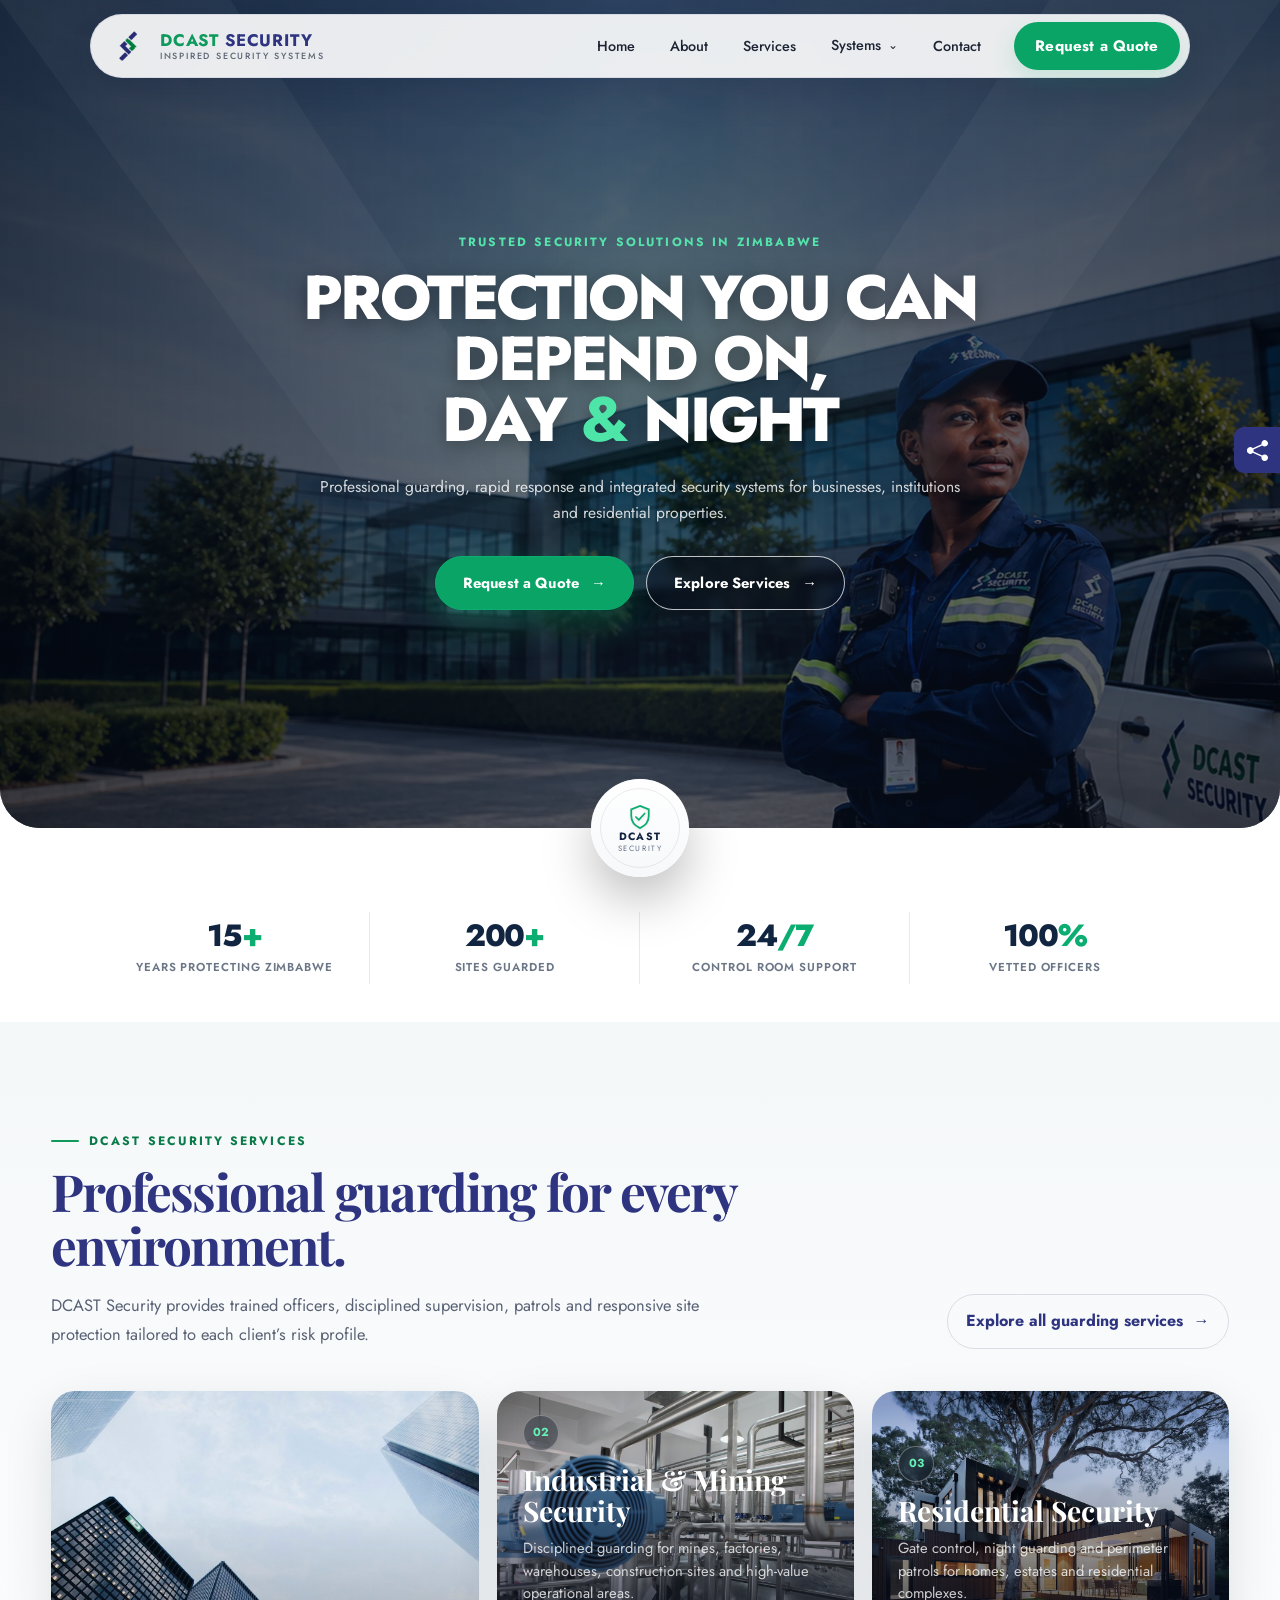
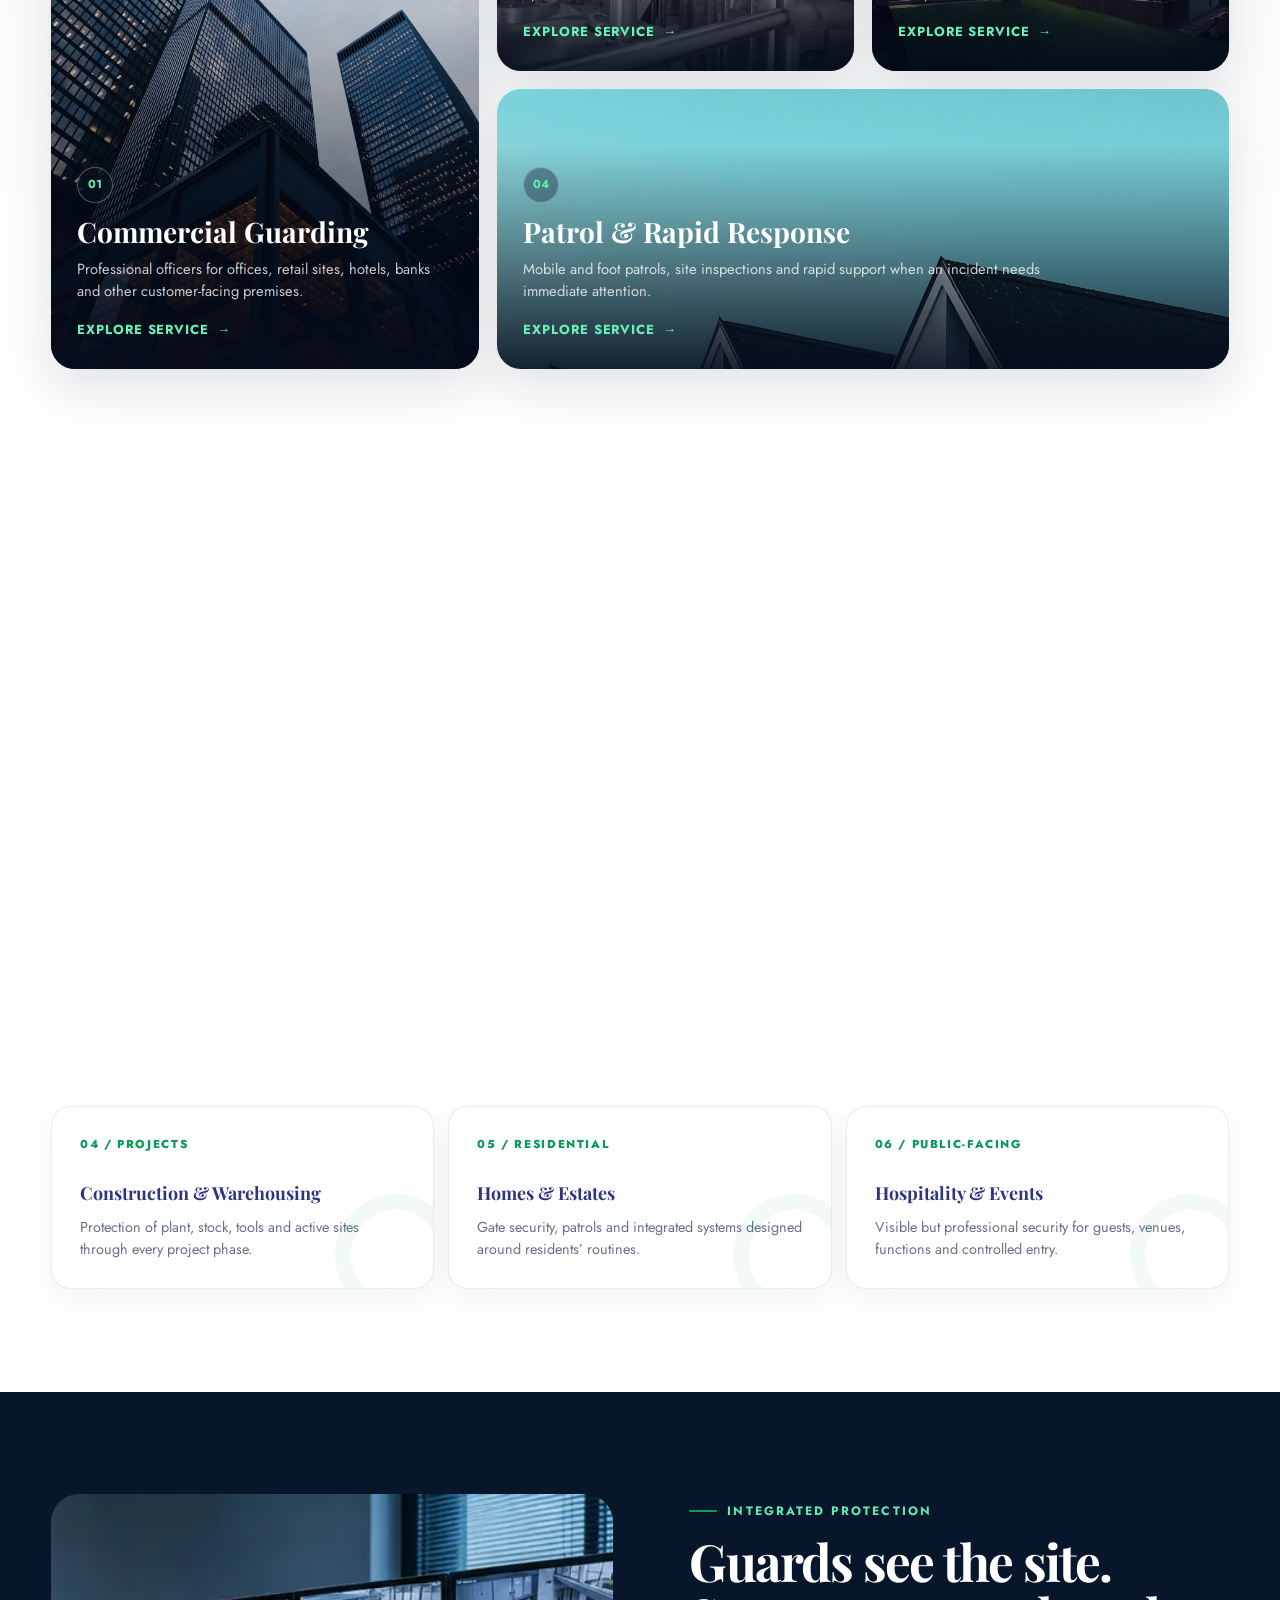
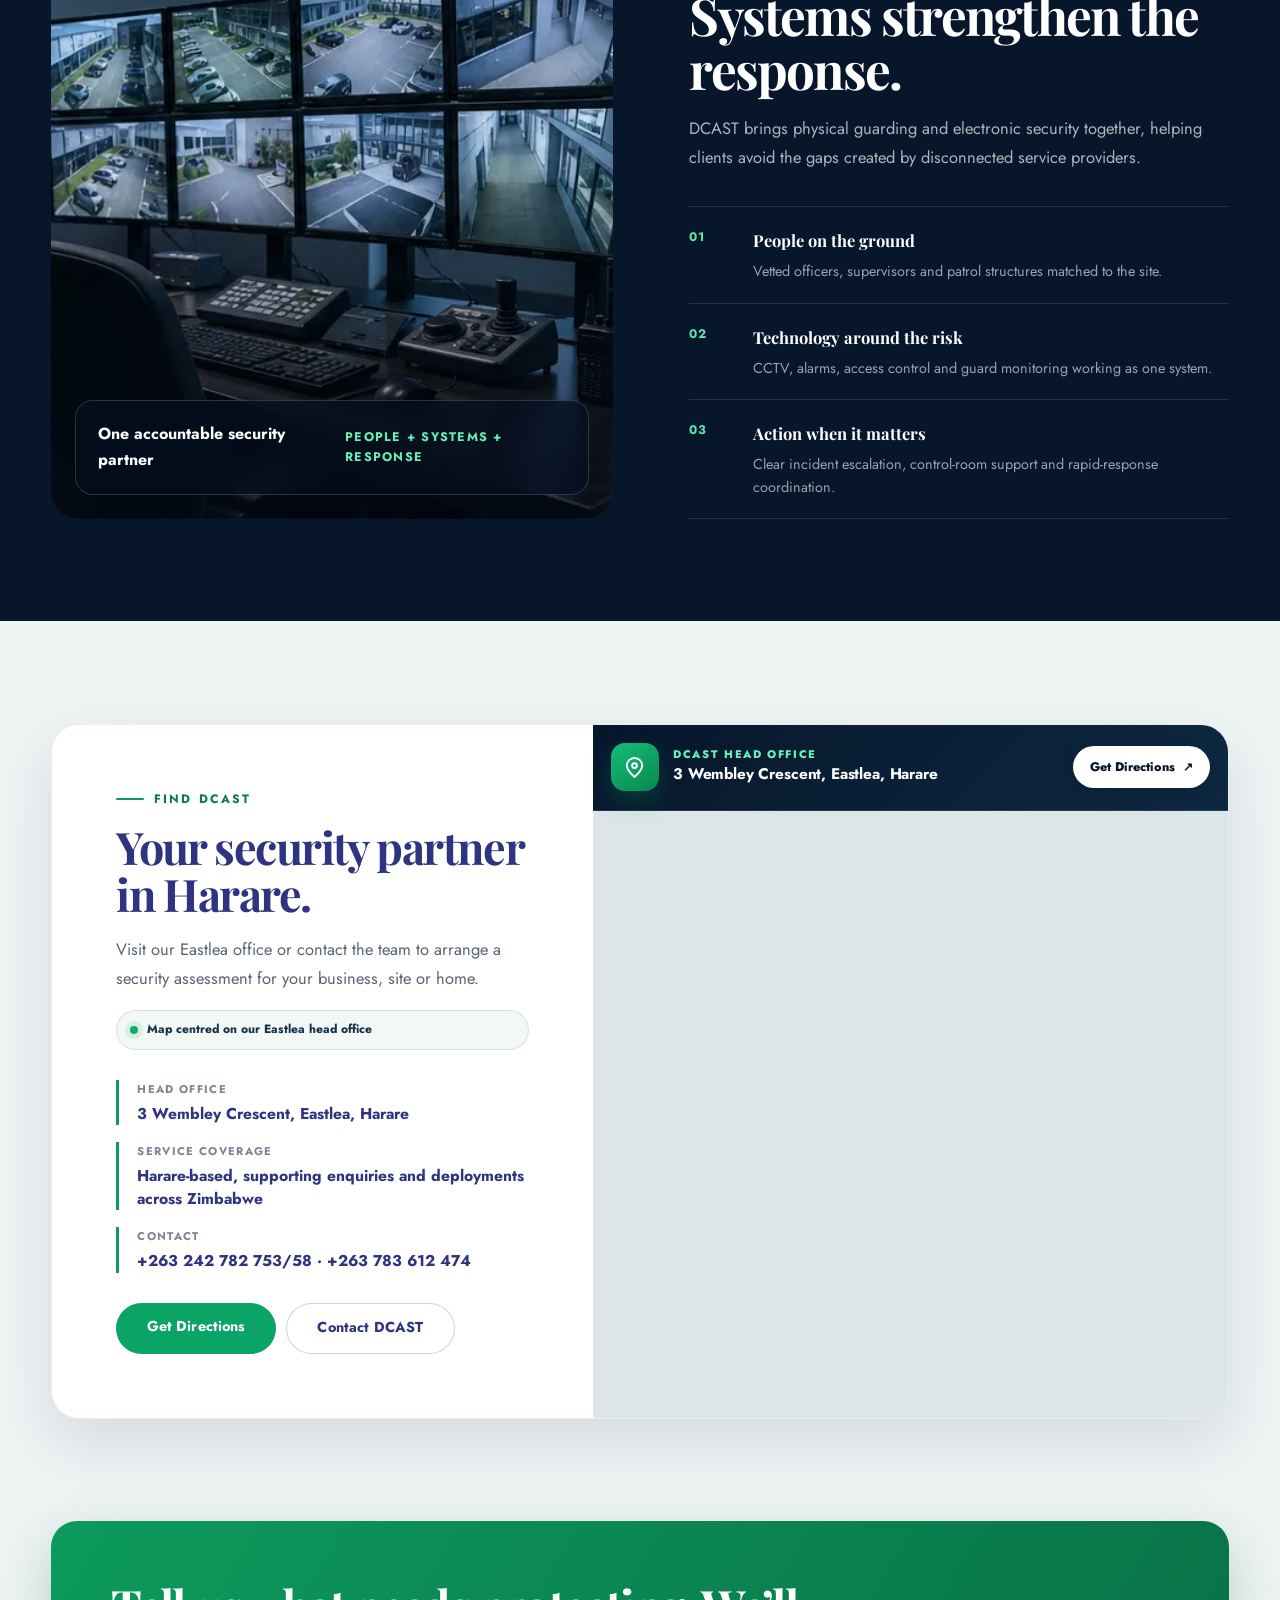
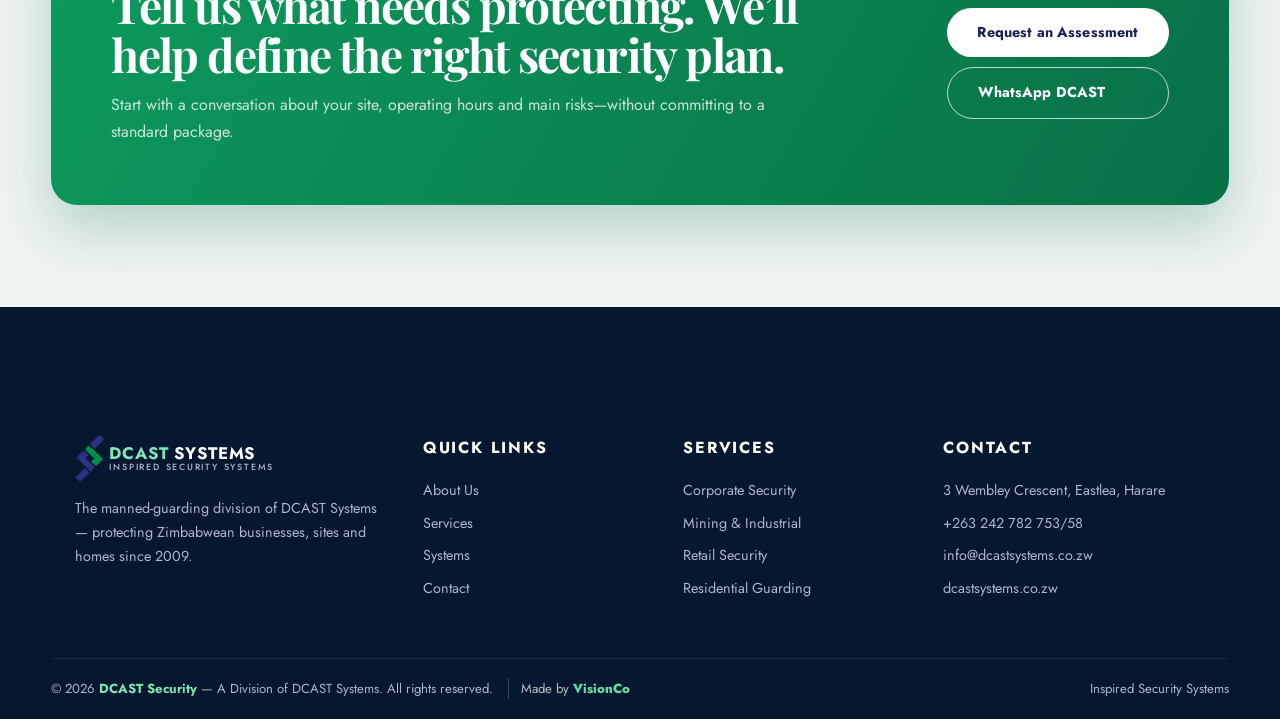
<file: index.html>
<!DOCTYPE html>
<html lang="en">
<head>
<meta charset="UTF-8">
<meta name="viewport" content="width=device-width, initial-scale=1.0">
<title>DCAST Security | Professional Guarding Services — Harare, Zimbabwe</title>
<meta name="description" content="DCAST Security — trusted manned guarding, corporate, mining, retail, construction, residential & event security across Zimbabwe. A division of DCAST Systems.">
<link rel="preconnect" href="https://fonts.googleapis.com">
<link href="https://fonts.googleapis.com/css2?family=Playfair+Display:wght@600;700;800&family=Jost:wght@300;400;500;600;700&display=swap" rel="stylesheet">
<style>
:root{
  --blue:#2e3480;
  --blue-dark:#1d2159;
  --blue-deep:#12143a;
  --green:#0d9a5c;
  --green-dark:#0a7a49;
  --ink:#1c2333;
  --grey:#5c6675;
  --line:#e4e8ee;
  --bg:#f6f8fa;
  --white:#ffffff;
}
*{margin:0;padding:0;box-sizing:border-box}
html{scroll-behavior:smooth}
body{font-family:'Jost',sans-serif;color:var(--ink);background:var(--white);line-height:1.65;overflow-x:hidden}
img{max-width:100%;display:block}
a{text-decoration:none;color:inherit}
.container{width:min(1180px,92%);margin:0 auto}
h1,h2,h3{font-family:'Playfair Display',serif}

/* ===== Floating Dynamic-Island Nav ===== */
.navwrap{position:fixed;top:14px;left:0;right:0;z-index:1000;display:flex;justify-content:center;padding:0 12px;transition:top .3s}
.island{display:flex;align-items:center;gap:.5rem;background:rgba(255,255,255,.9);backdrop-filter:blur(18px);-webkit-backdrop-filter:blur(18px);border:1px solid rgba(46,52,128,.1);border-radius:999px;padding:.45rem .55rem .45rem 1rem;box-shadow:0 10px 40px rgba(18,20,58,.18);max-width:1100px;width:100%;transition:box-shadow .3s,background .3s}
.navwrap.scrolled .island{box-shadow:0 14px 50px rgba(18,20,58,.28);background:rgba(255,255,255,.97)}
.brand{display:flex;align-items:center;gap:.55rem;flex-shrink:0;margin-right:auto}
.brand img{height:38px;width:auto;image-rendering:-webkit-optimize-contrast;filter:drop-shadow(0 1px 2px rgba(18,20,58,.15))}
.brand-name{line-height:1.05;display:flex;flex-direction:column}
.brand-name .n1{font-weight:700;font-size:1.05rem;letter-spacing:.05em;color:var(--green)}
.brand-name .n1 b{color:var(--blue)}
.brand-name .n2{font-size:.56rem;letter-spacing:.2em;text-transform:uppercase;color:var(--grey);font-weight:500}
nav ul{display:flex;list-style:none;gap:.2rem;align-items:center}
nav a{font-weight:500;font-size:.9rem;color:var(--ink);padding:.55rem 1rem;border-radius:999px;transition:all .25s;white-space:nowrap}
nav a:hover,nav a.active{background:rgba(13,154,92,.1);color:var(--green-dark)}
.btn{display:inline-block;padding:.8rem 1.9rem;border-radius:999px;font-weight:600;font-size:.9rem;letter-spacing:.04em;transition:all .3s;cursor:pointer;border:none}
.btn-green{background:var(--green);color:#fff}
.btn-green:hover{background:var(--green-dark);transform:translateY(-2px);box-shadow:0 10px 22px rgba(13,154,92,.35)}
.btn-outline{border:1.5px solid rgba(255,255,255,.75);color:#fff}
.btn-outline:hover{background:#fff;color:var(--blue)}
.island .cta-btn{padding:.65rem 1.5rem;flex-shrink:0}
.burger{display:none;background:var(--blue);border:none;cursor:pointer;flex-direction:column;gap:5px;padding:12px;border-radius:999px;flex-shrink:0}
.burger span{width:20px;height:2px;background:#fff;border-radius:2px;transition:all .3s}
.burger.open span:nth-child(1){transform:translateY(7px) rotate(45deg)}
.burger.open span:nth-child(2){opacity:0}
.burger.open span:nth-child(3){transform:translateY(-7px) rotate(-45deg)}
.mobile-menu{position:fixed;top:80px;left:12px;right:12px;z-index:999;background:rgba(255,255,255,.98);backdrop-filter:blur(18px);border-radius:24px;box-shadow:0 20px 60px rgba(18,20,58,.3);padding:1rem;display:none;flex-direction:column;gap:.2rem;border:1px solid rgba(46,52,128,.1)}
.mobile-menu.open{display:flex}
.mobile-menu a{padding:.9rem 1.2rem;border-radius:14px;font-weight:500;color:var(--ink)}
.mobile-menu a:hover{background:rgba(13,154,92,.1);color:var(--green-dark)}
.mobile-menu .btn{text-align:center;margin-top:.4rem}

/* ===== Hero ===== */
.hero{position:relative;min-height:100vh;display:flex;align-items:center;color:#fff;padding-top:90px}
.hero-bg{position:absolute;inset:0;background:url('https://images.unsplash.com/photo-1521791136064-7986c2920216?q=80&w=1920&auto=format&fit=crop') center/cover;filter:brightness(.9)}
.hero::before{content:'';position:absolute;inset:0;background:linear-gradient(100deg,rgba(18,20,58,.94) 30%,rgba(29,33,89,.72) 60%,rgba(13,154,92,.28))}
.hero .container{position:relative;z-index:2}
.hero-kicker{display:inline-block;font-size:.8rem;letter-spacing:.28em;text-transform:uppercase;color:#7ee6b4;margin-bottom:1.4rem;font-weight:600}
.hero-title{display:flex;align-items:center;gap:1.2rem;flex-wrap:wrap;margin-bottom:.6rem}
.hero-title img{height:clamp(56px,7vw,96px);width:auto;image-rendering:-webkit-optimize-contrast;filter:drop-shadow(0 6px 18px rgba(0,0,0,.45)) brightness(1.12)}
.hero-title h1{font-size:clamp(2.8rem,7vw,5.4rem);line-height:1.02;font-weight:800;color:#fff;text-shadow:0 4px 24px rgba(0,0,0,.5);letter-spacing:.02em}
.hero-title h1 em{font-style:normal;color:#67d9a4}
.hero-sub{font-family:'Playfair Display',serif;font-size:clamp(1.3rem,2.6vw,2.1rem);color:#eef1fb;font-weight:600;max-width:26ch;line-height:1.3;text-shadow:0 3px 16px rgba(0,0,0,.55);margin-bottom:2rem}
.hero-actions{display:flex;gap:1rem;flex-wrap:wrap}
.hero-msg{position:absolute;right:4%;bottom:120px;z-index:2;max-width:420px;text-align:right;font-size:1.05rem;line-height:1.7;color:#f0f3fc;font-weight:400;background:linear-gradient(135deg,rgba(18,20,58,.55),rgba(13,154,92,.25));backdrop-filter:blur(8px);-webkit-backdrop-filter:blur(8px);border:none;border-radius:14px;padding:1.3rem 1.5rem;box-shadow:0 16px 40px rgba(0,0,0,.3)}
.hero-msg .hl{color:#7ee6b4;font-weight:700}
.hero-strip{position:absolute;bottom:0;left:0;right:0;z-index:2;background:rgba(255,255,255,.07);backdrop-filter:blur(12px);border-top:1px solid rgba(255,255,255,.14)}
.hero-strip .container{display:grid;grid-template-columns:repeat(4,1fr);gap:1rem;padding:1.3rem 0}
.stat{text-align:center;border-right:1px solid rgba(255,255,255,.12)}
.stat:last-child{border-right:none}
.stat b{display:block;font-size:1.9rem;font-weight:700;color:#7ee6b4;font-family:'Playfair Display',serif}
.stat span{font-size:.78rem;letter-spacing:.14em;text-transform:uppercase;color:#c3c8e2}

/* ===== Sections ===== */
section{padding:5.5rem 0}
.sec-head{max-width:640px;margin-bottom:3.2rem}
.sec-head.center{margin-left:auto;margin-right:auto;text-align:center}
.kicker{font-size:.78rem;letter-spacing:.28em;text-transform:uppercase;color:var(--green);font-weight:600;display:inline-flex;align-items:center;gap:.6rem}
.kicker::before{content:'';width:30px;height:1.5px;background:var(--green)}
.sec-head.center .kicker::after{content:'';width:30px;height:1.5px;background:var(--green)}
.sec-head h2{font-size:clamp(1.8rem,3.4vw,2.6rem);color:var(--blue-dark);margin:.7rem 0 .8rem;line-height:1.2}
.sec-head p{color:var(--grey)}

/* ===== About ===== */
.about{background:var(--bg)}
.about-grid{display:grid;grid-template-columns:1.05fr 1fr;gap:4rem;align-items:center}
.about-imgs{position:relative}
.about-imgs .main{border-radius:6px;height:460px;width:100%;object-fit:cover;box-shadow:0 24px 60px rgba(18,20,58,.18)}
.about-imgs .badge{position:absolute;bottom:-26px;right:-14px;background:var(--blue);color:#fff;padding:1.4rem 1.6rem;border-radius:6px;box-shadow:0 16px 40px rgba(18,20,58,.3);border-bottom:4px solid var(--green)}
.about-imgs .badge b{font-size:2.2rem;font-family:'Playfair Display',serif;color:#7ee6b4}
.about-imgs .badge span{display:block;font-size:.78rem;letter-spacing:.12em;text-transform:uppercase}
.about-body h2{font-size:clamp(1.8rem,3vw,2.5rem);color:var(--blue-dark);line-height:1.2;margin:.7rem 0 1rem}
.about-body p{color:var(--grey);margin-bottom:1rem}
.checks{list-style:none;margin:1.4rem 0 2rem;display:grid;grid-template-columns:1fr 1fr;gap:.7rem}
.checks li{display:flex;gap:.6rem;align-items:flex-start;font-weight:500;font-size:.95rem}
.checks li::before{content:'✓';color:#fff;background:var(--green);width:20px;height:20px;border-radius:50%;display:grid;place-items:center;font-size:.7rem;flex-shrink:0;margin-top:3px}

/* ===== Services ===== */
.svc-grid{display:grid;grid-template-columns:repeat(3,1fr);gap:1.6rem}
.svc{background:#fff;border:1px solid var(--line);border-radius:6px;overflow:hidden;transition:transform .35s,box-shadow .35s;position:relative}
.svc:hover{transform:translateY(-8px);box-shadow:0 22px 50px rgba(18,20,58,.14)}
.svc .ph{height:210px;overflow:hidden;position:relative}
.svc .ph img{width:100%;height:100%;object-fit:cover;transition:transform .6s}
.svc:hover .ph img{transform:scale(1.08)}
.svc .ph::after{content:'';position:absolute;inset:0;background:linear-gradient(to top,rgba(18,20,58,.55),transparent 55%)}
.svc .num{position:absolute;top:14px;left:14px;z-index:2;background:rgba(255,255,255,.92);color:var(--blue);font-weight:700;font-size:.8rem;padding:.25rem .6rem;border-radius:3px;letter-spacing:.1em}
.svc .body{padding:1.5rem 1.5rem 1.7rem;border-top:3px solid var(--green)}
.svc h3{font-size:1.18rem;color:var(--blue-dark);margin-bottom:.5rem}
.svc p{color:var(--grey);font-size:.92rem}
.svc .more{display:inline-flex;align-items:center;gap:.4rem;margin-top:1rem;font-weight:600;font-size:.85rem;color:var(--green);letter-spacing:.05em}
.svc .more:hover{gap:.7rem}

/* ===== Systems band ===== */
.systems{position:relative;color:#fff;background:url('https://images.unsplash.com/photo-1557597774-9d273605dfa9?q=80&w=1920&auto=format&fit=crop') center/cover fixed}
.systems::before{content:'';position:absolute;inset:0;background:linear-gradient(120deg,rgba(18,20,58,.95),rgba(29,33,89,.86))}
.systems .container{position:relative;z-index:2}
.systems .sec-head h2{color:#fff}
.systems .sec-head p{color:#c3c8e2}
.sys-grid{display:grid;grid-template-columns:repeat(4,1fr);gap:1.4rem}
.sys{background:rgba(255,255,255,.06);border:1px solid rgba(255,255,255,.14);border-radius:6px;padding:1.8rem 1.5rem;transition:all .3s;backdrop-filter:blur(6px)}
.sys:hover{background:rgba(13,154,92,.16);border-color:var(--green);transform:translateY(-6px)}
.sys .ico{font-size:1.9rem;margin-bottom:.9rem}
.sys h3{font-family:'Jost',sans-serif;font-size:1.02rem;font-weight:600;margin-bottom:.4rem;color:#fff}
.sys p{font-size:.86rem;color:#c3c8e2;font-weight:300}

/* ===== Why us ===== */
.why-grid{display:grid;grid-template-columns:repeat(3,1fr);gap:2.2rem}
.why{padding:2rem 1.6rem;border-radius:6px;border:1px solid var(--line);transition:all .3s;background:#fff}
.why:hover{border-color:var(--green);box-shadow:0 16px 40px rgba(18,20,58,.1)}
.why .ico{width:54px;height:54px;border-radius:6px;background:linear-gradient(135deg,var(--blue),var(--blue-dark));color:#7ee6b4;display:grid;place-items:center;font-size:1.4rem;margin-bottom:1.1rem}
.why h3{font-family:'Jost',sans-serif;font-size:1.08rem;font-weight:600;color:var(--blue-dark);margin-bottom:.4rem}
.why p{font-size:.92rem;color:var(--grey)}

/* ===== CTA ===== */
.cta{position:relative;color:#fff;background:url('https://images.unsplash.com/photo-1454165804606-c3d57bc86b40?q=80&w=1920&auto=format&fit=crop') center/cover fixed;padding:5rem 0}
.cta::before{content:'';position:absolute;inset:0;background:linear-gradient(90deg,rgba(10,122,73,.94),rgba(18,20,58,.9))}
.cta .container{position:relative;z-index:2;display:flex;justify-content:space-between;align-items:center;gap:2rem;flex-wrap:wrap}
.cta h2{font-size:clamp(1.6rem,3vw,2.3rem);max-width:24ch;line-height:1.25}
.cta .btns{display:flex;gap:1rem;flex-wrap:wrap}
.btn-white{background:#fff;color:var(--blue-dark)}
.btn-white:hover{transform:translateY(-2px);box-shadow:0 10px 24px rgba(0,0,0,.25)}

/* ===== Contact ===== */
.contact{background:var(--bg)}
.contact-grid{display:grid;grid-template-columns:1fr 1.15fr;gap:3.5rem;align-items:start}
.c-item{display:flex;gap:1rem;margin-bottom:1.6rem}
.c-item .ico{width:48px;height:48px;flex-shrink:0;border-radius:6px;background:var(--blue);color:#7ee6b4;display:grid;place-items:center;font-size:1.15rem}
.c-item h4{font-size:.98rem;color:var(--blue-dark)}
.c-item p,.c-item a{color:var(--grey);font-size:.92rem}
.c-item a:hover{color:var(--green)}
.form-card{background:#fff;border-radius:6px;padding:2.4rem;box-shadow:0 20px 50px rgba(18,20,58,.1);border-top:4px solid var(--green)}
.form-card h3{color:var(--blue-dark);margin-bottom:1.4rem;font-size:1.4rem}
.frow{display:grid;grid-template-columns:1fr 1fr;gap:1rem;margin-bottom:1rem}
.form-card input,.form-card select,.form-card textarea{width:100%;padding:.85rem 1rem;border:1px solid var(--line);border-radius:4px;font-family:inherit;font-size:.92rem;background:var(--bg);outline:none;transition:border .2s}
.form-card input:focus,.form-card select:focus,.form-card textarea:focus{border-color:var(--green)}
.form-card textarea{resize:vertical;min-height:110px;margin-bottom:1rem}

/* ===== Footer ===== */
footer{background:var(--blue-deep);color:#aeb3d4;padding:4rem 0 0;font-size:.9rem}
.foot-grid{display:grid;grid-template-columns:1.4fr 1fr 1fr 1.2fr;gap:2.5rem;padding-bottom:3rem}
footer h4{color:#fff;font-family:'Jost',sans-serif;font-size:1rem;letter-spacing:.08em;text-transform:uppercase;margin-bottom:1.1rem}
footer ul{list-style:none}
footer li{margin-bottom:.55rem}
footer a:hover{color:#7ee6b4}
.foot-logo{display:flex;align-items:center;gap:.6rem;margin-bottom:1rem}
.foot-logo img{height:42px;width:auto;image-rendering:-webkit-optimize-contrast;filter:brightness(1.15)}
.foot-logo .brand-name .n1{color:#7ee6b4}
.foot-logo .brand-name .n1 b{color:#fff}
.foot-logo .brand-name .n2{color:#aeb3d4}
.foot-bottom{border-top:1px solid rgba(255,255,255,.1);padding:1.2rem 0;display:flex;justify-content:space-between;gap:1rem;flex-wrap:wrap;font-size:.82rem}
.foot-bottom b{color:#7ee6b4}

/* ===== Reveal ===== */
.reveal{opacity:0;transform:translateY(28px);transition:opacity .7s ease,transform .7s ease}
.reveal.in{opacity:1;transform:none}

/* ===== Responsive ===== */
@media(max-width:1080px){
  nav ul{gap:0}
  nav a{padding:.55rem .7rem;font-size:.85rem}
}
@media(max-width:980px){
  .svc-grid,.why-grid{grid-template-columns:repeat(2,1fr)}
  .sys-grid{grid-template-columns:repeat(2,1fr)}
  .about-grid,.contact-grid{grid-template-columns:1fr}
  .foot-grid{grid-template-columns:1fr 1fr}
  .hero-strip .container{grid-template-columns:repeat(2,1fr)}
  .stat{border:none;padding:.4rem 0}
  nav{display:none}
  .island .cta-btn{display:none}
  .burger{display:flex}
  .island{max-width:520px}
}
@media(max-width:1200px){
  .hero-msg{position:static;max-width:560px;text-align:left;margin:2.2rem auto 0;margin-left:4%}
}
@media(max-width:720px){
  .svc-grid,.why-grid,.sys-grid,.frow,.checks{grid-template-columns:1fr}
  .navwrap{top:10px}
  .brand img{height:32px}
  .brand-name .n1{font-size:.95rem}
  .hero{min-height:100svh;padding-bottom:2rem}
  .hero-msg{margin:2rem 4% 7rem;font-size:.98rem}
  .hero-title{gap:.8rem}
}

/* DCAST_FSS_WIDGET_20260803 */
:root {
  --fss-size: 46px;
  --fss-icon: 20px;
  --fss-gap: 8px;
}

.fss-widget,
.fss-widget * {
  box-sizing: border-box;
}

.fss-widget {
  position: fixed;
  top: 50%;
  right: 0;
  transform: translateY(-50%);
  z-index: 9999;
  display: flex;
  flex-direction: column;
  align-items: flex-end;
  font-family: Arial, Helvetica, sans-serif;
  padding-right: env(safe-area-inset-right, 0);
}

.fss-toggle {
  position: relative;
  width: var(--fss-size);
  height: var(--fss-size);
  min-width: 44px;
  min-height: 44px;
  display: flex;
  align-items: center;
  justify-content: center;
  background: #1877f2;
  border: 0;
  border-radius: 8px 0 0 8px;
  cursor: pointer;
  box-shadow: -2px 2px 8px rgba(0,0,0,.25);
  transition: background .25s ease;
}

.fss-toggle:hover,
.fss-toggle:focus-visible {
  background: #145dc4;
}

.fss-toggle:focus-visible,
.fss-icon:focus-visible {
  outline: 3px solid rgba(126,230,180,.95);
  outline-offset: 2px;
}

.fss-toggle svg {
  width: var(--fss-icon);
  height: var(--fss-icon);
  fill: #fff;
  transition: transform .3s ease;
}

.fss-widget.open .fss-toggle svg {
  transform: rotate(90deg);
}

.fss-tooltip {
  position: absolute;
  right: calc(100% + 8px);
  top: 50%;
  transform: translateY(-50%);
  padding: 5px 10px;
  border-radius: 4px;
  background: #1a1a1a;
  color: #fff;
  font-size: 13px;
  line-height: 1.3;
  white-space: nowrap;
  opacity: 0;
  pointer-events: none;
  transition: opacity .2s ease;
}

.fss-toggle:hover .fss-tooltip,
.fss-toggle:focus-visible .fss-tooltip {
  opacity: 1;
}

.fss-panel {
  display: flex;
  flex-direction: column;
  gap: var(--fss-gap);
  max-height: 0;
  margin-top: 0;
  overflow: hidden;
  opacity: 0;
  transform: translateX(20px);
  transition:
    max-height .35s ease,
    opacity .25s ease,
    transform .25s ease,
    margin .25s ease;
}

.fss-widget.open .fss-panel {
  max-height: 80vh;
  max-height: 80dvh;
  margin-top: var(--fss-gap);
  overflow-y: auto;
  opacity: 1;
  transform: translateX(0);
}

.fss-icon {
  width: var(--fss-size);
  height: var(--fss-size);
  min-width: 44px;
  min-height: 44px;
  display: flex;
  flex-shrink: 0;
  align-items: center;
  justify-content: center;
  border-radius: 8px 0 0 8px;
  text-decoration: none;
  box-shadow: -2px 2px 8px rgba(0,0,0,.2);
  transition: transform .2s ease, filter .2s ease;
}

.fss-icon:hover,
.fss-icon:focus-visible {
  transform: translateX(-6px);
  filter: brightness(1.1);
}

.fss-icon svg {
  width: var(--fss-icon);
  height: var(--fss-icon);
  fill: #fff;
}

.fss-facebook {
  background: #3b5998;
}

.fss-twitter {
  background: #000;
}

.fss-whatsapp {
  background: #25d366;
}

.fss-linkedin {
  background: #0077b5;
}

.fss-telegram {
  background: #229ed9;
}

.fss-email {
  background: #7f8c8d;
}

@media (max-width: 768px) {
  :root {
    --fss-size: 42px;
    --fss-icon: 18px;
    --fss-gap: 6px;
  }
}

@media (max-width: 480px) {
  :root {
    --fss-size: 44px;
    --fss-icon: 18px;
    --fss-gap: 6px;
  }

  .fss-tooltip {
    display: none;
  }
}

@media (prefers-reduced-motion: reduce) {
  .fss-toggle svg,
  .fss-panel,
  .fss-icon {
    transition: none;
  }
}


/* DCAST_MOBILE_HERO_OPTIMISATION_START */
@media (max-width: 899px) {

  html,
  body {
    max-width: 100%;
    overflow-x: hidden;
  }

  .hero {
    position: relative;
    display: flex;
    min-height: 100svh;
    height: auto;
    align-items: flex-end;
    justify-content: flex-end;
    padding: 112px 0 calc(24px + env(safe-area-inset-bottom));
    color: #fff;
    overflow: hidden;
  }

  .hero-bg {
    background-position: center center !important;
    background-size: cover !important;
  }

  .hero::before {
    background:
      linear-gradient(
        180deg,
        rgba(18,20,58,.16) 0%,
        rgba(18,20,58,.28) 35%,
        rgba(10,15,32,.66) 70%,
        rgba(6,10,24,.92) 100%
      ) !important;
  }

  .hero > .container {
    position: relative;
    z-index: 3;
    width: min(92%, 560px);
    margin: 0 auto;
    padding: 0;
    display: flex;
    flex-direction: column;
    align-items: flex-start;
    justify-content: flex-end;
  }

  .hero-kicker {
    display: inline-flex;
    width: auto;
    max-width: 100%;
    align-items: center;
    gap: .62rem;
    margin: 0 0 1rem;
    padding: .58rem .78rem;
    border: 1px solid rgba(126,230,180,.38);
    border-radius: 999px;
    background: rgba(18,20,58,.68);
    color: #9af0c7;
    font-size: clamp(.66rem, 2.8vw, .76rem);
    line-height: 1.45;
    letter-spacing: .12em;
    text-transform: uppercase;
    white-space: normal;
    text-shadow: 0 2px 12px rgba(0,0,0,.5);
    box-shadow: 0 10px 28px rgba(0,0,0,.18);
    backdrop-filter: blur(9px);
    -webkit-backdrop-filter: blur(9px);
  }

  .hero-title {
    display: block;
    width: 100%;
    margin: 0 0 .7rem;
  }

  .hero-title img {
    display: none !important;
  }

  .hero-title h1 {
    width: 100%;
    max-width: 100%;
    margin: 0;
    color: #fff;
    font-size: clamp(3.2rem, 15vw, 5.2rem);
    font-weight: 800;
    line-height: .91;
    letter-spacing: -.025em;
    overflow-wrap: normal;
    word-break: normal;
    text-shadow: 0 5px 24px rgba(0,0,0,.48);
  }

  .hero-title h1 em {
    display: block;
    margin-top: .08em;
    color: #4ee6a8;
    font-style: normal;
  }

  .hero-sub {
    width: 100%;
    max-width: 22ch;
    margin: .35rem 0 0;
    color: #fff;
    font-size: clamp(1.22rem, 5.4vw, 1.65rem);
    font-weight: 600;
    line-height: 1.27;
    text-shadow: 0 3px 18px rgba(0,0,0,.62);
  }

  .hero-actions {
    width: 100%;
    margin-top: 1.55rem;
    display: flex;
    flex-direction: column;
    gap: .78rem;
  }

  .hero-actions .btn {
    width: 100%;
    min-height: 54px;
    display: inline-flex;
    align-items: center;
    justify-content: center;
    padding: .95rem 1.25rem;
    border-radius: 999px;
    font-size: .96rem;
    line-height: 1.3;
    text-align: center;
  }

  .hero-actions .btn-green {
    box-shadow: 0 12px 30px rgba(13,154,92,.34);
  }

  .hero-actions .btn-outline {
    background: rgba(18,20,58,.36);
    border-color: rgba(255,255,255,.72);
    backdrop-filter: blur(8px);
    -webkit-backdrop-filter: blur(8px);
  }

  .hero-msg {
    display: none !important;
  }

  .hero-strip {
    position: relative;
    inset: auto;
    z-index: 3;
    width: min(92%, 560px);
    margin: 1.4rem auto 0;
    border: 1px solid rgba(255,255,255,.14);
    border-radius: 18px;
    background: rgba(18,20,58,.52);
    overflow: hidden;
    backdrop-filter: blur(12px);
    -webkit-backdrop-filter: blur(12px);
  }

  .hero-strip .container {
    width: 100%;
    display: grid;
    grid-template-columns: repeat(2, minmax(0, 1fr));
    gap: 0;
    padding: .65rem;
  }

  .hero-strip .stat {
    min-width: 0;
    padding: .72rem .35rem;
    border-right: 0;
    border-bottom: 1px solid rgba(255,255,255,.1);
  }

  .hero-strip .stat:nth-last-child(-n+2) {
    border-bottom: 0;
  }

  .hero-strip .stat b {
    font-size: 1.42rem;
    line-height: 1.1;
  }

  .hero-strip .stat span {
    display: block;
    margin-top: .28rem;
    font-size: .62rem;
    line-height: 1.35;
    letter-spacing: .1em;
  }
}

@media (max-width: 380px) {

  .hero {
    padding-top: 104px;
  }

  .hero > .container,
  .hero-strip {
    width: 90%;
  }

  .hero-title h1 {
    font-size: clamp(2.8rem, 14.5vw, 4rem);
  }

  .hero-sub {
    font-size: 1.12rem;
  }

  .hero-actions .btn {
    min-height: 50px;
    padding: .85rem 1rem;
    font-size: .9rem;
  }
}
/* DCAST_MOBILE_HERO_OPTIMISATION_END */


/* DCAST_MOBILE_HERO_CLEANUP_20260803 */
@media (max-width: 899px) {

  .hero-kicker {
    width: auto !important;
    max-width: min(100%, 360px) !important;
    margin: 0 0 1rem !important;
    padding: .82rem 1rem !important;
    border: 1px solid rgba(255,255,255,.18) !important;
    border-radius: 18px !important;
    background: rgba(20,24,58,.68) !important;
    color: #ffffff !important;
    font-size: clamp(.76rem, 3.2vw, .9rem) !important;
    font-weight: 800 !important;
    line-height: 1.4 !important;
    letter-spacing: .08em !important;
    text-transform: uppercase !important;
    white-space: normal !important;
    text-shadow: 0 2px 10px rgba(0,0,0,.4) !important;
    box-shadow: 0 10px 24px rgba(0,0,0,.18) !important;
    backdrop-filter: blur(10px) !important;
    -webkit-backdrop-filter: blur(10px) !important;
  }

  .hero-kicker::before {
    background: #ffffff !important;
    box-shadow: 0 0 0 4px rgba(255,255,255,.14) !important;
  }

  .hero-strip {
    display: none !important;
  }
}


/* DCAST_OFFICIAL_SOCIAL_PROFILES_20260803 */

.dcast-profile-widget,
.dcast-profile-widget * {
  box-sizing: border-box;
}

.dcast-profile-widget {
  position: fixed;
  top: 50%;
  right: 0;
  z-index: 9999;
  display: flex;
  flex-direction: column;
  align-items: flex-end;
  transform: translateY(-50%);
  padding-right: env(safe-area-inset-right, 0);
  font-family: Arial, Helvetica, sans-serif;
}

.dcast-profile-toggle {
  position: relative;
  width: 46px;
  height: 46px;
  min-width: 44px;
  min-height: 44px;
  display: flex;
  align-items: center;
  justify-content: center;
  border: 0;
  border-radius: 10px 0 0 10px;
  background: #2e3480;
  color: #fff;
  cursor: pointer;
  box-shadow: -3px 4px 14px rgba(18,20,58,.28);
  transition:
    background .22s ease,
    transform .22s ease;
}

.dcast-profile-toggle:hover,
.dcast-profile-toggle:focus-visible {
  background: #1d2159;
}

.dcast-profile-toggle:focus-visible,
.dcast-profile-link:focus-visible {
  outline: 3px solid #67d9a4;
  outline-offset: 2px;
}

.dcast-profile-toggle svg {
  width: 21px;
  height: 21px;
  fill: currentColor;
  transition: transform .28s ease;
}

.dcast-profile-widget.open .dcast-profile-toggle svg {
  transform: rotate(90deg);
}

.dcast-profile-tooltip {
  position: absolute;
  top: 50%;
  right: calc(100% + 9px);
  transform: translateY(-50%);
  padding: 6px 10px;
  border-radius: 5px;
  background: #12143a;
  color: #fff;
  font-size: 12px;
  font-weight: 700;
  line-height: 1.2;
  white-space: nowrap;
  opacity: 0;
  visibility: hidden;
  pointer-events: none;
  transition: opacity .2s ease, visibility .2s ease;
}

.dcast-profile-toggle:hover .dcast-profile-tooltip,
.dcast-profile-toggle:focus-visible .dcast-profile-tooltip {
  opacity: 1;
  visibility: visible;
}

.dcast-profile-panel {
  display: flex;
  flex-direction: column;
  gap: 7px;
  max-height: 0;
  margin-top: 0;
  overflow: hidden;
  opacity: 0;
  transform: translateX(18px);
  transition:
    max-height .3s ease,
    margin .25s ease,
    opacity .22s ease,
    transform .22s ease;
}

.dcast-profile-widget.open .dcast-profile-panel {
  max-height: 420px;
  margin-top: 8px;
  opacity: 1;
  transform: translateX(0);
}

.dcast-profile-link {
  position: relative;
  width: 46px;
  height: 46px;
  min-width: 44px;
  min-height: 44px;
  display: flex;
  flex-shrink: 0;
  align-items: center;
  justify-content: center;
  border-radius: 10px 0 0 10px;
  color: #fff;
  text-decoration: none;
  box-shadow: -3px 4px 12px rgba(18,20,58,.22);
  transition:
    transform .2s ease,
    filter .2s ease;
}

.dcast-profile-link:hover,
.dcast-profile-link:focus-visible {
  transform: translateX(-6px);
  filter: brightness(1.08);
}

.dcast-profile-link svg {
  width: 21px;
  height: 21px;
  display: block;
  fill: currentColor;
}

.dcast-profile-name {
  position: absolute;
  top: 0;
  right: 100%;
  height: 46px;
  min-width: 112px;
  display: flex;
  align-items: center;
  justify-content: center;
  padding: 0 14px;
  border-radius: 8px 0 0 8px;
  background: inherit;
  color: #fff;
  font-size: 12px;
  font-weight: 700;
  white-space: nowrap;
  opacity: 0;
  visibility: hidden;
  transform: translateX(8px);
  transition:
    opacity .2s ease,
    visibility .2s ease,
    transform .2s ease;
  pointer-events: none;
}

.dcast-profile-link:hover .dcast-profile-name,
.dcast-profile-link:focus-visible .dcast-profile-name {
  opacity: 1;
  visibility: visible;
  transform: translateX(0);
}

.dcast-profile-facebook {
  background: #1877f2;
}

.dcast-profile-instagram {
  background:
    linear-gradient(
      135deg,
      #833ab4 0%,
      #c13584 35%,
      #e1306c 58%,
      #fd1d1d 75%,
      #fcb045 100%
    );
}

.dcast-profile-x {
  background: #050505;
}

.dcast-profile-linkedin {
  background: #0a66c2;
}

.dcast-profile-whatsapp {
  background: #25d366;
}

@media (max-width: 720px) {
  .dcast-profile-toggle,
  .dcast-profile-link {
    width: 44px;
    height: 44px;
  }

  .dcast-profile-link svg,
  .dcast-profile-toggle svg {
    width: 19px;
    height: 19px;
  }

  .dcast-profile-name,
  .dcast-profile-tooltip {
    display: none;
  }
}

@media (prefers-reduced-motion: reduce) {
  .dcast-profile-toggle,
  .dcast-profile-toggle svg,
  .dcast-profile-panel,
  .dcast-profile-link,
  .dcast-profile-name {
    transition: none;
  }
}


/* DCAST_BOOTSTRAP_ICON_REPAIR_20260803 */

.dcast-profile-link .dcast-bootstrap-icon,
.dcast-profile-toggle .dcast-bootstrap-icon {
  width: 21px;
  height: 21px;
  display: block;
  object-fit: contain;
  filter: brightness(0) invert(1);
  pointer-events: none;
}

.c-item .dcast-contact-bootstrap-icon {
  width: 22px;
  height: 22px;
  display: block;
  object-fit: contain;
  filter: brightness(0) invert(1);
  pointer-events: none;
}

@media (max-width: 720px) {
  .dcast-profile-link .dcast-bootstrap-icon,
  .dcast-profile-toggle .dcast-bootstrap-icon {
    width: 19px;
    height: 19px;
  }

  .c-item .dcast-contact-bootstrap-icon {
    width: 20px;
    height: 20px;
  }
}

</style>

<link rel="icon" type="image/png" sizes="32x32" href="/favicon-32x32.png?v=20260803-1503">
<link rel="icon" type="image/png" sizes="16x16" href="/favicon-16x16.png?v=20260803-1503">
<link rel="shortcut icon" type="image/x-icon" href="/favicon.ico?v=20260803-1503">
<link rel="apple-touch-icon" sizes="180x180" href="/apple-touch-icon.png?v=20260803-1503">
<link rel="stylesheet" href="/assets/css/dcast-current-contact-20260806-083753.css">
<link rel="stylesheet" href="/assets/css/visionco-footer-credit.css?v=20260804-083639">
<link rel="stylesheet" href="/assets/css/dcast-home-hero-image-only-20260804-140228.css">
<link rel="stylesheet" href="/assets/css/dcast-final-premium-polish-20260824-134615.css">
<link rel="stylesheet" href="/assets/css/dcast-footer-text-alignment-20260824.css">
<link rel="stylesheet" href="/assets/css/dcast-footer-logo-refine-20260907.css?v=20260907-065000">
<link rel="stylesheet" href="/assets/css/dcast-home-guarding-hero-preview-20260826-134527.css">
<link rel="stylesheet" href="/assets/css/dcast-global-hero-scrollfx-20260826.css?v=20260826-144800">
<link rel="stylesheet" href="/assets/css/dcast-home-approved-hero-20260826-150509.css">
<link rel="stylesheet" href="/assets/css/dcast-home-extended-sky-hd-20260827-082537.css">
<link rel="stylesheet" href="/assets/css/dcast-home-crisp-20260827-095705.css">
<link rel="stylesheet" href="/assets/css/dcast-home-new-guard-20260827.css?v=20260827-165700">
<link rel="stylesheet" href="/assets/css/dcast-home-video-template-20260827.css?v=20260827-172200">
<link rel="stylesheet" href="/assets/css/dcast-home-template-corrections-20260830.css?v=20260830-184100">
<link rel="stylesheet" href="/assets/css/dcast-global-navbar-consistency-20260830.css?v=20260830-184700">
<link rel="icon" type="image/png" sizes="512x512" href="/assets/images/dcast-logo-mark-refined-20260830.png?v=20260830-190000">
<link rel="shortcut icon" type="image/png" href="/assets/images/dcast-logo-mark-refined-20260830.png?v=20260830-190000">
<link rel="apple-touch-icon" sizes="180x180" href="/assets/images/apple-touch-icon-20260830.png?v=20260830-190000">
<link rel="stylesheet" href="/assets/css/dcast-logo-alignment-20260830.css?v=20260830-190000">
<link rel="icon" type="image/png" sizes="32x32" href="/assets/images/dcast-favicon-white-32-20260830.png?v=20260830-191200">
<link rel="icon" type="image/png" sizes="192x192" href="/assets/images/dcast-favicon-white-192-20260830.png?v=20260830-191200">
<link rel="icon" type="image/png" sizes="512x512" href="/assets/images/dcast-favicon-white-512-20260830.png?v=20260830-191200">
<link rel="shortcut icon" type="image/png" href="/assets/images/dcast-favicon-white-32-20260830.png?v=20260830-191200">
<link rel="apple-touch-icon" sizes="180x180" href="/assets/images/dcast-apple-touch-white-180-20260830.png?v=20260830-191200">
<link rel="manifest" href="/site.webmanifest?v=20260830-191200">
<meta name="theme-color" content="#0A1733">
<link rel="stylesheet" href="/assets/css/dcast-home-client-focus-20260830.css?v=20260830-192200">
<link rel="stylesheet" href="/assets/css/dcast-home-premium-map-20260830.css?v=20260830-193100">
<link rel="stylesheet" href="/assets/css/dcast-systems-service-navigation-20260831.css?v=20260831-122000">
<script src="/assets/js/dcast-systems-service-navigation-20260831.js?v=20260831-120800" defer></script>
<link rel="stylesheet" href="/assets/css/dcast-seal-shimmer-20260831.css?v=20260831-131300">
<script defer src="/assets/js/dcast-seal-shimmer-20260831.js?v=20260831-131300"></script>
<link rel="stylesheet" href="/assets/css/dcast-seal-pulse-glow-20260907.css?v=20260907-064200">

<link rel="stylesheet" href="/assets/css/dcast-mobile-unified-20260901.css?v=20260901-140000">
</head>
<body>

<!-- DCAST_OFFICIAL_SOCIAL_PROFILES_20260803 -->
<div class="dcast-profile-widget"
     id="dcastProfileWidget">

  <div class="dcast-profile-panel"
       id="dcastProfilePanel">

    <a class="dcast-profile-link dcast-profile-facebook"
       href="https://www.facebook.com/61557648856091"
       target="_blank"
       rel="noopener noreferrer"
       aria-label="Open DCAST Systems on Facebook">
      <img class="dcast-bootstrap-icon" src="/assets/icons/bootstrap-icons/facebook.svg" alt="" aria-hidden="true" width="22" height="22">
<span class="dcast-profile-name">Facebook</span>
    </a>

    <a class="dcast-profile-link dcast-profile-instagram"
       href="https://www.instagram.com/dcast.systems/"
       target="_blank"
       rel="noopener noreferrer"
       aria-label="Open DCAST Systems on Instagram">
      <img class="dcast-bootstrap-icon" src="/assets/icons/bootstrap-icons/instagram.svg" alt="" aria-hidden="true" width="22" height="22">
<span class="dcast-profile-name">Instagram</span>
    </a>

    <a class="dcast-profile-link dcast-profile-x"
       href="https://x.com/Dcast_Systems"
       target="_blank"
       rel="noopener noreferrer"
       aria-label="Open DCAST Systems on X">
      <img class="dcast-bootstrap-icon" src="/assets/icons/bootstrap-icons/twitter-x.svg" alt="" aria-hidden="true" width="22" height="22">
<span class="dcast-profile-name">X / Twitter</span>
    </a>

    <a class="dcast-profile-link dcast-profile-linkedin"
       href="https://www.linkedin.com/company/dcast-security-systems/"
       target="_blank"
       rel="noopener noreferrer"
       aria-label="Open DCAST Security Systems on LinkedIn">
      <img class="dcast-bootstrap-icon" src="/assets/icons/bootstrap-icons/linkedin.svg" alt="" aria-hidden="true" width="22" height="22">
<span class="dcast-profile-name">LinkedIn</span>
    </a>

    <a class="dcast-profile-link dcast-profile-whatsapp"
       href="https://wa.me/263783612474"
       target="_blank"
       rel="noopener noreferrer"
       aria-label="Contact DCAST Systems on WhatsApp">
      <img class="dcast-bootstrap-icon" src="/assets/icons/bootstrap-icons/whatsapp.svg" alt="" aria-hidden="true" width="22" height="22">
<span class="dcast-profile-name">WhatsApp</span>
    </a>

  </div>

  <button class="dcast-profile-toggle"
          id="dcastProfileToggle"
          type="button"
          aria-controls="dcastProfilePanel"
          aria-expanded="false"
          aria-label="Open DCAST social media profiles">
      <img class="dcast-bootstrap-icon" src="/assets/icons/bootstrap-icons/share-fill.svg" alt="" aria-hidden="true" width="22" height="22">
<span class="dcast-profile-tooltip">Follow DCAST</span>
  </button>

</div>

<!-- DCAST floating navigation -->
<div class="navwrap" id="navwrap">
  <div class="island">
    <a href="/" class="brand">
      <picture class="dcast-nav-logo">
        <source media="(max-width:720px)" srcset="/assets/images/dcast-logo-mark-mobile-hd-20260901.png?v=20260901-141500">
        <img src="/assets/images/dcast-logo-mark-refined-20260830.png?v=20260830-190000" alt="DCAST logo" width="42" height="42" decoding="async">
      </picture>
      <span class="brand-name"><span class="n1">DCAST <b>SECURITY</b></span><span class="n2">Inspired Security Systems</span></span>
    </a>
    <nav>
      <ul>
        <li><a href="/" class="active">Home</a></li>
        <li><a href="/about/">About</a></li>
        <li><a href="/guarding-services/">Services</a></li>
        <li class="nav-systems-menu">
          <a href="/security-systems/">Systems <span class="nav-chevron" aria-hidden="true">⌄</span></a>
          <div class="nav-systems-dropdown" aria-label="Security systems services">
            <a href="/security-systems/#cctv-installation">CCTV Installation <span aria-hidden="true">→</span></a>
            <a href="/security-systems/#access-control">Access Control <span aria-hidden="true">→</span></a>
            <a href="/security-systems/#alarm-systems">Alarm Systems <span aria-hidden="true">→</span></a>
            <a href="/security-systems/#electric-fence">Electric Fence <span aria-hidden="true">→</span></a>
            <a href="/security-systems/#fibre-installation">Full Turnkey Fibre Installation <span aria-hidden="true">→</span></a>
            <a href="/security-systems/#boomgates">Boomgates <span aria-hidden="true">→</span></a>
            <a href="/security-systems/#mantrap-doors">Mantrap Doors <span aria-hidden="true">→</span></a>
            <a href="/security-systems/#fire-suppression">Fire Suppression <span aria-hidden="true">→</span></a>
            <a class="nav-systems-all" href="/security-systems/">View all systems <span aria-hidden="true">→</span></a>
          </div>
        </li>
        <li><a href="/contact/">Contact</a></li>
      </ul>
    </nav>
    <a href="/request-quote/" class="btn btn-green cta-btn">Request a Quote</a>
    <button class="burger" id="burger" aria-label="Menu"><span></span><span></span><span></span></button>
  </div>
</div>
<div class="mobile-menu" id="mmenu">
  <a href="/">Home</a>
  <a href="/about/">About Us</a>
  <a href="/guarding-services/">Services</a>
  <details class="mobile-systems-dropdown">
    <summary>Systems</summary>
    <div class="mobile-systems-links">
      <a href="/security-systems/">Systems Overview</a>
      <a href="/security-systems/#cctv-installation">CCTV Installation</a>
      <a href="/security-systems/#access-control">Access Control</a>
      <a href="/security-systems/#alarm-systems">Alarm Systems</a>
      <a href="/security-systems/#electric-fence">Electric Fence</a>
      <a href="/security-systems/#fibre-installation">Full Turnkey Fibre Installation</a>
      <a href="/security-systems/#boomgates">Boomgates</a>
      <a href="/security-systems/#mantrap-doors">Mantrap Doors</a>
      <a href="/security-systems/#fire-suppression">Fire Suppression</a>
    </div>
  </details>
  <a href="/contact/">Contact</a>
  <a href="/request-quote/" class="btn btn-green">Request a Quote</a>
</div>

<section class="hero dcast-home-approved-hero dcast-home-template-hero" id="home">
  <div class="hero-bg"></div>
  <div class="container">
    <div class="hero-kicker">Trusted Security Solutions in Zimbabwe</div>
    <h1 class="home-hero-main"><span>Protection You Can</span><span>Depend On,</span><span>Day <em>&amp;</em> Night</span></h1>
    <p class="home-hero-copy">Professional guarding, rapid response and integrated security systems for businesses, institutions and residential properties.</p>
    <div class="hero-actions">
      <a href="/request-quote/" class="btn btn-green">Request a Quote <span aria-hidden="true">→</span></a>
      <a href="/guarding-services/" class="btn btn-outline">Explore Services <span aria-hidden="true">→</span></a>
    </div>
  </div>
</section>

<div class="dcast-template-seal" id="dcastSeal" aria-hidden="true">
  <svg viewBox="0 0 48 48" fill="none" aria-hidden="true">
    <path d="M24 5 39 11v11c0 10.2-6.2 17.2-15 21-8.8-3.8-15-10.8-15-21V11L24 5Z" stroke="currentColor" stroke-width="3"/>
    <path d="m17 24 5 5 10-11" stroke="currentColor" stroke-width="3" stroke-linecap="round" stroke-linejoin="round"/>
  </svg>
  <strong>DCAST</strong>
  <small>SECURITY</small>
</div>

<section class="dcast-template-stats" aria-label="DCAST security credentials">
  <div class="container dcast-template-stats-grid">
    <div class="dcast-template-stat reveal"><strong>15<em>+</em></strong><span>Years Protecting Zimbabwe</span></div>
    <div class="dcast-template-stat reveal"><strong>200<em>+</em></strong><span>Sites Guarded</span></div>
    <div class="dcast-template-stat reveal"><strong>24<em>/7</em></strong><span>Control Room Support</span></div>
    <div class="dcast-template-stat reveal"><strong>100<em>%</em></strong><span>Vetted Officers</span></div>
  </div>
</section>

<main class="dcast-home-focus" id="main-content">

<section class="dhs-services" id="services">
  <div class="container">
    <div class="dhs-section-head reveal">
      <div class="dhs-section-head-copy">
        <span class="dhs-eyebrow">DCAST Security Services</span>
        <h2>Professional guarding for every environment.</h2>
        <p>DCAST Security provides trained officers, disciplined supervision, patrols and responsive site protection tailored to each client’s risk profile.</p>
      </div>
      <a class="dhs-head-link" href="/guarding-services/">Explore all guarding services <span aria-hidden="true">→</span></a>
    </div>

    <div class="dhs-service-grid">
      <a class="dhs-service-card reveal" href="/guarding-services/">
        <img src="/assets/images/home-guarding-commercial-20260830.jpg" alt="Commercial premises protected by DCAST Security" loading="lazy">
        <div class="dhs-service-card-content">
          <span class="dhs-service-number">01</span>
          <h3>Commercial Guarding</h3>
          <p>Professional officers for offices, retail sites, hotels, banks and other customer-facing premises.</p>
          <span class="dhs-service-more">Explore service <span aria-hidden="true">→</span></span>
        </div>
      </a>

      <a class="dhs-service-card reveal" href="/guarding-services/">
        <img src="/assets/images/home-guarding-industrial-20260830.jpg" alt="Industrial and mining security environment" loading="lazy">
        <div class="dhs-service-card-content">
          <span class="dhs-service-number">02</span>
          <h3>Industrial &amp; Mining Security</h3>
          <p>Disciplined guarding for mines, factories, warehouses, construction sites and high-value operational areas.</p>
          <span class="dhs-service-more">Explore service <span aria-hidden="true">→</span></span>
        </div>
      </a>

      <a class="dhs-service-card reveal" href="/guarding-services/">
        <img src="/assets/images/home-guarding-residential-20260830.jpg" alt="Residential property protected by DCAST Security" loading="lazy">
        <div class="dhs-service-card-content">
          <span class="dhs-service-number">03</span>
          <h3>Residential Security</h3>
          <p>Gate control, night guarding and perimeter patrols for homes, estates and residential complexes.</p>
          <span class="dhs-service-more">Explore service <span aria-hidden="true">→</span></span>
        </div>
      </a>

      <a class="dhs-service-card reveal" href="/guarding-services/">
        <img src="/assets/images/home-guarding-patrol-20260830.jpg" alt="Mobile patrol and rapid-response security service" loading="lazy">
        <div class="dhs-service-card-content">
          <span class="dhs-service-number">04</span>
          <h3>Patrol &amp; Rapid Response</h3>
          <p>Mobile and foot patrols, site inspections and rapid support when an incident needs immediate attention.</p>
          <span class="dhs-service-more">Explore service <span aria-hidden="true">→</span></span>
        </div>
      </a>
    </div>

    <div class="dhs-service-pills reveal" aria-label="Additional DCAST Security guarding services">
      <a href="/guarding-services/">Institutional Security</a>
      <a href="/guarding-services/">Agricultural Security</a>
      <a href="/guarding-services/">Event Security</a>
      <a href="/guarding-services/">Control Room Monitoring</a>
    </div>
  </div>
</section>

<section class="dhs-clientele" id="clientele">
  <div class="container">
    <div class="dhs-section-head reveal">
      <div class="dhs-section-head-copy">
        <span class="dhs-eyebrow">Who We Protect</span>
        <h2>Security shaped for Zimbabwe’s working environments.</h2>
        <p>Different sites carry different risks. Our teams adapt deployment, supervision and technology to each client’s people, property and operating hours.</p>
      </div>
      <a class="dhs-head-link" href="/contact/">Talk to our team <span aria-hidden="true">→</span></a>
    </div>

    <div class="dhs-sector-grid">
      <article class="dhs-sector reveal">
        <span class="dhs-sector-index">01 / CORPORATE</span>
        <h3>Offices &amp; Business Parks</h3>
        <p>Professional front-of-house security, access control and after-hours protection.</p>
      </article>
      <article class="dhs-sector reveal">
        <span class="dhs-sector-index">02 / INDUSTRIAL</span>
        <h3>Mining &amp; Manufacturing</h3>
        <p>Disciplined site protection for high-value equipment, materials and restricted areas.</p>
      </article>
      <article class="dhs-sector reveal">
        <span class="dhs-sector-index">03 / RETAIL</span>
        <h3>Shops &amp; Commercial Centres</h3>
        <p>Customer-aware guarding, loss prevention and opening-to-closing site coverage.</p>
      </article>
      <article class="dhs-sector reveal">
        <span class="dhs-sector-index">04 / PROJECTS</span>
        <h3>Construction &amp; Warehousing</h3>
        <p>Protection of plant, stock, tools and active sites through every project phase.</p>
      </article>
      <article class="dhs-sector reveal">
        <span class="dhs-sector-index">05 / RESIDENTIAL</span>
        <h3>Homes &amp; Estates</h3>
        <p>Gate security, patrols and integrated systems designed around residents’ routines.</p>
      </article>
      <article class="dhs-sector reveal">
        <span class="dhs-sector-index">06 / PUBLIC-FACING</span>
        <h3>Hospitality &amp; Events</h3>
        <p>Visible but professional security for guests, venues, functions and controlled entry.</p>
      </article>
    </div>
  </div>
</section>

<section class="dhs-integrated">
  <div class="container dhs-integrated-grid">
    <div class="dhs-integrated-media reveal">
      <img src="/assets/images/systems-hd-20260824/project-monitor-hd.webp" alt="DCAST integrated security monitoring project" loading="lazy">
      <div class="dhs-integrated-badge">
        <strong>One accountable security partner</strong>
        <span>People + Systems + Response</span>
      </div>
    </div>

    <div class="dhs-integrated-copy reveal">
      <span class="dhs-eyebrow">Integrated Protection</span>
      <h2>Guards see the site. Systems strengthen the response.</h2>
      <p>DCAST brings physical guarding and electronic security together, helping clients avoid the gaps created by disconnected service providers.</p>

      <div class="dhs-layer-list">
        <div class="dhs-layer">
          <b>01</b>
          <div><h3>People on the ground</h3><p>Vetted officers, supervisors and patrol structures matched to the site.</p></div>
        </div>
        <div class="dhs-layer">
          <b>02</b>
          <div><h3>Technology around the risk</h3><p>CCTV, alarms, access control and guard monitoring working as one system.</p></div>
        </div>
        <div class="dhs-layer">
          <b>03</b>
          <div><h3>Action when it matters</h3><p>Clear incident escalation, control-room support and rapid-response coordination.</p></div>
        </div>
      </div>
    </div>
  </div>
</section>

<section class="dhs-location" id="location">
  <div class="container">
    <div class="dhs-location-grid reveal">
      <div class="dhs-location-copy">
        <span class="dhs-eyebrow">Find DCAST</span>
        <h2>Your security partner in Harare.</h2>
        <p>Visit our Eastlea office or contact the team to arrange a security assessment for your business, site or home.</p>
        <span class="dhs-location-status">Map centred on our Eastlea head office</span>

        <div class="dhs-location-details">
          <div class="dhs-location-item">
            <small>Head Office</small>
            <strong>3 Wembley Crescent, Eastlea, Harare</strong>
          </div>
          <div class="dhs-location-item">
            <small>Service Coverage</small>
            <strong>Harare-based, supporting enquiries and deployments across Zimbabwe</strong>
          </div>
          <div class="dhs-location-item">
            <small>Contact</small>
            <strong>+263 242 782 753/58 · +263 783 612 474</strong>
          </div>
        </div>

        <div class="dhs-location-actions">
          <a class="btn btn-green" href="https://www.google.com/maps/dir/?api=1&amp;destination=DCAST%20Systems%2C%203%20Wembley%20Crescent%2C%20Eastlea%2C%20Harare%2C%20Zimbabwe" target="_blank" rel="noopener">Get Directions</a>
          <a class="btn btn-outline" href="/contact/">Contact DCAST</a>
        </div>
      </div>

      <div class="dhs-map">
        <div class="dhs-map-header">
          <span class="dhs-map-pin" aria-hidden="true">
            <svg viewBox="0 0 24 24" fill="none">
              <path d="M20 10c0 5-8 12-8 12S4 15 4 10a8 8 0 1 1 16 0Z" stroke="currentColor" stroke-width="2" stroke-linejoin="round"/>
              <circle cx="12" cy="10" r="2.5" stroke="currentColor" stroke-width="2"/>
            </svg>
          </span>
          <div class="dhs-map-heading">
            <small>DCAST Head Office</small>
            <strong>3 Wembley Crescent, Eastlea, Harare</strong>
          </div>
          <a class="dhs-map-directions" href="https://www.google.com/maps/dir/?api=1&amp;destination=DCAST%20Systems%2C%203%20Wembley%20Crescent%2C%20Eastlea%2C%20Harare%2C%20Zimbabwe" target="_blank" rel="noopener" aria-label="Get directions to DCAST Systems in Google Maps">Get Directions <span aria-hidden="true">↗</span></a>
        </div>
        <div class="dhs-map-frame">
          <iframe
            title="DCAST Systems location — 3 Wembley Crescent, Eastlea, Harare"
            src="https://maps.google.com/maps?q=DCAST%20Systems%2C%203%20Wembley%20Crescent%2C%20Eastlea%2C%20Harare%2C%20Zimbabwe&amp;t=k&amp;z=18&amp;output=embed&amp;iwloc=near"
            loading="lazy"
            referrerpolicy="no-referrer-when-downgrade"
            allowfullscreen
          ></iframe>
        </div>
      </div>
    </div>
  </div>
</section>

<section class="dhs-final-cta">
  <div class="container">
    <div class="dhs-final-cta-inner reveal">
      <div>
        <h2>Tell us what needs protecting. We’ll help define the right security plan.</h2>
        <p>Start with a conversation about your site, operating hours and main risks—without committing to a standard package.</p>
      </div>
      <div class="dhs-final-actions">
        <a class="btn btn-white" href="/request-quote/">Request an Assessment</a>
        <a class="btn btn-outline" href="https://wa.me/263783612474">WhatsApp DCAST</a>
      </div>
    </div>
  </div>
</section>

</main>

<footer>
  <div class="container">
    <div class="foot-grid">
      <div>
        <div class="foot-logo"><img src="/assets/images/dcast-logo-mark-footer-refined-20260907.png?v=20260907-065000" alt="DCAST logo" width="29" height="46"><span class="brand-name"><span class="n1">DCAST <b>SYSTEMS</b></span><span class="n2">Inspired Security Systems</span></span></div>
        <p>The manned-guarding division of DCAST Systems — protecting Zimbabwean businesses, sites and homes since 2009.</p>
      </div>
      <div>
        <h4>Quick Links</h4>
        <ul><li><a href="/about/">About Us</a></li><li><a href="/guarding-services/">Services</a></li><li><a href="/security-systems/">Systems</a></li><li><a href="/contact/">Contact</a></li></ul>
      </div>
      <div>
        <h4>Services</h4>
        <ul><li><a href="/guarding-services/">Corporate Security</a></li><li><a href="/guarding-services/">Mining & Industrial</a></li><li><a href="/guarding-services/">Retail Security</a></li><li><a href="/guarding-services/">Residential Guarding</a></li></ul>
      </div>
      <div>
        <h4>Contact</h4>
        <ul>
          <li>3 Wembley Crescent, Eastlea, Harare</li>
          <li><a href="tel:+263242782753">+263 242 782 753/58</a></li>
          <li><a href="mailto:info@dcastsystems.co.zw">info@dcastsystems.co.zw</a></li>
          <li><a href="https://dcastsystems.co.zw">dcastsystems.co.zw</a></li>
        </ul>
      </div>
    </div>
    <div class="foot-bottom">
      <span>© 2026 <b>DCAST Security</b> — A Division of DCAST Systems. All rights reserved. <!-- DCAST_VISIONCO_CREDIT_LINK_20260804 --><span class="visionco-footer-credit">Made by <a href="https://visionpixels.autos" target="_blank" rel="noopener noreferrer" aria-label="Visit VisionCo website">VisionCo</a></span></span>
      <span>Inspired Security Systems</span>
    </div>
  </div>
</footer>

<script>
// Floating nav shadow on scroll
const navwrap=document.getElementById('navwrap');
window.addEventListener('scroll',()=>navwrap.classList.toggle('scrolled',scrollY>40));
// Mobile menu
const burger=document.getElementById('burger'),mmenu=document.getElementById('mmenu');
burger.addEventListener('click',()=>{burger.classList.toggle('open');mmenu.classList.toggle('open')});
mmenu.querySelectorAll('a').forEach(a=>a.addEventListener('click',()=>{mmenu.classList.remove('open');burger.classList.remove('open')}));
// Active link highlight
const sections=[...document.querySelectorAll('section[id]')];
const navLinks=[...document.querySelectorAll('nav a')];
window.addEventListener('scroll',()=>{
  const y=scrollY+140;
  let cur=sections[0].id;
  sections.forEach(s=>{if(s.offsetTop<=y)cur=s.id});
  navLinks.forEach(a=>a.classList.toggle('active',a.getAttribute('href')==='#'+cur));
});
// Reveal on scroll
const io=new IntersectionObserver(es=>es.forEach(e=>{if(e.isIntersecting){e.target.classList.add('in');io.unobserve(e.target)}}),{threshold:.12});
document.querySelectorAll('.reveal').forEach(el=>io.observe(el));
// Counter animation
const cio=new IntersectionObserver(es=>es.forEach(e=>{
  if(!e.isIntersecting)return;const el=e.target,end=+el.dataset.count;let t0=null;
  const step=t=>{if(!t0)t0=t;const p=Math.min((t-t0)/1600,1);el.textContent=Math.floor(p*end)+(p===1?'+':'');if(p<1)requestAnimationFrame(step)};
  requestAnimationFrame(step);cio.unobserve(el);
}),{threshold:.5});
document.querySelectorAll('[data-count]').forEach(el=>cio.observe(el));
</script>

<script id="dcastOfficialProfilesScript">
(function () {
  "use strict";

  const widget = document.getElementById("dcastProfileWidget");
  const toggle = document.getElementById("dcastProfileToggle");

  if (!widget || !toggle) {
    return;
  }

  function setOpen(isOpen) {
    widget.classList.toggle("open", isOpen);
    toggle.setAttribute("aria-expanded", String(isOpen));
  }

  toggle.addEventListener("click", function () {
    setOpen(!widget.classList.contains("open"));
  });

  document.addEventListener("click", function (event) {
    if (!widget.contains(event.target)) {
      setOpen(false);
    }
  });

  document.addEventListener("keydown", function (event) {
    if (event.key === "Escape") {
      setOpen(false);
      toggle.focus();
    }
  });
})();
</script>

<script id="dcastCurrentTemplateNavigation">
/* DCAST_CURRENT_TEMPLATE_NAVIGATION_20260804 */
(function () {
  "use strict";

  const routes = new Set([
    "/",
    "/about/",
    "/guarding-services/",
    "/security-systems/",
    "/why-us/",
    "/contact/",
    "/request-quote/"
  ]);

  window.addEventListener(
    "click",
    function (event) {
      if (
        event.defaultPrevented ||
        event.button !== 0 ||
        event.ctrlKey ||
        event.metaKey ||
        event.shiftKey ||
        event.altKey
      ) {
        return;
      }

      const anchor = event.target.closest
        ? event.target.closest("a[href]")
        : null;

      if (!anchor || anchor.target === "_blank") {
        return;
      }

      const destination = new URL(
        anchor.href,
        window.location.href
      );

      if (
        destination.origin !== window.location.origin ||
        !routes.has(destination.pathname)
      ) {
        return;
      }

      // Same-page Systems anchors are handled by the shared service navigation.
      if (destination.pathname === "/security-systems/" &&
          window.location.pathname === destination.pathname && destination.hash) {
        return;
      }

      event.preventDefault();
      event.stopPropagation();

      window.location.assign(
        destination.pathname
        + destination.search
        + destination.hash
      );
    },
    true
  );
})();
</script>

<script defer src="/assets/js/dcast-premium-contact.js?v=20260804-082249"></script>
<script id="dcastGlobalHeroScrollFX" src="/assets/js/dcast-global-hero-scrollfx-20260826.js?v=20260826-144800" defer></script>
</body>
</html>
</file>
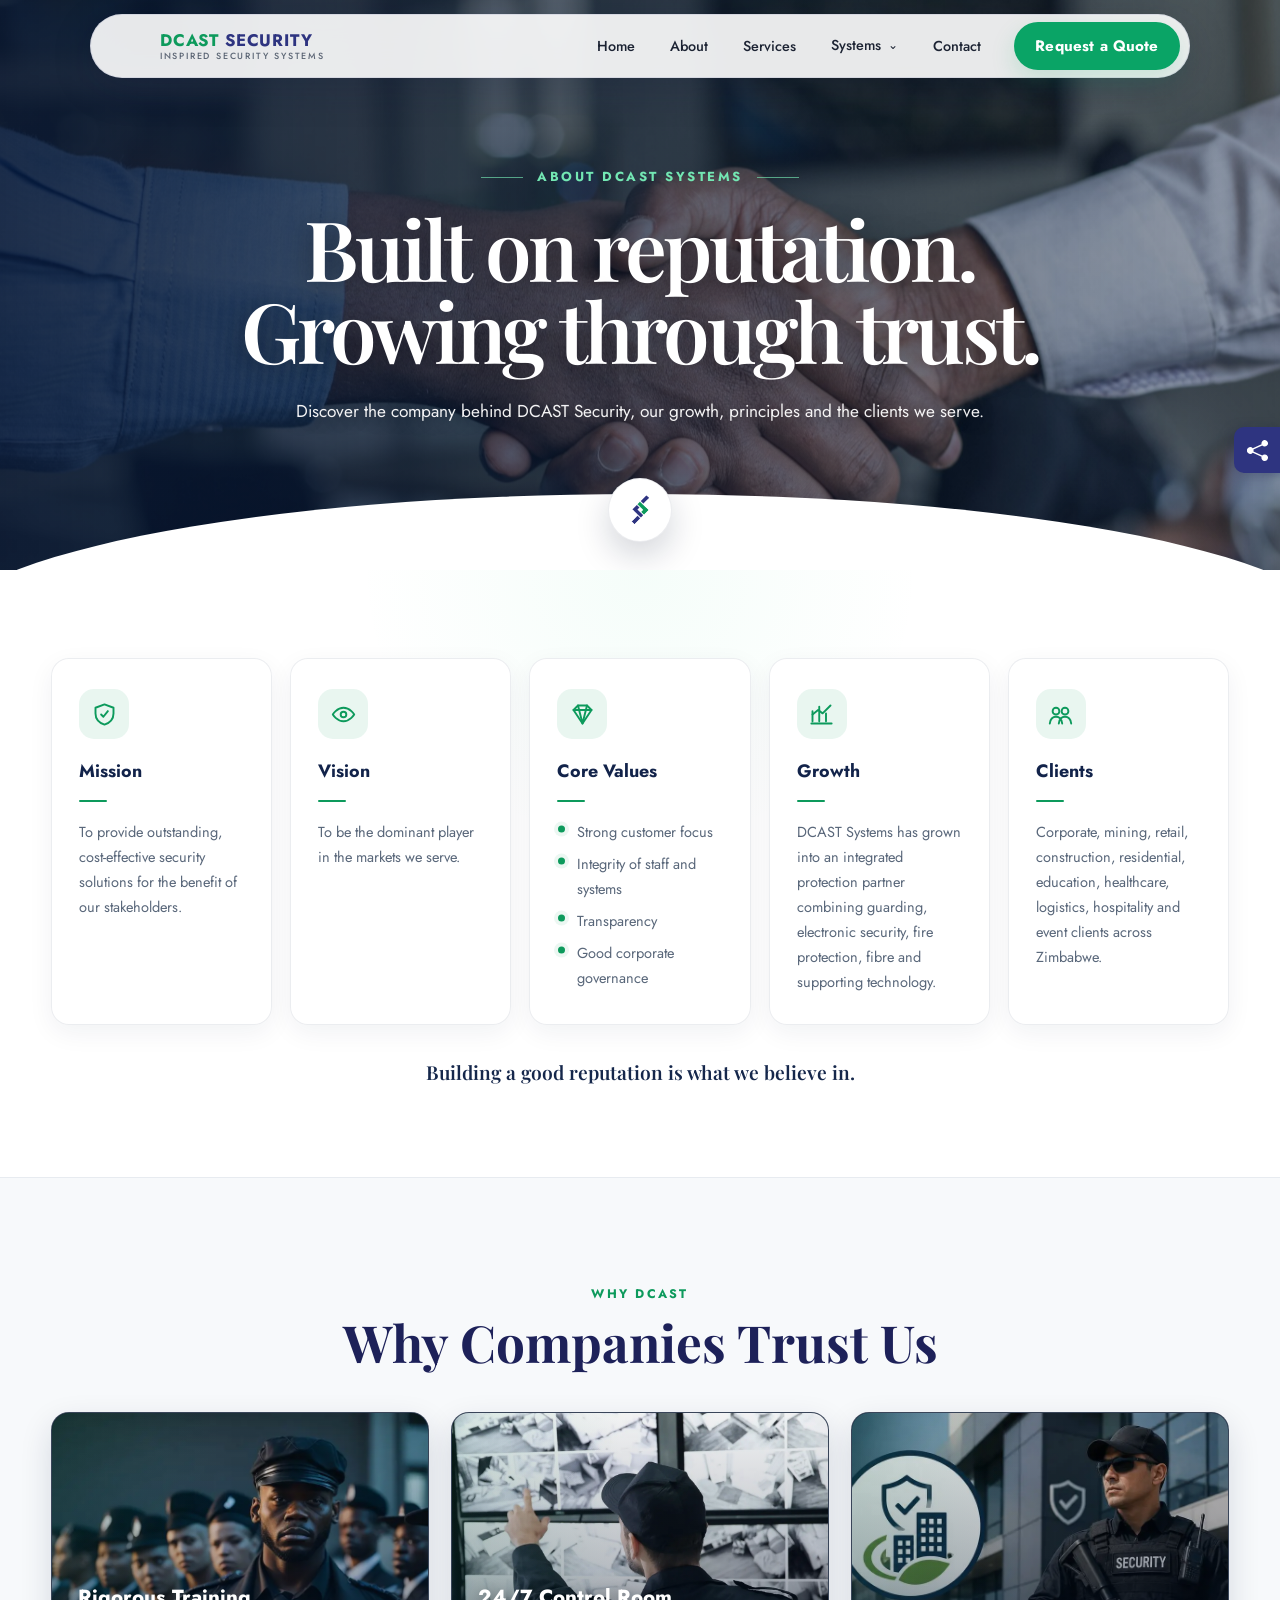
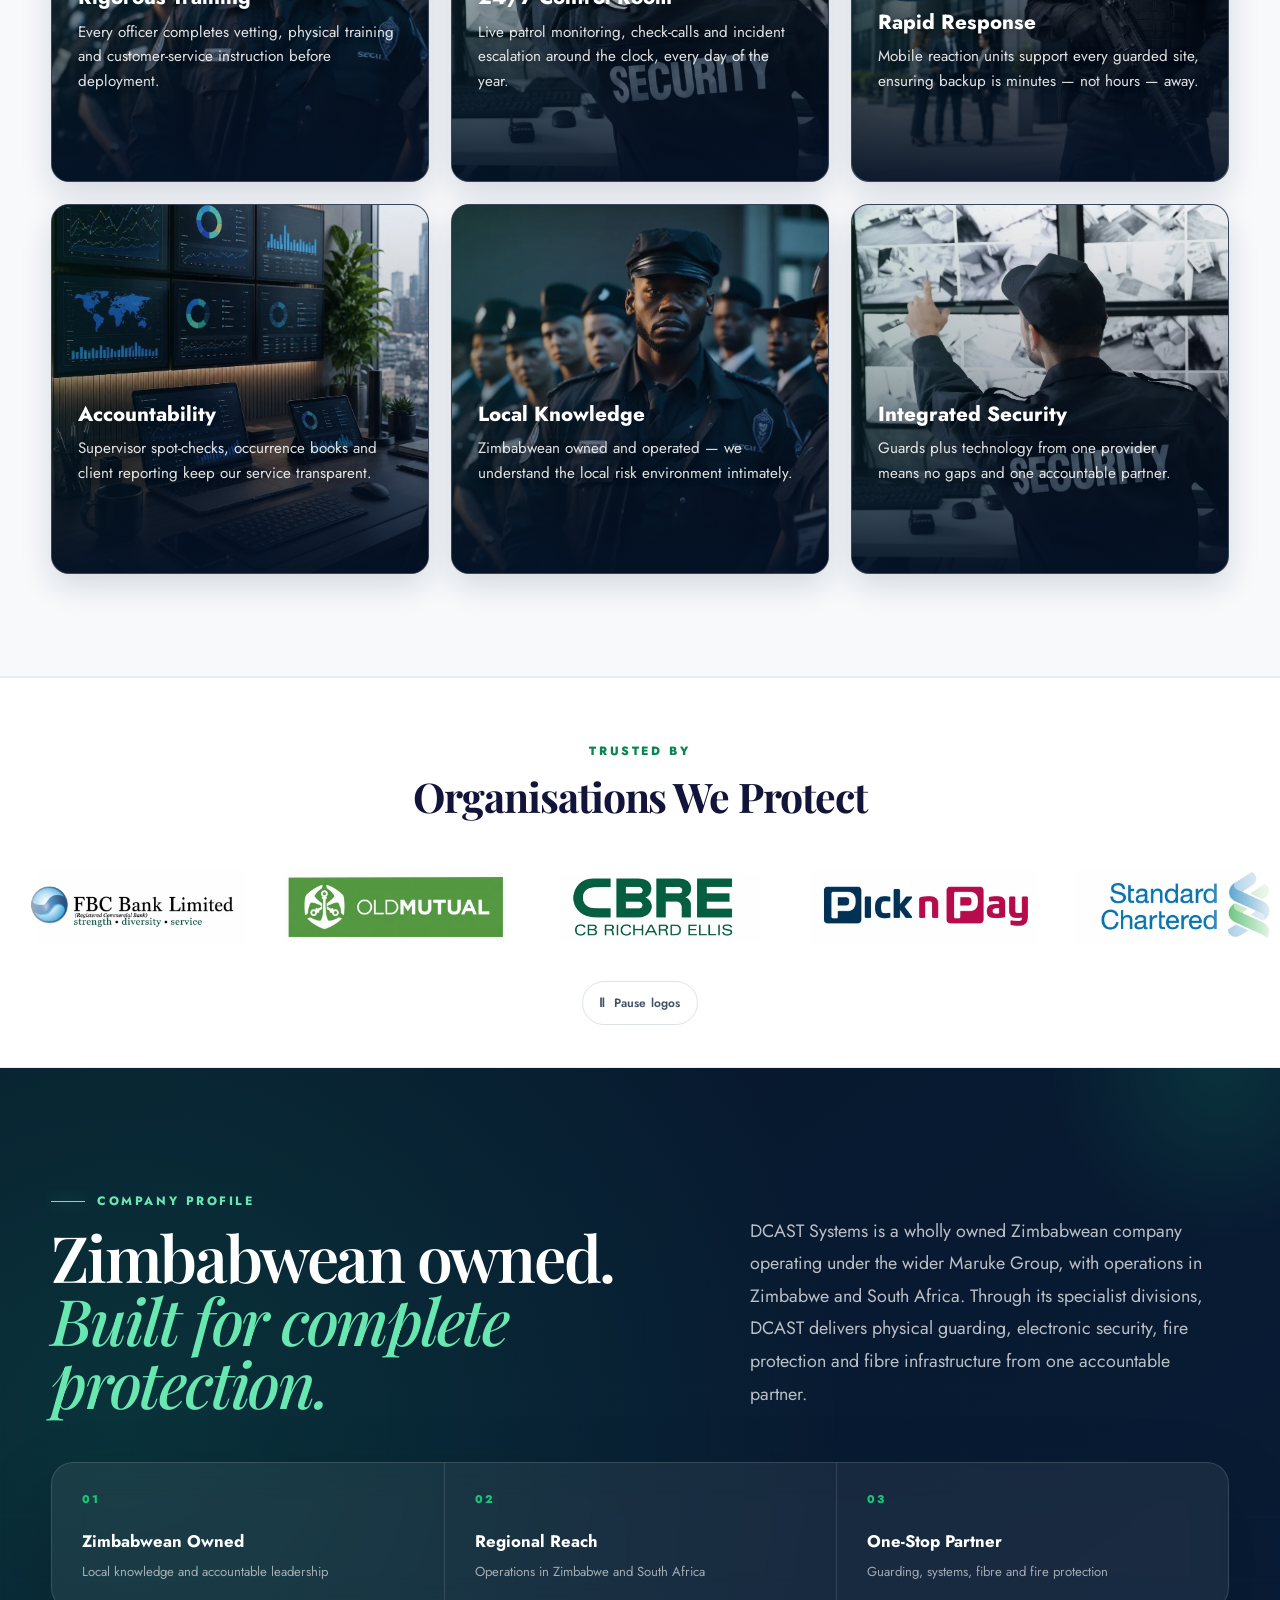
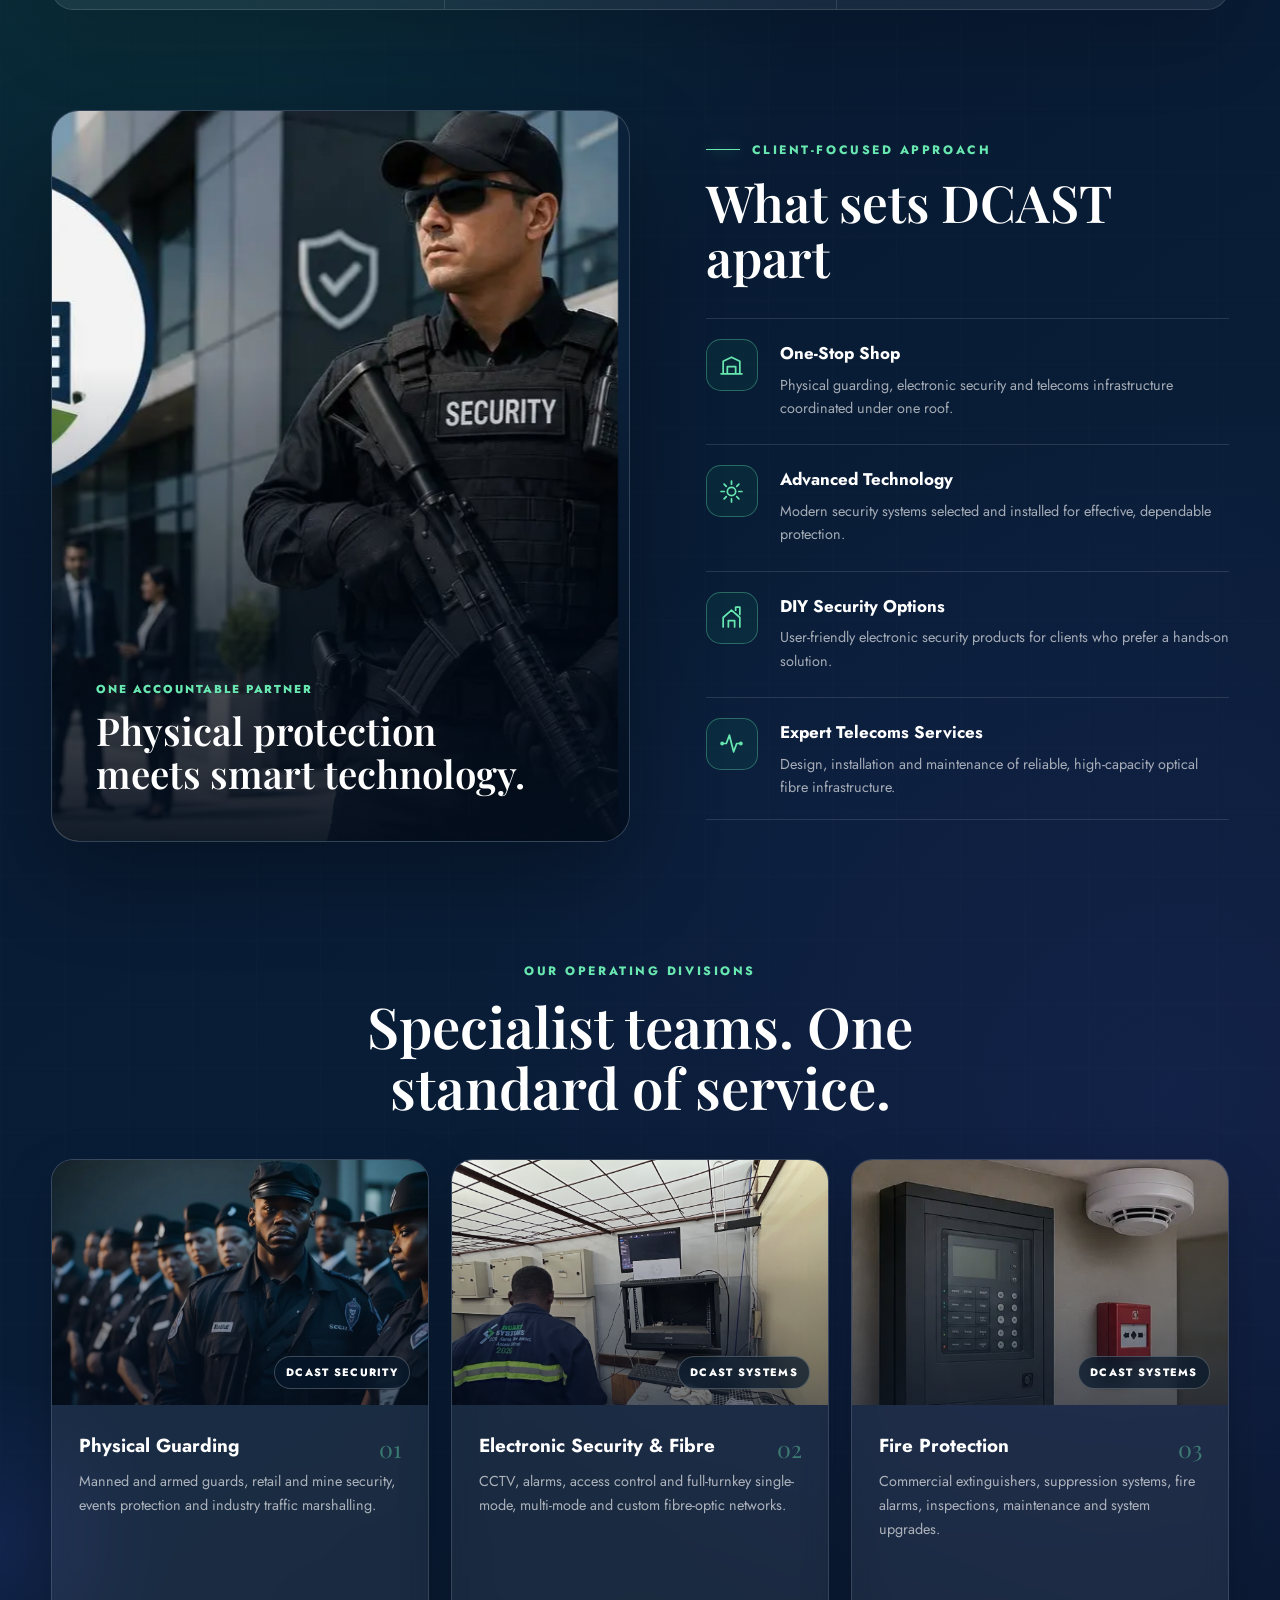
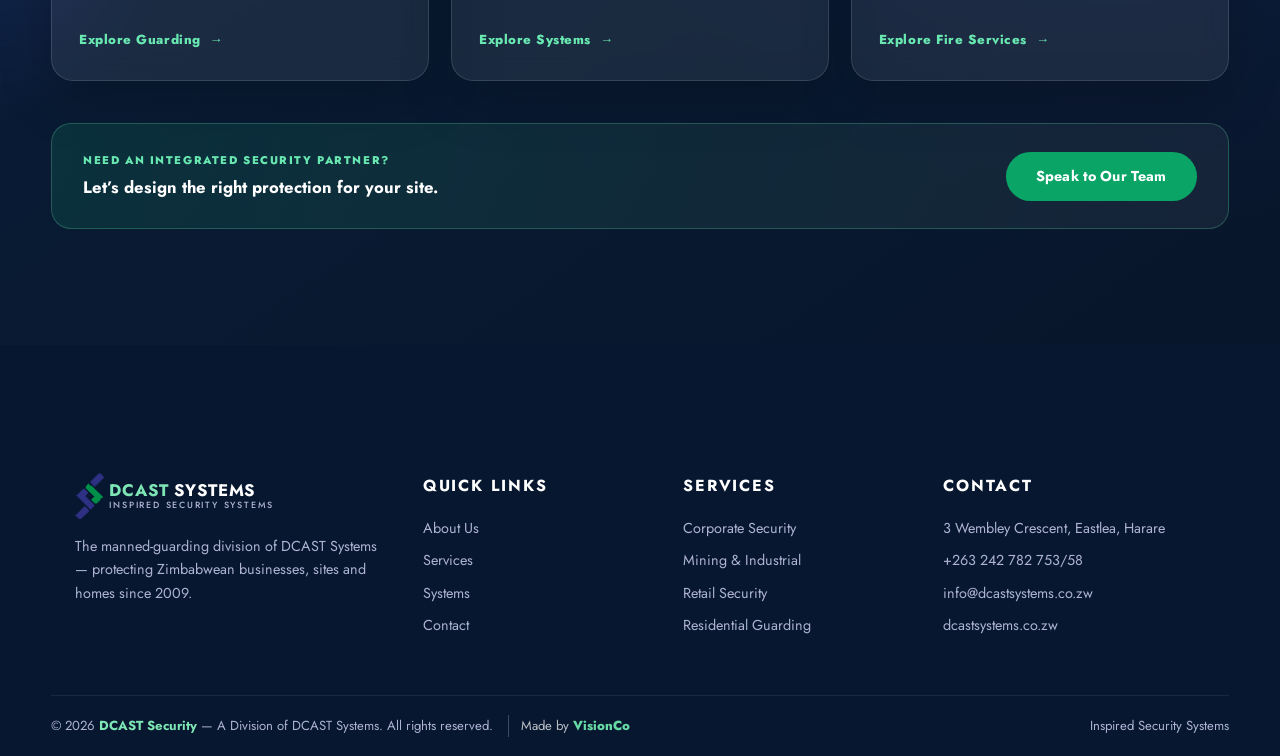
<file: about/index.html>
<!DOCTYPE html>
<html lang="en">
<head>
<meta charset="UTF-8">
<meta name="viewport" content="width=device-width, initial-scale=1.0">
<title>About DCAST Systems | Mission, Growth and Clients</title>
<meta name="description" content="Learn about DCAST Systems, its mission, vision, core values, growth and client sectors.">
<link rel="preconnect" href="https://fonts.googleapis.com">
<link href="https://fonts.googleapis.com/css2?family=Playfair+Display:wght@600;700;800&family=Jost:wght@300;400;500;600;700&display=swap" rel="stylesheet">
<style>

/* =========================================================
   DCAST PREMIUM HERO FADER REFINEMENT V2
   softer top/bottom blends with premium cinematic feathering
   ========================================================= */
:root{
  --dcast-hero-blend-bg: #eef0f4;
}

body,
.dcast-current-subpage{
  background: var(--dcast-hero-blend-bg) !important;
}

.dcast-current-subpage .dcast-page-banner,
.dcast-current-subpage .about-hero,
.dcast-current-subpage .dcast-blurry-photo-hero,
.dcast-current-subpage .dcast-final-photo-hero{
  position: relative !important;
  overflow: hidden !important;
  isolation: isolate !important;
  z-index: 1 !important;
  border: 0 !important;
  box-shadow: none !important;
}

.dcast-current-subpage .dcast-page-banner > .container,
.dcast-current-subpage .about-hero > .container,
.dcast-current-subpage .dcast-page-banner > .dcast-final-photo-layer,
.dcast-current-subpage .dcast-page-banner > .dcast-final-photo-overlay,
.dcast-current-subpage .dcast-page-banner > .dcast-blurry-photo-layer,
.dcast-current-subpage .dcast-page-banner > .dcast-blurry-photo-overlay{
  position: relative !important;
  z-index: 3 !important;
}

.dcast-current-subpage .dcast-page-banner .dcast-edge-fade-top,
.dcast-current-subpage .about-hero .dcast-edge-fade-top{
  position: absolute !important;
  left: 0 !important;
  right: 0 !important;
  top: 0 !important;
  height: 108px !important;
  z-index: 4 !important;
  pointer-events: none !important;
  background:
    linear-gradient(
      to bottom,
      rgba(238,240,244,1.00) 0%,
      rgba(238,240,244,0.98) 10%,
      rgba(238,240,244,0.92) 22%,
      rgba(238,240,244,0.78) 38%,
      rgba(238,240,244,0.56) 56%,
      rgba(238,240,244,0.28) 76%,
      rgba(238,240,244,0.00) 100%
    ) !important;
  backdrop-filter: blur(1.5px) !important;
}

.dcast-current-subpage .dcast-page-banner .dcast-edge-fade-bottom,
.dcast-current-subpage .about-hero .dcast-edge-fade-bottom{
  position: absolute !important;
  left: 0 !important;
  right: 0 !important;
  bottom: 0 !important;
  height: 126px !important;
  z-index: 4 !important;
  pointer-events: none !important;
  background:
    linear-gradient(
      to top,
      rgba(238,240,244,1.00) 0%,
      rgba(238,240,244,0.98) 10%,
      rgba(238,240,244,0.92) 22%,
      rgba(238,240,244,0.78) 38%,
      rgba(238,240,244,0.56) 58%,
      rgba(238,240,244,0.26) 78%,
      rgba(238,240,244,0.00) 100%
    ) !important;
  backdrop-filter: blur(1.5px) !important;
}

.dcast-current-subpage .dcast-page-banner .dcast-edge-fade-soft,
.dcast-current-subpage .about-hero .dcast-edge-fade-soft{
  position: absolute !important;
  inset: 0 !important;
  z-index: 2 !important;
  pointer-events: none !important;
  background:
    radial-gradient(circle at 50% 0%, rgba(255,255,255,0.06) 0%, rgba(255,255,255,0.00) 32%),
    radial-gradient(circle at 50% 100%, rgba(255,255,255,0.08) 0%, rgba(255,255,255,0.00) 34%) !important;
}

.dcast-current-subpage > section:first-of-type{
  margin-bottom: 0 !important;
  border-bottom: none !important;
  box-shadow: none !important;
}

.dcast-current-subpage .dcast-page-banner + section,
.dcast-current-subpage .about-hero + section{
  position: relative !important;
  z-index: 1 !important;
  margin-top: -14px !important;
  padding-top: 72px !important;
  border-top: none !important;
}

@media (max-width: 768px){
  .dcast-current-subpage .dcast-page-banner .dcast-edge-fade-top,
  .dcast-current-subpage .about-hero .dcast-edge-fade-top{
    height: 72px !important;
  }

  .dcast-current-subpage .dcast-page-banner .dcast-edge-fade-bottom,
  .dcast-current-subpage .about-hero .dcast-edge-fade-bottom{
    height: 84px !important;
  }

  .dcast-current-subpage .dcast-page-banner + section,
  .dcast-current-subpage .about-hero + section{
    margin-top: -8px !important;
    padding-top: 56px !important;
  }
}


:root{
  --blue:#2e3480;
  --blue-dark:#1d2159;
  --blue-deep:#12143a;
  --green:#0d9a5c;
  --green-dark:#0a7a49;
  --ink:#1c2333;
  --grey:#5c6675;
  --line:#e4e8ee;
  --bg:#f6f8fa;
  --white:#ffffff;
}
*{margin:0;padding:0;box-sizing:border-box}
html{scroll-behavior:smooth}
body{font-family:'Jost',sans-serif;color:var(--ink);background:var(--white);line-height:1.65;overflow-x:hidden}
img{max-width:100%;display:block}
a{text-decoration:none;color:inherit}
.container{width:min(1180px,92%);margin:0 auto}
h1,h2,h3{font-family:'Playfair Display',serif}

/* ===== Floating Dynamic-Island Nav ===== */
.navwrap{position:fixed;top:14px;left:0;right:0;z-index:1000;display:flex;justify-content:center;padding:0 12px;transition:top .3s}
.island{display:flex;align-items:center;gap:.5rem;background:rgba(255,255,255,.9);backdrop-filter:blur(18px);-webkit-backdrop-filter:blur(18px);border:1px solid rgba(46,52,128,.1);border-radius:999px;padding:.45rem .55rem .45rem 1rem;box-shadow:0 10px 40px rgba(18,20,58,.18);max-width:1100px;width:100%;transition:box-shadow .3s,background .3s}
.navwrap.scrolled .island{box-shadow:0 14px 50px rgba(18,20,58,.28);background:rgba(255,255,255,.97)}
.brand{display:flex;align-items:center;gap:.55rem;flex-shrink:0;margin-right:auto}
.brand img{height:38px;width:auto;image-rendering:-webkit-optimize-contrast;filter:drop-shadow(0 1px 2px rgba(18,20,58,.15))}
.brand-name{line-height:1.05;display:flex;flex-direction:column}
.brand-name .n1{font-weight:700;font-size:1.05rem;letter-spacing:.05em;color:var(--green)}
.brand-name .n1 b{color:var(--blue)}
.brand-name .n2{font-size:.56rem;letter-spacing:.2em;text-transform:uppercase;color:var(--grey);font-weight:500}
nav ul{display:flex;list-style:none;gap:.2rem;align-items:center}
nav a{font-weight:500;font-size:.9rem;color:var(--ink);padding:.55rem 1rem;border-radius:999px;transition:all .25s;white-space:nowrap}
nav a:hover,nav a.active{background:rgba(13,154,92,.1);color:var(--green-dark)}
.btn{display:inline-block;padding:.8rem 1.9rem;border-radius:999px;font-weight:600;font-size:.9rem;letter-spacing:.04em;transition:all .3s;cursor:pointer;border:none}
.btn-green{background:var(--green);color:#fff}
.btn-green:hover{background:var(--green-dark);transform:translateY(-2px);box-shadow:0 10px 22px rgba(13,154,92,.35)}
.btn-outline{border:1.5px solid rgba(255,255,255,.75);color:#fff}
.btn-outline:hover{background:#fff;color:var(--blue)}
.island .cta-btn{padding:.65rem 1.5rem;flex-shrink:0}
.burger{display:none;background:var(--blue);border:none;cursor:pointer;flex-direction:column;gap:5px;padding:12px;border-radius:999px;flex-shrink:0}
.burger span{width:20px;height:2px;background:#fff;border-radius:2px;transition:all .3s}
.burger.open span:nth-child(1){transform:translateY(7px) rotate(45deg)}
.burger.open span:nth-child(2){opacity:0}
.burger.open span:nth-child(3){transform:translateY(-7px) rotate(-45deg)}
.mobile-menu{position:fixed;top:80px;left:12px;right:12px;z-index:999;background:rgba(255,255,255,.98);backdrop-filter:blur(18px);border-radius:24px;box-shadow:0 20px 60px rgba(18,20,58,.3);padding:1rem;display:none;flex-direction:column;gap:.2rem;border:1px solid rgba(46,52,128,.1)}
.mobile-menu.open{display:flex}
.mobile-menu a{padding:.9rem 1.2rem;border-radius:14px;font-weight:500;color:var(--ink)}
.mobile-menu a:hover{background:rgba(13,154,92,.1);color:var(--green-dark)}
.mobile-menu .btn{text-align:center;margin-top:.4rem}

/* ===== Hero ===== */
.hero{position:relative;min-height:100vh;display:flex;align-items:center;color:#fff;padding-top:90px}
.hero-bg{position:absolute;inset:0;background:url('https://images.unsplash.com/photo-1521791136064-7986c2920216?q=80&w=1920&auto=format&fit=crop') center/cover;filter:brightness(.9)}
.hero::before{content:'';position:absolute;inset:0;background:linear-gradient(100deg,rgba(18,20,58,.94) 30%,rgba(29,33,89,.72) 60%,rgba(13,154,92,.28))}
.hero .container{position:relative;z-index:2}
.hero-kicker{display:inline-block;font-size:.8rem;letter-spacing:.28em;text-transform:uppercase;color:#7ee6b4;margin-bottom:1.4rem;font-weight:600}
.hero-title{display:flex;align-items:center;gap:1.2rem;flex-wrap:wrap;margin-bottom:.6rem}
.hero-title img{height:clamp(56px,7vw,96px);width:auto;image-rendering:-webkit-optimize-contrast;filter:drop-shadow(0 6px 18px rgba(0,0,0,.45)) brightness(1.12)}
.hero-title h1{font-size:clamp(2.8rem,7vw,5.4rem);line-height:1.02;font-weight:800;color:#fff;text-shadow:0 4px 24px rgba(0,0,0,.5);letter-spacing:.02em}
.hero-title h1 em{font-style:normal;color:#67d9a4}
.hero-sub{font-family:'Playfair Display',serif;font-size:clamp(1.3rem,2.6vw,2.1rem);color:#eef1fb;font-weight:600;max-width:26ch;line-height:1.3;text-shadow:0 3px 16px rgba(0,0,0,.55);margin-bottom:2rem}
.hero-actions{display:flex;gap:1rem;flex-wrap:wrap}
.hero-msg{position:absolute;right:4%;bottom:120px;z-index:2;max-width:420px;text-align:right;font-size:1.05rem;line-height:1.7;color:#f0f3fc;font-weight:400;background:linear-gradient(135deg,rgba(18,20,58,.55),rgba(13,154,92,.25));backdrop-filter:blur(8px);-webkit-backdrop-filter:blur(8px);border:none;border-radius:14px;padding:1.3rem 1.5rem;box-shadow:0 16px 40px rgba(0,0,0,.3)}
.hero-msg .hl{color:#7ee6b4;font-weight:700}
.hero-strip{position:absolute;bottom:0;left:0;right:0;z-index:2;background:rgba(255,255,255,.07);backdrop-filter:blur(12px);border-top:1px solid rgba(255,255,255,.14)}
.hero-strip .container{display:grid;grid-template-columns:repeat(4,1fr);gap:1rem;padding:1.3rem 0}
.stat{text-align:center;border-right:1px solid rgba(255,255,255,.12)}
.stat:last-child{border-right:none}
.stat b{display:block;font-size:1.9rem;font-weight:700;color:#7ee6b4;font-family:'Playfair Display',serif}
.stat span{font-size:.78rem;letter-spacing:.14em;text-transform:uppercase;color:#c3c8e2}

/* ===== Sections ===== */
section{padding:5.5rem 0}
.sec-head{max-width:640px;margin-bottom:3.2rem}
.sec-head.center{margin-left:auto;margin-right:auto;text-align:center}
.kicker{font-size:.78rem;letter-spacing:.28em;text-transform:uppercase;color:var(--green);font-weight:600;display:inline-flex;align-items:center;gap:.6rem}
.kicker::before{content:'';width:30px;height:1.5px;background:var(--green)}
.sec-head.center .kicker::after{content:'';width:30px;height:1.5px;background:var(--green)}
.sec-head h2{font-size:clamp(1.8rem,3.4vw,2.6rem);color:var(--blue-dark);margin:.7rem 0 .8rem;line-height:1.2}
.sec-head p{color:var(--grey)}

/* ===== About ===== */
.about{background:var(--bg)}
.about-grid{display:grid;grid-template-columns:1.05fr 1fr;gap:4rem;align-items:center}
.about-imgs{position:relative}
.about-imgs .main{border-radius:6px;height:460px;width:100%;object-fit:cover;box-shadow:0 24px 60px rgba(18,20,58,.18)}
.about-imgs .badge{position:absolute;bottom:-26px;right:-14px;background:var(--blue);color:#fff;padding:1.4rem 1.6rem;border-radius:6px;box-shadow:0 16px 40px rgba(18,20,58,.3);border-bottom:4px solid var(--green)}
.about-imgs .badge b{font-size:2.2rem;font-family:'Playfair Display',serif;color:#7ee6b4}
.about-imgs .badge span{display:block;font-size:.78rem;letter-spacing:.12em;text-transform:uppercase}
.about-body h2{font-size:clamp(1.8rem,3vw,2.5rem);color:var(--blue-dark);line-height:1.2;margin:.7rem 0 1rem}
.about-body p{color:var(--grey);margin-bottom:1rem}
.checks{list-style:none;margin:1.4rem 0 2rem;display:grid;grid-template-columns:1fr 1fr;gap:.7rem}
.checks li{display:flex;gap:.6rem;align-items:flex-start;font-weight:500;font-size:.95rem}
.checks li::before{content:'✓';color:#fff;background:var(--green);width:20px;height:20px;border-radius:50%;display:grid;place-items:center;font-size:.7rem;flex-shrink:0;margin-top:3px}

/* ===== Services ===== */
.svc-grid{display:grid;grid-template-columns:repeat(3,1fr);gap:1.6rem}
.svc{background:#fff;border:1px solid var(--line);border-radius:6px;overflow:hidden;transition:transform .35s,box-shadow .35s;position:relative}
.svc:hover{transform:translateY(-8px);box-shadow:0 22px 50px rgba(18,20,58,.14)}
.svc .ph{height:210px;overflow:hidden;position:relative}
.svc .ph img{width:100%;height:100%;object-fit:cover;transition:transform .6s}
.svc:hover .ph img{transform:scale(1.08)}
.svc .ph::after{content:'';position:absolute;inset:0;background:linear-gradient(to top,rgba(18,20,58,.55),transparent 55%)}
.svc .num{position:absolute;top:14px;left:14px;z-index:2;background:rgba(255,255,255,.92);color:var(--blue);font-weight:700;font-size:.8rem;padding:.25rem .6rem;border-radius:3px;letter-spacing:.1em}
.svc .body{padding:1.5rem 1.5rem 1.7rem;border-top:3px solid var(--green)}
.svc h3{font-size:1.18rem;color:var(--blue-dark);margin-bottom:.5rem}
.svc p{color:var(--grey);font-size:.92rem}
.svc .more{display:inline-flex;align-items:center;gap:.4rem;margin-top:1rem;font-weight:600;font-size:.85rem;color:var(--green);letter-spacing:.05em}
.svc .more:hover{gap:.7rem}

/* ===== Systems band ===== */
.systems{position:relative;color:#fff;background:url('https://images.unsplash.com/photo-1557597774-9d273605dfa9?q=80&w=1920&auto=format&fit=crop') center/cover fixed}
.systems::before{content:'';position:absolute;inset:0;background:linear-gradient(120deg,rgba(18,20,58,.95),rgba(29,33,89,.86))}
.systems .container{position:relative;z-index:2}
.systems .sec-head h2{color:#fff}
.systems .sec-head p{color:#c3c8e2}
.sys-grid{display:grid;grid-template-columns:repeat(4,1fr);gap:1.4rem}
.sys{background:rgba(255,255,255,.06);border:1px solid rgba(255,255,255,.14);border-radius:6px;padding:1.8rem 1.5rem;transition:all .3s;backdrop-filter:blur(6px)}
.sys:hover{background:rgba(13,154,92,.16);border-color:var(--green);transform:translateY(-6px)}
.sys .ico{font-size:1.9rem;margin-bottom:.9rem}
.sys h3{font-family:'Jost',sans-serif;font-size:1.02rem;font-weight:600;margin-bottom:.4rem;color:#fff}
.sys p{font-size:.86rem;color:#c3c8e2;font-weight:300}

/* ===== Why us ===== */
.why-grid{display:grid;grid-template-columns:repeat(3,1fr);gap:2.2rem}
.why{padding:2rem 1.6rem;border-radius:6px;border:1px solid var(--line);transition:all .3s;background:#fff}
.why:hover{border-color:var(--green);box-shadow:0 16px 40px rgba(18,20,58,.1)}
.why .ico{width:54px;height:54px;border-radius:6px;background:linear-gradient(135deg,var(--blue),var(--blue-dark));color:#7ee6b4;display:grid;place-items:center;font-size:1.4rem;margin-bottom:1.1rem}
.why h3{font-family:'Jost',sans-serif;font-size:1.08rem;font-weight:600;color:var(--blue-dark);margin-bottom:.4rem}
.why p{font-size:.92rem;color:var(--grey)}

/* ===== CTA ===== */
.cta{position:relative;color:#fff;background:url('https://images.unsplash.com/photo-1454165804606-c3d57bc86b40?q=80&w=1920&auto=format&fit=crop') center/cover fixed;padding:5rem 0}
.cta::before{content:'';position:absolute;inset:0;background:linear-gradient(90deg,rgba(10,122,73,.94),rgba(18,20,58,.9))}
.cta .container{position:relative;z-index:2;display:flex;justify-content:space-between;align-items:center;gap:2rem;flex-wrap:wrap}
.cta h2{font-size:clamp(1.6rem,3vw,2.3rem);max-width:24ch;line-height:1.25}
.cta .btns{display:flex;gap:1rem;flex-wrap:wrap}
.btn-white{background:#fff;color:var(--blue-dark)}
.btn-white:hover{transform:translateY(-2px);box-shadow:0 10px 24px rgba(0,0,0,.25)}

/* ===== Contact ===== */
.contact{background:var(--bg)}
.contact-grid{display:grid;grid-template-columns:1fr 1.15fr;gap:3.5rem;align-items:start}
.c-item{display:flex;gap:1rem;margin-bottom:1.6rem}
.c-item .ico{width:48px;height:48px;flex-shrink:0;border-radius:6px;background:var(--blue);color:#7ee6b4;display:grid;place-items:center;font-size:1.15rem}
.c-item h4{font-size:.98rem;color:var(--blue-dark)}
.c-item p,.c-item a{color:var(--grey);font-size:.92rem}
.c-item a:hover{color:var(--green)}
.form-card{background:#fff;border-radius:6px;padding:2.4rem;box-shadow:0 20px 50px rgba(18,20,58,.1);border-top:4px solid var(--green)}
.form-card h3{color:var(--blue-dark);margin-bottom:1.4rem;font-size:1.4rem}
.frow{display:grid;grid-template-columns:1fr 1fr;gap:1rem;margin-bottom:1rem}
.form-card input,.form-card select,.form-card textarea{width:100%;padding:.85rem 1rem;border:1px solid var(--line);border-radius:4px;font-family:inherit;font-size:.92rem;background:var(--bg);outline:none;transition:border .2s}
.form-card input:focus,.form-card select:focus,.form-card textarea:focus{border-color:var(--green)}
.form-card textarea{resize:vertical;min-height:110px;margin-bottom:1rem}

/* ===== Footer ===== */
footer{background:var(--blue-deep);color:#aeb3d4;padding:4rem 0 0;font-size:.9rem}
.foot-grid{display:grid;grid-template-columns:1.4fr 1fr 1fr 1.2fr;gap:2.5rem;padding-bottom:3rem}
footer h4{color:#fff;font-family:'Jost',sans-serif;font-size:1rem;letter-spacing:.08em;text-transform:uppercase;margin-bottom:1.1rem}
footer ul{list-style:none}
footer li{margin-bottom:.55rem}
footer a:hover{color:#7ee6b4}
.foot-logo{display:flex;align-items:center;gap:.6rem;margin-bottom:1rem}
.foot-logo img{height:42px;width:auto;image-rendering:-webkit-optimize-contrast;filter:brightness(1.15)}
.foot-logo .brand-name .n1{color:#7ee6b4}
.foot-logo .brand-name .n1 b{color:#fff}
.foot-logo .brand-name .n2{color:#aeb3d4}
.foot-bottom{border-top:1px solid rgba(255,255,255,.1);padding:1.2rem 0;display:flex;justify-content:space-between;gap:1rem;flex-wrap:wrap;font-size:.82rem}
.foot-bottom b{color:#7ee6b4}

/* ===== Reveal ===== */
.reveal{opacity:0;transform:translateY(28px);transition:opacity .7s ease,transform .7s ease}
.reveal.in{opacity:1;transform:none}

/* ===== Responsive ===== */
@media(max-width:1080px){
  nav ul{gap:0}
  nav a{padding:.55rem .7rem;font-size:.85rem}
}
@media(max-width:980px){
  .svc-grid,.why-grid{grid-template-columns:repeat(2,1fr)}
  .sys-grid{grid-template-columns:repeat(2,1fr)}
  .about-grid,.contact-grid{grid-template-columns:1fr}
  .foot-grid{grid-template-columns:1fr 1fr}
  .hero-strip .container{grid-template-columns:repeat(2,1fr)}
  .stat{border:none;padding:.4rem 0}
  nav{display:none}
  .island .cta-btn{display:none}
  .burger{display:flex}
  .island{max-width:520px}
}
@media(max-width:1200px){
  .hero-msg{position:static;max-width:560px;text-align:left;margin:2.2rem auto 0;margin-left:4%}
}
@media(max-width:720px){
  .svc-grid,.why-grid,.sys-grid,.frow,.checks{grid-template-columns:1fr}
  .navwrap{top:10px}
  .brand img{height:32px}
  .brand-name .n1{font-size:.95rem}
  .hero{min-height:100svh;padding-bottom:2rem}
  .hero-msg{margin:2rem 4% 7rem;font-size:.98rem}
  .hero-title{gap:.8rem}
}

/* DCAST_FSS_WIDGET_20260803 */
:root {
  --fss-size: 46px;
  --fss-icon: 20px;
  --fss-gap: 8px;
}

.fss-widget,
.fss-widget * {
  box-sizing: border-box;
}

.fss-widget {
  position: fixed;
  top: 50%;
  right: 0;
  transform: translateY(-50%);
  z-index: 9999;
  display: flex;
  flex-direction: column;
  align-items: flex-end;
  font-family: Arial, Helvetica, sans-serif;
  padding-right: env(safe-area-inset-right, 0);
}

.fss-toggle {
  position: relative;
  width: var(--fss-size);
  height: var(--fss-size);
  min-width: 44px;
  min-height: 44px;
  display: flex;
  align-items: center;
  justify-content: center;
  background: #1877f2;
  border: 0;
  border-radius: 8px 0 0 8px;
  cursor: pointer;
  box-shadow: -2px 2px 8px rgba(0,0,0,.25);
  transition: background .25s ease;
}

.fss-toggle:hover,
.fss-toggle:focus-visible {
  background: #145dc4;
}

.fss-toggle:focus-visible,
.fss-icon:focus-visible {
  outline: 3px solid rgba(126,230,180,.95);
  outline-offset: 2px;
}

.fss-toggle svg {
  width: var(--fss-icon);
  height: var(--fss-icon);
  fill: #fff;
  transition: transform .3s ease;
}

.fss-widget.open .fss-toggle svg {
  transform: rotate(90deg);
}

.fss-tooltip {
  position: absolute;
  right: calc(100% + 8px);
  top: 50%;
  transform: translateY(-50%);
  padding: 5px 10px;
  border-radius: 4px;
  background: #1a1a1a;
  color: #fff;
  font-size: 13px;
  line-height: 1.3;
  white-space: nowrap;
  opacity: 0;
  pointer-events: none;
  transition: opacity .2s ease;
}

.fss-toggle:hover .fss-tooltip,
.fss-toggle:focus-visible .fss-tooltip {
  opacity: 1;
}

.fss-panel {
  display: flex;
  flex-direction: column;
  gap: var(--fss-gap);
  max-height: 0;
  margin-top: 0;
  overflow: hidden;
  opacity: 0;
  transform: translateX(20px);
  transition:
    max-height .35s ease,
    opacity .25s ease,
    transform .25s ease,
    margin .25s ease;
}

.fss-widget.open .fss-panel {
  max-height: 80vh;
  max-height: 80dvh;
  margin-top: var(--fss-gap);
  overflow-y: auto;
  opacity: 1;
  transform: translateX(0);
}

.fss-icon {
  width: var(--fss-size);
  height: var(--fss-size);
  min-width: 44px;
  min-height: 44px;
  display: flex;
  flex-shrink: 0;
  align-items: center;
  justify-content: center;
  border-radius: 8px 0 0 8px;
  text-decoration: none;
  box-shadow: -2px 2px 8px rgba(0,0,0,.2);
  transition: transform .2s ease, filter .2s ease;
}

.fss-icon:hover,
.fss-icon:focus-visible {
  transform: translateX(-6px);
  filter: brightness(1.1);
}

.fss-icon svg {
  width: var(--fss-icon);
  height: var(--fss-icon);
  fill: #fff;
}

.fss-facebook {
  background: #3b5998;
}

.fss-twitter {
  background: #000;
}

.fss-whatsapp {
  background: #25d366;
}

.fss-linkedin {
  background: #0077b5;
}

.fss-telegram {
  background: #229ed9;
}

.fss-email {
  background: #7f8c8d;
}

@media (max-width: 768px) {
  :root {
    --fss-size: 42px;
    --fss-icon: 18px;
    --fss-gap: 6px;
  }
}

@media (max-width: 480px) {
  :root {
    --fss-size: 44px;
    --fss-icon: 18px;
    --fss-gap: 6px;
  }

  .fss-tooltip {
    display: none;
  }
}

@media (prefers-reduced-motion: reduce) {
  .fss-toggle svg,
  .fss-panel,
  .fss-icon {
    transition: none;
  }
}


/* DCAST_MOBILE_HERO_OPTIMISATION_START */
@media (max-width: 899px) {

  html,
  body {
    max-width: 100%;
    overflow-x: hidden;
  }

  .hero {
    position: relative;
    display: flex;
    min-height: 100svh;
    height: auto;
    align-items: flex-end;
    justify-content: flex-end;
    padding: 112px 0 calc(24px + env(safe-area-inset-bottom));
    color: #fff;
    overflow: hidden;
  }

  .hero-bg {
    background-position: center center !important;
    background-size: cover !important;
  }

  .hero::before {
    background:
      linear-gradient(
        180deg,
        rgba(18,20,58,.16) 0%,
        rgba(18,20,58,.28) 35%,
        rgba(10,15,32,.66) 70%,
        rgba(6,10,24,.92) 100%
      ) !important;
  }

  .hero > .container {
    position: relative;
    z-index: 3;
    width: min(92%, 560px);
    margin: 0 auto;
    padding: 0;
    display: flex;
    flex-direction: column;
    align-items: flex-start;
    justify-content: flex-end;
  }

  .hero-kicker {
    display: inline-flex;
    width: auto;
    max-width: 100%;
    align-items: center;
    gap: .62rem;
    margin: 0 0 1rem;
    padding: .58rem .78rem;
    border: 1px solid rgba(126,230,180,.38);
    border-radius: 999px;
    background: rgba(18,20,58,.68);
    color: #9af0c7;
    font-size: clamp(.66rem, 2.8vw, .76rem);
    line-height: 1.45;
    letter-spacing: .12em;
    text-transform: uppercase;
    white-space: normal;
    text-shadow: 0 2px 12px rgba(0,0,0,.5);
    box-shadow: 0 10px 28px rgba(0,0,0,.18);
    backdrop-filter: blur(9px);
    -webkit-backdrop-filter: blur(9px);
  }

  .hero-title {
    display: block;
    width: 100%;
    margin: 0 0 .7rem;
  }

  .hero-title img {
    display: none !important;
  }

  .hero-title h1 {
    width: 100%;
    max-width: 100%;
    margin: 0;
    color: #fff;
    font-size: clamp(3.2rem, 15vw, 5.2rem);
    font-weight: 800;
    line-height: .91;
    letter-spacing: -.025em;
    overflow-wrap: normal;
    word-break: normal;
    text-shadow: 0 5px 24px rgba(0,0,0,.48);
  }

  .hero-title h1 em {
    display: block;
    margin-top: .08em;
    color: #4ee6a8;
    font-style: normal;
  }

  .hero-sub {
    width: 100%;
    max-width: 22ch;
    margin: .35rem 0 0;
    color: #fff;
    font-size: clamp(1.22rem, 5.4vw, 1.65rem);
    font-weight: 600;
    line-height: 1.27;
    text-shadow: 0 3px 18px rgba(0,0,0,.62);
  }

  .hero-actions {
    width: 100%;
    margin-top: 1.55rem;
    display: flex;
    flex-direction: column;
    gap: .78rem;
  }

  .hero-actions .btn {
    width: 100%;
    min-height: 54px;
    display: inline-flex;
    align-items: center;
    justify-content: center;
    padding: .95rem 1.25rem;
    border-radius: 999px;
    font-size: .96rem;
    line-height: 1.3;
    text-align: center;
  }

  .hero-actions .btn-green {
    box-shadow: 0 12px 30px rgba(13,154,92,.34);
  }

  .hero-actions .btn-outline {
    background: rgba(18,20,58,.36);
    border-color: rgba(255,255,255,.72);
    backdrop-filter: blur(8px);
    -webkit-backdrop-filter: blur(8px);
  }

  .hero-msg {
    display: none !important;
  }

  .hero-strip {
    position: relative;
    inset: auto;
    z-index: 3;
    width: min(92%, 560px);
    margin: 1.4rem auto 0;
    border: 1px solid rgba(255,255,255,.14);
    border-radius: 18px;
    background: rgba(18,20,58,.52);
    overflow: hidden;
    backdrop-filter: blur(12px);
    -webkit-backdrop-filter: blur(12px);
  }

  .hero-strip .container {
    width: 100%;
    display: grid;
    grid-template-columns: repeat(2, minmax(0, 1fr));
    gap: 0;
    padding: .65rem;
  }

  .hero-strip .stat {
    min-width: 0;
    padding: .72rem .35rem;
    border-right: 0;
    border-bottom: 1px solid rgba(255,255,255,.1);
  }

  .hero-strip .stat:nth-last-child(-n+2) {
    border-bottom: 0;
  }

  .hero-strip .stat b {
    font-size: 1.42rem;
    line-height: 1.1;
  }

  .hero-strip .stat span {
    display: block;
    margin-top: .28rem;
    font-size: .62rem;
    line-height: 1.35;
    letter-spacing: .1em;
  }
}

@media (max-width: 380px) {

  .hero {
    padding-top: 104px;
  }

  .hero > .container,
  .hero-strip {
    width: 90%;
  }

  .hero-title h1 {
    font-size: clamp(2.8rem, 14.5vw, 4rem);
  }

  .hero-sub {
    font-size: 1.12rem;
  }

  .hero-actions .btn {
    min-height: 50px;
    padding: .85rem 1rem;
    font-size: .9rem;
  }
}
/* DCAST_MOBILE_HERO_OPTIMISATION_END */


/* DCAST_MOBILE_HERO_CLEANUP_20260803 */
@media (max-width: 899px) {

  .hero-kicker {
    width: auto !important;
    max-width: min(100%, 360px) !important;
    margin: 0 0 1rem !important;
    padding: .82rem 1rem !important;
    border: 1px solid rgba(255,255,255,.18) !important;
    border-radius: 18px !important;
    background: rgba(20,24,58,.68) !important;
    color: #ffffff !important;
    font-size: clamp(.76rem, 3.2vw, .9rem) !important;
    font-weight: 800 !important;
    line-height: 1.4 !important;
    letter-spacing: .08em !important;
    text-transform: uppercase !important;
    white-space: normal !important;
    text-shadow: 0 2px 10px rgba(0,0,0,.4) !important;
    box-shadow: 0 10px 24px rgba(0,0,0,.18) !important;
    backdrop-filter: blur(10px) !important;
    -webkit-backdrop-filter: blur(10px) !important;
  }

  .hero-kicker::before {
    background: #ffffff !important;
    box-shadow: 0 0 0 4px rgba(255,255,255,.14) !important;
  }

  .hero-strip {
    display: none !important;
  }
}


/* DCAST_OFFICIAL_SOCIAL_PROFILES_20260803 */

.dcast-profile-widget,
.dcast-profile-widget * {
  box-sizing: border-box;
}

.dcast-profile-widget {
  position: fixed;
  top: 50%;
  right: 0;
  z-index: 9999;
  display: flex;
  flex-direction: column;
  align-items: flex-end;
  transform: translateY(-50%);
  padding-right: env(safe-area-inset-right, 0);
  font-family: Arial, Helvetica, sans-serif;
}

.dcast-profile-toggle {
  position: relative;
  width: 46px;
  height: 46px;
  min-width: 44px;
  min-height: 44px;
  display: flex;
  align-items: center;
  justify-content: center;
  border: 0;
  border-radius: 10px 0 0 10px;
  background: #2e3480;
  color: #fff;
  cursor: pointer;
  box-shadow: -3px 4px 14px rgba(18,20,58,.28);
  transition:
    background .22s ease,
    transform .22s ease;
}

.dcast-profile-toggle:hover,
.dcast-profile-toggle:focus-visible {
  background: #1d2159;
}

.dcast-profile-toggle:focus-visible,
.dcast-profile-link:focus-visible {
  outline: 3px solid #67d9a4;
  outline-offset: 2px;
}

.dcast-profile-toggle svg {
  width: 21px;
  height: 21px;
  fill: currentColor;
  transition: transform .28s ease;
}

.dcast-profile-widget.open .dcast-profile-toggle svg {
  transform: rotate(90deg);
}

.dcast-profile-tooltip {
  position: absolute;
  top: 50%;
  right: calc(100% + 9px);
  transform: translateY(-50%);
  padding: 6px 10px;
  border-radius: 5px;
  background: #12143a;
  color: #fff;
  font-size: 12px;
  font-weight: 700;
  line-height: 1.2;
  white-space: nowrap;
  opacity: 0;
  visibility: hidden;
  pointer-events: none;
  transition: opacity .2s ease, visibility .2s ease;
}

.dcast-profile-toggle:hover .dcast-profile-tooltip,
.dcast-profile-toggle:focus-visible .dcast-profile-tooltip {
  opacity: 1;
  visibility: visible;
}

.dcast-profile-panel {
  display: flex;
  flex-direction: column;
  gap: 7px;
  max-height: 0;
  margin-top: 0;
  overflow: hidden;
  opacity: 0;
  transform: translateX(18px);
  transition:
    max-height .3s ease,
    margin .25s ease,
    opacity .22s ease,
    transform .22s ease;
}

.dcast-profile-widget.open .dcast-profile-panel {
  max-height: 420px;
  margin-top: 8px;
  opacity: 1;
  transform: translateX(0);
}

.dcast-profile-link {
  position: relative;
  width: 46px;
  height: 46px;
  min-width: 44px;
  min-height: 44px;
  display: flex;
  flex-shrink: 0;
  align-items: center;
  justify-content: center;
  border-radius: 10px 0 0 10px;
  color: #fff;
  text-decoration: none;
  box-shadow: -3px 4px 12px rgba(18,20,58,.22);
  transition:
    transform .2s ease,
    filter .2s ease;
}

.dcast-profile-link:hover,
.dcast-profile-link:focus-visible {
  transform: translateX(-6px);
  filter: brightness(1.08);
}

.dcast-profile-link svg {
  width: 21px;
  height: 21px;
  display: block;
  fill: currentColor;
}

.dcast-profile-name {
  position: absolute;
  top: 0;
  right: 100%;
  height: 46px;
  min-width: 112px;
  display: flex;
  align-items: center;
  justify-content: center;
  padding: 0 14px;
  border-radius: 8px 0 0 8px;
  background: inherit;
  color: #fff;
  font-size: 12px;
  font-weight: 700;
  white-space: nowrap;
  opacity: 0;
  visibility: hidden;
  transform: translateX(8px);
  transition:
    opacity .2s ease,
    visibility .2s ease,
    transform .2s ease;
  pointer-events: none;
}

.dcast-profile-link:hover .dcast-profile-name,
.dcast-profile-link:focus-visible .dcast-profile-name {
  opacity: 1;
  visibility: visible;
  transform: translateX(0);
}

.dcast-profile-facebook {
  background: #1877f2;
}

.dcast-profile-instagram {
  background:
    linear-gradient(
      135deg,
      #833ab4 0%,
      #c13584 35%,
      #e1306c 58%,
      #fd1d1d 75%,
      #fcb045 100%
    );
}

.dcast-profile-x {
  background: #050505;
}

.dcast-profile-linkedin {
  background: #0a66c2;
}

.dcast-profile-whatsapp {
  background: #25d366;
}

@media (max-width: 720px) {
  .dcast-profile-toggle,
  .dcast-profile-link {
    width: 44px;
    height: 44px;
  }

  .dcast-profile-link svg,
  .dcast-profile-toggle svg {
    width: 19px;
    height: 19px;
  }

  .dcast-profile-name,
  .dcast-profile-tooltip {
    display: none;
  }
}

@media (prefers-reduced-motion: reduce) {
  .dcast-profile-toggle,
  .dcast-profile-toggle svg,
  .dcast-profile-panel,
  .dcast-profile-link,
  .dcast-profile-name {
    transition: none;
  }
}


/* DCAST_BOOTSTRAP_ICON_REPAIR_20260803 */

.dcast-profile-link .dcast-bootstrap-icon,
.dcast-profile-toggle .dcast-bootstrap-icon {
  width: 21px;
  height: 21px;
  display: block;
  object-fit: contain;
  filter: brightness(0) invert(1);
  pointer-events: none;
}

.c-item .dcast-contact-bootstrap-icon {
  width: 22px;
  height: 22px;
  display: block;
  object-fit: contain;
  filter: brightness(0) invert(1);
  pointer-events: none;
}

@media (max-width: 720px) {
  .dcast-profile-link .dcast-bootstrap-icon,
  .dcast-profile-toggle .dcast-bootstrap-icon {
    width: 19px;
    height: 19px;
  }

  .c-item .dcast-contact-bootstrap-icon {
    width: 20px;
    height: 20px;
  }
}


/* DCAST_CURRENT_TEMPLATE_SUBPAGES_20260804 */

.dcast-current-subpage {
  min-height: 70vh;
  padding-top: 112px;
  background: #f6f8fb;
}

.dcast-page-banner {
  position: relative;
  overflow: hidden;
  padding: 88px 0 74px;
  background:
    radial-gradient(
      circle at 82% 20%,
      rgba(103,217,164,.18),
      transparent 34%
    ),
    linear-gradient(
      135deg,
      #111438 0%,
      #232967 65%,
      #087e62 145%
    );
}

.dcast-page-banner::before {
  content: "";
  position: absolute;
  inset: 0;
  opacity: .16;
  background-image:
    linear-gradient(
      rgba(255,255,255,.12) 1px,
      transparent 1px
    ),
    linear-gradient(
      90deg,
      rgba(255,255,255,.12) 1px,
      transparent 1px
    );
  background-size: 64px 64px;
}

.dcast-page-banner .container {
  position: relative;
  z-index: 2;
}

.dcast-page-banner span {
  display: inline-block;
  margin-bottom: .9rem;
  color: #67d9a4;
  font-size: .76rem;
  font-weight: 800;
  letter-spacing: .16em;
  text-transform: uppercase;
}

.dcast-page-banner h1 {
  max-width: 850px;
  margin: 0;
  color: #fff;
  font-size: clamp(2.5rem, 6vw, 5rem);
  line-height: 1;
  letter-spacing: -.04em;
}

.dcast-page-banner p {
  max-width: 700px;
  margin-top: 1.15rem;
  color: rgba(255,255,255,.76);
  font-size: 1.05rem;
  line-height: 1.75;
}

.dcast-current-subpage > section:not(.dcast-page-banner) {
  scroll-margin-top: 130px;
}

.dcast-about-details {
  padding: 90px 0;
  background: #111438;
}

.dcast-about-details h2 {
  margin-bottom: 2.4rem;
  color: #fff;
  font-size: clamp(2rem, 4vw, 3.3rem);
}

.dcast-foundation-grid {
  display: grid;
  grid-template-columns: repeat(2, minmax(0, 1fr));
  gap: 1.25rem;
}

.dcast-foundation-card {
  padding: 2rem;
  border: 1px solid rgba(255,255,255,.1);
  border-radius: 22px;
  background: rgba(255,255,255,.06);
}

.dcast-foundation-card h3 {
  margin-bottom: .9rem;
  color: #67d9a4;
  font-size: 1.45rem;
}

.dcast-foundation-card p,
.dcast-foundation-card li {
  color: rgba(255,255,255,.72);
  line-height: 1.75;
}

.dcast-foundation-card ul {
  display: grid;
  gap: .55rem;
  margin: 0;
  padding-left: 1.2rem;
}

.dcast-growth-clients {
  padding: 90px 0;
  background: #fff;
}

.dcast-growth-grid {
  display: grid;
  grid-template-columns: 1fr 1fr;
  gap: 1.25rem;
}

.dcast-growth-card {
  padding: 2rem;
  border: 1px solid #e4e8ef;
  border-radius: 22px;
  background: #f7f9fb;
}

.dcast-growth-card h3 {
  margin-bottom: .9rem;
  color: #111438;
  font-size: 1.45rem;
}

.dcast-growth-card p,
.dcast-growth-card li {
  color: #62697c;
  line-height: 1.75;
}

.dcast-growth-card ul {
  display: grid;
  gap: .55rem;
  padding-left: 1.2rem;
}

.dcast-placeholder {
  padding: 90px 0;
  background: #fff;
}

.dcast-placeholder-card {
  max-width: 760px;
  padding: 2rem;
  border: 1px solid #e4e8ef;
  border-radius: 22px;
  background: #f7f9fb;
}

.dcast-placeholder-card h2 {
  margin-bottom: .8rem;
  color: #111438;
}

.dcast-placeholder-card p {
  color: #62697c;
  line-height: 1.75;
}

@media (max-width: 760px) {
  .dcast-current-subpage {
    padding-top: 92px;
  }

  .dcast-page-banner {
    padding: 62px 0 58px;
  }

  .dcast-foundation-grid,
  .dcast-growth-grid {
    grid-template-columns: 1fr;
  }

  .dcast-about-details,
  .dcast-growth-clients,
  .dcast-placeholder {
    padding: 68px 0;
  }
}

</style>

<link rel="icon" type="image/png" sizes="32x32" href="/favicon-32x32.png?v=20260803-1503">
<link rel="icon" type="image/png" sizes="16x16" href="/favicon-16x16.png?v=20260803-1503">
<link rel="shortcut icon" type="image/x-icon" href="/favicon.ico?v=20260803-1503">
<link rel="apple-touch-icon" sizes="180x180" href="/apple-touch-icon.png?v=20260803-1503">
<link rel="stylesheet" href="/assets/css/visionco-footer-credit.css?v=20260804-083639">
<link rel="stylesheet" href="/assets/css/dcast-about-page.css?v=20260804-092904">
<link rel="stylesheet" href="/assets/css/dcast-about-design-one-20260804-210201.css">
<link rel="stylesheet" href="/assets/css/dcast-final-premium-polish-20260824-134615.css">
<link rel="stylesheet" href="/assets/css/dcast-footer-text-alignment-20260824.css">
<link rel="stylesheet" href="/assets/css/dcast-footer-logo-refine-20260907.css?v=20260907-065000">
<link rel="stylesheet" href="/assets/css/dcast-hero-navbar-alignment-20260824.css">
<link rel="stylesheet" href="/assets/css/dcast-global-hero-scrollfx-20260826.css?v=20260826-144800">
<link rel="stylesheet" href="/assets/css/dcast-global-navbar-consistency-20260830.css?v=20260830-184700">
<link rel="icon" type="image/png" sizes="512x512" href="/assets/images/dcast-logo-mark-refined-20260830.png?v=20260830-190000">
<link rel="shortcut icon" type="image/png" href="/assets/images/dcast-logo-mark-refined-20260830.png?v=20260830-190000">
<link rel="apple-touch-icon" sizes="180x180" href="/assets/images/apple-touch-icon-20260830.png?v=20260830-190000">
<link rel="stylesheet" href="/assets/css/dcast-logo-alignment-20260830.css?v=20260830-190000">
<link rel="icon" type="image/png" sizes="32x32" href="/assets/images/dcast-favicon-white-32-20260830.png?v=20260830-191200">
<link rel="icon" type="image/png" sizes="192x192" href="/assets/images/dcast-favicon-white-192-20260830.png?v=20260830-191200">
<link rel="icon" type="image/png" sizes="512x512" href="/assets/images/dcast-favicon-white-512-20260830.png?v=20260830-191200">
<link rel="shortcut icon" type="image/png" href="/assets/images/dcast-favicon-white-32-20260830.png?v=20260830-191200">
<link rel="apple-touch-icon" sizes="180x180" href="/assets/images/dcast-apple-touch-white-180-20260830.png?v=20260830-191200">
<link rel="manifest" href="/site.webmanifest?v=20260830-191200">
<meta name="theme-color" content="#0A1733">
<link rel="stylesheet" href="/assets/css/dcast-home-client-focus-20260830.css?v=20260830-192200">
<link rel="stylesheet" href="/assets/css/dcast-systems-service-navigation-20260831.css?v=20260831-122000">
<script src="/assets/js/dcast-systems-service-navigation-20260831.js?v=20260831-120800" defer></script>

<link rel="stylesheet" href="/assets/css/dcast-client-brands-20260831.css?v=20260831-134000">
<script src="/assets/js/dcast-client-brands-20260831.js?v=20260831-134000" defer></script>
<link rel="stylesheet" href="/assets/css/dcast-about-why-merged-20260831-141644.css?v=20260901-083000">
<link rel="stylesheet" href="/assets/css/dcast-premium-company-profile-20260901.css?v=20260901-111000">

<link rel="stylesheet" href="/assets/css/dcast-mobile-unified-20260901.css?v=20260901-140000">

<link rel="stylesheet" href="/assets/css/dcast-mobile-subpage-hero-template-20260901.css?v=20260901-141500">
</head>
<body>


<!-- DCAST_OFFICIAL_SOCIAL_PROFILES_20260803 -->
<div class="dcast-profile-widget"
     id="dcastProfileWidget">

  <div class="dcast-profile-panel"
       id="dcastProfilePanel">

    <a class="dcast-profile-link dcast-profile-facebook"
       href="https://www.facebook.com/61557648856091"
       target="_blank"
       rel="noopener noreferrer"
       aria-label="Open DCAST Systems on Facebook">
      <img class="dcast-bootstrap-icon" src="/assets/icons/bootstrap-icons/facebook.svg" alt="" aria-hidden="true" width="22" height="22">
<span class="dcast-profile-name">Facebook</span>
    </a>

    <a class="dcast-profile-link dcast-profile-instagram"
       href="https://www.instagram.com/dcast.systems/"
       target="_blank"
       rel="noopener noreferrer"
       aria-label="Open DCAST Systems on Instagram">
      <img class="dcast-bootstrap-icon" src="/assets/icons/bootstrap-icons/instagram.svg" alt="" aria-hidden="true" width="22" height="22">
<span class="dcast-profile-name">Instagram</span>
    </a>

    <a class="dcast-profile-link dcast-profile-x"
       href="https://x.com/Dcast_Systems"
       target="_blank"
       rel="noopener noreferrer"
       aria-label="Open DCAST Systems on X">
      <img class="dcast-bootstrap-icon" src="/assets/icons/bootstrap-icons/twitter-x.svg" alt="" aria-hidden="true" width="22" height="22">
<span class="dcast-profile-name">X / Twitter</span>
    </a>

    <a class="dcast-profile-link dcast-profile-linkedin"
       href="https://www.linkedin.com/company/dcast-security-systems/"
       target="_blank"
       rel="noopener noreferrer"
       aria-label="Open DCAST Security Systems on LinkedIn">
      <img class="dcast-bootstrap-icon" src="/assets/icons/bootstrap-icons/linkedin.svg" alt="" aria-hidden="true" width="22" height="22">
<span class="dcast-profile-name">LinkedIn</span>
    </a>

    <a class="dcast-profile-link dcast-profile-whatsapp"
       href="https://wa.me/263783612474"
       target="_blank"
       rel="noopener noreferrer"
       aria-label="Contact DCAST Systems on WhatsApp">
      <img class="dcast-bootstrap-icon" src="/assets/icons/bootstrap-icons/whatsapp.svg" alt="" aria-hidden="true" width="22" height="22">
<span class="dcast-profile-name">WhatsApp</span>
    </a>

  </div>

  <button class="dcast-profile-toggle"
          id="dcastProfileToggle"
          type="button"
          aria-controls="dcastProfilePanel"
          aria-expanded="false"
          aria-label="Open DCAST social media profiles">
      <img class="dcast-bootstrap-icon" src="/assets/icons/bootstrap-icons/share-fill.svg" alt="" aria-hidden="true" width="22" height="22">
<span class="dcast-profile-tooltip">Follow DCAST</span>
  </button>

</div>

<!-- DCAST floating navigation -->
<div class="navwrap" id="navwrap">
  <div class="island">
    <a href="/" class="brand">
      <picture class="dcast-nav-logo">
        <source media="(max-width:720px)" srcset="/assets/images/dcast-logo-mark-mobile-hd-20260901.png?v=20260901-141500">
        <img src="/assets/images/dcast-logo-mark-refined-20260830.png?v=20260830-190000" alt="DCAST logo" width="42" height="42" decoding="async">
      </picture>
      <span class="brand-name"><span class="n1">DCAST <b>SECURITY</b></span><span class="n2">Inspired Security Systems</span></span>
    </a>
    <nav>
      <ul>
        <li><a href="/" >Home</a></li>
        <li><a href="/about/" class="active">About</a></li>
        <li><a href="/guarding-services/">Services</a></li>
        <li class="nav-systems-menu">
          <a href="/security-systems/">Systems <span class="nav-chevron" aria-hidden="true">⌄</span></a>
          <div class="nav-systems-dropdown" aria-label="Security systems services">
            <a href="/security-systems/#cctv-installation">CCTV Installation <span aria-hidden="true">→</span></a>
            <a href="/security-systems/#access-control">Access Control <span aria-hidden="true">→</span></a>
            <a href="/security-systems/#alarm-systems">Alarm Systems <span aria-hidden="true">→</span></a>
            <a href="/security-systems/#electric-fence">Electric Fence <span aria-hidden="true">→</span></a>
            <a href="/security-systems/#fibre-installation">Full Turnkey Fibre Installation <span aria-hidden="true">→</span></a>
            <a href="/security-systems/#boomgates">Boomgates <span aria-hidden="true">→</span></a>
            <a href="/security-systems/#mantrap-doors">Mantrap Doors <span aria-hidden="true">→</span></a>
            <a href="/security-systems/#fire-suppression">Fire Suppression <span aria-hidden="true">→</span></a>
            <a class="nav-systems-all" href="/security-systems/">View all systems <span aria-hidden="true">→</span></a>
          </div>
        </li>
        <li><a href="/contact/">Contact</a></li>
      </ul>
    </nav>
    <a href="/request-quote/" class="btn btn-green cta-btn">Request a Quote</a>
    <button class="burger" id="burger" aria-label="Menu"><span></span><span></span><span></span></button>
  </div>
</div>
<div class="mobile-menu" id="mmenu">
  <a href="/">Home</a>
  <a href="/about/">About Us</a>
  <a href="/guarding-services/">Services</a>
  <details class="mobile-systems-dropdown">
    <summary>Systems</summary>
    <div class="mobile-systems-links">
      <a href="/security-systems/">Systems Overview</a>
      <a href="/security-systems/#cctv-installation">CCTV Installation</a>
      <a href="/security-systems/#access-control">Access Control</a>
      <a href="/security-systems/#alarm-systems">Alarm Systems</a>
      <a href="/security-systems/#electric-fence">Electric Fence</a>
      <a href="/security-systems/#fibre-installation">Full Turnkey Fibre Installation</a>
      <a href="/security-systems/#boomgates">Boomgates</a>
      <a href="/security-systems/#mantrap-doors">Mantrap Doors</a>
      <a href="/security-systems/#fire-suppression">Fire Suppression</a>
    </div>
  </details>
  <a href="/contact/">Contact</a>
  <a href="/request-quote/" class="btn btn-green">Request a Quote</a>
</div>


<main class="dcast-current-subpage dcast-overlay-hero-page" id="main-content">

<!-- DCAST_ABOUT_DESIGN_ONE_20260804 -->
<section class="dcast-about-v1-hero" aria-labelledby="dcast-about-v1-title">
  <div class="dcast-about-v1-photo" aria-hidden="true" style="background-image:url('/assets/images/dcast-subpage-hero-20260804-131752.jpg')"></div>
  <div class="dcast-about-v1-overlay" aria-hidden="true"></div>
  <div class="container dcast-about-v1-content">
    <span class="dcast-about-v1-eyebrow">About DCAST Systems</span>
    <h1 id="dcast-about-v1-title">
      <span>Built on reputation.</span>
      <span>Growing through trust.</span>
    </h1>
    <p>Discover the company behind DCAST Security, our growth, principles and the clients we serve.</p>
    <div class="dcast-mobile-hero-actions">
      <a class="primary" href="/request-quote/">Request a Quote →</a>
      <a class="secondary" href="/guarding-services/">Explore Services →</a>
    </div>
  </div>
  <div class="dcast-about-v1-curve" aria-hidden="true"></div>
  <div class="dcast-about-v1-mark" aria-hidden="true"><img src="/assets/images/dcast-about-curve-mark-20260804-210201.png" alt=""></div>
</section>
<div class="dcast-mobile-page-seal" aria-hidden="true">
  <svg viewBox="0 0 48 48" fill="none">
    <path d="M24 5 39 11v11c0 10.2-6.2 17.2-15 21-8.8-3.8-15-10.8-15-21V11L24 5Z" stroke="currentColor" stroke-width="3"/>
    <path d="m17 24 5 5 10-11" stroke="currentColor" stroke-width="3" stroke-linecap="round" stroke-linejoin="round"/>
  </svg>
  <strong>DCAST</strong>
  <small>SECURITY</small>
</div>

<!-- DCAST_ABOUT_DESIGN_ONE_CARDS_20260804 -->
<section class="dcast-about-v1-foundations" aria-labelledby="dcast-about-foundations-title">
  <div class="container">
    <h2 id="dcast-about-foundations-title" class="sr-only">DCAST Systems foundations</h2>
    <div class="dcast-about-v1-grid">
      <article class="dcast-about-v1-card">
        <div class="dcast-about-v1-icon" aria-hidden="true">
          <svg viewBox="0 0 24 24"><path d="M12 3 20 6v5c0 5-3.3 8.3-8 10-4.7-1.7-8-5-8-10V6z"/><path d="m9 12 2 2 4-5"/></svg>
        </div>
        <h3>Mission</h3>
        <span class="dcast-about-v1-rule" aria-hidden="true"></span>
        <p>To provide outstanding, cost-effective security solutions for the benefit of our stakeholders.</p>
      </article>

      <article class="dcast-about-v1-card">
        <div class="dcast-about-v1-icon" aria-hidden="true">
          <svg viewBox="0 0 24 24"><path d="M2.5 12s3.5-6 9.5-6 9.5 6 9.5 6-3.5 6-9.5 6-9.5-6-9.5-6z"/><circle cx="12" cy="12" r="2.5"/></svg>
        </div>
        <h3>Vision</h3>
        <span class="dcast-about-v1-rule" aria-hidden="true"></span>
        <p>To be the dominant player in the markets we serve.</p>
      </article>

      <article class="dcast-about-v1-card">
        <div class="dcast-about-v1-icon" aria-hidden="true">
          <svg viewBox="0 0 24 24"><path d="m4 8 4-4h8l4 4-8 12z"/><path d="M4 8h16M8 4l4 16 4-16"/></svg>
        </div>
        <h3>Core Values</h3>
        <span class="dcast-about-v1-rule" aria-hidden="true"></span>
        <ul>
          <li>Strong customer focus</li>
          <li>Integrity of staff and systems</li>
          <li>Transparency</li>
          <li>Good corporate governance</li>
        </ul>
      </article>

      <article class="dcast-about-v1-card">
        <div class="dcast-about-v1-icon" aria-hidden="true">
          <svg viewBox="0 0 24 24"><path d="M4 18V9M10 18V5M16 18v-7M3 20h18"/><path d="m4 12 5-4 4 3 7-7"/></svg>
        </div>
        <h3>Growth</h3>
        <span class="dcast-about-v1-rule" aria-hidden="true"></span>
        <p>DCAST Systems has grown into an integrated protection partner combining guarding, electronic security, fire protection, fibre and supporting technology.</p>
      </article>

      <article class="dcast-about-v1-card">
        <div class="dcast-about-v1-icon" aria-hidden="true">
          <svg viewBox="0 0 24 24"><circle cx="8" cy="9" r="3"/><circle cx="16" cy="9" r="3"/><path d="M2.5 20c.5-4 2.5-6 5.5-6s5 2 5.5 6M10.5 20c.5-4 2.5-6 5.5-6s5 2 5.5 6"/></svg>
        </div>
        <h3>Clients</h3>
        <span class="dcast-about-v1-rule" aria-hidden="true"></span>
        <p>Corporate, mining, retail, construction, residential, education, healthcare, logistics, hospitality and event clients across Zimbabwe.</p>
      </article>
    </div>
    <p class="dcast-about-v1-belief">Building a good reputation is what we believe in.</p>
  </div>
</section>




<!-- DCAST_WHY_US_MERGED_INTO_ABOUT -->
<section class="dcast-about-why" id="why-dcast" aria-labelledby="dcast-why-dcast-title">
  <div class="container">
    <div class="sec-head center">
      <span class="kicker">Why DCAST</span>
      <h2 id="dcast-why-dcast-title">Why Companies Trust Us</h2>
    </div>
    <div class="why-grid">
      <article class="why why--photo reveal" style="--why-photo:url('/assets/images/about-card-backgrounds-20260901/training-team.webp');--why-position:center 38%"><div class="why-copy"><h3>Rigorous Training</h3><p>Every officer completes vetting, physical training and customer-service instruction before deployment.</p></div></article>
      <article class="why why--photo reveal" style="--why-photo:url('/assets/images/about-card-backgrounds-20260901/control-room-officer.webp');--why-position:center 42%"><div class="why-copy"><h3>24/7 Control Room</h3><p>Live patrol monitoring, check-calls and incident escalation around the clock, every day of the year.</p></div></article>
      <article class="why why--photo reveal" style="--why-photo:url('/assets/images/about-card-backgrounds-20260901/integrated-guard.webp');--why-position:72% center"><div class="why-copy"><h3>Rapid Response</h3><p>Mobile reaction units support every guarded site, ensuring backup is minutes — not hours — away.</p></div></article>
      <article class="why why--photo reveal" style="--why-photo:url('/assets/images/about-card-backgrounds-20260901/accountability-monitoring.webp');--why-position:center 45%"><div class="why-copy"><h3>Accountability</h3><p>Supervisor spot-checks, occurrence books and client reporting keep our service transparent.</p></div></article>
      <article class="why why--photo reveal" style="--why-photo:url('/assets/images/about-card-backgrounds-20260901/training-team.webp');--why-position:72% 42%"><div class="why-copy"><h3>Local Knowledge</h3><p>Zimbabwean owned and operated — we understand the local risk environment intimately.</p></div></article>
      <article class="why why--photo reveal" style="--why-photo:url('/assets/images/about-card-backgrounds-20260901/control-room-officer.webp');--why-position:28% 48%"><div class="why-copy"><h3>Integrated Security</h3><p>Guards plus technology from one provider means no gaps and one accountable partner.</p></div></article>
    </div>
  </div>
</section>

<!-- DCAST_CLIENT_BRANDS_20260831 -->
<section class="dcast-client-brands" id="trusted-clients" data-client-brands aria-labelledby="dcast-client-brands-title">
  <div class="dcast-client-brands__heading">
    <span class="dcast-client-brands__eyebrow">Trusted By</span>
    <h2 class="dcast-client-brands__title" id="dcast-client-brands-title">Organisations We Protect</h2>
  </div>
  <div class="dcast-client-brands__viewport" id="dcast-client-brands-viewport" tabindex="0" role="group" aria-label="Client logos. Focus here to pause the scrolling.">
    <div class="dcast-client-brands__track">
      <ul class="dcast-client-brands__group" role="list">
        <li class="dcast-client-brands__item dcast-client-brands__item--fbc-bank"><img src="/assets/images/client-brands-20260831/fbc-bank.webp" alt="FBC Bank Limited" width="720" height="240" decoding="async"></li>
        <li class="dcast-client-brands__item dcast-client-brands__item--old-mutual"><img src="/assets/images/client-brands-20260831/old-mutual.webp" alt="Old Mutual" width="720" height="240" decoding="async"></li>
        <li class="dcast-client-brands__item dcast-client-brands__item--cbre"><img src="/assets/images/client-brands-20260831/cbre.webp" alt="CBRE — CB Richard Ellis" width="720" height="240" decoding="async"></li>
        <li class="dcast-client-brands__item dcast-client-brands__item--pick-n-pay"><img src="/assets/images/client-brands-20260831/pick-n-pay.webp" alt="Pick n Pay" width="720" height="240" decoding="async"></li>
        <li class="dcast-client-brands__item dcast-client-brands__item--standard-chartered"><img src="/assets/images/client-brands-20260831/standard-chartered.webp" alt="Standard Chartered" width="720" height="240" decoding="async"></li>
        <li class="dcast-client-brands__item dcast-client-brands__item--liquid"><img src="/assets/images/client-brands-20260831/liquid.webp" alt="Liquid Intelligent Technologies" width="720" height="240" decoding="async"></li>
        <li class="dcast-client-brands__item dcast-client-brands__item--mashonaland-holdings"><img src="/assets/images/client-brands-20260831/mashonaland-holdings.webp" alt="Mashonaland Holdings Limited" width="720" height="240" decoding="async"></li>
        <li class="dcast-client-brands__item dcast-client-brands__item--zb"><img src="/assets/images/client-brands-20260831/zb.webp" alt="ZB" width="548" height="300" decoding="async"></li>
      </ul>
    </div>
  </div>
  <div class="dcast-client-brands__controls">
    <button class="dcast-client-brands__toggle" type="button" aria-controls="dcast-client-brands-viewport" hidden><span data-motion-icon aria-hidden="true">Ⅱ</span><span data-motion-label>Pause logos</span></button>
  </div>
</section>

<!-- DCAST_PREMIUM_COMPANY_PROFILE_20260901 -->
<section class="dcast-profile" id="about" data-company-profile aria-labelledby="dcast-profile-title">
  <div class="dcast-profile__orb dcast-profile__orb--one" aria-hidden="true"></div>
  <div class="dcast-profile__orb dcast-profile__orb--two" aria-hidden="true"></div>

  <div class="container dcast-profile__container">
    <header class="dcast-profile__intro dcast-profile-reveal">
      <div>
        <span class="dcast-profile__eyebrow">Company Profile</span>
        <h2 id="dcast-profile-title">Zimbabwean owned.<br><em>Built for complete protection.</em></h2>
      </div>
      <p>DCAST Systems is a wholly owned Zimbabwean company operating under the wider Maruke Group, with operations in Zimbabwe and South Africa. Through its specialist divisions, DCAST delivers physical guarding, electronic security, fire protection and fibre infrastructure from one accountable partner.</p>
    </header>

    <div class="dcast-profile__facts dcast-profile-reveal" aria-label="DCAST company profile highlights">
      <div><span>01</span><strong>Zimbabwean Owned</strong><small>Local knowledge and accountable leadership</small></div>
      <div><span>02</span><strong>Regional Reach</strong><small>Operations in Zimbabwe and South Africa</small></div>
      <div><span>03</span><strong>One-Stop Partner</strong><small>Guarding, systems, fibre and fire protection</small></div>
    </div>

    <div class="dcast-profile__story">
      <figure class="dcast-profile__visual dcast-profile-reveal" data-profile-parallax>
        <img src="/assets/images/about-card-backgrounds-20260901/integrated-guard.webp" alt="Professional security officer protecting a commercial property" width="1200" height="800" loading="lazy" decoding="async">
        <figcaption>
          <span>One accountable partner</span>
          <strong>Physical protection<br>meets smart technology.</strong>
        </figcaption>
      </figure>

      <div class="dcast-profile__focus dcast-profile-reveal">
        <span class="dcast-profile__eyebrow">Client-Focused Approach</span>
        <h3>What sets DCAST apart</h3>
        <div class="dcast-profile__focus-list">
          <article>
            <span class="dcast-profile__line-icon" aria-hidden="true"><svg viewBox="0 0 24 24"><path d="M4 20V8l8-4 8 4v12M8 20v-7h8v7M2 20h20"/></svg></span>
            <div><h4>One-Stop Shop</h4><p>Physical guarding, electronic security and telecoms infrastructure coordinated under one roof.</p></div>
          </article>
          <article>
            <span class="dcast-profile__line-icon" aria-hidden="true"><svg viewBox="0 0 24 24"><path d="M12 2v3M12 19v3M4.9 4.9 7 7M17 17l2.1 2.1M2 12h3M19 12h3M4.9 19.1 7 17M17 7l2.1-2.1"/><circle cx="12" cy="12" r="4"/></svg></span>
            <div><h4>Advanced Technology</h4><p>Modern security systems selected and installed for effective, dependable protection.</p></div>
          </article>
          <article>
            <span class="dcast-profile__line-icon" aria-hidden="true"><svg viewBox="0 0 24 24"><path d="M4 21v-9l8-7 8 7v9M9 21v-6h6v6"/><path d="M16 5V2h4v7"/></svg></span>
            <div><h4>DIY Security Options</h4><p>User-friendly electronic security products for clients who prefer a hands-on solution.</p></div>
          </article>
          <article>
            <span class="dcast-profile__line-icon" aria-hidden="true"><svg viewBox="0 0 24 24"><path d="M3 12h4l3-8 4 16 3-8h4"/><circle cx="3" cy="12" r="1"/><circle cx="21" cy="12" r="1"/></svg></span>
            <div><h4>Expert Telecoms Services</h4><p>Design, installation and maintenance of reliable, high-capacity optical fibre infrastructure.</p></div>
          </article>
        </div>
      </div>
    </div>

    <div class="dcast-profile__division-head dcast-profile-reveal">
      <span class="dcast-profile__eyebrow">Our Operating Divisions</span>
      <h3>Specialist teams. One standard of service.</h3>
    </div>

    <div class="dcast-profile__divisions">
      <article class="dcast-profile-card dcast-profile-reveal">
        <div class="dcast-profile-card__media">
          <img src="/assets/images/about-card-backgrounds-20260901/training-team.webp" alt="DCAST Security guarding team" width="1024" height="768" loading="lazy" decoding="async">
          <span>DCAST Security</span>
        </div>
        <div class="dcast-profile-card__body">
          <span class="dcast-profile-card__number">01</span>
          <h4>Physical Guarding</h4>
          <p>Manned and armed guards, retail and mine security, events protection and industry traffic marshalling.</p>
          <a href="/guarding-services/">Explore Guarding <span aria-hidden="true">→</span></a>
        </div>
      </article>

      <article class="dcast-profile-card dcast-profile-reveal">
        <div class="dcast-profile-card__media">
          <img src="/assets/images/systems-real-20260831/dvr-nvr-installation.jpeg" alt="DCAST Systems technician working on electronic security infrastructure" width="1152" height="1536" loading="lazy" decoding="async">
          <span>DCAST Systems</span>
        </div>
        <div class="dcast-profile-card__body">
          <span class="dcast-profile-card__number">02</span>
          <h4>Electronic Security &amp; Fibre</h4>
          <p>CCTV, alarms, access control and full-turnkey single-mode, multi-mode and custom fibre-optic networks.</p>
          <a href="/security-systems/">Explore Systems <span aria-hidden="true">→</span></a>
        </div>
      </article>

      <article class="dcast-profile-card dcast-profile-reveal">
        <div class="dcast-profile-card__media">
          <img src="/assets/images/systems-hd-20260824/system-fire-hd.webp" alt="Commercial fire protection and suppression equipment" width="512" height="341" loading="lazy" decoding="async">
          <span>DCAST Systems</span>
        </div>
        <div class="dcast-profile-card__body">
          <span class="dcast-profile-card__number">03</span>
          <h4>Fire Protection</h4>
          <p>Commercial extinguishers, suppression systems, fire alarms, inspections, maintenance and system upgrades.</p>
          <a href="/security-systems/#fire-suppression">Explore Fire Services <span aria-hidden="true">→</span></a>
        </div>
      </article>
    </div>

    <div class="dcast-profile__cta dcast-profile-reveal">
      <div><span>Need an integrated security partner?</span><strong>Let’s design the right protection for your site.</strong></div>
      <a href="/contact/" class="btn btn-green">Speak to Our Team</a>
    </div>
  </div>
</section>


</main>
<footer>
  <div class="container">
    <div class="foot-grid">
      <div>
        <div class="foot-logo"><img src="/assets/images/dcast-logo-mark-footer-refined-20260907.png?v=20260907-065000" alt="DCAST logo" width="29" height="46"><span class="brand-name"><span class="n1">DCAST <b>SYSTEMS</b></span><span class="n2">Inspired Security Systems</span></span></div>
        <p>The manned-guarding division of DCAST Systems — protecting Zimbabwean businesses, sites and homes since 2009.</p>
      </div>
      <div>
        <h4>Quick Links</h4>
        <ul><li><a href="/about/">About Us</a></li><li><a href="/guarding-services/">Services</a></li><li><a href="/security-systems/">Systems</a></li><li><a href="/contact/">Contact</a></li></ul>
      </div>
      <div>
        <h4>Services</h4>
        <ul><li><a href="/guarding-services/">Corporate Security</a></li><li><a href="/guarding-services/">Mining & Industrial</a></li><li><a href="/guarding-services/">Retail Security</a></li><li><a href="/guarding-services/">Residential Guarding</a></li></ul>
      </div>
      <div>
        <h4>Contact</h4>
        <ul>
          <li>3 Wembley Crescent, Eastlea, Harare</li>
          <li><a href="tel:+263242782753">+263 242 782 753/58</a></li>
          <li><a href="mailto:info@dcastsystems.co.zw">info@dcastsystems.co.zw</a></li>
          <li><a href="https://dcastsystems.co.zw">dcastsystems.co.zw</a></li>
        </ul>
      </div>
    </div>
    <div class="foot-bottom">
      <span>© 2026 <b>DCAST Security</b> — A Division of DCAST Systems. All rights reserved. <!-- DCAST_VISIONCO_CREDIT_LINK_20260804 --><span class="visionco-footer-credit">Made by <a href="https://visionpixels.autos" target="_blank" rel="noopener noreferrer" aria-label="Visit VisionCo website">VisionCo</a></span></span>
      <span>Inspired Security Systems</span>
    </div>
  </div>
</footer>

<script>
// Floating nav shadow on scroll
const navwrap=document.getElementById('navwrap');
window.addEventListener('scroll',()=>navwrap.classList.toggle('scrolled',scrollY>40));
// Mobile menu
const burger=document.getElementById('burger'),mmenu=document.getElementById('mmenu');
burger.addEventListener('click',()=>{burger.classList.toggle('open');mmenu.classList.toggle('open')});
mmenu.querySelectorAll('a').forEach(a=>a.addEventListener('click',()=>{mmenu.classList.remove('open');burger.classList.remove('open')}));
// Active link highlight
const sections=[...document.querySelectorAll('section[id]')];
const navLinks=[...document.querySelectorAll('nav a')];
window.addEventListener('scroll',()=>{
  const y=scrollY+140;
  let cur=sections[0].id;
  sections.forEach(s=>{if(s.offsetTop<=y)cur=s.id});
  navLinks.forEach(a=>a.classList.toggle('active',a.getAttribute('href')==='#'+cur));
});
// Reveal on scroll
const io=new IntersectionObserver(es=>es.forEach(e=>{if(e.isIntersecting){e.target.classList.add('in');io.unobserve(e.target)}}),{threshold:.12});
document.querySelectorAll('.reveal').forEach(el=>io.observe(el));
// Counter animation
const cio=new IntersectionObserver(es=>es.forEach(e=>{
  if(!e.isIntersecting)return;const el=e.target,end=+el.dataset.count;let t0=null;
  const step=t=>{if(!t0)t0=t;const p=Math.min((t-t0)/1600,1);el.textContent=Math.floor(p*end)+(p===1?'+':'');if(p<1)requestAnimationFrame(step)};
  requestAnimationFrame(step);cio.unobserve(el);
}),{threshold:.5});
document.querySelectorAll('[data-count]').forEach(el=>cio.observe(el));
</script>

<script id="dcastOfficialProfilesScript">
(function () {
  "use strict";

  const widget = document.getElementById("dcastProfileWidget");
  const toggle = document.getElementById("dcastProfileToggle");

  if (!widget || !toggle) {
    return;
  }

  function setOpen(isOpen) {
    widget.classList.toggle("open", isOpen);
    toggle.setAttribute("aria-expanded", String(isOpen));
  }

  toggle.addEventListener("click", function () {
    setOpen(!widget.classList.contains("open"));
  });

  document.addEventListener("click", function (event) {
    if (!widget.contains(event.target)) {
      setOpen(false);
    }
  });

  document.addEventListener("keydown", function (event) {
    if (event.key === "Escape") {
      setOpen(false);
      toggle.focus();
    }
  });
})();
</script>


<script id="dcastCurrentTemplateNavigation">
/* DCAST_CURRENT_TEMPLATE_NAVIGATION_20260804 */
(function () {
  "use strict";

  const routes = new Set([
    "/",
    "/about/",
    "/guarding-services/",
    "/security-systems/",
    "/why-us/",
    "/contact/",
    "/request-quote/"
  ]);

  window.addEventListener(
    "click",
    function (event) {
      if (
        event.defaultPrevented ||
        event.button !== 0 ||
        event.ctrlKey ||
        event.metaKey ||
        event.shiftKey ||
        event.altKey
      ) {
        return;
      }

      const anchor = event.target.closest
        ? event.target.closest("a[href]")
        : null;

      if (!anchor || anchor.target === "_blank") {
        return;
      }

      const destination = new URL(
        anchor.href,
        window.location.href
      );

      if (
        destination.origin !== window.location.origin ||
        !routes.has(destination.pathname)
      ) {
        return;
      }

      // Same-page Systems anchors are handled by the shared service navigation.
      if (destination.pathname === "/security-systems/" &&
          window.location.pathname === destination.pathname && destination.hash) {
        return;
      }

      event.preventDefault();
      event.stopPropagation();

      window.location.assign(
        destination.pathname
        + destination.search
        + destination.hash
      );
    },
    true
  );
})();
</script>

<script src="/assets/js/dcast-premium-company-profile-20260901.js?v=20260901-111000" defer></script>
<script id="dcastGlobalHeroScrollFX" src="/assets/js/dcast-global-hero-scrollfx-20260826.js?v=20260826-144800" defer></script>
</body>
</html>
</file>
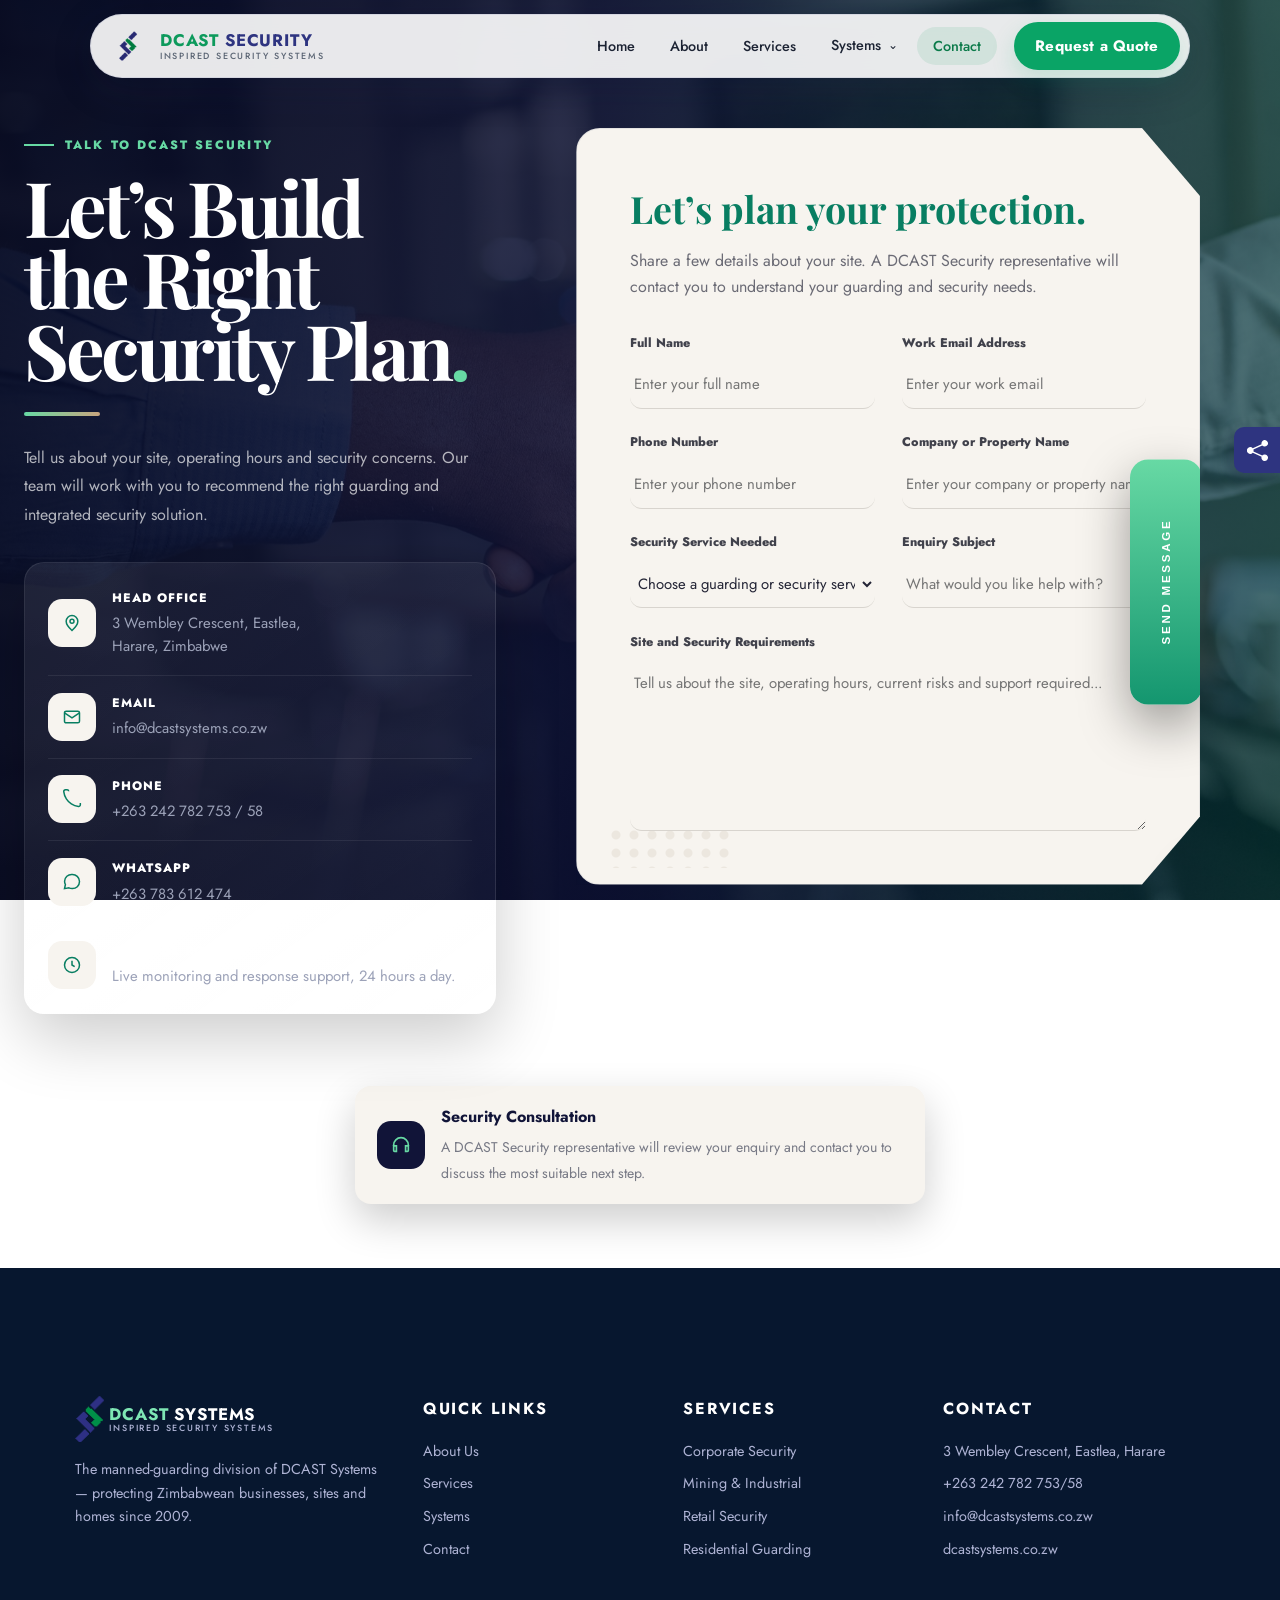
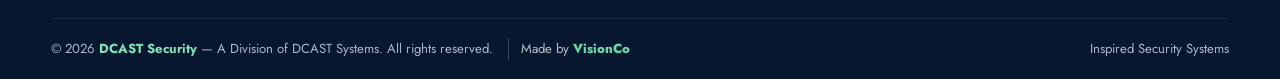
<file: contact/index.html>
<!DOCTYPE html>
<html lang="en">
<head>
<meta charset="UTF-8">
<meta name="viewport" content="width=device-width, initial-scale=1.0">
<title>Contact DCAST Systems | Security Enquiries — Zimbabwe</title>
<meta name="description" content="Contact DCAST Systems for guarding, CCTV, alarms, access control and security assessments.">
<link rel="preconnect" href="https://fonts.googleapis.com">
<link href="https://fonts.googleapis.com/css2?family=Playfair+Display:wght@600;700;800&family=Jost:wght@300;400;500;600;700&display=swap" rel="stylesheet">
<style>
:root{
  --blue:#2e3480;
  --blue-dark:#1d2159;
  --blue-deep:#12143a;
  --green:#0d9a5c;
  --green-dark:#0a7a49;
  --ink:#1c2333;
  --grey:#5c6675;
  --line:#e4e8ee;
  --bg:#f6f8fa;
  --white:#ffffff;
}
*{margin:0;padding:0;box-sizing:border-box}
html{scroll-behavior:smooth}
body{font-family:'Jost',sans-serif;color:var(--ink);background:var(--white);line-height:1.65;overflow-x:hidden}
img{max-width:100%;display:block}
a{text-decoration:none;color:inherit}
.container{width:min(1180px,92%);margin:0 auto}
h1,h2,h3{font-family:'Playfair Display',serif}

/* ===== Floating Dynamic-Island Nav ===== */
.navwrap{position:fixed;top:14px;left:0;right:0;z-index:1000;display:flex;justify-content:center;padding:0 12px;transition:top .3s}
.island{display:flex;align-items:center;gap:.5rem;background:rgba(255,255,255,.9);backdrop-filter:blur(18px);-webkit-backdrop-filter:blur(18px);border:1px solid rgba(46,52,128,.1);border-radius:999px;padding:.45rem .55rem .45rem 1rem;box-shadow:0 10px 40px rgba(18,20,58,.18);max-width:1100px;width:100%;transition:box-shadow .3s,background .3s}
.navwrap.scrolled .island{box-shadow:0 14px 50px rgba(18,20,58,.28);background:rgba(255,255,255,.97)}
.brand{display:flex;align-items:center;gap:.55rem;flex-shrink:0;margin-right:auto}
.brand img{height:38px;width:auto;image-rendering:-webkit-optimize-contrast;filter:drop-shadow(0 1px 2px rgba(18,20,58,.15))}
.brand-name{line-height:1.05;display:flex;flex-direction:column}
.brand-name .n1{font-weight:700;font-size:1.05rem;letter-spacing:.05em;color:var(--green)}
.brand-name .n1 b{color:var(--blue)}
.brand-name .n2{font-size:.56rem;letter-spacing:.2em;text-transform:uppercase;color:var(--grey);font-weight:500}
nav ul{display:flex;list-style:none;gap:.2rem;align-items:center}
nav a{font-weight:500;font-size:.9rem;color:var(--ink);padding:.55rem 1rem;border-radius:999px;transition:all .25s;white-space:nowrap}
nav a:hover,nav a.active{background:rgba(13,154,92,.1);color:var(--green-dark)}
.btn{display:inline-block;padding:.8rem 1.9rem;border-radius:999px;font-weight:600;font-size:.9rem;letter-spacing:.04em;transition:all .3s;cursor:pointer;border:none}
.btn-green{background:var(--green);color:#fff}
.btn-green:hover{background:var(--green-dark);transform:translateY(-2px);box-shadow:0 10px 22px rgba(13,154,92,.35)}
.btn-outline{border:1.5px solid rgba(255,255,255,.75);color:#fff}
.btn-outline:hover{background:#fff;color:var(--blue)}
.island .cta-btn{padding:.65rem 1.5rem;flex-shrink:0}
.burger{display:none;background:var(--blue);border:none;cursor:pointer;flex-direction:column;gap:5px;padding:12px;border-radius:999px;flex-shrink:0}
.burger span{width:20px;height:2px;background:#fff;border-radius:2px;transition:all .3s}
.burger.open span:nth-child(1){transform:translateY(7px) rotate(45deg)}
.burger.open span:nth-child(2){opacity:0}
.burger.open span:nth-child(3){transform:translateY(-7px) rotate(-45deg)}
.mobile-menu{position:fixed;top:80px;left:12px;right:12px;z-index:999;background:rgba(255,255,255,.98);backdrop-filter:blur(18px);border-radius:24px;box-shadow:0 20px 60px rgba(18,20,58,.3);padding:1rem;display:none;flex-direction:column;gap:.2rem;border:1px solid rgba(46,52,128,.1)}
.mobile-menu.open{display:flex}
.mobile-menu a{padding:.9rem 1.2rem;border-radius:14px;font-weight:500;color:var(--ink)}
.mobile-menu a:hover{background:rgba(13,154,92,.1);color:var(--green-dark)}
.mobile-menu .btn{text-align:center;margin-top:.4rem}

/* ===== Hero ===== */
.hero{position:relative;min-height:100vh;display:flex;align-items:center;color:#fff;padding-top:90px}
.hero-bg{position:absolute;inset:0;background:url('https://images.unsplash.com/photo-1521791136064-7986c2920216?q=80&w=1920&auto=format&fit=crop') center/cover;filter:brightness(.9)}
.hero::before{content:'';position:absolute;inset:0;background:linear-gradient(100deg,rgba(18,20,58,.94) 30%,rgba(29,33,89,.72) 60%,rgba(13,154,92,.28))}
.hero .container{position:relative;z-index:2}
.hero-kicker{display:inline-block;font-size:.8rem;letter-spacing:.28em;text-transform:uppercase;color:#7ee6b4;margin-bottom:1.4rem;font-weight:600}
.hero-title{display:flex;align-items:center;gap:1.2rem;flex-wrap:wrap;margin-bottom:.6rem}
.hero-title img{height:clamp(56px,7vw,96px);width:auto;image-rendering:-webkit-optimize-contrast;filter:drop-shadow(0 6px 18px rgba(0,0,0,.45)) brightness(1.12)}
.hero-title h1{font-size:clamp(2.8rem,7vw,5.4rem);line-height:1.02;font-weight:800;color:#fff;text-shadow:0 4px 24px rgba(0,0,0,.5);letter-spacing:.02em}
.hero-title h1 em{font-style:normal;color:#67d9a4}
.hero-sub{font-family:'Playfair Display',serif;font-size:clamp(1.3rem,2.6vw,2.1rem);color:#eef1fb;font-weight:600;max-width:26ch;line-height:1.3;text-shadow:0 3px 16px rgba(0,0,0,.55);margin-bottom:2rem}
.hero-actions{display:flex;gap:1rem;flex-wrap:wrap}
.hero-msg{position:absolute;right:4%;bottom:120px;z-index:2;max-width:420px;text-align:right;font-size:1.05rem;line-height:1.7;color:#f0f3fc;font-weight:400;background:linear-gradient(135deg,rgba(18,20,58,.55),rgba(13,154,92,.25));backdrop-filter:blur(8px);-webkit-backdrop-filter:blur(8px);border:none;border-radius:14px;padding:1.3rem 1.5rem;box-shadow:0 16px 40px rgba(0,0,0,.3)}
.hero-msg .hl{color:#7ee6b4;font-weight:700}
.hero-strip{position:absolute;bottom:0;left:0;right:0;z-index:2;background:rgba(255,255,255,.07);backdrop-filter:blur(12px);border-top:1px solid rgba(255,255,255,.14)}
.hero-strip .container{display:grid;grid-template-columns:repeat(4,1fr);gap:1rem;padding:1.3rem 0}
.stat{text-align:center;border-right:1px solid rgba(255,255,255,.12)}
.stat:last-child{border-right:none}
.stat b{display:block;font-size:1.9rem;font-weight:700;color:#7ee6b4;font-family:'Playfair Display',serif}
.stat span{font-size:.78rem;letter-spacing:.14em;text-transform:uppercase;color:#c3c8e2}

/* ===== Sections ===== */
section{padding:5.5rem 0}
.sec-head{max-width:640px;margin-bottom:3.2rem}
.sec-head.center{margin-left:auto;margin-right:auto;text-align:center}
.kicker{font-size:.78rem;letter-spacing:.28em;text-transform:uppercase;color:var(--green);font-weight:600;display:inline-flex;align-items:center;gap:.6rem}
.kicker::before{content:'';width:30px;height:1.5px;background:var(--green)}
.sec-head.center .kicker::after{content:'';width:30px;height:1.5px;background:var(--green)}
.sec-head h2{font-size:clamp(1.8rem,3.4vw,2.6rem);color:var(--blue-dark);margin:.7rem 0 .8rem;line-height:1.2}
.sec-head p{color:var(--grey)}

/* ===== About ===== */
.about{background:var(--bg)}
.about-grid{display:grid;grid-template-columns:1.05fr 1fr;gap:4rem;align-items:center}
.about-imgs{position:relative}
.about-imgs .main{border-radius:6px;height:460px;width:100%;object-fit:cover;box-shadow:0 24px 60px rgba(18,20,58,.18)}
.about-imgs .badge{position:absolute;bottom:-26px;right:-14px;background:var(--blue);color:#fff;padding:1.4rem 1.6rem;border-radius:6px;box-shadow:0 16px 40px rgba(18,20,58,.3);border-bottom:4px solid var(--green)}
.about-imgs .badge b{font-size:2.2rem;font-family:'Playfair Display',serif;color:#7ee6b4}
.about-imgs .badge span{display:block;font-size:.78rem;letter-spacing:.12em;text-transform:uppercase}
.about-body h2{font-size:clamp(1.8rem,3vw,2.5rem);color:var(--blue-dark);line-height:1.2;margin:.7rem 0 1rem}
.about-body p{color:var(--grey);margin-bottom:1rem}
.checks{list-style:none;margin:1.4rem 0 2rem;display:grid;grid-template-columns:1fr 1fr;gap:.7rem}
.checks li{display:flex;gap:.6rem;align-items:flex-start;font-weight:500;font-size:.95rem}
.checks li::before{content:'✓';color:#fff;background:var(--green);width:20px;height:20px;border-radius:50%;display:grid;place-items:center;font-size:.7rem;flex-shrink:0;margin-top:3px}

/* ===== Services ===== */
.svc-grid{display:grid;grid-template-columns:repeat(3,1fr);gap:1.6rem}
.svc{background:#fff;border:1px solid var(--line);border-radius:6px;overflow:hidden;transition:transform .35s,box-shadow .35s;position:relative}
.svc:hover{transform:translateY(-8px);box-shadow:0 22px 50px rgba(18,20,58,.14)}
.svc .ph{height:210px;overflow:hidden;position:relative}
.svc .ph img{width:100%;height:100%;object-fit:cover;transition:transform .6s}
.svc:hover .ph img{transform:scale(1.08)}
.svc .ph::after{content:'';position:absolute;inset:0;background:linear-gradient(to top,rgba(18,20,58,.55),transparent 55%)}
.svc .num{position:absolute;top:14px;left:14px;z-index:2;background:rgba(255,255,255,.92);color:var(--blue);font-weight:700;font-size:.8rem;padding:.25rem .6rem;border-radius:3px;letter-spacing:.1em}
.svc .body{padding:1.5rem 1.5rem 1.7rem;border-top:3px solid var(--green)}
.svc h3{font-size:1.18rem;color:var(--blue-dark);margin-bottom:.5rem}
.svc p{color:var(--grey);font-size:.92rem}
.svc .more{display:inline-flex;align-items:center;gap:.4rem;margin-top:1rem;font-weight:600;font-size:.85rem;color:var(--green);letter-spacing:.05em}
.svc .more:hover{gap:.7rem}

/* ===== Systems band ===== */
.systems{position:relative;color:#fff;background:url('https://images.unsplash.com/photo-1557597774-9d273605dfa9?q=80&w=1920&auto=format&fit=crop') center/cover fixed}
.systems::before{content:'';position:absolute;inset:0;background:linear-gradient(120deg,rgba(18,20,58,.95),rgba(29,33,89,.86))}
.systems .container{position:relative;z-index:2}
.systems .sec-head h2{color:#fff}
.systems .sec-head p{color:#c3c8e2}
.sys-grid{display:grid;grid-template-columns:repeat(4,1fr);gap:1.4rem}
.sys{background:rgba(255,255,255,.06);border:1px solid rgba(255,255,255,.14);border-radius:6px;padding:1.8rem 1.5rem;transition:all .3s;backdrop-filter:blur(6px)}
.sys:hover{background:rgba(13,154,92,.16);border-color:var(--green);transform:translateY(-6px)}
.sys .ico{font-size:1.9rem;margin-bottom:.9rem}
.sys h3{font-family:'Jost',sans-serif;font-size:1.02rem;font-weight:600;margin-bottom:.4rem;color:#fff}
.sys p{font-size:.86rem;color:#c3c8e2;font-weight:300}

/* ===== Why us ===== */
.why-grid{display:grid;grid-template-columns:repeat(3,1fr);gap:2.2rem}
.why{padding:2rem 1.6rem;border-radius:6px;border:1px solid var(--line);transition:all .3s;background:#fff}
.why:hover{border-color:var(--green);box-shadow:0 16px 40px rgba(18,20,58,.1)}
.why .ico{width:54px;height:54px;border-radius:6px;background:linear-gradient(135deg,var(--blue),var(--blue-dark));color:#7ee6b4;display:grid;place-items:center;font-size:1.4rem;margin-bottom:1.1rem}
.why h3{font-family:'Jost',sans-serif;font-size:1.08rem;font-weight:600;color:var(--blue-dark);margin-bottom:.4rem}
.why p{font-size:.92rem;color:var(--grey)}

/* ===== CTA ===== */
.cta{position:relative;color:#fff;background:url('https://images.unsplash.com/photo-1454165804606-c3d57bc86b40?q=80&w=1920&auto=format&fit=crop') center/cover fixed;padding:5rem 0}
.cta::before{content:'';position:absolute;inset:0;background:linear-gradient(90deg,rgba(10,122,73,.94),rgba(18,20,58,.9))}
.cta .container{position:relative;z-index:2;display:flex;justify-content:space-between;align-items:center;gap:2rem;flex-wrap:wrap}
.cta h2{font-size:clamp(1.6rem,3vw,2.3rem);max-width:24ch;line-height:1.25}
.cta .btns{display:flex;gap:1rem;flex-wrap:wrap}
.btn-white{background:#fff;color:var(--blue-dark)}
.btn-white:hover{transform:translateY(-2px);box-shadow:0 10px 24px rgba(0,0,0,.25)}

/* ===== Contact ===== */
.contact{background:var(--bg)}
.contact-grid{display:grid;grid-template-columns:1fr 1.15fr;gap:3.5rem;align-items:start}
.c-item{display:flex;gap:1rem;margin-bottom:1.6rem}
.c-item .ico{width:48px;height:48px;flex-shrink:0;border-radius:6px;background:var(--blue);color:#7ee6b4;display:grid;place-items:center;font-size:1.15rem}
.c-item h4{font-size:.98rem;color:var(--blue-dark)}
.c-item p,.c-item a{color:var(--grey);font-size:.92rem}
.c-item a:hover{color:var(--green)}
.form-card{background:#fff;border-radius:6px;padding:2.4rem;box-shadow:0 20px 50px rgba(18,20,58,.1);border-top:4px solid var(--green)}
.form-card h3{color:var(--blue-dark);margin-bottom:1.4rem;font-size:1.4rem}
.frow{display:grid;grid-template-columns:1fr 1fr;gap:1rem;margin-bottom:1rem}
.form-card input,.form-card select,.form-card textarea{width:100%;padding:.85rem 1rem;border:1px solid var(--line);border-radius:4px;font-family:inherit;font-size:.92rem;background:var(--bg);outline:none;transition:border .2s}
.form-card input:focus,.form-card select:focus,.form-card textarea:focus{border-color:var(--green)}
.form-card textarea{resize:vertical;min-height:110px;margin-bottom:1rem}

/* ===== Footer ===== */
footer{background:var(--blue-deep);color:#aeb3d4;padding:4rem 0 0;font-size:.9rem}
.foot-grid{display:grid;grid-template-columns:1.4fr 1fr 1fr 1.2fr;gap:2.5rem;padding-bottom:3rem}
footer h4{color:#fff;font-family:'Jost',sans-serif;font-size:1rem;letter-spacing:.08em;text-transform:uppercase;margin-bottom:1.1rem}
footer ul{list-style:none}
footer li{margin-bottom:.55rem}
footer a:hover{color:#7ee6b4}
.foot-logo{display:flex;align-items:center;gap:.6rem;margin-bottom:1rem}
.foot-logo img{height:42px;width:auto;image-rendering:-webkit-optimize-contrast;filter:brightness(1.15)}
.foot-logo .brand-name .n1{color:#7ee6b4}
.foot-logo .brand-name .n1 b{color:#fff}
.foot-logo .brand-name .n2{color:#aeb3d4}
.foot-bottom{border-top:1px solid rgba(255,255,255,.1);padding:1.2rem 0;display:flex;justify-content:space-between;gap:1rem;flex-wrap:wrap;font-size:.82rem}
.foot-bottom b{color:#7ee6b4}

/* ===== Reveal ===== */
.reveal{opacity:0;transform:translateY(28px);transition:opacity .7s ease,transform .7s ease}
.reveal.in{opacity:1;transform:none}

/* ===== Responsive ===== */
@media(max-width:1080px){
  nav ul{gap:0}
  nav a{padding:.55rem .7rem;font-size:.85rem}
}
@media(max-width:980px){
  .svc-grid,.why-grid{grid-template-columns:repeat(2,1fr)}
  .sys-grid{grid-template-columns:repeat(2,1fr)}
  .about-grid,.contact-grid{grid-template-columns:1fr}
  .foot-grid{grid-template-columns:1fr 1fr}
  .hero-strip .container{grid-template-columns:repeat(2,1fr)}
  .stat{border:none;padding:.4rem 0}
  nav{display:none}
  .island .cta-btn{display:none}
  .burger{display:flex}
  .island{max-width:520px}
}
@media(max-width:1200px){
  .hero-msg{position:static;max-width:560px;text-align:left;margin:2.2rem auto 0;margin-left:4%}
}
@media(max-width:720px){
  .svc-grid,.why-grid,.sys-grid,.frow,.checks{grid-template-columns:1fr}
  .navwrap{top:10px}
  .brand img{height:32px}
  .brand-name .n1{font-size:.95rem}
  .hero{min-height:100svh;padding-bottom:2rem}
  .hero-msg{margin:2rem 4% 7rem;font-size:.98rem}
  .hero-title{gap:.8rem}
}

/* DCAST_FSS_WIDGET_20260803 */
:root {
  --fss-size: 46px;
  --fss-icon: 20px;
  --fss-gap: 8px;
}

.fss-widget,
.fss-widget * {
  box-sizing: border-box;
}

.fss-widget {
  position: fixed;
  top: 50%;
  right: 0;
  transform: translateY(-50%);
  z-index: 9999;
  display: flex;
  flex-direction: column;
  align-items: flex-end;
  font-family: Arial, Helvetica, sans-serif;
  padding-right: env(safe-area-inset-right, 0);
}

.fss-toggle {
  position: relative;
  width: var(--fss-size);
  height: var(--fss-size);
  min-width: 44px;
  min-height: 44px;
  display: flex;
  align-items: center;
  justify-content: center;
  background: #1877f2;
  border: 0;
  border-radius: 8px 0 0 8px;
  cursor: pointer;
  box-shadow: -2px 2px 8px rgba(0,0,0,.25);
  transition: background .25s ease;
}

.fss-toggle:hover,
.fss-toggle:focus-visible {
  background: #145dc4;
}

.fss-toggle:focus-visible,
.fss-icon:focus-visible {
  outline: 3px solid rgba(126,230,180,.95);
  outline-offset: 2px;
}

.fss-toggle svg {
  width: var(--fss-icon);
  height: var(--fss-icon);
  fill: #fff;
  transition: transform .3s ease;
}

.fss-widget.open .fss-toggle svg {
  transform: rotate(90deg);
}

.fss-tooltip {
  position: absolute;
  right: calc(100% + 8px);
  top: 50%;
  transform: translateY(-50%);
  padding: 5px 10px;
  border-radius: 4px;
  background: #1a1a1a;
  color: #fff;
  font-size: 13px;
  line-height: 1.3;
  white-space: nowrap;
  opacity: 0;
  pointer-events: none;
  transition: opacity .2s ease;
}

.fss-toggle:hover .fss-tooltip,
.fss-toggle:focus-visible .fss-tooltip {
  opacity: 1;
}

.fss-panel {
  display: flex;
  flex-direction: column;
  gap: var(--fss-gap);
  max-height: 0;
  margin-top: 0;
  overflow: hidden;
  opacity: 0;
  transform: translateX(20px);
  transition:
    max-height .35s ease,
    opacity .25s ease,
    transform .25s ease,
    margin .25s ease;
}

.fss-widget.open .fss-panel {
  max-height: 80vh;
  max-height: 80dvh;
  margin-top: var(--fss-gap);
  overflow-y: auto;
  opacity: 1;
  transform: translateX(0);
}

.fss-icon {
  width: var(--fss-size);
  height: var(--fss-size);
  min-width: 44px;
  min-height: 44px;
  display: flex;
  flex-shrink: 0;
  align-items: center;
  justify-content: center;
  border-radius: 8px 0 0 8px;
  text-decoration: none;
  box-shadow: -2px 2px 8px rgba(0,0,0,.2);
  transition: transform .2s ease, filter .2s ease;
}

.fss-icon:hover,
.fss-icon:focus-visible {
  transform: translateX(-6px);
  filter: brightness(1.1);
}

.fss-icon svg {
  width: var(--fss-icon);
  height: var(--fss-icon);
  fill: #fff;
}

.fss-facebook {
  background: #3b5998;
}

.fss-twitter {
  background: #000;
}

.fss-whatsapp {
  background: #25d366;
}

.fss-linkedin {
  background: #0077b5;
}

.fss-telegram {
  background: #229ed9;
}

.fss-email {
  background: #7f8c8d;
}

@media (max-width: 768px) {
  :root {
    --fss-size: 42px;
    --fss-icon: 18px;
    --fss-gap: 6px;
  }
}

@media (max-width: 480px) {
  :root {
    --fss-size: 44px;
    --fss-icon: 18px;
    --fss-gap: 6px;
  }

  .fss-tooltip {
    display: none;
  }
}

@media (prefers-reduced-motion: reduce) {
  .fss-toggle svg,
  .fss-panel,
  .fss-icon {
    transition: none;
  }
}


/* DCAST_MOBILE_HERO_OPTIMISATION_START */
@media (max-width: 899px) {

  html,
  body {
    max-width: 100%;
    overflow-x: hidden;
  }

  .hero {
    position: relative;
    display: flex;
    min-height: 100svh;
    height: auto;
    align-items: flex-end;
    justify-content: flex-end;
    padding: 112px 0 calc(24px + env(safe-area-inset-bottom));
    color: #fff;
    overflow: hidden;
  }

  .hero-bg {
    background-position: center center !important;
    background-size: cover !important;
  }

  .hero::before {
    background:
      linear-gradient(
        180deg,
        rgba(18,20,58,.16) 0%,
        rgba(18,20,58,.28) 35%,
        rgba(10,15,32,.66) 70%,
        rgba(6,10,24,.92) 100%
      ) !important;
  }

  .hero > .container {
    position: relative;
    z-index: 3;
    width: min(92%, 560px);
    margin: 0 auto;
    padding: 0;
    display: flex;
    flex-direction: column;
    align-items: flex-start;
    justify-content: flex-end;
  }

  .hero-kicker {
    display: inline-flex;
    width: auto;
    max-width: 100%;
    align-items: center;
    gap: .62rem;
    margin: 0 0 1rem;
    padding: .58rem .78rem;
    border: 1px solid rgba(126,230,180,.38);
    border-radius: 999px;
    background: rgba(18,20,58,.68);
    color: #9af0c7;
    font-size: clamp(.66rem, 2.8vw, .76rem);
    line-height: 1.45;
    letter-spacing: .12em;
    text-transform: uppercase;
    white-space: normal;
    text-shadow: 0 2px 12px rgba(0,0,0,.5);
    box-shadow: 0 10px 28px rgba(0,0,0,.18);
    backdrop-filter: blur(9px);
    -webkit-backdrop-filter: blur(9px);
  }

  .hero-title {
    display: block;
    width: 100%;
    margin: 0 0 .7rem;
  }

  .hero-title img {
    display: none !important;
  }

  .hero-title h1 {
    width: 100%;
    max-width: 100%;
    margin: 0;
    color: #fff;
    font-size: clamp(3.2rem, 15vw, 5.2rem);
    font-weight: 800;
    line-height: .91;
    letter-spacing: -.025em;
    overflow-wrap: normal;
    word-break: normal;
    text-shadow: 0 5px 24px rgba(0,0,0,.48);
  }

  .hero-title h1 em {
    display: block;
    margin-top: .08em;
    color: #4ee6a8;
    font-style: normal;
  }

  .hero-sub {
    width: 100%;
    max-width: 22ch;
    margin: .35rem 0 0;
    color: #fff;
    font-size: clamp(1.22rem, 5.4vw, 1.65rem);
    font-weight: 600;
    line-height: 1.27;
    text-shadow: 0 3px 18px rgba(0,0,0,.62);
  }

  .hero-actions {
    width: 100%;
    margin-top: 1.55rem;
    display: flex;
    flex-direction: column;
    gap: .78rem;
  }

  .hero-actions .btn {
    width: 100%;
    min-height: 54px;
    display: inline-flex;
    align-items: center;
    justify-content: center;
    padding: .95rem 1.25rem;
    border-radius: 999px;
    font-size: .96rem;
    line-height: 1.3;
    text-align: center;
  }

  .hero-actions .btn-green {
    box-shadow: 0 12px 30px rgba(13,154,92,.34);
  }

  .hero-actions .btn-outline {
    background: rgba(18,20,58,.36);
    border-color: rgba(255,255,255,.72);
    backdrop-filter: blur(8px);
    -webkit-backdrop-filter: blur(8px);
  }

  .hero-msg {
    display: none !important;
  }

  .hero-strip {
    position: relative;
    inset: auto;
    z-index: 3;
    width: min(92%, 560px);
    margin: 1.4rem auto 0;
    border: 1px solid rgba(255,255,255,.14);
    border-radius: 18px;
    background: rgba(18,20,58,.52);
    overflow: hidden;
    backdrop-filter: blur(12px);
    -webkit-backdrop-filter: blur(12px);
  }

  .hero-strip .container {
    width: 100%;
    display: grid;
    grid-template-columns: repeat(2, minmax(0, 1fr));
    gap: 0;
    padding: .65rem;
  }

  .hero-strip .stat {
    min-width: 0;
    padding: .72rem .35rem;
    border-right: 0;
    border-bottom: 1px solid rgba(255,255,255,.1);
  }

  .hero-strip .stat:nth-last-child(-n+2) {
    border-bottom: 0;
  }

  .hero-strip .stat b {
    font-size: 1.42rem;
    line-height: 1.1;
  }

  .hero-strip .stat span {
    display: block;
    margin-top: .28rem;
    font-size: .62rem;
    line-height: 1.35;
    letter-spacing: .1em;
  }
}

@media (max-width: 380px) {

  .hero {
    padding-top: 104px;
  }

  .hero > .container,
  .hero-strip {
    width: 90%;
  }

  .hero-title h1 {
    font-size: clamp(2.8rem, 14.5vw, 4rem);
  }

  .hero-sub {
    font-size: 1.12rem;
  }

  .hero-actions .btn {
    min-height: 50px;
    padding: .85rem 1rem;
    font-size: .9rem;
  }
}
/* DCAST_MOBILE_HERO_OPTIMISATION_END */


/* DCAST_MOBILE_HERO_CLEANUP_20260803 */
@media (max-width: 899px) {

  .hero-kicker {
    width: auto !important;
    max-width: min(100%, 360px) !important;
    margin: 0 0 1rem !important;
    padding: .82rem 1rem !important;
    border: 1px solid rgba(255,255,255,.18) !important;
    border-radius: 18px !important;
    background: rgba(20,24,58,.68) !important;
    color: #ffffff !important;
    font-size: clamp(.76rem, 3.2vw, .9rem) !important;
    font-weight: 800 !important;
    line-height: 1.4 !important;
    letter-spacing: .08em !important;
    text-transform: uppercase !important;
    white-space: normal !important;
    text-shadow: 0 2px 10px rgba(0,0,0,.4) !important;
    box-shadow: 0 10px 24px rgba(0,0,0,.18) !important;
    backdrop-filter: blur(10px) !important;
    -webkit-backdrop-filter: blur(10px) !important;
  }

  .hero-kicker::before {
    background: #ffffff !important;
    box-shadow: 0 0 0 4px rgba(255,255,255,.14) !important;
  }

  .hero-strip {
    display: none !important;
  }
}


/* DCAST_OFFICIAL_SOCIAL_PROFILES_20260803 */

.dcast-profile-widget,
.dcast-profile-widget * {
  box-sizing: border-box;
}

.dcast-profile-widget {
  position: fixed;
  top: 50%;
  right: 0;
  z-index: 9999;
  display: flex;
  flex-direction: column;
  align-items: flex-end;
  transform: translateY(-50%);
  padding-right: env(safe-area-inset-right, 0);
  font-family: Arial, Helvetica, sans-serif;
}

.dcast-profile-toggle {
  position: relative;
  width: 46px;
  height: 46px;
  min-width: 44px;
  min-height: 44px;
  display: flex;
  align-items: center;
  justify-content: center;
  border: 0;
  border-radius: 10px 0 0 10px;
  background: #2e3480;
  color: #fff;
  cursor: pointer;
  box-shadow: -3px 4px 14px rgba(18,20,58,.28);
  transition:
    background .22s ease,
    transform .22s ease;
}

.dcast-profile-toggle:hover,
.dcast-profile-toggle:focus-visible {
  background: #1d2159;
}

.dcast-profile-toggle:focus-visible,
.dcast-profile-link:focus-visible {
  outline: 3px solid #67d9a4;
  outline-offset: 2px;
}

.dcast-profile-toggle svg {
  width: 21px;
  height: 21px;
  fill: currentColor;
  transition: transform .28s ease;
}

.dcast-profile-widget.open .dcast-profile-toggle svg {
  transform: rotate(90deg);
}

.dcast-profile-tooltip {
  position: absolute;
  top: 50%;
  right: calc(100% + 9px);
  transform: translateY(-50%);
  padding: 6px 10px;
  border-radius: 5px;
  background: #12143a;
  color: #fff;
  font-size: 12px;
  font-weight: 700;
  line-height: 1.2;
  white-space: nowrap;
  opacity: 0;
  visibility: hidden;
  pointer-events: none;
  transition: opacity .2s ease, visibility .2s ease;
}

.dcast-profile-toggle:hover .dcast-profile-tooltip,
.dcast-profile-toggle:focus-visible .dcast-profile-tooltip {
  opacity: 1;
  visibility: visible;
}

.dcast-profile-panel {
  display: flex;
  flex-direction: column;
  gap: 7px;
  max-height: 0;
  margin-top: 0;
  overflow: hidden;
  opacity: 0;
  transform: translateX(18px);
  transition:
    max-height .3s ease,
    margin .25s ease,
    opacity .22s ease,
    transform .22s ease;
}

.dcast-profile-widget.open .dcast-profile-panel {
  max-height: 420px;
  margin-top: 8px;
  opacity: 1;
  transform: translateX(0);
}

.dcast-profile-link {
  position: relative;
  width: 46px;
  height: 46px;
  min-width: 44px;
  min-height: 44px;
  display: flex;
  flex-shrink: 0;
  align-items: center;
  justify-content: center;
  border-radius: 10px 0 0 10px;
  color: #fff;
  text-decoration: none;
  box-shadow: -3px 4px 12px rgba(18,20,58,.22);
  transition:
    transform .2s ease,
    filter .2s ease;
}

.dcast-profile-link:hover,
.dcast-profile-link:focus-visible {
  transform: translateX(-6px);
  filter: brightness(1.08);
}

.dcast-profile-link svg {
  width: 21px;
  height: 21px;
  display: block;
  fill: currentColor;
}

.dcast-profile-name {
  position: absolute;
  top: 0;
  right: 100%;
  height: 46px;
  min-width: 112px;
  display: flex;
  align-items: center;
  justify-content: center;
  padding: 0 14px;
  border-radius: 8px 0 0 8px;
  background: inherit;
  color: #fff;
  font-size: 12px;
  font-weight: 700;
  white-space: nowrap;
  opacity: 0;
  visibility: hidden;
  transform: translateX(8px);
  transition:
    opacity .2s ease,
    visibility .2s ease,
    transform .2s ease;
  pointer-events: none;
}

.dcast-profile-link:hover .dcast-profile-name,
.dcast-profile-link:focus-visible .dcast-profile-name {
  opacity: 1;
  visibility: visible;
  transform: translateX(0);
}

.dcast-profile-facebook {
  background: #1877f2;
}

.dcast-profile-instagram {
  background:
    linear-gradient(
      135deg,
      #833ab4 0%,
      #c13584 35%,
      #e1306c 58%,
      #fd1d1d 75%,
      #fcb045 100%
    );
}

.dcast-profile-x {
  background: #050505;
}

.dcast-profile-linkedin {
  background: #0a66c2;
}

.dcast-profile-whatsapp {
  background: #25d366;
}

@media (max-width: 720px) {
  .dcast-profile-toggle,
  .dcast-profile-link {
    width: 44px;
    height: 44px;
  }

  .dcast-profile-link svg,
  .dcast-profile-toggle svg {
    width: 19px;
    height: 19px;
  }

  .dcast-profile-name,
  .dcast-profile-tooltip {
    display: none;
  }
}

@media (prefers-reduced-motion: reduce) {
  .dcast-profile-toggle,
  .dcast-profile-toggle svg,
  .dcast-profile-panel,
  .dcast-profile-link,
  .dcast-profile-name {
    transition: none;
  }
}


/* DCAST_BOOTSTRAP_ICON_REPAIR_20260803 */

.dcast-profile-link .dcast-bootstrap-icon,
.dcast-profile-toggle .dcast-bootstrap-icon {
  width: 21px;
  height: 21px;
  display: block;
  object-fit: contain;
  filter: brightness(0) invert(1);
  pointer-events: none;
}

.c-item .dcast-contact-bootstrap-icon {
  width: 22px;
  height: 22px;
  display: block;
  object-fit: contain;
  filter: brightness(0) invert(1);
  pointer-events: none;
}

@media (max-width: 720px) {
  .dcast-profile-link .dcast-bootstrap-icon,
  .dcast-profile-toggle .dcast-bootstrap-icon {
    width: 19px;
    height: 19px;
  }

  .c-item .dcast-contact-bootstrap-icon {
    width: 20px;
    height: 20px;
  }
}


/* DCAST_CURRENT_TEMPLATE_SUBPAGES_20260804 */

.dcast-current-subpage {
  min-height: 70vh;
  padding-top: 112px;
  background: #f6f8fb;
}

.dcast-page-banner {
  position: relative;
  overflow: hidden;
  padding: 88px 0 74px;
  background:
    radial-gradient(
      circle at 82% 20%,
      rgba(103,217,164,.18),
      transparent 34%
    ),
    linear-gradient(
      135deg,
      #111438 0%,
      #232967 65%,
      #087e62 145%
    );
}

.dcast-page-banner::before {
  content: "";
  position: absolute;
  inset: 0;
  opacity: .16;
  background-image:
    linear-gradient(
      rgba(255,255,255,.12) 1px,
      transparent 1px
    ),
    linear-gradient(
      90deg,
      rgba(255,255,255,.12) 1px,
      transparent 1px
    );
  background-size: 64px 64px;
}

.dcast-page-banner .container {
  position: relative;
  z-index: 2;
}

.dcast-page-banner span {
  display: inline-block;
  margin-bottom: .9rem;
  color: #67d9a4;
  font-size: .76rem;
  font-weight: 800;
  letter-spacing: .16em;
  text-transform: uppercase;
}

.dcast-page-banner h1 {
  max-width: 850px;
  margin: 0;
  color: #fff;
  font-size: clamp(2.5rem, 6vw, 5rem);
  line-height: 1;
  letter-spacing: -.04em;
}

.dcast-page-banner p {
  max-width: 700px;
  margin-top: 1.15rem;
  color: rgba(255,255,255,.76);
  font-size: 1.05rem;
  line-height: 1.75;
}

.dcast-current-subpage > section:not(.dcast-page-banner) {
  scroll-margin-top: 130px;
}

.dcast-about-details {
  padding: 90px 0;
  background: #111438;
}

.dcast-about-details h2 {
  margin-bottom: 2.4rem;
  color: #fff;
  font-size: clamp(2rem, 4vw, 3.3rem);
}

.dcast-foundation-grid {
  display: grid;
  grid-template-columns: repeat(2, minmax(0, 1fr));
  gap: 1.25rem;
}

.dcast-foundation-card {
  padding: 2rem;
  border: 1px solid rgba(255,255,255,.1);
  border-radius: 22px;
  background: rgba(255,255,255,.06);
}

.dcast-foundation-card h3 {
  margin-bottom: .9rem;
  color: #67d9a4;
  font-size: 1.45rem;
}

.dcast-foundation-card p,
.dcast-foundation-card li {
  color: rgba(255,255,255,.72);
  line-height: 1.75;
}

.dcast-foundation-card ul {
  display: grid;
  gap: .55rem;
  margin: 0;
  padding-left: 1.2rem;
}

.dcast-growth-clients {
  padding: 90px 0;
  background: #fff;
}

.dcast-growth-grid {
  display: grid;
  grid-template-columns: 1fr 1fr;
  gap: 1.25rem;
}

.dcast-growth-card {
  padding: 2rem;
  border: 1px solid #e4e8ef;
  border-radius: 22px;
  background: #f7f9fb;
}

.dcast-growth-card h3 {
  margin-bottom: .9rem;
  color: #111438;
  font-size: 1.45rem;
}

.dcast-growth-card p,
.dcast-growth-card li {
  color: #62697c;
  line-height: 1.75;
}

.dcast-growth-card ul {
  display: grid;
  gap: .55rem;
  padding-left: 1.2rem;
}

.dcast-placeholder {
  padding: 90px 0;
  background: #fff;
}

.dcast-placeholder-card {
  max-width: 760px;
  padding: 2rem;
  border: 1px solid #e4e8ef;
  border-radius: 22px;
  background: #f7f9fb;
}

.dcast-placeholder-card h2 {
  margin-bottom: .8rem;
  color: #111438;
}

.dcast-placeholder-card p {
  color: #62697c;
  line-height: 1.75;
}

@media (max-width: 760px) {
  .dcast-current-subpage {
    padding-top: 92px;
  }

  .dcast-page-banner {
    padding: 62px 0 58px;
  }

  .dcast-foundation-grid,
  .dcast-growth-grid {
    grid-template-columns: 1fr;
  }

  .dcast-about-details,
  .dcast-growth-clients,
  .dcast-placeholder {
    padding: 68px 0;
  }
}

</style>

<link rel="icon" type="image/png" sizes="32x32" href="/favicon-32x32.png?v=20260803-1503">
<link rel="icon" type="image/png" sizes="16x16" href="/favicon-16x16.png?v=20260803-1503">
<link rel="shortcut icon" type="image/x-icon" href="/favicon.ico?v=20260803-1503">
<link rel="apple-touch-icon" sizes="180x180" href="/apple-touch-icon.png?v=20260803-1503">
<link rel="stylesheet" href="/assets/css/dcast-current-contact-20260806-083753.css">
<link rel="stylesheet" href="/assets/css/visionco-footer-credit.css?v=20260804-083639">
<link rel="stylesheet" href="/assets/css/dcast-final-premium-polish-20260824-134615.css">
<link rel="stylesheet" href="/assets/css/dcast-footer-text-alignment-20260824.css">
<link rel="stylesheet" href="/assets/css/dcast-footer-logo-refine-20260907.css?v=20260907-065000">
<link rel="stylesheet" href="/assets/css/dcast-contact-background-restored-20260824.css">
<link rel="stylesheet" href="/assets/css/dcast-contact-first-screen-alignment-v2-20260824.css">
<link rel="stylesheet" href="/assets/css/dcast-global-hero-scrollfx-20260826.css?v=20260826-144800">
<link rel="stylesheet" href="/assets/css/dcast-global-navbar-consistency-20260830.css?v=20260830-184700">
<link rel="icon" type="image/png" sizes="512x512" href="/assets/images/dcast-logo-mark-refined-20260830.png?v=20260830-190000">
<link rel="shortcut icon" type="image/png" href="/assets/images/dcast-logo-mark-refined-20260830.png?v=20260830-190000">
<link rel="apple-touch-icon" sizes="180x180" href="/assets/images/apple-touch-icon-20260830.png?v=20260830-190000">
<link rel="stylesheet" href="/assets/css/dcast-logo-alignment-20260830.css?v=20260830-190000">
<link rel="icon" type="image/png" sizes="32x32" href="/assets/images/dcast-favicon-white-32-20260830.png?v=20260830-191200">
<link rel="icon" type="image/png" sizes="192x192" href="/assets/images/dcast-favicon-white-192-20260830.png?v=20260830-191200">
<link rel="icon" type="image/png" sizes="512x512" href="/assets/images/dcast-favicon-white-512-20260830.png?v=20260830-191200">
<link rel="shortcut icon" type="image/png" href="/assets/images/dcast-favicon-white-32-20260830.png?v=20260830-191200">
<link rel="apple-touch-icon" sizes="180x180" href="/assets/images/dcast-apple-touch-white-180-20260830.png?v=20260830-191200">
<link rel="manifest" href="/site.webmanifest?v=20260830-191200">
<meta name="theme-color" content="#0A1733">
<link rel="stylesheet" href="/assets/css/dcast-home-client-focus-20260830.css?v=20260830-192200">
<link rel="stylesheet" href="/assets/css/dcast-systems-service-navigation-20260831.css?v=20260831-122000">
<script src="/assets/js/dcast-systems-service-navigation-20260831.js?v=20260831-120800" defer></script>

<link rel="stylesheet" href="/assets/css/dcast-mobile-unified-20260901.css?v=20260901-140000">

</head>
<body>


<!-- DCAST_OFFICIAL_SOCIAL_PROFILES_20260803 -->
<div class="dcast-profile-widget"
     id="dcastProfileWidget">

  <div class="dcast-profile-panel"
       id="dcastProfilePanel">

    <a class="dcast-profile-link dcast-profile-facebook"
       href="https://www.facebook.com/61557648856091"
       target="_blank"
       rel="noopener noreferrer"
       aria-label="Open DCAST Systems on Facebook">
      <img class="dcast-bootstrap-icon" src="/assets/icons/bootstrap-icons/facebook.svg" alt="" aria-hidden="true" width="22" height="22">
<span class="dcast-profile-name">Facebook</span>
    </a>

    <a class="dcast-profile-link dcast-profile-instagram"
       href="https://www.instagram.com/dcast.systems/"
       target="_blank"
       rel="noopener noreferrer"
       aria-label="Open DCAST Systems on Instagram">
      <img class="dcast-bootstrap-icon" src="/assets/icons/bootstrap-icons/instagram.svg" alt="" aria-hidden="true" width="22" height="22">
<span class="dcast-profile-name">Instagram</span>
    </a>

    <a class="dcast-profile-link dcast-profile-x"
       href="https://x.com/Dcast_Systems"
       target="_blank"
       rel="noopener noreferrer"
       aria-label="Open DCAST Systems on X">
      <img class="dcast-bootstrap-icon" src="/assets/icons/bootstrap-icons/twitter-x.svg" alt="" aria-hidden="true" width="22" height="22">
<span class="dcast-profile-name">X / Twitter</span>
    </a>

    <a class="dcast-profile-link dcast-profile-linkedin"
       href="https://www.linkedin.com/company/dcast-security-systems/"
       target="_blank"
       rel="noopener noreferrer"
       aria-label="Open DCAST Security Systems on LinkedIn">
      <img class="dcast-bootstrap-icon" src="/assets/icons/bootstrap-icons/linkedin.svg" alt="" aria-hidden="true" width="22" height="22">
<span class="dcast-profile-name">LinkedIn</span>
    </a>

    <a class="dcast-profile-link dcast-profile-whatsapp"
       href="https://wa.me/263783612474"
       target="_blank"
       rel="noopener noreferrer"
       aria-label="Contact DCAST Systems on WhatsApp">
      <img class="dcast-bootstrap-icon" src="/assets/icons/bootstrap-icons/whatsapp.svg" alt="" aria-hidden="true" width="22" height="22">
<span class="dcast-profile-name">WhatsApp</span>
    </a>

  </div>

  <button class="dcast-profile-toggle"
          id="dcastProfileToggle"
          type="button"
          aria-controls="dcastProfilePanel"
          aria-expanded="false"
          aria-label="Open DCAST social media profiles">
      <img class="dcast-bootstrap-icon" src="/assets/icons/bootstrap-icons/share-fill.svg" alt="" aria-hidden="true" width="22" height="22">
<span class="dcast-profile-tooltip">Follow DCAST</span>
  </button>

</div>

<!-- DCAST floating navigation -->
<div class="navwrap" id="navwrap">
  <div class="island">
    <a href="/" class="brand">
      <picture class="dcast-nav-logo">
        <source media="(max-width:720px)" srcset="/assets/images/dcast-logo-mark-mobile-hd-20260901.png?v=20260901-141500">
        <img src="/assets/images/dcast-logo-mark-refined-20260830.png?v=20260830-190000" alt="DCAST logo" width="42" height="42" decoding="async">
      </picture>
      <span class="brand-name"><span class="n1">DCAST <b>SECURITY</b></span><span class="n2">Inspired Security Systems</span></span>
    </a>
    <nav>
      <ul>
        <li><a href="/" >Home</a></li>
        <li><a href="/about/">About</a></li>
        <li><a href="/guarding-services/">Services</a></li>
        <li class="nav-systems-menu">
          <a href="/security-systems/">Systems <span class="nav-chevron" aria-hidden="true">⌄</span></a>
          <div class="nav-systems-dropdown" aria-label="Security systems services">
            <a href="/security-systems/#cctv-installation">CCTV Installation <span aria-hidden="true">→</span></a>
            <a href="/security-systems/#access-control">Access Control <span aria-hidden="true">→</span></a>
            <a href="/security-systems/#alarm-systems">Alarm Systems <span aria-hidden="true">→</span></a>
            <a href="/security-systems/#electric-fence">Electric Fence <span aria-hidden="true">→</span></a>
            <a href="/security-systems/#fibre-installation">Full Turnkey Fibre Installation <span aria-hidden="true">→</span></a>
            <a href="/security-systems/#boomgates">Boomgates <span aria-hidden="true">→</span></a>
            <a href="/security-systems/#mantrap-doors">Mantrap Doors <span aria-hidden="true">→</span></a>
            <a href="/security-systems/#fire-suppression">Fire Suppression <span aria-hidden="true">→</span></a>
            <a class="nav-systems-all" href="/security-systems/">View all systems <span aria-hidden="true">→</span></a>
          </div>
        </li>
        <li><a href="/contact/" class="active">Contact</a></li>
      </ul>
    </nav>
    <a href="/request-quote/" class="btn btn-green cta-btn">Request a Quote</a>
    <button class="burger" id="burger" aria-label="Menu"><span></span><span></span><span></span></button>
  </div>
</div>
<div class="mobile-menu" id="mmenu">
  <a href="/">Home</a>
  <a href="/about/">About Us</a>
  <a href="/guarding-services/">Services</a>
  <details class="mobile-systems-dropdown">
    <summary>Systems</summary>
    <div class="mobile-systems-links">
      <a href="/security-systems/">Systems Overview</a>
      <a href="/security-systems/#cctv-installation">CCTV Installation</a>
      <a href="/security-systems/#access-control">Access Control</a>
      <a href="/security-systems/#alarm-systems">Alarm Systems</a>
      <a href="/security-systems/#electric-fence">Electric Fence</a>
      <a href="/security-systems/#fibre-installation">Full Turnkey Fibre Installation</a>
      <a href="/security-systems/#boomgates">Boomgates</a>
      <a href="/security-systems/#mantrap-doors">Mantrap Doors</a>
      <a href="/security-systems/#fire-suppression">Fire Suppression</a>
    </div>
  </details>
  <a href="/contact/" class="active">Contact</a>
  <a href="/request-quote/" class="btn btn-green">Request a Quote</a>
</div>



<!-- DCAST_PREMIUM_CONTACT_PAGE_20260804 -->
<main
  class="dcast-premium-contact-page"
  id="main-content"
>


  <section>
    <div
      class="
        dcast-premium-contact-shell
        dcast-premium-contact-grid
      "
    >
      <div class="dcast-contact-left">

        <div class="dcast-contact-eyebrow">
          Talk to DCAST Security
        </div>

        <h1 class="dcast-contact-heading">
          Let’s Build the Right
          Security Plan<span>.</span>
        </h1>

        <div class="dcast-contact-accent"></div>

        <p class="dcast-contact-lead">
          Tell us about your site, operating hours and
          security concerns. Our team will work with you
          to recommend the right guarding and integrated
          security solution.
        </p>

        <div
          class="dcast-contact-info"
          role="region"
          aria-label="DCAST Systems contact details"
        >
          <div class="dcast-contact-info-item">
            <div class="dcast-contact-info-icon">
              <svg
                viewBox="0 0 24 24"
                fill="none"
                stroke="currentColor"
                stroke-width="1.8"
              >
                <path
                  d="M12 21s-7-6.1-7-11a7 7 0 0 1 14 0c0 4.9-7 11-7 11z"
                />
                <circle cx="12" cy="10" r="2.4"/>
              </svg>
            </div>

            <div>
              <div class="dcast-contact-info-title">
                Head Office
              </div>
              <div class="dcast-contact-info-body">
                3 Wembley Crescent, Eastlea,<br>
                Harare, Zimbabwe
              </div>
            </div>
          </div>

          <div class="dcast-contact-info-item">
            <div class="dcast-contact-info-icon">
              <svg
                viewBox="0 0 24 24"
                fill="none"
                stroke="currentColor"
                stroke-width="1.8"
              >
                <rect
                  x="3"
                  y="5"
                  width="18"
                  height="14"
                  rx="2"
                />
                <path d="m3 7 9 6 9-6"/>
              </svg>
            </div>

            <div>
              <div class="dcast-contact-info-title">
                Email
              </div>
              <div class="dcast-contact-info-body">
                <a href="mailto:info@dcastsystems.co.zw">
                  info@dcastsystems.co.zw
                </a>
              </div>
            </div>
          </div>

          <div class="dcast-contact-info-item">
            <div class="dcast-contact-info-icon">
              <svg
                viewBox="0 0 24 24"
                fill="none"
                stroke="currentColor"
                stroke-width="1.8"
              >
                <path
                  d="M22 16.9v2a2 2 0 0 1-2.2 2 19.8 19.8 0 0 1-8.6-3.1 19.5 19.5 0 0 1-6-6A19.8 19.8 0 0 1 2.1 3.2 2 2 0 0 1 4.1 1h2a2 2 0 0 1 2 1.7"
                />
              </svg>
            </div>

            <div>
              <div class="dcast-contact-info-title">
                Phone
              </div>
              <div class="dcast-contact-info-body">
                <a href="tel:+263242782753">
                  +263 242 782 753 / 58
                </a>
              </div>
            </div>
          </div>

          <div class="dcast-contact-info-item">
            <div class="dcast-contact-info-icon">
              <svg
                viewBox="0 0 24 24"
                fill="none"
                stroke="currentColor"
                stroke-width="1.8"
              >
                <path
                  d="M21 11.5a8.4 8.4 0 0 1-8.9 8.4 8.6 8.6 0 0 1-3.8-.9L3 20l1.1-5a8.4 8.4 0 0 1-1-4A8.4 8.4 0 0 1 11.9 3 8.5 8.5 0 0 1 21 11.5z"
                />
              </svg>
            </div>

            <div>
              <div class="dcast-contact-info-title">
                WhatsApp
              </div>
              <div class="dcast-contact-info-body">
                <a href="https://wa.me/263783612474">
                  +263 783 612 474
                </a>
              </div>
            </div>
          </div>

          <div class="dcast-contact-info-item">
            <div class="dcast-contact-info-icon">
              <svg
                viewBox="0 0 24 24"
                fill="none"
                stroke="currentColor"
                stroke-width="1.8"
              >
                <circle cx="12" cy="12" r="9"/>
                <path d="M12 7v5l3.2 2"/>
              </svg>
            </div>

            <div>
              <div class="dcast-contact-info-title">
                Control Room
              </div>
              <div class="dcast-contact-info-body">
                Live monitoring and response support,
                24 hours a day.
              </div>
            </div>
          </div>
        </div>
      </div>

      <div class="dcast-contact-form-wrap">
        <div class="dcast-contact-form-card">

          <div class="dcast-contact-form-top">
            <h2>Let’s plan your protection.</h2>
            <p>
              Share a few details about your site. A DCAST
              Security representative will contact you to
              understand your guarding and security needs.
            </p>
          </div>

          <form
            id="dcast-premium-contact-form"
            class="dcast-premium-form"
            action="/api/contact"
            method="post"
            data-dcast-premium-form
            data-source="premium_contact_page"
          >
            <div class="dcast-contact-fields">

              <label class="dcast-contact-field">
                <span class="dcast-contact-field-label">
                  Full Name
                </span>
                <input
                  name="fullName"
                  type="text"
                  placeholder="Enter your full name"
                  autocomplete="name"
                  minlength="2"
                  maxlength="100"
                  required
                >
              </label>

              <label class="dcast-contact-field">
                <span class="dcast-contact-field-label">
                  Work Email Address
                </span>
                <input
                  name="email"
                  type="email"
                  placeholder="Enter your work email"
                  autocomplete="email"
                  maxlength="160"
                  required
                >
              </label>

              <label class="dcast-contact-field">
                <span class="dcast-contact-field-label">
                  Phone Number
                </span>
                <input
                  name="phone"
                  type="tel"
                  placeholder="Enter your phone number"
                  autocomplete="tel"
                  minlength="7"
                  maxlength="30"
                  required
                >
              </label>

              <label class="dcast-contact-field">
                <span class="dcast-contact-field-label">
                  Company or Property Name
                </span>
                <input
                  name="company"
                  type="text"
                  placeholder="Enter your company or property name"
                  autocomplete="organization"
                  maxlength="140"
                >
              </label>

              <label class="dcast-contact-field">
                <span class="dcast-contact-field-label">
                  Security Service Needed
                </span>
                <select name="service" required>
                  <option value="">Choose a guarding or security service</option>
                  <option>Corporate Security</option>
                  <option>Mining &amp; Industrial</option>
                  <option>Retail &amp; Commercial</option>
                  <option>Construction Site Security</option>
                  <option>Residential Guarding</option>
                  <option>Events &amp; VIP Security</option>
                  <option>CCTV Surveillance</option>
                  <option>Alarm Systems</option>
                  <option>Access Control</option>
                  <option>Electric Fencing</option>
                  <option>Gate Automation</option>
                  <option>Fire Protection</option>
                  <option>Other Security Requirement</option>
                </select>
              </label>

              <label class="dcast-contact-field">
                <span class="dcast-contact-field-label">
                  Enquiry Subject
                </span>
                <input
                  name="subject"
                  type="text"
                  placeholder="What would you like help with?"
                  maxlength="180"
                >
              </label>

              <label class="dcast-contact-field full">
                <span class="dcast-contact-field-label">
                  Site and Security Requirements
                </span>
                <textarea
                  name="message"
                  placeholder="Tell us about the site, operating hours, current risks and support required..."
                  rows="6"
                  maxlength="3000"
                  required
                ></textarea>
              </label>

            </div>

            <div
              class="dcast-contact-honeypot"
              aria-hidden="true"
            >
              <label>
                Leave this field empty
                <input
                  name="companyWebsite"
                  type="text"
                  tabindex="-1"
                  autocomplete="off"
                >
              </label>
            </div>

            <button
              type="submit"
              class="dcast-contact-send-tab"
              data-dcast-submit
              aria-label="Send message"
            >
              <span class="dcast-contact-send-label">
                Send Message
              </span>
            </button>

            <div
              class="dcast-contact-status"
              role="status"
              aria-live="polite"
              aria-atomic="true"
            ></div>
          </form>

          <button
            type="button"
            class="dcast-contact-plane-button"
            data-dcast-plane-submit="dcast-premium-contact-form"
            aria-label="Send message"
            title="Send message"
          >
            <svg
              viewBox="0 0 24 24"
              fill="none"
              stroke="currentColor"
              stroke-width="1.8"
              stroke-linecap="round"
              stroke-linejoin="round"
            >
              <path d="m22 2-7 20-4-9-9-4 20-7z"/>
              <path d="M11 13 22 2"/>
            </svg>
          </button>

        </div>
      </div>
    </div>

    <div class="dcast-response-strip">
      <div class="dcast-response-strip-inner">
        <div class="dcast-response-icon">
          <svg
            viewBox="0 0 24 24"
            width="22"
            height="22"
            fill="none"
            stroke="currentColor"
            stroke-width="1.8"
          >
            <path d="M4 13v-1a8 8 0 0 1 16 0v1"/>
            <path d="M4 13h3v6H5a1 1 0 0 1-1-1z"/>
            <path d="M20 13h-3v6h2a1 1 0 0 0 1-1z"/>
          </svg>
        </div>

        <div class="dcast-response-copy">
          <strong>Security Consultation</strong>
          <span>
            A DCAST Security representative will review
            your enquiry and contact you to discuss the
            most suitable next step.
          </span>
        </div>
      </div>
    </div>
  </section>
</main>

<footer>
  <div class="container">
    <div class="foot-grid">
      <div>
        <div class="foot-logo"><img src="/assets/images/dcast-logo-mark-footer-refined-20260907.png?v=20260907-065000" alt="DCAST logo" width="29" height="46"><span class="brand-name"><span class="n1">DCAST <b>SYSTEMS</b></span><span class="n2">Inspired Security Systems</span></span></div>
        <p>The manned-guarding division of DCAST Systems — protecting Zimbabwean businesses, sites and homes since 2009.</p>
      </div>
      <div>
        <h4>Quick Links</h4>
        <ul><li><a href="/about/">About Us</a></li><li><a href="/guarding-services/">Services</a></li><li><a href="/security-systems/">Systems</a></li><li><a href="/contact/">Contact</a></li></ul>
      </div>
      <div>
        <h4>Services</h4>
        <ul><li><a href="/guarding-services/">Corporate Security</a></li><li><a href="/guarding-services/">Mining & Industrial</a></li><li><a href="/guarding-services/">Retail Security</a></li><li><a href="/guarding-services/">Residential Guarding</a></li></ul>
      </div>
      <div>
        <h4>Contact</h4>
        <ul>
          <li>3 Wembley Crescent, Eastlea, Harare</li>
          <li><a href="tel:+263242782753">+263 242 782 753/58</a></li>
          <li><a href="mailto:info@dcastsystems.co.zw">info@dcastsystems.co.zw</a></li>
          <li><a href="https://dcastsystems.co.zw">dcastsystems.co.zw</a></li>
        </ul>
      </div>
    </div>
    <div class="foot-bottom">
      <span>© 2026 <b>DCAST Security</b> — A Division of DCAST Systems. All rights reserved. <!-- DCAST_VISIONCO_CREDIT_LINK_20260804 --><span class="visionco-footer-credit">Made by <a href="https://visionpixels.autos" target="_blank" rel="noopener noreferrer" aria-label="Visit VisionCo website">VisionCo</a></span></span>
      <span>Inspired Security Systems</span>
    </div>
  </div>
</footer>

<script>
// Floating nav shadow on scroll
const navwrap=document.getElementById('navwrap');
window.addEventListener('scroll',()=>navwrap.classList.toggle('scrolled',scrollY>40));
// Mobile menu
const burger=document.getElementById('burger'),mmenu=document.getElementById('mmenu');
burger.addEventListener('click',()=>{burger.classList.toggle('open');mmenu.classList.toggle('open')});
mmenu.querySelectorAll('a').forEach(a=>a.addEventListener('click',()=>{mmenu.classList.remove('open');burger.classList.remove('open')}));
// Active link highlight
const sections=[...document.querySelectorAll('section[id]')];
const navLinks=[...document.querySelectorAll('nav a')];
window.addEventListener('scroll',()=>{
  const y=scrollY+140;
  let cur=sections[0].id;
  sections.forEach(s=>{if(s.offsetTop<=y)cur=s.id});
  navLinks.forEach(a=>a.classList.toggle('active',a.getAttribute('href')==='#'+cur));
});
// Reveal on scroll
const io=new IntersectionObserver(es=>es.forEach(e=>{if(e.isIntersecting){e.target.classList.add('in');io.unobserve(e.target)}}),{threshold:.12});
document.querySelectorAll('.reveal').forEach(el=>io.observe(el));
// Counter animation
const cio=new IntersectionObserver(es=>es.forEach(e=>{
  if(!e.isIntersecting)return;const el=e.target,end=+el.dataset.count;let t0=null;
  const step=t=>{if(!t0)t0=t;const p=Math.min((t-t0)/1600,1);el.textContent=Math.floor(p*end)+(p===1?'+':'');if(p<1)requestAnimationFrame(step)};
  requestAnimationFrame(step);cio.unobserve(el);
}),{threshold:.5});
document.querySelectorAll('[data-count]').forEach(el=>cio.observe(el));
</script>

<script id="dcastOfficialProfilesScript">
(function () {
  "use strict";

  const widget = document.getElementById("dcastProfileWidget");
  const toggle = document.getElementById("dcastProfileToggle");

  if (!widget || !toggle) {
    return;
  }

  function setOpen(isOpen) {
    widget.classList.toggle("open", isOpen);
    toggle.setAttribute("aria-expanded", String(isOpen));
  }

  toggle.addEventListener("click", function () {
    setOpen(!widget.classList.contains("open"));
  });

  document.addEventListener("click", function (event) {
    if (!widget.contains(event.target)) {
      setOpen(false);
    }
  });

  document.addEventListener("keydown", function (event) {
    if (event.key === "Escape") {
      setOpen(false);
      toggle.focus();
    }
  });
})();
</script>


<script id="dcastCurrentTemplateNavigation">
/* DCAST_CURRENT_TEMPLATE_NAVIGATION_20260804 */
(function () {
  "use strict";

  const routes = new Set([
    "/",
    "/about/",
    "/guarding-services/",
    "/security-systems/",
    "/why-us/",
    "/contact/",
    "/request-quote/"
  ]);

  window.addEventListener(
    "click",
    function (event) {
      if (
        event.defaultPrevented ||
        event.button !== 0 ||
        event.ctrlKey ||
        event.metaKey ||
        event.shiftKey ||
        event.altKey
      ) {
        return;
      }

      const anchor = event.target.closest
        ? event.target.closest("a[href]")
        : null;

      if (!anchor || anchor.target === "_blank") {
        return;
      }

      const destination = new URL(
        anchor.href,
        window.location.href
      );

      if (
        destination.origin !== window.location.origin ||
        !routes.has(destination.pathname)
      ) {
        return;
      }

      // Same-page Systems anchors are handled by the shared service navigation.
      if (destination.pathname === "/security-systems/" &&
          window.location.pathname === destination.pathname && destination.hash) {
        return;
      }

      event.preventDefault();
      event.stopPropagation();

      window.location.assign(
        destination.pathname
        + destination.search
        + destination.hash
      );
    },
    true
  );
})();
</script>

<script defer src="/assets/js/dcast-premium-contact.js?v=20260804-082249"></script>
<script id="dcastGlobalHeroScrollFX" src="/assets/js/dcast-global-hero-scrollfx-20260826.js?v=20260826-144800" defer></script>
</body>
</html>
</file>
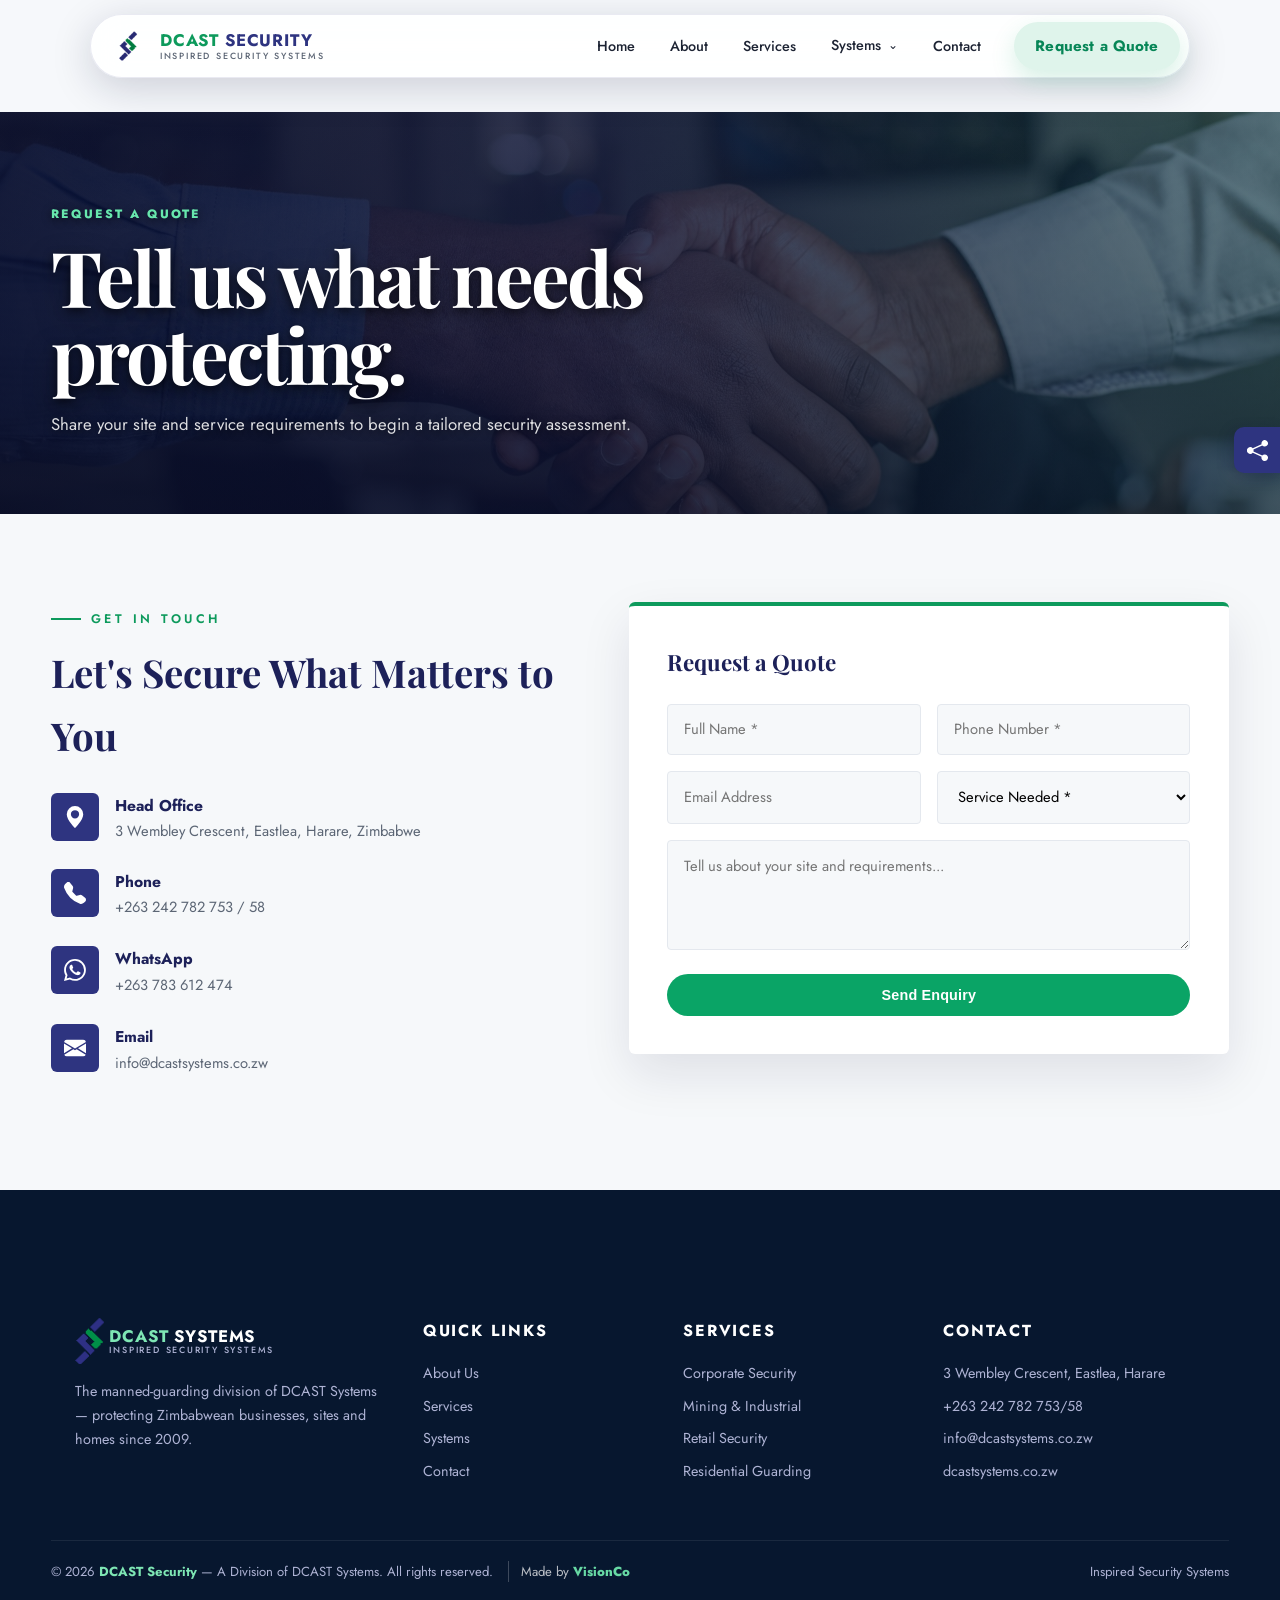
<file: request-quote/index.html>
<!DOCTYPE html>
<html lang="en">
<head>
<meta charset="UTF-8">
<meta name="viewport" content="width=device-width, initial-scale=1.0">
<title>Request a Security Quote | DCAST Systems</title>
<meta name="description" content="Request a DCAST security assessment or quotation for guarding and electronic security services.">
<link rel="preconnect" href="https://fonts.googleapis.com">
<link href="https://fonts.googleapis.com/css2?family=Playfair+Display:wght@600;700;800&family=Jost:wght@300;400;500;600;700&display=swap" rel="stylesheet">
<style>
:root{
  --blue:#2e3480;
  --blue-dark:#1d2159;
  --blue-deep:#12143a;
  --green:#0d9a5c;
  --green-dark:#0a7a49;
  --ink:#1c2333;
  --grey:#5c6675;
  --line:#e4e8ee;
  --bg:#f6f8fa;
  --white:#ffffff;
}
*{margin:0;padding:0;box-sizing:border-box}
html{scroll-behavior:smooth}
body{font-family:'Jost',sans-serif;color:var(--ink);background:var(--white);line-height:1.65;overflow-x:hidden}
img{max-width:100%;display:block}
a{text-decoration:none;color:inherit}
.container{width:min(1180px,92%);margin:0 auto}
h1,h2,h3{font-family:'Playfair Display',serif}

/* ===== Floating Dynamic-Island Nav ===== */
.navwrap{position:fixed;top:14px;left:0;right:0;z-index:1000;display:flex;justify-content:center;padding:0 12px;transition:top .3s}
.island{display:flex;align-items:center;gap:.5rem;background:rgba(255,255,255,.9);backdrop-filter:blur(18px);-webkit-backdrop-filter:blur(18px);border:1px solid rgba(46,52,128,.1);border-radius:999px;padding:.45rem .55rem .45rem 1rem;box-shadow:0 10px 40px rgba(18,20,58,.18);max-width:1100px;width:100%;transition:box-shadow .3s,background .3s}
.navwrap.scrolled .island{box-shadow:0 14px 50px rgba(18,20,58,.28);background:rgba(255,255,255,.97)}
.brand{display:flex;align-items:center;gap:.55rem;flex-shrink:0;margin-right:auto}
.brand img{height:38px;width:auto;image-rendering:-webkit-optimize-contrast;filter:drop-shadow(0 1px 2px rgba(18,20,58,.15))}
.brand-name{line-height:1.05;display:flex;flex-direction:column}
.brand-name .n1{font-weight:700;font-size:1.05rem;letter-spacing:.05em;color:var(--green)}
.brand-name .n1 b{color:var(--blue)}
.brand-name .n2{font-size:.56rem;letter-spacing:.2em;text-transform:uppercase;color:var(--grey);font-weight:500}
nav ul{display:flex;list-style:none;gap:.2rem;align-items:center}
nav a{font-weight:500;font-size:.9rem;color:var(--ink);padding:.55rem 1rem;border-radius:999px;transition:all .25s;white-space:nowrap}
nav a:hover,nav a.active{background:rgba(13,154,92,.1);color:var(--green-dark)}
.btn{display:inline-block;padding:.8rem 1.9rem;border-radius:999px;font-weight:600;font-size:.9rem;letter-spacing:.04em;transition:all .3s;cursor:pointer;border:none}
.btn-green{background:var(--green);color:#fff}
.btn-green:hover{background:var(--green-dark);transform:translateY(-2px);box-shadow:0 10px 22px rgba(13,154,92,.35)}
.btn-outline{border:1.5px solid rgba(255,255,255,.75);color:#fff}
.btn-outline:hover{background:#fff;color:var(--blue)}
.island .cta-btn{padding:.65rem 1.5rem;flex-shrink:0}
.burger{display:none;background:var(--blue);border:none;cursor:pointer;flex-direction:column;gap:5px;padding:12px;border-radius:999px;flex-shrink:0}
.burger span{width:20px;height:2px;background:#fff;border-radius:2px;transition:all .3s}
.burger.open span:nth-child(1){transform:translateY(7px) rotate(45deg)}
.burger.open span:nth-child(2){opacity:0}
.burger.open span:nth-child(3){transform:translateY(-7px) rotate(-45deg)}
.mobile-menu{position:fixed;top:80px;left:12px;right:12px;z-index:999;background:rgba(255,255,255,.98);backdrop-filter:blur(18px);border-radius:24px;box-shadow:0 20px 60px rgba(18,20,58,.3);padding:1rem;display:none;flex-direction:column;gap:.2rem;border:1px solid rgba(46,52,128,.1)}
.mobile-menu.open{display:flex}
.mobile-menu a{padding:.9rem 1.2rem;border-radius:14px;font-weight:500;color:var(--ink)}
.mobile-menu a:hover{background:rgba(13,154,92,.1);color:var(--green-dark)}
.mobile-menu .btn{text-align:center;margin-top:.4rem}

/* ===== Hero ===== */
.hero{position:relative;min-height:100vh;display:flex;align-items:center;color:#fff;padding-top:90px}
.hero-bg{position:absolute;inset:0;background:url('https://images.unsplash.com/photo-1521791136064-7986c2920216?q=80&w=1920&auto=format&fit=crop') center/cover;filter:brightness(.9)}
.hero::before{content:'';position:absolute;inset:0;background:linear-gradient(100deg,rgba(18,20,58,.94) 30%,rgba(29,33,89,.72) 60%,rgba(13,154,92,.28))}
.hero .container{position:relative;z-index:2}
.hero-kicker{display:inline-block;font-size:.8rem;letter-spacing:.28em;text-transform:uppercase;color:#7ee6b4;margin-bottom:1.4rem;font-weight:600}
.hero-title{display:flex;align-items:center;gap:1.2rem;flex-wrap:wrap;margin-bottom:.6rem}
.hero-title img{height:clamp(56px,7vw,96px);width:auto;image-rendering:-webkit-optimize-contrast;filter:drop-shadow(0 6px 18px rgba(0,0,0,.45)) brightness(1.12)}
.hero-title h1{font-size:clamp(2.8rem,7vw,5.4rem);line-height:1.02;font-weight:800;color:#fff;text-shadow:0 4px 24px rgba(0,0,0,.5);letter-spacing:.02em}
.hero-title h1 em{font-style:normal;color:#67d9a4}
.hero-sub{font-family:'Playfair Display',serif;font-size:clamp(1.3rem,2.6vw,2.1rem);color:#eef1fb;font-weight:600;max-width:26ch;line-height:1.3;text-shadow:0 3px 16px rgba(0,0,0,.55);margin-bottom:2rem}
.hero-actions{display:flex;gap:1rem;flex-wrap:wrap}
.hero-msg{position:absolute;right:4%;bottom:120px;z-index:2;max-width:420px;text-align:right;font-size:1.05rem;line-height:1.7;color:#f0f3fc;font-weight:400;background:linear-gradient(135deg,rgba(18,20,58,.55),rgba(13,154,92,.25));backdrop-filter:blur(8px);-webkit-backdrop-filter:blur(8px);border:none;border-radius:14px;padding:1.3rem 1.5rem;box-shadow:0 16px 40px rgba(0,0,0,.3)}
.hero-msg .hl{color:#7ee6b4;font-weight:700}
.hero-strip{position:absolute;bottom:0;left:0;right:0;z-index:2;background:rgba(255,255,255,.07);backdrop-filter:blur(12px);border-top:1px solid rgba(255,255,255,.14)}
.hero-strip .container{display:grid;grid-template-columns:repeat(4,1fr);gap:1rem;padding:1.3rem 0}
.stat{text-align:center;border-right:1px solid rgba(255,255,255,.12)}
.stat:last-child{border-right:none}
.stat b{display:block;font-size:1.9rem;font-weight:700;color:#7ee6b4;font-family:'Playfair Display',serif}
.stat span{font-size:.78rem;letter-spacing:.14em;text-transform:uppercase;color:#c3c8e2}

/* ===== Sections ===== */
section{padding:5.5rem 0}
.sec-head{max-width:640px;margin-bottom:3.2rem}
.sec-head.center{margin-left:auto;margin-right:auto;text-align:center}
.kicker{font-size:.78rem;letter-spacing:.28em;text-transform:uppercase;color:var(--green);font-weight:600;display:inline-flex;align-items:center;gap:.6rem}
.kicker::before{content:'';width:30px;height:1.5px;background:var(--green)}
.sec-head.center .kicker::after{content:'';width:30px;height:1.5px;background:var(--green)}
.sec-head h2{font-size:clamp(1.8rem,3.4vw,2.6rem);color:var(--blue-dark);margin:.7rem 0 .8rem;line-height:1.2}
.sec-head p{color:var(--grey)}

/* ===== About ===== */
.about{background:var(--bg)}
.about-grid{display:grid;grid-template-columns:1.05fr 1fr;gap:4rem;align-items:center}
.about-imgs{position:relative}
.about-imgs .main{border-radius:6px;height:460px;width:100%;object-fit:cover;box-shadow:0 24px 60px rgba(18,20,58,.18)}
.about-imgs .badge{position:absolute;bottom:-26px;right:-14px;background:var(--blue);color:#fff;padding:1.4rem 1.6rem;border-radius:6px;box-shadow:0 16px 40px rgba(18,20,58,.3);border-bottom:4px solid var(--green)}
.about-imgs .badge b{font-size:2.2rem;font-family:'Playfair Display',serif;color:#7ee6b4}
.about-imgs .badge span{display:block;font-size:.78rem;letter-spacing:.12em;text-transform:uppercase}
.about-body h2{font-size:clamp(1.8rem,3vw,2.5rem);color:var(--blue-dark);line-height:1.2;margin:.7rem 0 1rem}
.about-body p{color:var(--grey);margin-bottom:1rem}
.checks{list-style:none;margin:1.4rem 0 2rem;display:grid;grid-template-columns:1fr 1fr;gap:.7rem}
.checks li{display:flex;gap:.6rem;align-items:flex-start;font-weight:500;font-size:.95rem}
.checks li::before{content:'✓';color:#fff;background:var(--green);width:20px;height:20px;border-radius:50%;display:grid;place-items:center;font-size:.7rem;flex-shrink:0;margin-top:3px}

/* ===== Services ===== */
.svc-grid{display:grid;grid-template-columns:repeat(3,1fr);gap:1.6rem}
.svc{background:#fff;border:1px solid var(--line);border-radius:6px;overflow:hidden;transition:transform .35s,box-shadow .35s;position:relative}
.svc:hover{transform:translateY(-8px);box-shadow:0 22px 50px rgba(18,20,58,.14)}
.svc .ph{height:210px;overflow:hidden;position:relative}
.svc .ph img{width:100%;height:100%;object-fit:cover;transition:transform .6s}
.svc:hover .ph img{transform:scale(1.08)}
.svc .ph::after{content:'';position:absolute;inset:0;background:linear-gradient(to top,rgba(18,20,58,.55),transparent 55%)}
.svc .num{position:absolute;top:14px;left:14px;z-index:2;background:rgba(255,255,255,.92);color:var(--blue);font-weight:700;font-size:.8rem;padding:.25rem .6rem;border-radius:3px;letter-spacing:.1em}
.svc .body{padding:1.5rem 1.5rem 1.7rem;border-top:3px solid var(--green)}
.svc h3{font-size:1.18rem;color:var(--blue-dark);margin-bottom:.5rem}
.svc p{color:var(--grey);font-size:.92rem}
.svc .more{display:inline-flex;align-items:center;gap:.4rem;margin-top:1rem;font-weight:600;font-size:.85rem;color:var(--green);letter-spacing:.05em}
.svc .more:hover{gap:.7rem}

/* ===== Systems band ===== */
.systems{position:relative;color:#fff;background:url('https://images.unsplash.com/photo-1557597774-9d273605dfa9?q=80&w=1920&auto=format&fit=crop') center/cover fixed}
.systems::before{content:'';position:absolute;inset:0;background:linear-gradient(120deg,rgba(18,20,58,.95),rgba(29,33,89,.86))}
.systems .container{position:relative;z-index:2}
.systems .sec-head h2{color:#fff}
.systems .sec-head p{color:#c3c8e2}
.sys-grid{display:grid;grid-template-columns:repeat(4,1fr);gap:1.4rem}
.sys{background:rgba(255,255,255,.06);border:1px solid rgba(255,255,255,.14);border-radius:6px;padding:1.8rem 1.5rem;transition:all .3s;backdrop-filter:blur(6px)}
.sys:hover{background:rgba(13,154,92,.16);border-color:var(--green);transform:translateY(-6px)}
.sys .ico{font-size:1.9rem;margin-bottom:.9rem}
.sys h3{font-family:'Jost',sans-serif;font-size:1.02rem;font-weight:600;margin-bottom:.4rem;color:#fff}
.sys p{font-size:.86rem;color:#c3c8e2;font-weight:300}

/* ===== Why us ===== */
.why-grid{display:grid;grid-template-columns:repeat(3,1fr);gap:2.2rem}
.why{padding:2rem 1.6rem;border-radius:6px;border:1px solid var(--line);transition:all .3s;background:#fff}
.why:hover{border-color:var(--green);box-shadow:0 16px 40px rgba(18,20,58,.1)}
.why .ico{width:54px;height:54px;border-radius:6px;background:linear-gradient(135deg,var(--blue),var(--blue-dark));color:#7ee6b4;display:grid;place-items:center;font-size:1.4rem;margin-bottom:1.1rem}
.why h3{font-family:'Jost',sans-serif;font-size:1.08rem;font-weight:600;color:var(--blue-dark);margin-bottom:.4rem}
.why p{font-size:.92rem;color:var(--grey)}

/* ===== CTA ===== */
.cta{position:relative;color:#fff;background:url('https://images.unsplash.com/photo-1454165804606-c3d57bc86b40?q=80&w=1920&auto=format&fit=crop') center/cover fixed;padding:5rem 0}
.cta::before{content:'';position:absolute;inset:0;background:linear-gradient(90deg,rgba(10,122,73,.94),rgba(18,20,58,.9))}
.cta .container{position:relative;z-index:2;display:flex;justify-content:space-between;align-items:center;gap:2rem;flex-wrap:wrap}
.cta h2{font-size:clamp(1.6rem,3vw,2.3rem);max-width:24ch;line-height:1.25}
.cta .btns{display:flex;gap:1rem;flex-wrap:wrap}
.btn-white{background:#fff;color:var(--blue-dark)}
.btn-white:hover{transform:translateY(-2px);box-shadow:0 10px 24px rgba(0,0,0,.25)}

/* ===== Contact ===== */
.contact{background:var(--bg)}
.contact-grid{display:grid;grid-template-columns:1fr 1.15fr;gap:3.5rem;align-items:start}
.c-item{display:flex;gap:1rem;margin-bottom:1.6rem}
.c-item .ico{width:48px;height:48px;flex-shrink:0;border-radius:6px;background:var(--blue);color:#7ee6b4;display:grid;place-items:center;font-size:1.15rem}
.c-item h4{font-size:.98rem;color:var(--blue-dark)}
.c-item p,.c-item a{color:var(--grey);font-size:.92rem}
.c-item a:hover{color:var(--green)}
.form-card{background:#fff;border-radius:6px;padding:2.4rem;box-shadow:0 20px 50px rgba(18,20,58,.1);border-top:4px solid var(--green)}
.form-card h3{color:var(--blue-dark);margin-bottom:1.4rem;font-size:1.4rem}
.frow{display:grid;grid-template-columns:1fr 1fr;gap:1rem;margin-bottom:1rem}
.form-card input,.form-card select,.form-card textarea{width:100%;padding:.85rem 1rem;border:1px solid var(--line);border-radius:4px;font-family:inherit;font-size:.92rem;background:var(--bg);outline:none;transition:border .2s}
.form-card input:focus,.form-card select:focus,.form-card textarea:focus{border-color:var(--green)}
.form-card textarea{resize:vertical;min-height:110px;margin-bottom:1rem}

/* ===== Footer ===== */
footer{background:var(--blue-deep);color:#aeb3d4;padding:4rem 0 0;font-size:.9rem}
.foot-grid{display:grid;grid-template-columns:1.4fr 1fr 1fr 1.2fr;gap:2.5rem;padding-bottom:3rem}
footer h4{color:#fff;font-family:'Jost',sans-serif;font-size:1rem;letter-spacing:.08em;text-transform:uppercase;margin-bottom:1.1rem}
footer ul{list-style:none}
footer li{margin-bottom:.55rem}
footer a:hover{color:#7ee6b4}
.foot-logo{display:flex;align-items:center;gap:.6rem;margin-bottom:1rem}
.foot-logo img{height:42px;width:auto;image-rendering:-webkit-optimize-contrast;filter:brightness(1.15)}
.foot-logo .brand-name .n1{color:#7ee6b4}
.foot-logo .brand-name .n1 b{color:#fff}
.foot-logo .brand-name .n2{color:#aeb3d4}
.foot-bottom{border-top:1px solid rgba(255,255,255,.1);padding:1.2rem 0;display:flex;justify-content:space-between;gap:1rem;flex-wrap:wrap;font-size:.82rem}
.foot-bottom b{color:#7ee6b4}

/* ===== Reveal ===== */
.reveal{opacity:0;transform:translateY(28px);transition:opacity .7s ease,transform .7s ease}
.reveal.in{opacity:1;transform:none}

/* ===== Responsive ===== */
@media(max-width:1080px){
  nav ul{gap:0}
  nav a{padding:.55rem .7rem;font-size:.85rem}
}
@media(max-width:980px){
  .svc-grid,.why-grid{grid-template-columns:repeat(2,1fr)}
  .sys-grid{grid-template-columns:repeat(2,1fr)}
  .about-grid,.contact-grid{grid-template-columns:1fr}
  .foot-grid{grid-template-columns:1fr 1fr}
  .hero-strip .container{grid-template-columns:repeat(2,1fr)}
  .stat{border:none;padding:.4rem 0}
  nav{display:none}
  .island .cta-btn{display:none}
  .burger{display:flex}
  .island{max-width:520px}
}
@media(max-width:1200px){
  .hero-msg{position:static;max-width:560px;text-align:left;margin:2.2rem auto 0;margin-left:4%}
}
@media(max-width:720px){
  .svc-grid,.why-grid,.sys-grid,.frow,.checks{grid-template-columns:1fr}
  .navwrap{top:10px}
  .brand img{height:32px}
  .brand-name .n1{font-size:.95rem}
  .hero{min-height:100svh;padding-bottom:2rem}
  .hero-msg{margin:2rem 4% 7rem;font-size:.98rem}
  .hero-title{gap:.8rem}
}

/* DCAST_FSS_WIDGET_20260803 */
:root {
  --fss-size: 46px;
  --fss-icon: 20px;
  --fss-gap: 8px;
}

.fss-widget,
.fss-widget * {
  box-sizing: border-box;
}

.fss-widget {
  position: fixed;
  top: 50%;
  right: 0;
  transform: translateY(-50%);
  z-index: 9999;
  display: flex;
  flex-direction: column;
  align-items: flex-end;
  font-family: Arial, Helvetica, sans-serif;
  padding-right: env(safe-area-inset-right, 0);
}

.fss-toggle {
  position: relative;
  width: var(--fss-size);
  height: var(--fss-size);
  min-width: 44px;
  min-height: 44px;
  display: flex;
  align-items: center;
  justify-content: center;
  background: #1877f2;
  border: 0;
  border-radius: 8px 0 0 8px;
  cursor: pointer;
  box-shadow: -2px 2px 8px rgba(0,0,0,.25);
  transition: background .25s ease;
}

.fss-toggle:hover,
.fss-toggle:focus-visible {
  background: #145dc4;
}

.fss-toggle:focus-visible,
.fss-icon:focus-visible {
  outline: 3px solid rgba(126,230,180,.95);
  outline-offset: 2px;
}

.fss-toggle svg {
  width: var(--fss-icon);
  height: var(--fss-icon);
  fill: #fff;
  transition: transform .3s ease;
}

.fss-widget.open .fss-toggle svg {
  transform: rotate(90deg);
}

.fss-tooltip {
  position: absolute;
  right: calc(100% + 8px);
  top: 50%;
  transform: translateY(-50%);
  padding: 5px 10px;
  border-radius: 4px;
  background: #1a1a1a;
  color: #fff;
  font-size: 13px;
  line-height: 1.3;
  white-space: nowrap;
  opacity: 0;
  pointer-events: none;
  transition: opacity .2s ease;
}

.fss-toggle:hover .fss-tooltip,
.fss-toggle:focus-visible .fss-tooltip {
  opacity: 1;
}

.fss-panel {
  display: flex;
  flex-direction: column;
  gap: var(--fss-gap);
  max-height: 0;
  margin-top: 0;
  overflow: hidden;
  opacity: 0;
  transform: translateX(20px);
  transition:
    max-height .35s ease,
    opacity .25s ease,
    transform .25s ease,
    margin .25s ease;
}

.fss-widget.open .fss-panel {
  max-height: 80vh;
  max-height: 80dvh;
  margin-top: var(--fss-gap);
  overflow-y: auto;
  opacity: 1;
  transform: translateX(0);
}

.fss-icon {
  width: var(--fss-size);
  height: var(--fss-size);
  min-width: 44px;
  min-height: 44px;
  display: flex;
  flex-shrink: 0;
  align-items: center;
  justify-content: center;
  border-radius: 8px 0 0 8px;
  text-decoration: none;
  box-shadow: -2px 2px 8px rgba(0,0,0,.2);
  transition: transform .2s ease, filter .2s ease;
}

.fss-icon:hover,
.fss-icon:focus-visible {
  transform: translateX(-6px);
  filter: brightness(1.1);
}

.fss-icon svg {
  width: var(--fss-icon);
  height: var(--fss-icon);
  fill: #fff;
}

.fss-facebook {
  background: #3b5998;
}

.fss-twitter {
  background: #000;
}

.fss-whatsapp {
  background: #25d366;
}

.fss-linkedin {
  background: #0077b5;
}

.fss-telegram {
  background: #229ed9;
}

.fss-email {
  background: #7f8c8d;
}

@media (max-width: 768px) {
  :root {
    --fss-size: 42px;
    --fss-icon: 18px;
    --fss-gap: 6px;
  }
}

@media (max-width: 480px) {
  :root {
    --fss-size: 44px;
    --fss-icon: 18px;
    --fss-gap: 6px;
  }

  .fss-tooltip {
    display: none;
  }
}

@media (prefers-reduced-motion: reduce) {
  .fss-toggle svg,
  .fss-panel,
  .fss-icon {
    transition: none;
  }
}


/* DCAST_MOBILE_HERO_OPTIMISATION_START */
@media (max-width: 899px) {

  html,
  body {
    max-width: 100%;
    overflow-x: hidden;
  }

  .hero {
    position: relative;
    display: flex;
    min-height: 100svh;
    height: auto;
    align-items: flex-end;
    justify-content: flex-end;
    padding: 112px 0 calc(24px + env(safe-area-inset-bottom));
    color: #fff;
    overflow: hidden;
  }

  .hero-bg {
    background-position: center center !important;
    background-size: cover !important;
  }

  .hero::before {
    background:
      linear-gradient(
        180deg,
        rgba(18,20,58,.16) 0%,
        rgba(18,20,58,.28) 35%,
        rgba(10,15,32,.66) 70%,
        rgba(6,10,24,.92) 100%
      ) !important;
  }

  .hero > .container {
    position: relative;
    z-index: 3;
    width: min(92%, 560px);
    margin: 0 auto;
    padding: 0;
    display: flex;
    flex-direction: column;
    align-items: flex-start;
    justify-content: flex-end;
  }

  .hero-kicker {
    display: inline-flex;
    width: auto;
    max-width: 100%;
    align-items: center;
    gap: .62rem;
    margin: 0 0 1rem;
    padding: .58rem .78rem;
    border: 1px solid rgba(126,230,180,.38);
    border-radius: 999px;
    background: rgba(18,20,58,.68);
    color: #9af0c7;
    font-size: clamp(.66rem, 2.8vw, .76rem);
    line-height: 1.45;
    letter-spacing: .12em;
    text-transform: uppercase;
    white-space: normal;
    text-shadow: 0 2px 12px rgba(0,0,0,.5);
    box-shadow: 0 10px 28px rgba(0,0,0,.18);
    backdrop-filter: blur(9px);
    -webkit-backdrop-filter: blur(9px);
  }

  .hero-title {
    display: block;
    width: 100%;
    margin: 0 0 .7rem;
  }

  .hero-title img {
    display: none !important;
  }

  .hero-title h1 {
    width: 100%;
    max-width: 100%;
    margin: 0;
    color: #fff;
    font-size: clamp(3.2rem, 15vw, 5.2rem);
    font-weight: 800;
    line-height: .91;
    letter-spacing: -.025em;
    overflow-wrap: normal;
    word-break: normal;
    text-shadow: 0 5px 24px rgba(0,0,0,.48);
  }

  .hero-title h1 em {
    display: block;
    margin-top: .08em;
    color: #4ee6a8;
    font-style: normal;
  }

  .hero-sub {
    width: 100%;
    max-width: 22ch;
    margin: .35rem 0 0;
    color: #fff;
    font-size: clamp(1.22rem, 5.4vw, 1.65rem);
    font-weight: 600;
    line-height: 1.27;
    text-shadow: 0 3px 18px rgba(0,0,0,.62);
  }

  .hero-actions {
    width: 100%;
    margin-top: 1.55rem;
    display: flex;
    flex-direction: column;
    gap: .78rem;
  }

  .hero-actions .btn {
    width: 100%;
    min-height: 54px;
    display: inline-flex;
    align-items: center;
    justify-content: center;
    padding: .95rem 1.25rem;
    border-radius: 999px;
    font-size: .96rem;
    line-height: 1.3;
    text-align: center;
  }

  .hero-actions .btn-green {
    box-shadow: 0 12px 30px rgba(13,154,92,.34);
  }

  .hero-actions .btn-outline {
    background: rgba(18,20,58,.36);
    border-color: rgba(255,255,255,.72);
    backdrop-filter: blur(8px);
    -webkit-backdrop-filter: blur(8px);
  }

  .hero-msg {
    display: none !important;
  }

  .hero-strip {
    position: relative;
    inset: auto;
    z-index: 3;
    width: min(92%, 560px);
    margin: 1.4rem auto 0;
    border: 1px solid rgba(255,255,255,.14);
    border-radius: 18px;
    background: rgba(18,20,58,.52);
    overflow: hidden;
    backdrop-filter: blur(12px);
    -webkit-backdrop-filter: blur(12px);
  }

  .hero-strip .container {
    width: 100%;
    display: grid;
    grid-template-columns: repeat(2, minmax(0, 1fr));
    gap: 0;
    padding: .65rem;
  }

  .hero-strip .stat {
    min-width: 0;
    padding: .72rem .35rem;
    border-right: 0;
    border-bottom: 1px solid rgba(255,255,255,.1);
  }

  .hero-strip .stat:nth-last-child(-n+2) {
    border-bottom: 0;
  }

  .hero-strip .stat b {
    font-size: 1.42rem;
    line-height: 1.1;
  }

  .hero-strip .stat span {
    display: block;
    margin-top: .28rem;
    font-size: .62rem;
    line-height: 1.35;
    letter-spacing: .1em;
  }
}

@media (max-width: 380px) {

  .hero {
    padding-top: 104px;
  }

  .hero > .container,
  .hero-strip {
    width: 90%;
  }

  .hero-title h1 {
    font-size: clamp(2.8rem, 14.5vw, 4rem);
  }

  .hero-sub {
    font-size: 1.12rem;
  }

  .hero-actions .btn {
    min-height: 50px;
    padding: .85rem 1rem;
    font-size: .9rem;
  }
}
/* DCAST_MOBILE_HERO_OPTIMISATION_END */


/* DCAST_MOBILE_HERO_CLEANUP_20260803 */
@media (max-width: 899px) {

  .hero-kicker {
    width: auto !important;
    max-width: min(100%, 360px) !important;
    margin: 0 0 1rem !important;
    padding: .82rem 1rem !important;
    border: 1px solid rgba(255,255,255,.18) !important;
    border-radius: 18px !important;
    background: rgba(20,24,58,.68) !important;
    color: #ffffff !important;
    font-size: clamp(.76rem, 3.2vw, .9rem) !important;
    font-weight: 800 !important;
    line-height: 1.4 !important;
    letter-spacing: .08em !important;
    text-transform: uppercase !important;
    white-space: normal !important;
    text-shadow: 0 2px 10px rgba(0,0,0,.4) !important;
    box-shadow: 0 10px 24px rgba(0,0,0,.18) !important;
    backdrop-filter: blur(10px) !important;
    -webkit-backdrop-filter: blur(10px) !important;
  }

  .hero-kicker::before {
    background: #ffffff !important;
    box-shadow: 0 0 0 4px rgba(255,255,255,.14) !important;
  }

  .hero-strip {
    display: none !important;
  }
}


/* DCAST_OFFICIAL_SOCIAL_PROFILES_20260803 */

.dcast-profile-widget,
.dcast-profile-widget * {
  box-sizing: border-box;
}

.dcast-profile-widget {
  position: fixed;
  top: 50%;
  right: 0;
  z-index: 9999;
  display: flex;
  flex-direction: column;
  align-items: flex-end;
  transform: translateY(-50%);
  padding-right: env(safe-area-inset-right, 0);
  font-family: Arial, Helvetica, sans-serif;
}

.dcast-profile-toggle {
  position: relative;
  width: 46px;
  height: 46px;
  min-width: 44px;
  min-height: 44px;
  display: flex;
  align-items: center;
  justify-content: center;
  border: 0;
  border-radius: 10px 0 0 10px;
  background: #2e3480;
  color: #fff;
  cursor: pointer;
  box-shadow: -3px 4px 14px rgba(18,20,58,.28);
  transition:
    background .22s ease,
    transform .22s ease;
}

.dcast-profile-toggle:hover,
.dcast-profile-toggle:focus-visible {
  background: #1d2159;
}

.dcast-profile-toggle:focus-visible,
.dcast-profile-link:focus-visible {
  outline: 3px solid #67d9a4;
  outline-offset: 2px;
}

.dcast-profile-toggle svg {
  width: 21px;
  height: 21px;
  fill: currentColor;
  transition: transform .28s ease;
}

.dcast-profile-widget.open .dcast-profile-toggle svg {
  transform: rotate(90deg);
}

.dcast-profile-tooltip {
  position: absolute;
  top: 50%;
  right: calc(100% + 9px);
  transform: translateY(-50%);
  padding: 6px 10px;
  border-radius: 5px;
  background: #12143a;
  color: #fff;
  font-size: 12px;
  font-weight: 700;
  line-height: 1.2;
  white-space: nowrap;
  opacity: 0;
  visibility: hidden;
  pointer-events: none;
  transition: opacity .2s ease, visibility .2s ease;
}

.dcast-profile-toggle:hover .dcast-profile-tooltip,
.dcast-profile-toggle:focus-visible .dcast-profile-tooltip {
  opacity: 1;
  visibility: visible;
}

.dcast-profile-panel {
  display: flex;
  flex-direction: column;
  gap: 7px;
  max-height: 0;
  margin-top: 0;
  overflow: hidden;
  opacity: 0;
  transform: translateX(18px);
  transition:
    max-height .3s ease,
    margin .25s ease,
    opacity .22s ease,
    transform .22s ease;
}

.dcast-profile-widget.open .dcast-profile-panel {
  max-height: 420px;
  margin-top: 8px;
  opacity: 1;
  transform: translateX(0);
}

.dcast-profile-link {
  position: relative;
  width: 46px;
  height: 46px;
  min-width: 44px;
  min-height: 44px;
  display: flex;
  flex-shrink: 0;
  align-items: center;
  justify-content: center;
  border-radius: 10px 0 0 10px;
  color: #fff;
  text-decoration: none;
  box-shadow: -3px 4px 12px rgba(18,20,58,.22);
  transition:
    transform .2s ease,
    filter .2s ease;
}

.dcast-profile-link:hover,
.dcast-profile-link:focus-visible {
  transform: translateX(-6px);
  filter: brightness(1.08);
}

.dcast-profile-link svg {
  width: 21px;
  height: 21px;
  display: block;
  fill: currentColor;
}

.dcast-profile-name {
  position: absolute;
  top: 0;
  right: 100%;
  height: 46px;
  min-width: 112px;
  display: flex;
  align-items: center;
  justify-content: center;
  padding: 0 14px;
  border-radius: 8px 0 0 8px;
  background: inherit;
  color: #fff;
  font-size: 12px;
  font-weight: 700;
  white-space: nowrap;
  opacity: 0;
  visibility: hidden;
  transform: translateX(8px);
  transition:
    opacity .2s ease,
    visibility .2s ease,
    transform .2s ease;
  pointer-events: none;
}

.dcast-profile-link:hover .dcast-profile-name,
.dcast-profile-link:focus-visible .dcast-profile-name {
  opacity: 1;
  visibility: visible;
  transform: translateX(0);
}

.dcast-profile-facebook {
  background: #1877f2;
}

.dcast-profile-instagram {
  background:
    linear-gradient(
      135deg,
      #833ab4 0%,
      #c13584 35%,
      #e1306c 58%,
      #fd1d1d 75%,
      #fcb045 100%
    );
}

.dcast-profile-x {
  background: #050505;
}

.dcast-profile-linkedin {
  background: #0a66c2;
}

.dcast-profile-whatsapp {
  background: #25d366;
}

@media (max-width: 720px) {
  .dcast-profile-toggle,
  .dcast-profile-link {
    width: 44px;
    height: 44px;
  }

  .dcast-profile-link svg,
  .dcast-profile-toggle svg {
    width: 19px;
    height: 19px;
  }

  .dcast-profile-name,
  .dcast-profile-tooltip {
    display: none;
  }
}

@media (prefers-reduced-motion: reduce) {
  .dcast-profile-toggle,
  .dcast-profile-toggle svg,
  .dcast-profile-panel,
  .dcast-profile-link,
  .dcast-profile-name {
    transition: none;
  }
}


/* DCAST_BOOTSTRAP_ICON_REPAIR_20260803 */

.dcast-profile-link .dcast-bootstrap-icon,
.dcast-profile-toggle .dcast-bootstrap-icon {
  width: 21px;
  height: 21px;
  display: block;
  object-fit: contain;
  filter: brightness(0) invert(1);
  pointer-events: none;
}

.c-item .dcast-contact-bootstrap-icon {
  width: 22px;
  height: 22px;
  display: block;
  object-fit: contain;
  filter: brightness(0) invert(1);
  pointer-events: none;
}

@media (max-width: 720px) {
  .dcast-profile-link .dcast-bootstrap-icon,
  .dcast-profile-toggle .dcast-bootstrap-icon {
    width: 19px;
    height: 19px;
  }

  .c-item .dcast-contact-bootstrap-icon {
    width: 20px;
    height: 20px;
  }
}


/* DCAST_CURRENT_TEMPLATE_SUBPAGES_20260804 */

.dcast-current-subpage {
  min-height: 70vh;
  padding-top: 112px;
  background: #f6f8fb;
}

.dcast-page-banner {
  position: relative;
  overflow: hidden;
  padding: 88px 0 74px;
  background:
    radial-gradient(
      circle at 82% 20%,
      rgba(103,217,164,.18),
      transparent 34%
    ),
    linear-gradient(
      135deg,
      #111438 0%,
      #232967 65%,
      #087e62 145%
    );
}

.dcast-page-banner::before {
  content: "";
  position: absolute;
  inset: 0;
  opacity: .16;
  background-image:
    linear-gradient(
      rgba(255,255,255,.12) 1px,
      transparent 1px
    ),
    linear-gradient(
      90deg,
      rgba(255,255,255,.12) 1px,
      transparent 1px
    );
  background-size: 64px 64px;
}

.dcast-page-banner .container {
  position: relative;
  z-index: 2;
}

.dcast-page-banner span {
  display: inline-block;
  margin-bottom: .9rem;
  color: #67d9a4;
  font-size: .76rem;
  font-weight: 800;
  letter-spacing: .16em;
  text-transform: uppercase;
}

.dcast-page-banner h1 {
  max-width: 850px;
  margin: 0;
  color: #fff;
  font-size: clamp(2.5rem, 6vw, 5rem);
  line-height: 1;
  letter-spacing: -.04em;
}

.dcast-page-banner p {
  max-width: 700px;
  margin-top: 1.15rem;
  color: rgba(255,255,255,.76);
  font-size: 1.05rem;
  line-height: 1.75;
}

.dcast-current-subpage > section:not(.dcast-page-banner) {
  scroll-margin-top: 130px;
}

.dcast-about-details {
  padding: 90px 0;
  background: #111438;
}

.dcast-about-details h2 {
  margin-bottom: 2.4rem;
  color: #fff;
  font-size: clamp(2rem, 4vw, 3.3rem);
}

.dcast-foundation-grid {
  display: grid;
  grid-template-columns: repeat(2, minmax(0, 1fr));
  gap: 1.25rem;
}

.dcast-foundation-card {
  padding: 2rem;
  border: 1px solid rgba(255,255,255,.1);
  border-radius: 22px;
  background: rgba(255,255,255,.06);
}

.dcast-foundation-card h3 {
  margin-bottom: .9rem;
  color: #67d9a4;
  font-size: 1.45rem;
}

.dcast-foundation-card p,
.dcast-foundation-card li {
  color: rgba(255,255,255,.72);
  line-height: 1.75;
}

.dcast-foundation-card ul {
  display: grid;
  gap: .55rem;
  margin: 0;
  padding-left: 1.2rem;
}

.dcast-growth-clients {
  padding: 90px 0;
  background: #fff;
}

.dcast-growth-grid {
  display: grid;
  grid-template-columns: 1fr 1fr;
  gap: 1.25rem;
}

.dcast-growth-card {
  padding: 2rem;
  border: 1px solid #e4e8ef;
  border-radius: 22px;
  background: #f7f9fb;
}

.dcast-growth-card h3 {
  margin-bottom: .9rem;
  color: #111438;
  font-size: 1.45rem;
}

.dcast-growth-card p,
.dcast-growth-card li {
  color: #62697c;
  line-height: 1.75;
}

.dcast-growth-card ul {
  display: grid;
  gap: .55rem;
  padding-left: 1.2rem;
}

.dcast-placeholder {
  padding: 90px 0;
  background: #fff;
}

.dcast-placeholder-card {
  max-width: 760px;
  padding: 2rem;
  border: 1px solid #e4e8ef;
  border-radius: 22px;
  background: #f7f9fb;
}

.dcast-placeholder-card h2 {
  margin-bottom: .8rem;
  color: #111438;
}

.dcast-placeholder-card p {
  color: #62697c;
  line-height: 1.75;
}

@media (max-width: 760px) {
  .dcast-current-subpage {
    padding-top: 92px;
  }

  .dcast-page-banner {
    padding: 62px 0 58px;
  }

  .dcast-foundation-grid,
  .dcast-growth-grid {
    grid-template-columns: 1fr;
  }

  .dcast-about-details,
  .dcast-growth-clients,
  .dcast-placeholder {
    padding: 68px 0;
  }
}

</style>

<link rel="icon" type="image/png" sizes="32x32" href="/favicon-32x32.png?v=20260803-1503">
<link rel="icon" type="image/png" sizes="16x16" href="/favicon-16x16.png?v=20260803-1503">
<link rel="shortcut icon" type="image/x-icon" href="/favicon.ico?v=20260803-1503">
<link rel="apple-touch-icon" sizes="180x180" href="/apple-touch-icon.png?v=20260803-1503">
<link rel="stylesheet" href="/assets/css/visionco-footer-credit.css?v=20260804-083639">
<link rel="stylesheet" href="/assets/css/dcast-subpage-hero-image.css?v=20260804-130148">
<link rel="stylesheet" href="/assets/css/dcast-final-premium-polish-20260824-134615.css">
<link rel="stylesheet" href="/assets/css/dcast-footer-text-alignment-20260824.css">
<link rel="stylesheet" href="/assets/css/dcast-footer-logo-refine-20260907.css?v=20260907-065000">
<link rel="stylesheet" href="/assets/css/dcast-global-hero-scrollfx-20260826.css?v=20260826-144800">
<link rel="stylesheet" href="/assets/css/dcast-global-navbar-consistency-20260830.css?v=20260830-184700">
<link rel="icon" type="image/png" sizes="512x512" href="/assets/images/dcast-logo-mark-refined-20260830.png?v=20260830-190000">
<link rel="shortcut icon" type="image/png" href="/assets/images/dcast-logo-mark-refined-20260830.png?v=20260830-190000">
<link rel="apple-touch-icon" sizes="180x180" href="/assets/images/apple-touch-icon-20260830.png?v=20260830-190000">
<link rel="stylesheet" href="/assets/css/dcast-logo-alignment-20260830.css?v=20260830-190000">
<link rel="icon" type="image/png" sizes="32x32" href="/assets/images/dcast-favicon-white-32-20260830.png?v=20260830-191200">
<link rel="icon" type="image/png" sizes="192x192" href="/assets/images/dcast-favicon-white-192-20260830.png?v=20260830-191200">
<link rel="icon" type="image/png" sizes="512x512" href="/assets/images/dcast-favicon-white-512-20260830.png?v=20260830-191200">
<link rel="shortcut icon" type="image/png" href="/assets/images/dcast-favicon-white-32-20260830.png?v=20260830-191200">
<link rel="apple-touch-icon" sizes="180x180" href="/assets/images/dcast-apple-touch-white-180-20260830.png?v=20260830-191200">
<link rel="manifest" href="/site.webmanifest?v=20260830-191200">
<meta name="theme-color" content="#0A1733">
<link rel="stylesheet" href="/assets/css/dcast-home-client-focus-20260830.css?v=20260830-192200">
<link rel="stylesheet" href="/assets/css/dcast-systems-service-navigation-20260831.css?v=20260831-122000">
<script src="/assets/js/dcast-systems-service-navigation-20260831.js?v=20260831-120800" defer></script>

<link rel="stylesheet" href="/assets/css/dcast-mobile-unified-20260901.css?v=20260901-140000">

<link rel="stylesheet" href="/assets/css/dcast-mobile-subpage-hero-template-20260901.css?v=20260901-141500">
</head>
<body>


<!-- DCAST_OFFICIAL_SOCIAL_PROFILES_20260803 -->
<div class="dcast-profile-widget"
     id="dcastProfileWidget">

  <div class="dcast-profile-panel"
       id="dcastProfilePanel">

    <a class="dcast-profile-link dcast-profile-facebook"
       href="https://www.facebook.com/61557648856091"
       target="_blank"
       rel="noopener noreferrer"
       aria-label="Open DCAST Systems on Facebook">
      <img class="dcast-bootstrap-icon" src="/assets/icons/bootstrap-icons/facebook.svg" alt="" aria-hidden="true" width="22" height="22">
<span class="dcast-profile-name">Facebook</span>
    </a>

    <a class="dcast-profile-link dcast-profile-instagram"
       href="https://www.instagram.com/dcast.systems/"
       target="_blank"
       rel="noopener noreferrer"
       aria-label="Open DCAST Systems on Instagram">
      <img class="dcast-bootstrap-icon" src="/assets/icons/bootstrap-icons/instagram.svg" alt="" aria-hidden="true" width="22" height="22">
<span class="dcast-profile-name">Instagram</span>
    </a>

    <a class="dcast-profile-link dcast-profile-x"
       href="https://x.com/Dcast_Systems"
       target="_blank"
       rel="noopener noreferrer"
       aria-label="Open DCAST Systems on X">
      <img class="dcast-bootstrap-icon" src="/assets/icons/bootstrap-icons/twitter-x.svg" alt="" aria-hidden="true" width="22" height="22">
<span class="dcast-profile-name">X / Twitter</span>
    </a>

    <a class="dcast-profile-link dcast-profile-linkedin"
       href="https://www.linkedin.com/company/dcast-security-systems/"
       target="_blank"
       rel="noopener noreferrer"
       aria-label="Open DCAST Security Systems on LinkedIn">
      <img class="dcast-bootstrap-icon" src="/assets/icons/bootstrap-icons/linkedin.svg" alt="" aria-hidden="true" width="22" height="22">
<span class="dcast-profile-name">LinkedIn</span>
    </a>

    <a class="dcast-profile-link dcast-profile-whatsapp"
       href="https://wa.me/263783612474"
       target="_blank"
       rel="noopener noreferrer"
       aria-label="Contact DCAST Systems on WhatsApp">
      <img class="dcast-bootstrap-icon" src="/assets/icons/bootstrap-icons/whatsapp.svg" alt="" aria-hidden="true" width="22" height="22">
<span class="dcast-profile-name">WhatsApp</span>
    </a>

  </div>

  <button class="dcast-profile-toggle"
          id="dcastProfileToggle"
          type="button"
          aria-controls="dcastProfilePanel"
          aria-expanded="false"
          aria-label="Open DCAST social media profiles">
      <img class="dcast-bootstrap-icon" src="/assets/icons/bootstrap-icons/share-fill.svg" alt="" aria-hidden="true" width="22" height="22">
<span class="dcast-profile-tooltip">Follow DCAST</span>
  </button>

</div>

<!-- DCAST floating navigation -->
<div class="navwrap" id="navwrap">
  <div class="island">
    <a href="/" class="brand">
      <picture class="dcast-nav-logo">
        <source media="(max-width:720px)" srcset="/assets/images/dcast-logo-mark-mobile-hd-20260901.png?v=20260901-141500">
        <img src="/assets/images/dcast-logo-mark-refined-20260830.png?v=20260830-190000" alt="DCAST logo" width="42" height="42" decoding="async">
      </picture>
      <span class="brand-name"><span class="n1">DCAST <b>SECURITY</b></span><span class="n2">Inspired Security Systems</span></span>
    </a>
    <nav>
      <ul>
        <li><a href="/" >Home</a></li>
        <li><a href="/about/">About</a></li>
        <li><a href="/guarding-services/">Services</a></li>
        <li class="nav-systems-menu">
          <a href="/security-systems/">Systems <span class="nav-chevron" aria-hidden="true">⌄</span></a>
          <div class="nav-systems-dropdown" aria-label="Security systems services">
            <a href="/security-systems/#cctv-installation">CCTV Installation <span aria-hidden="true">→</span></a>
            <a href="/security-systems/#access-control">Access Control <span aria-hidden="true">→</span></a>
            <a href="/security-systems/#alarm-systems">Alarm Systems <span aria-hidden="true">→</span></a>
            <a href="/security-systems/#electric-fence">Electric Fence <span aria-hidden="true">→</span></a>
            <a href="/security-systems/#fibre-installation">Full Turnkey Fibre Installation <span aria-hidden="true">→</span></a>
            <a href="/security-systems/#boomgates">Boomgates <span aria-hidden="true">→</span></a>
            <a href="/security-systems/#mantrap-doors">Mantrap Doors <span aria-hidden="true">→</span></a>
            <a href="/security-systems/#fire-suppression">Fire Suppression <span aria-hidden="true">→</span></a>
            <a class="nav-systems-all" href="/security-systems/">View all systems <span aria-hidden="true">→</span></a>
          </div>
        </li>
        <li><a href="/contact/">Contact</a></li>
      </ul>
    </nav>
    <a href="/request-quote/" class="btn btn-green cta-btn active">Request a Quote</a>
    <button class="burger" id="burger" aria-label="Menu"><span></span><span></span><span></span></button>
  </div>
</div>
<div class="mobile-menu" id="mmenu">
  <a href="/">Home</a>
  <a href="/about/">About Us</a>
  <a href="/guarding-services/">Services</a>
  <details class="mobile-systems-dropdown">
    <summary>Systems</summary>
    <div class="mobile-systems-links">
      <a href="/security-systems/">Systems Overview</a>
      <a href="/security-systems/#cctv-installation">CCTV Installation</a>
      <a href="/security-systems/#access-control">Access Control</a>
      <a href="/security-systems/#alarm-systems">Alarm Systems</a>
      <a href="/security-systems/#electric-fence">Electric Fence</a>
      <a href="/security-systems/#fibre-installation">Full Turnkey Fibre Installation</a>
      <a href="/security-systems/#boomgates">Boomgates</a>
      <a href="/security-systems/#mantrap-doors">Mantrap Doors</a>
      <a href="/security-systems/#fire-suppression">Fire Suppression</a>
    </div>
  </details>
  <a href="/contact/">Contact</a>
  <a href="/request-quote/" class="btn btn-green active">Request a Quote</a>
</div>


<main class="dcast-current-subpage" id="main-content">

<section class="dcast-page-banner">
  <div class="container">
    <span>Request a Quote</span>
    <h1>Tell us what needs protecting.</h1>
    <p>Share your site and service requirements to begin a tailored security assessment.</p>
    <div class="dcast-mobile-hero-actions">
      <a class="primary" href="#contact">Start Your Quote →</a>
      <a class="secondary" href="/contact/">Contact DCAST →</a>
    </div>
  </div>
</section>
<div class="dcast-mobile-page-seal" aria-hidden="true">
  <svg viewBox="0 0 48 48" fill="none">
    <path d="M24 5 39 11v11c0 10.2-6.2 17.2-15 21-8.8-3.8-15-10.8-15-21V11L24 5Z" stroke="currentColor" stroke-width="3"/>
    <path d="m17 24 5 5 10-11" stroke="currentColor" stroke-width="3" stroke-linecap="round" stroke-linejoin="round"/>
  </svg>
  <strong>DCAST</strong>
  <small>SECURITY</small>
</div>

<section class="contact" id="contact">
  <div class="container contact-grid">
    <div class="reveal">
      <span class="kicker">Get In Touch</span>
      <h2 style="font-size:clamp(1.7rem,3vw,2.4rem);color:var(--blue-dark);margin:.7rem 0 1.6rem">Let's Secure What Matters to You</h2>
      <div class="c-item"><div class="ico"><img class="dcast-contact-bootstrap-icon" src="/assets/icons/bootstrap-icons/geo-alt-fill.svg" alt="" aria-hidden="true" width="22" height="22"></div><div><h4>Head Office</h4><p>3 Wembley Crescent, Eastlea, Harare, Zimbabwe</p></div></div>
      <div class="c-item"><div class="ico"><img class="dcast-contact-bootstrap-icon" src="/assets/icons/bootstrap-icons/telephone-fill.svg" alt="" aria-hidden="true" width="22" height="22"></div><div><h4>Phone</h4><a href="tel:+263242782753">+263 242 782 753 / 58</a></div></div>
      <div class="c-item"><div class="ico"><img class="dcast-contact-bootstrap-icon" src="/assets/icons/bootstrap-icons/whatsapp.svg" alt="" aria-hidden="true" width="22" height="22"></div><div><h4>WhatsApp</h4><a href="https://wa.me/263783612474">+263 783 612 474</a></div></div>
      <div class="c-item"><div class="ico"><img class="dcast-contact-bootstrap-icon" src="/assets/icons/bootstrap-icons/envelope-fill.svg" alt="" aria-hidden="true" width="22" height="22"></div><div><h4>Email</h4><a href="mailto:info@dcastsystems.co.zw">info@dcastsystems.co.zw</a></div></div>
    </div>
    <div class="form-card reveal">
      <h3>Request a Quote</h3>
      <form onsubmit="event.preventDefault();alert('Thank you! Our team will contact you shortly.');this.reset();">
        <div class="frow"><input type="text" placeholder="Full Name *" required><input type="tel" placeholder="Phone Number *" required></div>
        <div class="frow"><input type="email" placeholder="Email Address"><select id="dcast-quote-service" name="service" required>
          <option value="">Service Needed *</option>
          <option value="Corporate Security">Corporate Security</option>
          <option value="Mining & Industrial">Mining &amp; Industrial</option>
          <option value="Retail & Loss Prevention">Retail &amp; Loss Prevention</option>
          <option value="Construction Site">Construction Site</option>
          <option value="Residential Guarding">Residential Guarding</option>
          <option value="Events & VIP">Events &amp; VIP</option>
          <option value="CCTV Installation">CCTV Installation</option>
          <option value="Alarm Monitoring">Alarm Monitoring</option>
          <option value="Guard Monitoring System">Guard Monitoring System</option>
          <option value="Access Control">Access Control Systems</option>
          <option value="Electric Fencing">Electric Fencing</option>
          <option value="Gate Automation">Gate Automation</option>
          <option value="Fire Protection">Fire Protection</option>
        </select></div>
        <textarea placeholder="Tell us about your site and requirements..."></textarea>
        <button class="btn btn-green" type="submit" style="width:100%">Send Enquiry</button>
      </form>
    </div>
  </div>
</section>
</main>
<footer>
  <div class="container">
    <div class="foot-grid">
      <div>
        <div class="foot-logo"><img src="/assets/images/dcast-logo-mark-footer-refined-20260907.png?v=20260907-065000" alt="DCAST logo" width="29" height="46"><span class="brand-name"><span class="n1">DCAST <b>SYSTEMS</b></span><span class="n2">Inspired Security Systems</span></span></div>
        <p>The manned-guarding division of DCAST Systems — protecting Zimbabwean businesses, sites and homes since 2009.</p>
      </div>
      <div>
        <h4>Quick Links</h4>
        <ul><li><a href="/about/">About Us</a></li><li><a href="/guarding-services/">Services</a></li><li><a href="/security-systems/">Systems</a></li><li><a href="/contact/">Contact</a></li></ul>
      </div>
      <div>
        <h4>Services</h4>
        <ul><li><a href="/guarding-services/">Corporate Security</a></li><li><a href="/guarding-services/">Mining & Industrial</a></li><li><a href="/guarding-services/">Retail Security</a></li><li><a href="/guarding-services/">Residential Guarding</a></li></ul>
      </div>
      <div>
        <h4>Contact</h4>
        <ul>
          <li>3 Wembley Crescent, Eastlea, Harare</li>
          <li><a href="tel:+263242782753">+263 242 782 753/58</a></li>
          <li><a href="mailto:info@dcastsystems.co.zw">info@dcastsystems.co.zw</a></li>
          <li><a href="https://dcastsystems.co.zw">dcastsystems.co.zw</a></li>
        </ul>
      </div>
    </div>
    <div class="foot-bottom">
      <span>© 2026 <b>DCAST Security</b> — A Division of DCAST Systems. All rights reserved. <!-- DCAST_VISIONCO_CREDIT_LINK_20260804 --><span class="visionco-footer-credit">Made by <a href="https://visionpixels.autos" target="_blank" rel="noopener noreferrer" aria-label="Visit VisionCo website">VisionCo</a></span></span>
      <span>Inspired Security Systems</span>
    </div>
  </div>
</footer>

<script>
// Floating nav shadow on scroll
const navwrap=document.getElementById('navwrap');
window.addEventListener('scroll',()=>navwrap.classList.toggle('scrolled',scrollY>40));
// Mobile menu
const burger=document.getElementById('burger'),mmenu=document.getElementById('mmenu');
burger.addEventListener('click',()=>{burger.classList.toggle('open');mmenu.classList.toggle('open')});
mmenu.querySelectorAll('a').forEach(a=>a.addEventListener('click',()=>{mmenu.classList.remove('open');burger.classList.remove('open')}));
// Active link highlight
const sections=[...document.querySelectorAll('section[id]')];
const navLinks=[...document.querySelectorAll('nav a')];
window.addEventListener('scroll',()=>{
  const y=scrollY+140;
  let cur=sections[0].id;
  sections.forEach(s=>{if(s.offsetTop<=y)cur=s.id});
  navLinks.forEach(a=>a.classList.toggle('active',a.getAttribute('href')==='#'+cur));
});
// Reveal on scroll
const io=new IntersectionObserver(es=>es.forEach(e=>{if(e.isIntersecting){e.target.classList.add('in');io.unobserve(e.target)}}),{threshold:.12});
document.querySelectorAll('.reveal').forEach(el=>io.observe(el));
// Counter animation
const cio=new IntersectionObserver(es=>es.forEach(e=>{
  if(!e.isIntersecting)return;const el=e.target,end=+el.dataset.count;let t0=null;
  const step=t=>{if(!t0)t0=t;const p=Math.min((t-t0)/1600,1);el.textContent=Math.floor(p*end)+(p===1?'+':'');if(p<1)requestAnimationFrame(step)};
  requestAnimationFrame(step);cio.unobserve(el);
}),{threshold:.5});
document.querySelectorAll('[data-count]').forEach(el=>cio.observe(el));
</script>

<script id="dcastOfficialProfilesScript">
(function () {
  "use strict";

  const widget = document.getElementById("dcastProfileWidget");
  const toggle = document.getElementById("dcastProfileToggle");

  if (!widget || !toggle) {
    return;
  }

  function setOpen(isOpen) {
    widget.classList.toggle("open", isOpen);
    toggle.setAttribute("aria-expanded", String(isOpen));
  }

  toggle.addEventListener("click", function () {
    setOpen(!widget.classList.contains("open"));
  });

  document.addEventListener("click", function (event) {
    if (!widget.contains(event.target)) {
      setOpen(false);
    }
  });

  document.addEventListener("keydown", function (event) {
    if (event.key === "Escape") {
      setOpen(false);
      toggle.focus();
    }
  });
})();
</script>


<script id="dcastCurrentTemplateNavigation">
/* DCAST_CURRENT_TEMPLATE_NAVIGATION_20260804 */
(function () {
  "use strict";

  const routes = new Set([
    "/",
    "/about/",
    "/guarding-services/",
    "/security-systems/",
    "/why-us/",
    "/contact/",
    "/request-quote/"
  ]);

  window.addEventListener(
    "click",
    function (event) {
      if (
        event.defaultPrevented ||
        event.button !== 0 ||
        event.ctrlKey ||
        event.metaKey ||
        event.shiftKey ||
        event.altKey
      ) {
        return;
      }

      const anchor = event.target.closest
        ? event.target.closest("a[href]")
        : null;

      if (!anchor || anchor.target === "_blank") {
        return;
      }

      const destination = new URL(
        anchor.href,
        window.location.href
      );

      if (
        destination.origin !== window.location.origin ||
        !routes.has(destination.pathname)
      ) {
        return;
      }

      // Same-page Systems anchors are handled by the shared service navigation.
      if (destination.pathname === "/security-systems/" &&
          window.location.pathname === destination.pathname && destination.hash) {
        return;
      }

      event.preventDefault();
      event.stopPropagation();

      window.location.assign(
        destination.pathname
        + destination.search
        + destination.hash
      );
    },
    true
  );
})();
</script>

<script id="dcastGlobalHeroScrollFX" src="/assets/js/dcast-global-hero-scrollfx-20260826.js?v=20260826-144800" defer></script>
<script id="dcastQuoteServicePrefill">
(function(){
  var field=document.getElementById('dcast-quote-service');
  if(!field)return;
  var requested=new URLSearchParams(window.location.search).get('service');
  if(requested&&Array.from(field.options).some(function(option){return option.value===requested;})){
    field.value=requested;
  }
})();
</script>
</body>
</html>
</file>
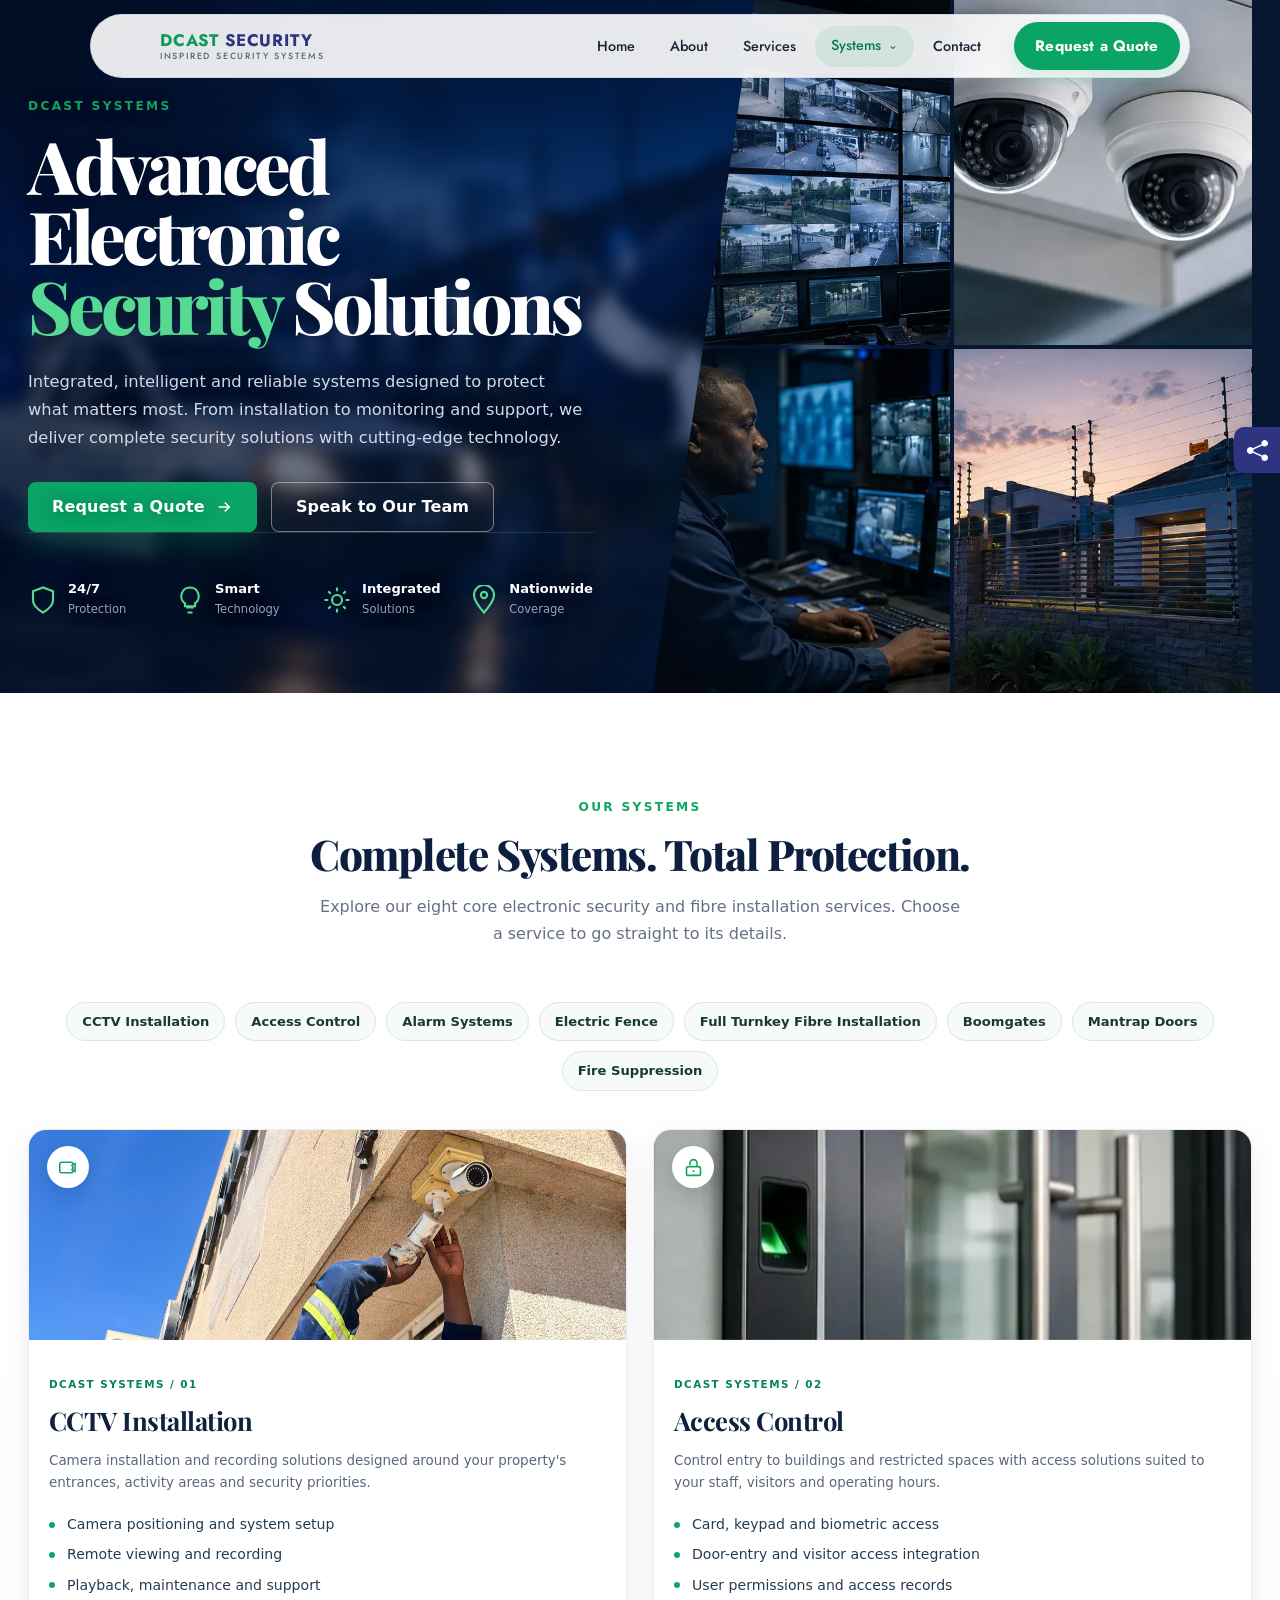
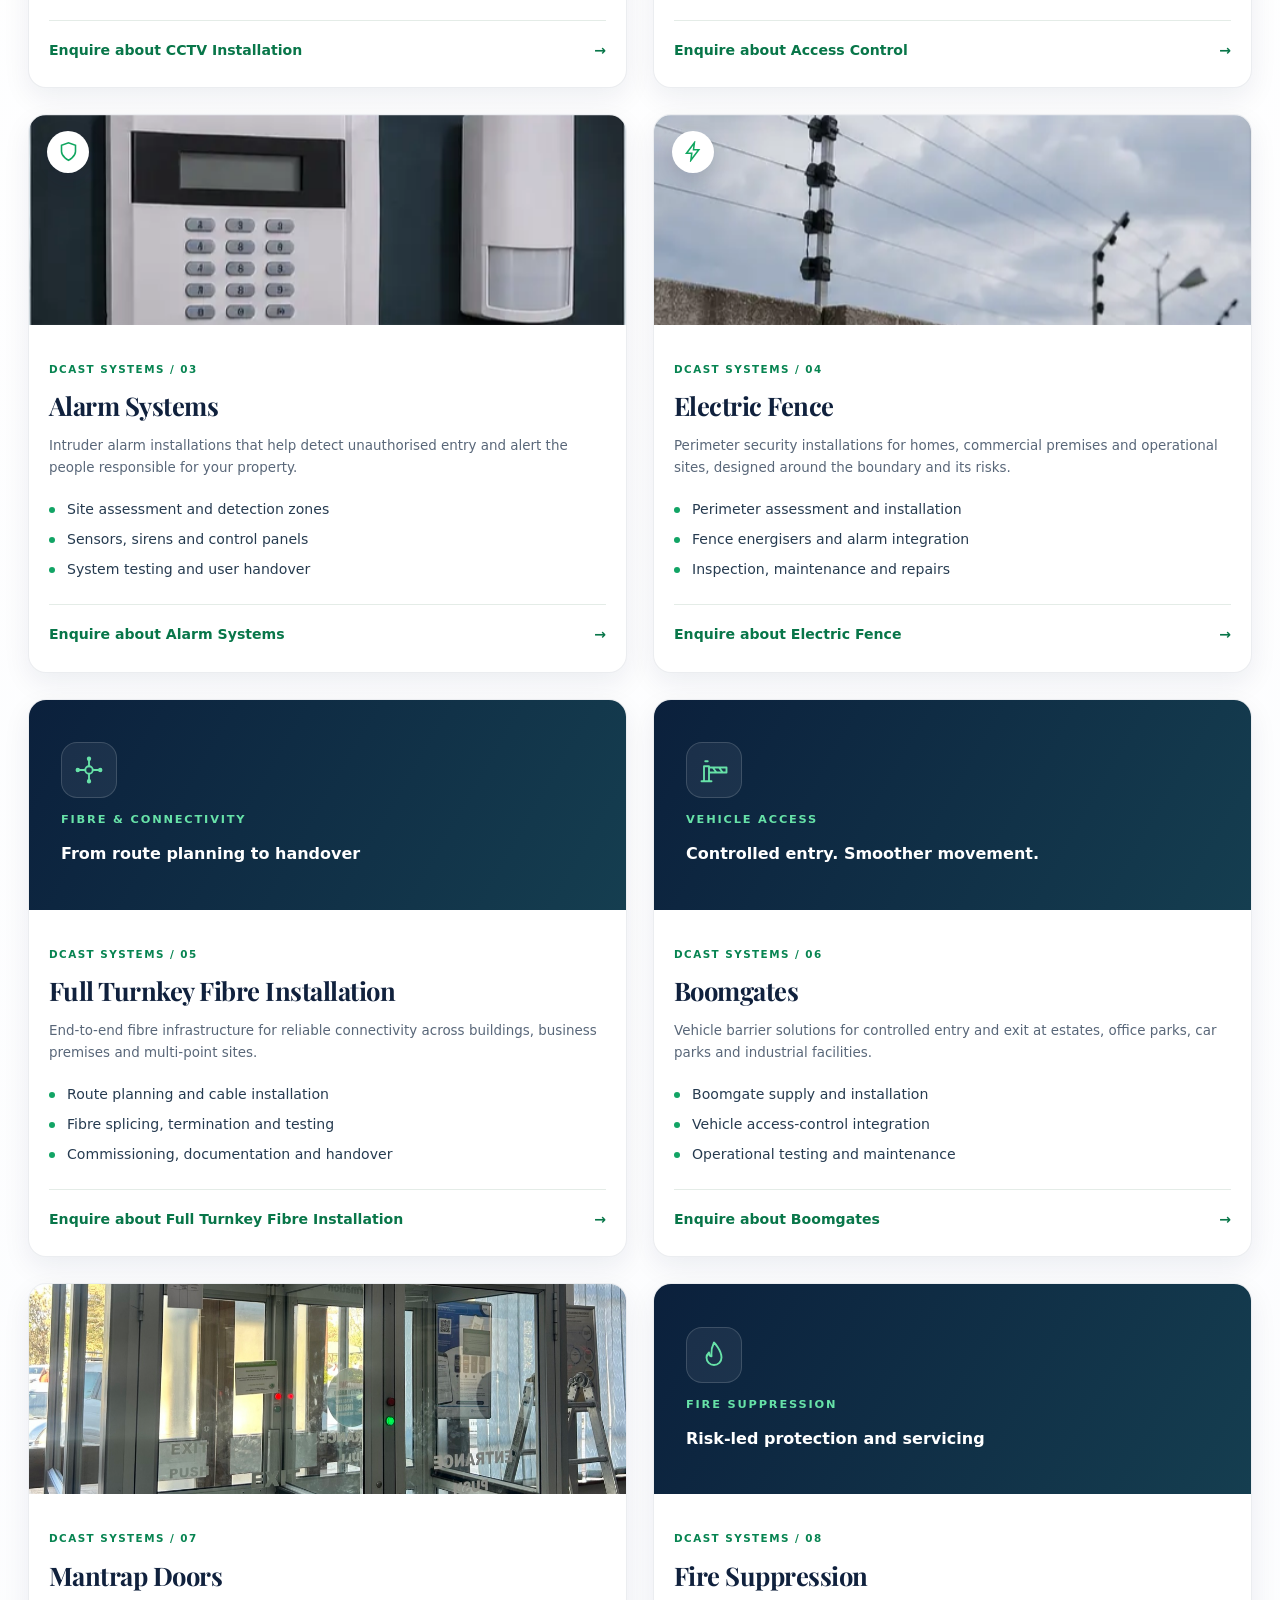
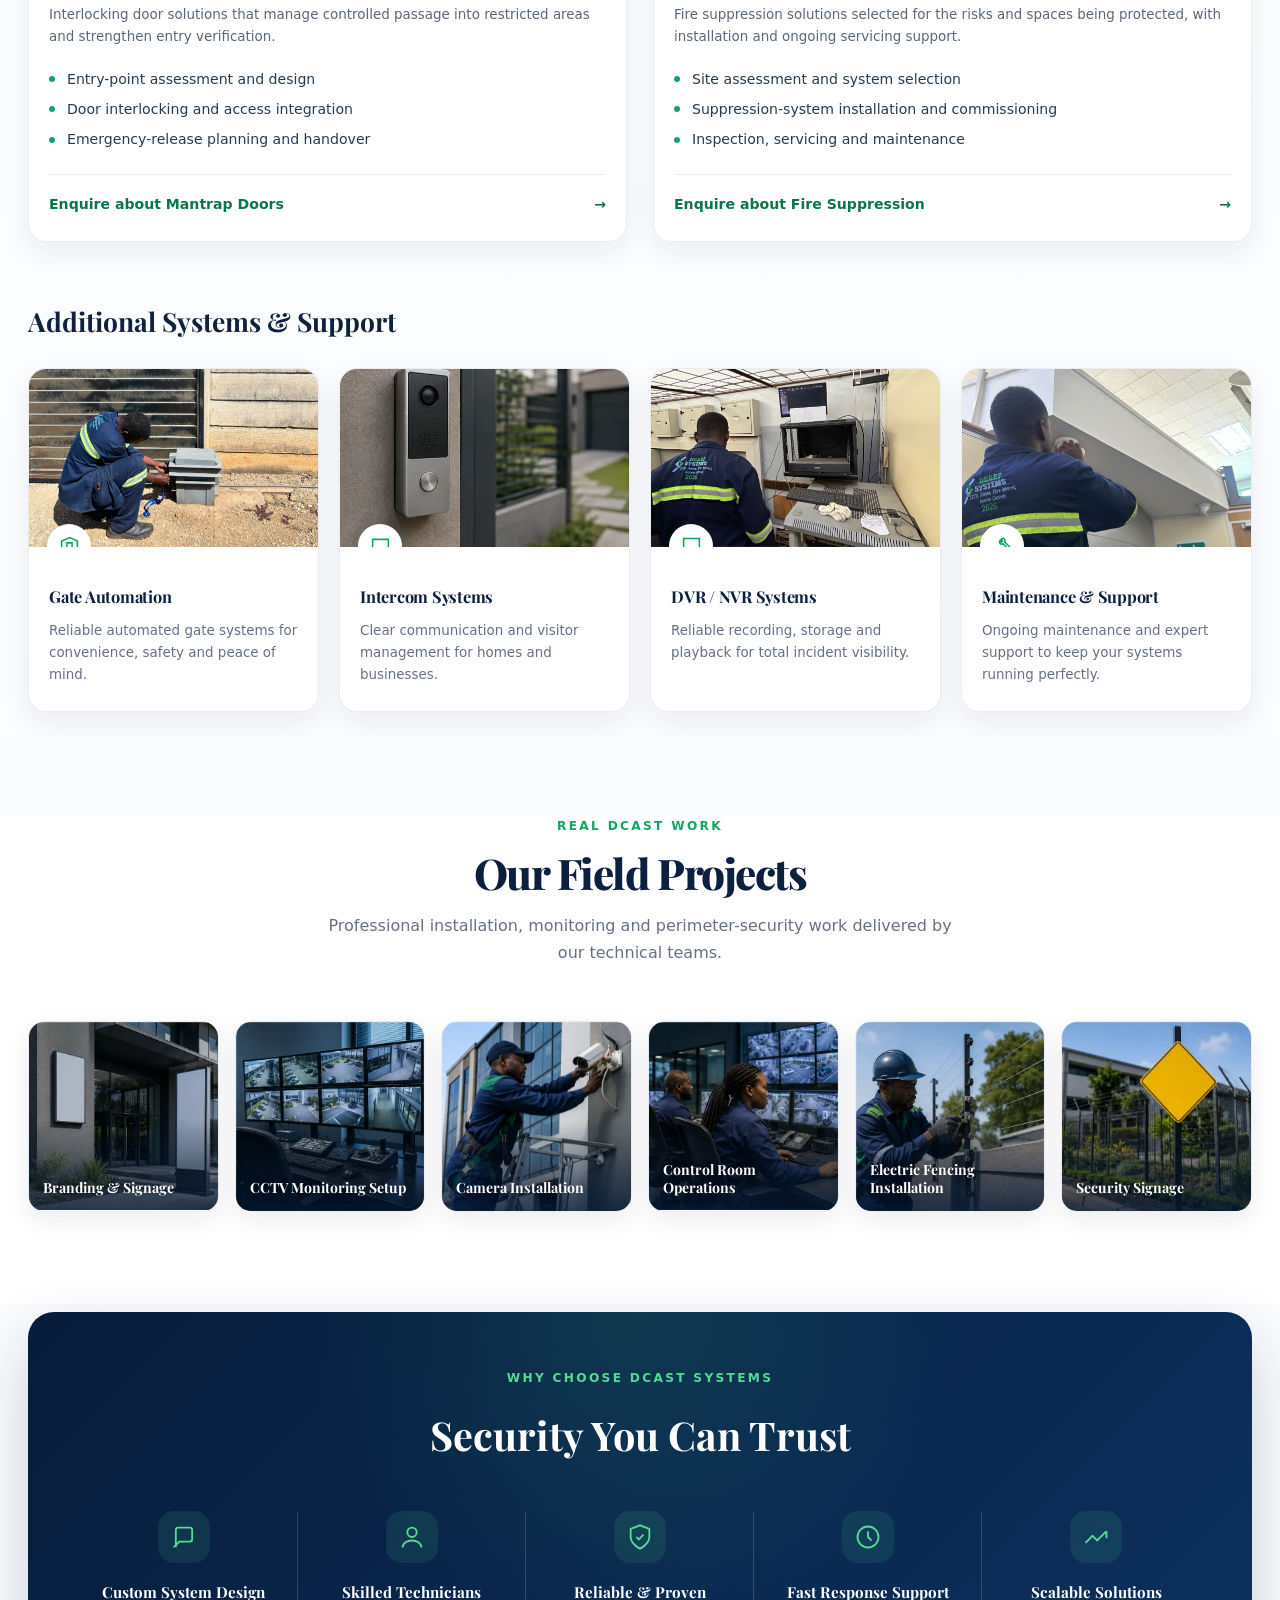
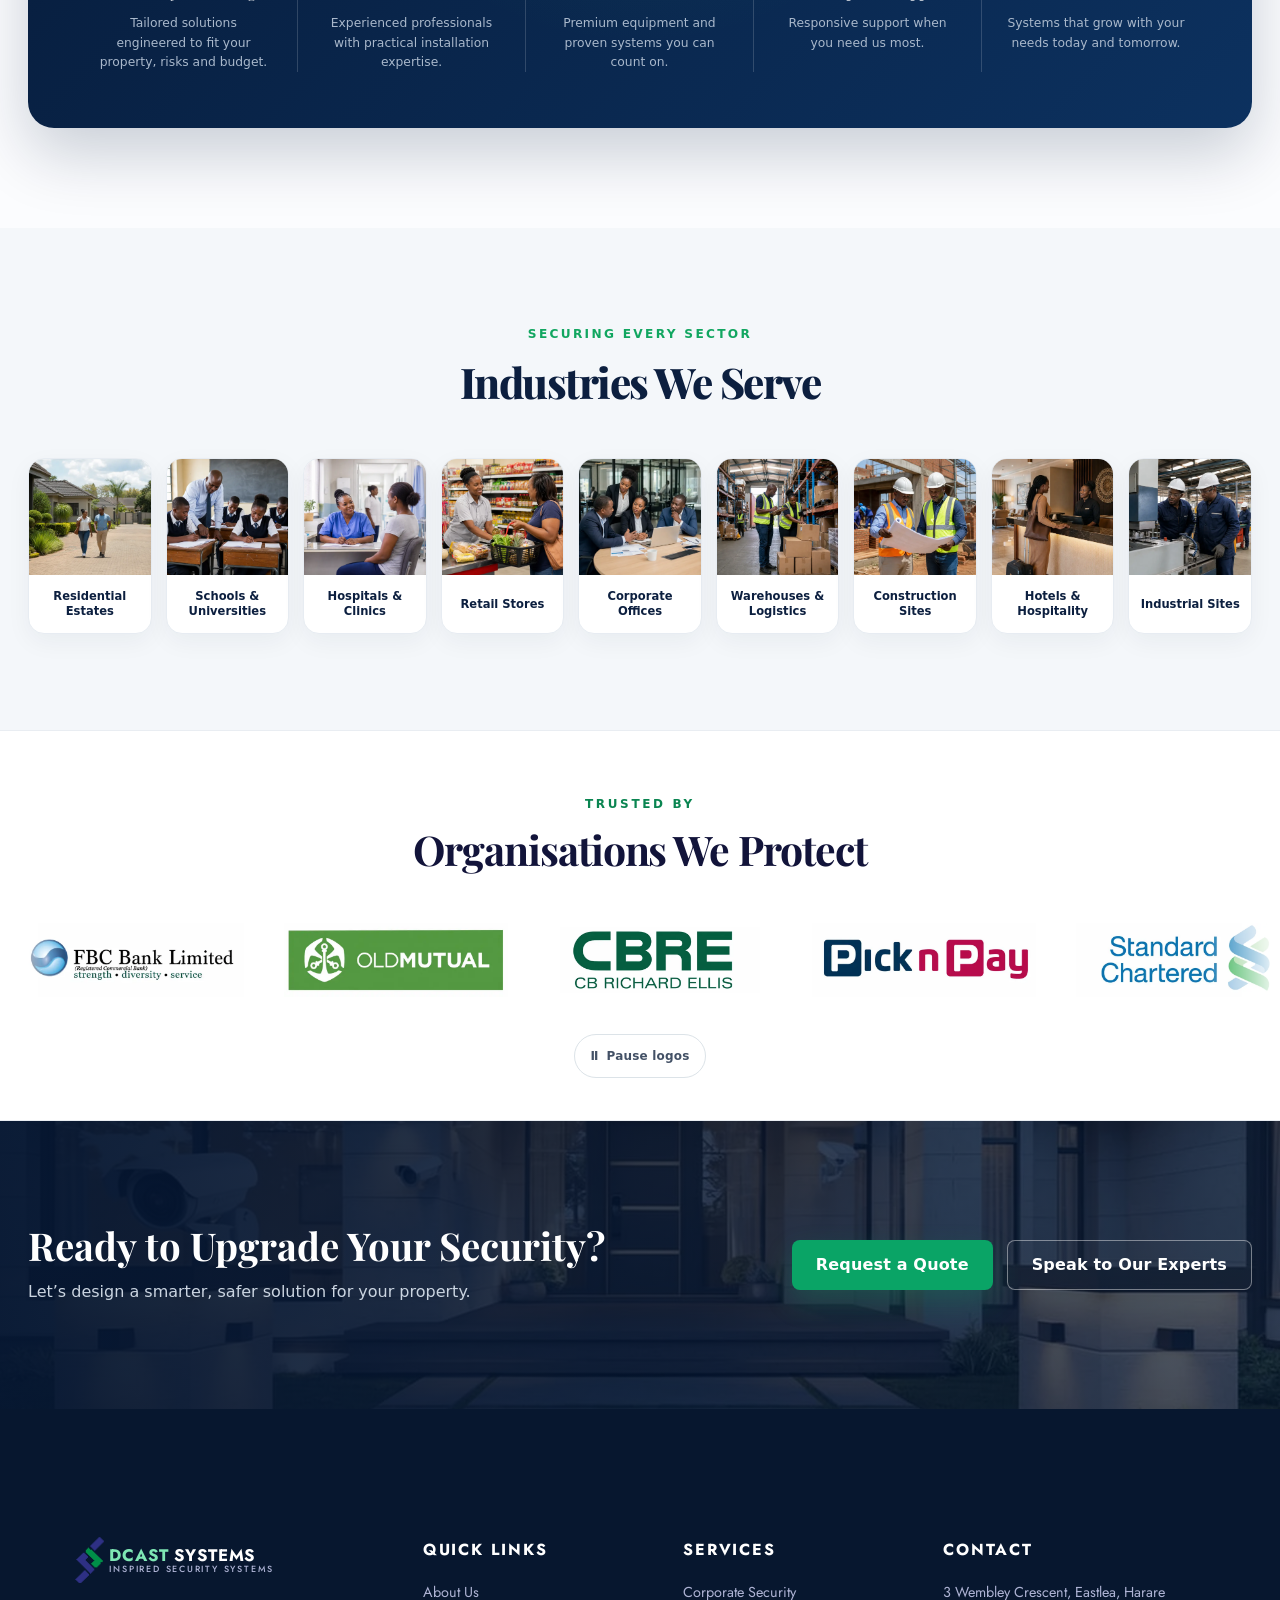
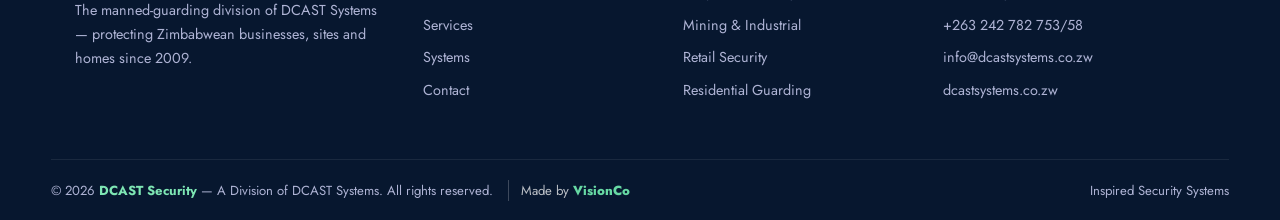
<file: security-systems/index.html>
<!DOCTYPE html>
<html lang="en">
<head>
<meta charset="UTF-8">
<meta name="viewport" content="width=device-width, initial-scale=1.0">
<title>Security Systems | DCAST Systems</title>
<meta name="description" content="Explore DCAST CCTV, alarm, access-control, electric fencing, intercom and security-system services.">
<link rel="preconnect" href="https://fonts.googleapis.com">
<link href="https://fonts.googleapis.com/css2?family=Playfair+Display:wght@600;700;800&family=Jost:wght@300;400;500;600;700&display=swap" rel="stylesheet">
<style>

/* =========================================================
   DCAST PREMIUM HERO FADER REFINEMENT V2
   softer top/bottom blends with premium cinematic feathering
   ========================================================= */
:root{
  --dcast-hero-blend-bg: #eef0f4;
}

body,
.dcast-current-subpage{
  background: var(--dcast-hero-blend-bg) !important;
}

.dcast-current-subpage .dcast-page-banner,
.dcast-current-subpage .about-hero,
.dcast-current-subpage .dcast-blurry-photo-hero,
.dcast-current-subpage .dcast-final-photo-hero{
  position: relative !important;
  overflow: hidden !important;
  isolation: isolate !important;
  z-index: 1 !important;
  border: 0 !important;
  box-shadow: none !important;
}

.dcast-current-subpage .dcast-page-banner > .container,
.dcast-current-subpage .about-hero > .container,
.dcast-current-subpage .dcast-page-banner > .dcast-final-photo-layer,
.dcast-current-subpage .dcast-page-banner > .dcast-final-photo-overlay,
.dcast-current-subpage .dcast-page-banner > .dcast-blurry-photo-layer,
.dcast-current-subpage .dcast-page-banner > .dcast-blurry-photo-overlay{
  position: relative !important;
  z-index: 3 !important;
}

.dcast-current-subpage .dcast-page-banner .dcast-edge-fade-top,
.dcast-current-subpage .about-hero .dcast-edge-fade-top{
  position: absolute !important;
  left: 0 !important;
  right: 0 !important;
  top: 0 !important;
  height: 108px !important;
  z-index: 4 !important;
  pointer-events: none !important;
  background:
    linear-gradient(
      to bottom,
      rgba(238,240,244,1.00) 0%,
      rgba(238,240,244,0.98) 10%,
      rgba(238,240,244,0.92) 22%,
      rgba(238,240,244,0.78) 38%,
      rgba(238,240,244,0.56) 56%,
      rgba(238,240,244,0.28) 76%,
      rgba(238,240,244,0.00) 100%
    ) !important;
  backdrop-filter: blur(1.5px) !important;
}

.dcast-current-subpage .dcast-page-banner .dcast-edge-fade-bottom,
.dcast-current-subpage .about-hero .dcast-edge-fade-bottom{
  position: absolute !important;
  left: 0 !important;
  right: 0 !important;
  bottom: 0 !important;
  height: 126px !important;
  z-index: 4 !important;
  pointer-events: none !important;
  background:
    linear-gradient(
      to top,
      rgba(238,240,244,1.00) 0%,
      rgba(238,240,244,0.98) 10%,
      rgba(238,240,244,0.92) 22%,
      rgba(238,240,244,0.78) 38%,
      rgba(238,240,244,0.56) 58%,
      rgba(238,240,244,0.26) 78%,
      rgba(238,240,244,0.00) 100%
    ) !important;
  backdrop-filter: blur(1.5px) !important;
}

.dcast-current-subpage .dcast-page-banner .dcast-edge-fade-soft,
.dcast-current-subpage .about-hero .dcast-edge-fade-soft{
  position: absolute !important;
  inset: 0 !important;
  z-index: 2 !important;
  pointer-events: none !important;
  background:
    radial-gradient(circle at 50% 0%, rgba(255,255,255,0.06) 0%, rgba(255,255,255,0.00) 32%),
    radial-gradient(circle at 50% 100%, rgba(255,255,255,0.08) 0%, rgba(255,255,255,0.00) 34%) !important;
}

.dcast-current-subpage > section:first-of-type{
  margin-bottom: 0 !important;
  border-bottom: none !important;
  box-shadow: none !important;
}

.dcast-current-subpage .dcast-page-banner + section,
.dcast-current-subpage .about-hero + section{
  position: relative !important;
  z-index: 1 !important;
  margin-top: -14px !important;
  padding-top: 72px !important;
  border-top: none !important;
}

@media (max-width: 768px){
  .dcast-current-subpage .dcast-page-banner .dcast-edge-fade-top,
  .dcast-current-subpage .about-hero .dcast-edge-fade-top{
    height: 72px !important;
  }

  .dcast-current-subpage .dcast-page-banner .dcast-edge-fade-bottom,
  .dcast-current-subpage .about-hero .dcast-edge-fade-bottom{
    height: 84px !important;
  }

  .dcast-current-subpage .dcast-page-banner + section,
  .dcast-current-subpage .about-hero + section{
    margin-top: -8px !important;
    padding-top: 56px !important;
  }
}


:root{
  --blue:#2e3480;
  --blue-dark:#1d2159;
  --blue-deep:#12143a;
  --green:#0d9a5c;
  --green-dark:#0a7a49;
  --ink:#1c2333;
  --grey:#5c6675;
  --line:#e4e8ee;
  --bg:#f6f8fa;
  --white:#ffffff;
}
*{margin:0;padding:0;box-sizing:border-box}
html{scroll-behavior:smooth}
body{font-family:'Jost',sans-serif;color:var(--ink);background:var(--white);line-height:1.65;overflow-x:hidden}
img{max-width:100%;display:block}
a{text-decoration:none;color:inherit}
.container{width:min(1180px,92%);margin:0 auto}
h1,h2,h3{font-family:'Playfair Display',serif}

/* ===== Floating Dynamic-Island Nav ===== */
.navwrap{position:fixed;top:14px;left:0;right:0;z-index:1000;display:flex;justify-content:center;padding:0 12px;transition:top .3s}
.island{display:flex;align-items:center;gap:.5rem;background:rgba(255,255,255,.9);backdrop-filter:blur(18px);-webkit-backdrop-filter:blur(18px);border:1px solid rgba(46,52,128,.1);border-radius:999px;padding:.45rem .55rem .45rem 1rem;box-shadow:0 10px 40px rgba(18,20,58,.18);max-width:1100px;width:100%;transition:box-shadow .3s,background .3s}
.navwrap.scrolled .island{box-shadow:0 14px 50px rgba(18,20,58,.28);background:rgba(255,255,255,.97)}
.brand{display:flex;align-items:center;gap:.55rem;flex-shrink:0;margin-right:auto}
.brand img{height:38px;width:auto;image-rendering:-webkit-optimize-contrast;filter:drop-shadow(0 1px 2px rgba(18,20,58,.15))}
.brand-name{line-height:1.05;display:flex;flex-direction:column}
.brand-name .n1{font-weight:700;font-size:1.05rem;letter-spacing:.05em;color:var(--green)}
.brand-name .n1 b{color:var(--blue)}
.brand-name .n2{font-size:.56rem;letter-spacing:.2em;text-transform:uppercase;color:var(--grey);font-weight:500}
nav ul{display:flex;list-style:none;gap:.2rem;align-items:center}
nav a{font-weight:500;font-size:.9rem;color:var(--ink);padding:.55rem 1rem;border-radius:999px;transition:all .25s;white-space:nowrap}
nav a:hover,nav a.active{background:rgba(13,154,92,.1);color:var(--green-dark)}
.btn{display:inline-block;padding:.8rem 1.9rem;border-radius:999px;font-weight:600;font-size:.9rem;letter-spacing:.04em;transition:all .3s;cursor:pointer;border:none}
.btn-green{background:var(--green);color:#fff}
.btn-green:hover{background:var(--green-dark);transform:translateY(-2px);box-shadow:0 10px 22px rgba(13,154,92,.35)}
.btn-outline{border:1.5px solid rgba(255,255,255,.75);color:#fff}
.btn-outline:hover{background:#fff;color:var(--blue)}
.island .cta-btn{padding:.65rem 1.5rem;flex-shrink:0}
.burger{display:none;background:var(--blue);border:none;cursor:pointer;flex-direction:column;gap:5px;padding:12px;border-radius:999px;flex-shrink:0}
.burger span{width:20px;height:2px;background:#fff;border-radius:2px;transition:all .3s}
.burger.open span:nth-child(1){transform:translateY(7px) rotate(45deg)}
.burger.open span:nth-child(2){opacity:0}
.burger.open span:nth-child(3){transform:translateY(-7px) rotate(-45deg)}
.mobile-menu{position:fixed;top:80px;left:12px;right:12px;z-index:999;background:rgba(255,255,255,.98);backdrop-filter:blur(18px);border-radius:24px;box-shadow:0 20px 60px rgba(18,20,58,.3);padding:1rem;display:none;flex-direction:column;gap:.2rem;border:1px solid rgba(46,52,128,.1)}
.mobile-menu.open{display:flex}
.mobile-menu a{padding:.9rem 1.2rem;border-radius:14px;font-weight:500;color:var(--ink)}
.mobile-menu a:hover{background:rgba(13,154,92,.1);color:var(--green-dark)}
.mobile-menu .btn{text-align:center;margin-top:.4rem}

/* ===== Hero ===== */
.hero{position:relative;min-height:100vh;display:flex;align-items:center;color:#fff;padding-top:90px}
.hero-bg{position:absolute;inset:0;background:url('https://images.unsplash.com/photo-1521791136064-7986c2920216?q=80&w=1920&auto=format&fit=crop') center/cover;filter:brightness(.9)}
.hero::before{content:'';position:absolute;inset:0;background:linear-gradient(100deg,rgba(18,20,58,.94) 30%,rgba(29,33,89,.72) 60%,rgba(13,154,92,.28))}
.hero .container{position:relative;z-index:2}
.hero-kicker{display:inline-block;font-size:.8rem;letter-spacing:.28em;text-transform:uppercase;color:#7ee6b4;margin-bottom:1.4rem;font-weight:600}
.hero-title{display:flex;align-items:center;gap:1.2rem;flex-wrap:wrap;margin-bottom:.6rem}
.hero-title img{height:clamp(56px,7vw,96px);width:auto;image-rendering:-webkit-optimize-contrast;filter:drop-shadow(0 6px 18px rgba(0,0,0,.45)) brightness(1.12)}
.hero-title h1{font-size:clamp(2.8rem,7vw,5.4rem);line-height:1.02;font-weight:800;color:#fff;text-shadow:0 4px 24px rgba(0,0,0,.5);letter-spacing:.02em}
.hero-title h1 em{font-style:normal;color:#67d9a4}
.hero-sub{font-family:'Playfair Display',serif;font-size:clamp(1.3rem,2.6vw,2.1rem);color:#eef1fb;font-weight:600;max-width:26ch;line-height:1.3;text-shadow:0 3px 16px rgba(0,0,0,.55);margin-bottom:2rem}
.hero-actions{display:flex;gap:1rem;flex-wrap:wrap}
.hero-msg{position:absolute;right:4%;bottom:120px;z-index:2;max-width:420px;text-align:right;font-size:1.05rem;line-height:1.7;color:#f0f3fc;font-weight:400;background:linear-gradient(135deg,rgba(18,20,58,.55),rgba(13,154,92,.25));backdrop-filter:blur(8px);-webkit-backdrop-filter:blur(8px);border:none;border-radius:14px;padding:1.3rem 1.5rem;box-shadow:0 16px 40px rgba(0,0,0,.3)}
.hero-msg .hl{color:#7ee6b4;font-weight:700}
.hero-strip{position:absolute;bottom:0;left:0;right:0;z-index:2;background:rgba(255,255,255,.07);backdrop-filter:blur(12px);border-top:1px solid rgba(255,255,255,.14)}
.hero-strip .container{display:grid;grid-template-columns:repeat(4,1fr);gap:1rem;padding:1.3rem 0}
.stat{text-align:center;border-right:1px solid rgba(255,255,255,.12)}
.stat:last-child{border-right:none}
.stat b{display:block;font-size:1.9rem;font-weight:700;color:#7ee6b4;font-family:'Playfair Display',serif}
.stat span{font-size:.78rem;letter-spacing:.14em;text-transform:uppercase;color:#c3c8e2}

/* ===== Sections ===== */
section{padding:5.5rem 0}
.sec-head{max-width:640px;margin-bottom:3.2rem}
.sec-head.center{margin-left:auto;margin-right:auto;text-align:center}
.kicker{font-size:.78rem;letter-spacing:.28em;text-transform:uppercase;color:var(--green);font-weight:600;display:inline-flex;align-items:center;gap:.6rem}
.kicker::before{content:'';width:30px;height:1.5px;background:var(--green)}
.sec-head.center .kicker::after{content:'';width:30px;height:1.5px;background:var(--green)}
.sec-head h2{font-size:clamp(1.8rem,3.4vw,2.6rem);color:var(--blue-dark);margin:.7rem 0 .8rem;line-height:1.2}
.sec-head p{color:var(--grey)}

/* ===== About ===== */
.about{background:var(--bg)}
.about-grid{display:grid;grid-template-columns:1.05fr 1fr;gap:4rem;align-items:center}
.about-imgs{position:relative}
.about-imgs .main{border-radius:6px;height:460px;width:100%;object-fit:cover;box-shadow:0 24px 60px rgba(18,20,58,.18)}
.about-imgs .badge{position:absolute;bottom:-26px;right:-14px;background:var(--blue);color:#fff;padding:1.4rem 1.6rem;border-radius:6px;box-shadow:0 16px 40px rgba(18,20,58,.3);border-bottom:4px solid var(--green)}
.about-imgs .badge b{font-size:2.2rem;font-family:'Playfair Display',serif;color:#7ee6b4}
.about-imgs .badge span{display:block;font-size:.78rem;letter-spacing:.12em;text-transform:uppercase}
.about-body h2{font-size:clamp(1.8rem,3vw,2.5rem);color:var(--blue-dark);line-height:1.2;margin:.7rem 0 1rem}
.about-body p{color:var(--grey);margin-bottom:1rem}
.checks{list-style:none;margin:1.4rem 0 2rem;display:grid;grid-template-columns:1fr 1fr;gap:.7rem}
.checks li{display:flex;gap:.6rem;align-items:flex-start;font-weight:500;font-size:.95rem}
.checks li::before{content:'✓';color:#fff;background:var(--green);width:20px;height:20px;border-radius:50%;display:grid;place-items:center;font-size:.7rem;flex-shrink:0;margin-top:3px}

/* ===== Services ===== */
.svc-grid{display:grid;grid-template-columns:repeat(3,1fr);gap:1.6rem}
.svc{background:#fff;border:1px solid var(--line);border-radius:6px;overflow:hidden;transition:transform .35s,box-shadow .35s;position:relative}
.svc:hover{transform:translateY(-8px);box-shadow:0 22px 50px rgba(18,20,58,.14)}
.svc .ph{height:210px;overflow:hidden;position:relative}
.svc .ph img{width:100%;height:100%;object-fit:cover;transition:transform .6s}
.svc:hover .ph img{transform:scale(1.08)}
.svc .ph::after{content:'';position:absolute;inset:0;background:linear-gradient(to top,rgba(18,20,58,.55),transparent 55%)}
.svc .num{position:absolute;top:14px;left:14px;z-index:2;background:rgba(255,255,255,.92);color:var(--blue);font-weight:700;font-size:.8rem;padding:.25rem .6rem;border-radius:3px;letter-spacing:.1em}
.svc .body{padding:1.5rem 1.5rem 1.7rem;border-top:3px solid var(--green)}
.svc h3{font-size:1.18rem;color:var(--blue-dark);margin-bottom:.5rem}
.svc p{color:var(--grey);font-size:.92rem}
.svc .more{display:inline-flex;align-items:center;gap:.4rem;margin-top:1rem;font-weight:600;font-size:.85rem;color:var(--green);letter-spacing:.05em}
.svc .more:hover{gap:.7rem}

/* ===== Systems band ===== */
.systems{position:relative;color:#fff;background:url('https://images.unsplash.com/photo-1557597774-9d273605dfa9?q=80&w=1920&auto=format&fit=crop') center/cover fixed}
.systems::before{content:'';position:absolute;inset:0;background:linear-gradient(120deg,rgba(18,20,58,.95),rgba(29,33,89,.86))}
.systems .container{position:relative;z-index:2}
.systems .sec-head h2{color:#fff}
.systems .sec-head p{color:#c3c8e2}
.sys-grid{display:grid;grid-template-columns:repeat(4,1fr);gap:1.4rem}
.sys{background:rgba(255,255,255,.06);border:1px solid rgba(255,255,255,.14);border-radius:6px;padding:1.8rem 1.5rem;transition:all .3s;backdrop-filter:blur(6px)}
.sys:hover{background:rgba(13,154,92,.16);border-color:var(--green);transform:translateY(-6px)}
.sys .ico{font-size:1.9rem;margin-bottom:.9rem}
.sys h3{font-family:'Jost',sans-serif;font-size:1.02rem;font-weight:600;margin-bottom:.4rem;color:#fff}
.sys p{font-size:.86rem;color:#c3c8e2;font-weight:300}

/* ===== Why us ===== */
.why-grid{display:grid;grid-template-columns:repeat(3,1fr);gap:2.2rem}
.why{padding:2rem 1.6rem;border-radius:6px;border:1px solid var(--line);transition:all .3s;background:#fff}
.why:hover{border-color:var(--green);box-shadow:0 16px 40px rgba(18,20,58,.1)}
.why .ico{width:54px;height:54px;border-radius:6px;background:linear-gradient(135deg,var(--blue),var(--blue-dark));color:#7ee6b4;display:grid;place-items:center;font-size:1.4rem;margin-bottom:1.1rem}
.why h3{font-family:'Jost',sans-serif;font-size:1.08rem;font-weight:600;color:var(--blue-dark);margin-bottom:.4rem}
.why p{font-size:.92rem;color:var(--grey)}

/* ===== CTA ===== */
.cta{position:relative;color:#fff;background:url('https://images.unsplash.com/photo-1454165804606-c3d57bc86b40?q=80&w=1920&auto=format&fit=crop') center/cover fixed;padding:5rem 0}
.cta::before{content:'';position:absolute;inset:0;background:linear-gradient(90deg,rgba(10,122,73,.94),rgba(18,20,58,.9))}
.cta .container{position:relative;z-index:2;display:flex;justify-content:space-between;align-items:center;gap:2rem;flex-wrap:wrap}
.cta h2{font-size:clamp(1.6rem,3vw,2.3rem);max-width:24ch;line-height:1.25}
.cta .btns{display:flex;gap:1rem;flex-wrap:wrap}
.btn-white{background:#fff;color:var(--blue-dark)}
.btn-white:hover{transform:translateY(-2px);box-shadow:0 10px 24px rgba(0,0,0,.25)}

/* ===== Contact ===== */
.contact{background:var(--bg)}
.contact-grid{display:grid;grid-template-columns:1fr 1.15fr;gap:3.5rem;align-items:start}
.c-item{display:flex;gap:1rem;margin-bottom:1.6rem}
.c-item .ico{width:48px;height:48px;flex-shrink:0;border-radius:6px;background:var(--blue);color:#7ee6b4;display:grid;place-items:center;font-size:1.15rem}
.c-item h4{font-size:.98rem;color:var(--blue-dark)}
.c-item p,.c-item a{color:var(--grey);font-size:.92rem}
.c-item a:hover{color:var(--green)}
.form-card{background:#fff;border-radius:6px;padding:2.4rem;box-shadow:0 20px 50px rgba(18,20,58,.1);border-top:4px solid var(--green)}
.form-card h3{color:var(--blue-dark);margin-bottom:1.4rem;font-size:1.4rem}
.frow{display:grid;grid-template-columns:1fr 1fr;gap:1rem;margin-bottom:1rem}
.form-card input,.form-card select,.form-card textarea{width:100%;padding:.85rem 1rem;border:1px solid var(--line);border-radius:4px;font-family:inherit;font-size:.92rem;background:var(--bg);outline:none;transition:border .2s}
.form-card input:focus,.form-card select:focus,.form-card textarea:focus{border-color:var(--green)}
.form-card textarea{resize:vertical;min-height:110px;margin-bottom:1rem}

/* ===== Footer ===== */
footer{background:var(--blue-deep);color:#aeb3d4;padding:4rem 0 0;font-size:.9rem}
.foot-grid{display:grid;grid-template-columns:1.4fr 1fr 1fr 1.2fr;gap:2.5rem;padding-bottom:3rem}
footer h4{color:#fff;font-family:'Jost',sans-serif;font-size:1rem;letter-spacing:.08em;text-transform:uppercase;margin-bottom:1.1rem}
footer ul{list-style:none}
footer li{margin-bottom:.55rem}
footer a:hover{color:#7ee6b4}
.foot-logo{display:flex;align-items:center;gap:.6rem;margin-bottom:1rem}
.foot-logo img{height:42px;width:auto;image-rendering:-webkit-optimize-contrast;filter:brightness(1.15)}
.foot-logo .brand-name .n1{color:#7ee6b4}
.foot-logo .brand-name .n1 b{color:#fff}
.foot-logo .brand-name .n2{color:#aeb3d4}
.foot-bottom{border-top:1px solid rgba(255,255,255,.1);padding:1.2rem 0;display:flex;justify-content:space-between;gap:1rem;flex-wrap:wrap;font-size:.82rem}
.foot-bottom b{color:#7ee6b4}

/* ===== Reveal ===== */
.reveal{opacity:0;transform:translateY(28px);transition:opacity .7s ease,transform .7s ease}
.reveal.in{opacity:1;transform:none}

/* ===== Responsive ===== */
@media(max-width:1080px){
  nav ul{gap:0}
  nav a{padding:.55rem .7rem;font-size:.85rem}
}
@media(max-width:980px){
  .svc-grid,.why-grid{grid-template-columns:repeat(2,1fr)}
  .sys-grid{grid-template-columns:repeat(2,1fr)}
  .about-grid,.contact-grid{grid-template-columns:1fr}
  .foot-grid{grid-template-columns:1fr 1fr}
  .hero-strip .container{grid-template-columns:repeat(2,1fr)}
  .stat{border:none;padding:.4rem 0}
  nav{display:none}
  .island .cta-btn{display:none}
  .burger{display:flex}
  .island{max-width:520px}
}
@media(max-width:1200px){
  .hero-msg{position:static;max-width:560px;text-align:left;margin:2.2rem auto 0;margin-left:4%}
}
@media(max-width:720px){
  .svc-grid,.why-grid,.sys-grid,.frow,.checks{grid-template-columns:1fr}
  .navwrap{top:10px}
  .brand img{height:32px}
  .brand-name .n1{font-size:.95rem}
  .hero{min-height:100svh;padding-bottom:2rem}
  .hero-msg{margin:2rem 4% 7rem;font-size:.98rem}
  .hero-title{gap:.8rem}
}

/* DCAST_FSS_WIDGET_20260803 */
:root {
  --fss-size: 46px;
  --fss-icon: 20px;
  --fss-gap: 8px;
}

.fss-widget,
.fss-widget * {
  box-sizing: border-box;
}

.fss-widget {
  position: fixed;
  top: 50%;
  right: 0;
  transform: translateY(-50%);
  z-index: 9999;
  display: flex;
  flex-direction: column;
  align-items: flex-end;
  font-family: Arial, Helvetica, sans-serif;
  padding-right: env(safe-area-inset-right, 0);
}

.fss-toggle {
  position: relative;
  width: var(--fss-size);
  height: var(--fss-size);
  min-width: 44px;
  min-height: 44px;
  display: flex;
  align-items: center;
  justify-content: center;
  background: #1877f2;
  border: 0;
  border-radius: 8px 0 0 8px;
  cursor: pointer;
  box-shadow: -2px 2px 8px rgba(0,0,0,.25);
  transition: background .25s ease;
}

.fss-toggle:hover,
.fss-toggle:focus-visible {
  background: #145dc4;
}

.fss-toggle:focus-visible,
.fss-icon:focus-visible {
  outline: 3px solid rgba(126,230,180,.95);
  outline-offset: 2px;
}

.fss-toggle svg {
  width: var(--fss-icon);
  height: var(--fss-icon);
  fill: #fff;
  transition: transform .3s ease;
}

.fss-widget.open .fss-toggle svg {
  transform: rotate(90deg);
}

.fss-tooltip {
  position: absolute;
  right: calc(100% + 8px);
  top: 50%;
  transform: translateY(-50%);
  padding: 5px 10px;
  border-radius: 4px;
  background: #1a1a1a;
  color: #fff;
  font-size: 13px;
  line-height: 1.3;
  white-space: nowrap;
  opacity: 0;
  pointer-events: none;
  transition: opacity .2s ease;
}

.fss-toggle:hover .fss-tooltip,
.fss-toggle:focus-visible .fss-tooltip {
  opacity: 1;
}

.fss-panel {
  display: flex;
  flex-direction: column;
  gap: var(--fss-gap);
  max-height: 0;
  margin-top: 0;
  overflow: hidden;
  opacity: 0;
  transform: translateX(20px);
  transition:
    max-height .35s ease,
    opacity .25s ease,
    transform .25s ease,
    margin .25s ease;
}

.fss-widget.open .fss-panel {
  max-height: 80vh;
  max-height: 80dvh;
  margin-top: var(--fss-gap);
  overflow-y: auto;
  opacity: 1;
  transform: translateX(0);
}

.fss-icon {
  width: var(--fss-size);
  height: var(--fss-size);
  min-width: 44px;
  min-height: 44px;
  display: flex;
  flex-shrink: 0;
  align-items: center;
  justify-content: center;
  border-radius: 8px 0 0 8px;
  text-decoration: none;
  box-shadow: -2px 2px 8px rgba(0,0,0,.2);
  transition: transform .2s ease, filter .2s ease;
}

.fss-icon:hover,
.fss-icon:focus-visible {
  transform: translateX(-6px);
  filter: brightness(1.1);
}

.fss-icon svg {
  width: var(--fss-icon);
  height: var(--fss-icon);
  fill: #fff;
}

.fss-facebook {
  background: #3b5998;
}

.fss-twitter {
  background: #000;
}

.fss-whatsapp {
  background: #25d366;
}

.fss-linkedin {
  background: #0077b5;
}

.fss-telegram {
  background: #229ed9;
}

.fss-email {
  background: #7f8c8d;
}

@media (max-width: 768px) {
  :root {
    --fss-size: 42px;
    --fss-icon: 18px;
    --fss-gap: 6px;
  }
}

@media (max-width: 480px) {
  :root {
    --fss-size: 44px;
    --fss-icon: 18px;
    --fss-gap: 6px;
  }

  .fss-tooltip {
    display: none;
  }
}

@media (prefers-reduced-motion: reduce) {
  .fss-toggle svg,
  .fss-panel,
  .fss-icon {
    transition: none;
  }
}


/* DCAST_MOBILE_HERO_OPTIMISATION_START */
@media (max-width: 899px) {

  html,
  body {
    max-width: 100%;
    overflow-x: hidden;
  }

  .hero {
    position: relative;
    display: flex;
    min-height: 100svh;
    height: auto;
    align-items: flex-end;
    justify-content: flex-end;
    padding: 112px 0 calc(24px + env(safe-area-inset-bottom));
    color: #fff;
    overflow: hidden;
  }

  .hero-bg {
    background-position: center center !important;
    background-size: cover !important;
  }

  .hero::before {
    background:
      linear-gradient(
        180deg,
        rgba(18,20,58,.16) 0%,
        rgba(18,20,58,.28) 35%,
        rgba(10,15,32,.66) 70%,
        rgba(6,10,24,.92) 100%
      ) !important;
  }

  .hero > .container {
    position: relative;
    z-index: 3;
    width: min(92%, 560px);
    margin: 0 auto;
    padding: 0;
    display: flex;
    flex-direction: column;
    align-items: flex-start;
    justify-content: flex-end;
  }

  .hero-kicker {
    display: inline-flex;
    width: auto;
    max-width: 100%;
    align-items: center;
    gap: .62rem;
    margin: 0 0 1rem;
    padding: .58rem .78rem;
    border: 1px solid rgba(126,230,180,.38);
    border-radius: 999px;
    background: rgba(18,20,58,.68);
    color: #9af0c7;
    font-size: clamp(.66rem, 2.8vw, .76rem);
    line-height: 1.45;
    letter-spacing: .12em;
    text-transform: uppercase;
    white-space: normal;
    text-shadow: 0 2px 12px rgba(0,0,0,.5);
    box-shadow: 0 10px 28px rgba(0,0,0,.18);
    backdrop-filter: blur(9px);
    -webkit-backdrop-filter: blur(9px);
  }

  .hero-title {
    display: block;
    width: 100%;
    margin: 0 0 .7rem;
  }

  .hero-title img {
    display: none !important;
  }

  .hero-title h1 {
    width: 100%;
    max-width: 100%;
    margin: 0;
    color: #fff;
    font-size: clamp(3.2rem, 15vw, 5.2rem);
    font-weight: 800;
    line-height: .91;
    letter-spacing: -.025em;
    overflow-wrap: normal;
    word-break: normal;
    text-shadow: 0 5px 24px rgba(0,0,0,.48);
  }

  .hero-title h1 em {
    display: block;
    margin-top: .08em;
    color: #4ee6a8;
    font-style: normal;
  }

  .hero-sub {
    width: 100%;
    max-width: 22ch;
    margin: .35rem 0 0;
    color: #fff;
    font-size: clamp(1.22rem, 5.4vw, 1.65rem);
    font-weight: 600;
    line-height: 1.27;
    text-shadow: 0 3px 18px rgba(0,0,0,.62);
  }

  .hero-actions {
    width: 100%;
    margin-top: 1.55rem;
    display: flex;
    flex-direction: column;
    gap: .78rem;
  }

  .hero-actions .btn {
    width: 100%;
    min-height: 54px;
    display: inline-flex;
    align-items: center;
    justify-content: center;
    padding: .95rem 1.25rem;
    border-radius: 999px;
    font-size: .96rem;
    line-height: 1.3;
    text-align: center;
  }

  .hero-actions .btn-green {
    box-shadow: 0 12px 30px rgba(13,154,92,.34);
  }

  .hero-actions .btn-outline {
    background: rgba(18,20,58,.36);
    border-color: rgba(255,255,255,.72);
    backdrop-filter: blur(8px);
    -webkit-backdrop-filter: blur(8px);
  }

  .hero-msg {
    display: none !important;
  }

  .hero-strip {
    position: relative;
    inset: auto;
    z-index: 3;
    width: min(92%, 560px);
    margin: 1.4rem auto 0;
    border: 1px solid rgba(255,255,255,.14);
    border-radius: 18px;
    background: rgba(18,20,58,.52);
    overflow: hidden;
    backdrop-filter: blur(12px);
    -webkit-backdrop-filter: blur(12px);
  }

  .hero-strip .container {
    width: 100%;
    display: grid;
    grid-template-columns: repeat(2, minmax(0, 1fr));
    gap: 0;
    padding: .65rem;
  }

  .hero-strip .stat {
    min-width: 0;
    padding: .72rem .35rem;
    border-right: 0;
    border-bottom: 1px solid rgba(255,255,255,.1);
  }

  .hero-strip .stat:nth-last-child(-n+2) {
    border-bottom: 0;
  }

  .hero-strip .stat b {
    font-size: 1.42rem;
    line-height: 1.1;
  }

  .hero-strip .stat span {
    display: block;
    margin-top: .28rem;
    font-size: .62rem;
    line-height: 1.35;
    letter-spacing: .1em;
  }
}

@media (max-width: 380px) {

  .hero {
    padding-top: 104px;
  }

  .hero > .container,
  .hero-strip {
    width: 90%;
  }

  .hero-title h1 {
    font-size: clamp(2.8rem, 14.5vw, 4rem);
  }

  .hero-sub {
    font-size: 1.12rem;
  }

  .hero-actions .btn {
    min-height: 50px;
    padding: .85rem 1rem;
    font-size: .9rem;
  }
}
/* DCAST_MOBILE_HERO_OPTIMISATION_END */


/* DCAST_MOBILE_HERO_CLEANUP_20260803 */
@media (max-width: 899px) {

  .hero-kicker {
    width: auto !important;
    max-width: min(100%, 360px) !important;
    margin: 0 0 1rem !important;
    padding: .82rem 1rem !important;
    border: 1px solid rgba(255,255,255,.18) !important;
    border-radius: 18px !important;
    background: rgba(20,24,58,.68) !important;
    color: #ffffff !important;
    font-size: clamp(.76rem, 3.2vw, .9rem) !important;
    font-weight: 800 !important;
    line-height: 1.4 !important;
    letter-spacing: .08em !important;
    text-transform: uppercase !important;
    white-space: normal !important;
    text-shadow: 0 2px 10px rgba(0,0,0,.4) !important;
    box-shadow: 0 10px 24px rgba(0,0,0,.18) !important;
    backdrop-filter: blur(10px) !important;
    -webkit-backdrop-filter: blur(10px) !important;
  }

  .hero-kicker::before {
    background: #ffffff !important;
    box-shadow: 0 0 0 4px rgba(255,255,255,.14) !important;
  }

  .hero-strip {
    display: none !important;
  }
}


/* DCAST_OFFICIAL_SOCIAL_PROFILES_20260803 */

.dcast-profile-widget,
.dcast-profile-widget * {
  box-sizing: border-box;
}

.dcast-profile-widget {
  position: fixed;
  top: 50%;
  right: 0;
  z-index: 9999;
  display: flex;
  flex-direction: column;
  align-items: flex-end;
  transform: translateY(-50%);
  padding-right: env(safe-area-inset-right, 0);
  font-family: Arial, Helvetica, sans-serif;
}

.dcast-profile-toggle {
  position: relative;
  width: 46px;
  height: 46px;
  min-width: 44px;
  min-height: 44px;
  display: flex;
  align-items: center;
  justify-content: center;
  border: 0;
  border-radius: 10px 0 0 10px;
  background: #2e3480;
  color: #fff;
  cursor: pointer;
  box-shadow: -3px 4px 14px rgba(18,20,58,.28);
  transition:
    background .22s ease,
    transform .22s ease;
}

.dcast-profile-toggle:hover,
.dcast-profile-toggle:focus-visible {
  background: #1d2159;
}

.dcast-profile-toggle:focus-visible,
.dcast-profile-link:focus-visible {
  outline: 3px solid #67d9a4;
  outline-offset: 2px;
}

.dcast-profile-toggle svg {
  width: 21px;
  height: 21px;
  fill: currentColor;
  transition: transform .28s ease;
}

.dcast-profile-widget.open .dcast-profile-toggle svg {
  transform: rotate(90deg);
}

.dcast-profile-tooltip {
  position: absolute;
  top: 50%;
  right: calc(100% + 9px);
  transform: translateY(-50%);
  padding: 6px 10px;
  border-radius: 5px;
  background: #12143a;
  color: #fff;
  font-size: 12px;
  font-weight: 700;
  line-height: 1.2;
  white-space: nowrap;
  opacity: 0;
  visibility: hidden;
  pointer-events: none;
  transition: opacity .2s ease, visibility .2s ease;
}

.dcast-profile-toggle:hover .dcast-profile-tooltip,
.dcast-profile-toggle:focus-visible .dcast-profile-tooltip {
  opacity: 1;
  visibility: visible;
}

.dcast-profile-panel {
  display: flex;
  flex-direction: column;
  gap: 7px;
  max-height: 0;
  margin-top: 0;
  overflow: hidden;
  opacity: 0;
  transform: translateX(18px);
  transition:
    max-height .3s ease,
    margin .25s ease,
    opacity .22s ease,
    transform .22s ease;
}

.dcast-profile-widget.open .dcast-profile-panel {
  max-height: 420px;
  margin-top: 8px;
  opacity: 1;
  transform: translateX(0);
}

.dcast-profile-link {
  position: relative;
  width: 46px;
  height: 46px;
  min-width: 44px;
  min-height: 44px;
  display: flex;
  flex-shrink: 0;
  align-items: center;
  justify-content: center;
  border-radius: 10px 0 0 10px;
  color: #fff;
  text-decoration: none;
  box-shadow: -3px 4px 12px rgba(18,20,58,.22);
  transition:
    transform .2s ease,
    filter .2s ease;
}

.dcast-profile-link:hover,
.dcast-profile-link:focus-visible {
  transform: translateX(-6px);
  filter: brightness(1.08);
}

.dcast-profile-link svg {
  width: 21px;
  height: 21px;
  display: block;
  fill: currentColor;
}

.dcast-profile-name {
  position: absolute;
  top: 0;
  right: 100%;
  height: 46px;
  min-width: 112px;
  display: flex;
  align-items: center;
  justify-content: center;
  padding: 0 14px;
  border-radius: 8px 0 0 8px;
  background: inherit;
  color: #fff;
  font-size: 12px;
  font-weight: 700;
  white-space: nowrap;
  opacity: 0;
  visibility: hidden;
  transform: translateX(8px);
  transition:
    opacity .2s ease,
    visibility .2s ease,
    transform .2s ease;
  pointer-events: none;
}

.dcast-profile-link:hover .dcast-profile-name,
.dcast-profile-link:focus-visible .dcast-profile-name {
  opacity: 1;
  visibility: visible;
  transform: translateX(0);
}

.dcast-profile-facebook {
  background: #1877f2;
}

.dcast-profile-instagram {
  background:
    linear-gradient(
      135deg,
      #833ab4 0%,
      #c13584 35%,
      #e1306c 58%,
      #fd1d1d 75%,
      #fcb045 100%
    );
}

.dcast-profile-x {
  background: #050505;
}

.dcast-profile-linkedin {
  background: #0a66c2;
}

.dcast-profile-whatsapp {
  background: #25d366;
}

@media (max-width: 720px) {
  .dcast-profile-toggle,
  .dcast-profile-link {
    width: 44px;
    height: 44px;
  }

  .dcast-profile-link svg,
  .dcast-profile-toggle svg {
    width: 19px;
    height: 19px;
  }

  .dcast-profile-name,
  .dcast-profile-tooltip {
    display: none;
  }
}

@media (prefers-reduced-motion: reduce) {
  .dcast-profile-toggle,
  .dcast-profile-toggle svg,
  .dcast-profile-panel,
  .dcast-profile-link,
  .dcast-profile-name {
    transition: none;
  }
}


/* DCAST_BOOTSTRAP_ICON_REPAIR_20260803 */

.dcast-profile-link .dcast-bootstrap-icon,
.dcast-profile-toggle .dcast-bootstrap-icon {
  width: 21px;
  height: 21px;
  display: block;
  object-fit: contain;
  filter: brightness(0) invert(1);
  pointer-events: none;
}

.c-item .dcast-contact-bootstrap-icon {
  width: 22px;
  height: 22px;
  display: block;
  object-fit: contain;
  filter: brightness(0) invert(1);
  pointer-events: none;
}

@media (max-width: 720px) {
  .dcast-profile-link .dcast-bootstrap-icon,
  .dcast-profile-toggle .dcast-bootstrap-icon {
    width: 19px;
    height: 19px;
  }

  .c-item .dcast-contact-bootstrap-icon {
    width: 20px;
    height: 20px;
  }
}


/* DCAST_CURRENT_TEMPLATE_SUBPAGES_20260804 */

.dcast-current-subpage {
  min-height: 70vh;
  padding-top: 112px;
  background: #f6f8fb;
}

.dcast-page-banner {
  position: relative;
  overflow: hidden;
  padding: 88px 0 74px;
  background:
    radial-gradient(
      circle at 82% 20%,
      rgba(103,217,164,.18),
      transparent 34%
    ),
    linear-gradient(
      135deg,
      #111438 0%,
      #232967 65%,
      #087e62 145%
    );
}

.dcast-page-banner::before {
  content: "";
  position: absolute;
  inset: 0;
  opacity: .16;
  background-image:
    linear-gradient(
      rgba(255,255,255,.12) 1px,
      transparent 1px
    ),
    linear-gradient(
      90deg,
      rgba(255,255,255,.12) 1px,
      transparent 1px
    );
  background-size: 64px 64px;
}

.dcast-page-banner .container {
  position: relative;
  z-index: 2;
}

.dcast-page-banner span {
  display: inline-block;
  margin-bottom: .9rem;
  color: #67d9a4;
  font-size: .76rem;
  font-weight: 800;
  letter-spacing: .16em;
  text-transform: uppercase;
}

.dcast-page-banner h1 {
  max-width: 850px;
  margin: 0;
  color: #fff;
  font-size: clamp(2.5rem, 6vw, 5rem);
  line-height: 1;
  letter-spacing: -.04em;
}

.dcast-page-banner p {
  max-width: 700px;
  margin-top: 1.15rem;
  color: rgba(255,255,255,.76);
  font-size: 1.05rem;
  line-height: 1.75;
}

.dcast-current-subpage > section:not(.dcast-page-banner) {
  scroll-margin-top: 130px;
}

.dcast-about-details {
  padding: 90px 0;
  background: #111438;
}

.dcast-about-details h2 {
  margin-bottom: 2.4rem;
  color: #fff;
  font-size: clamp(2rem, 4vw, 3.3rem);
}

.dcast-foundation-grid {
  display: grid;
  grid-template-columns: repeat(2, minmax(0, 1fr));
  gap: 1.25rem;
}

.dcast-foundation-card {
  padding: 2rem;
  border: 1px solid rgba(255,255,255,.1);
  border-radius: 22px;
  background: rgba(255,255,255,.06);
}

.dcast-foundation-card h3 {
  margin-bottom: .9rem;
  color: #67d9a4;
  font-size: 1.45rem;
}

.dcast-foundation-card p,
.dcast-foundation-card li {
  color: rgba(255,255,255,.72);
  line-height: 1.75;
}

.dcast-foundation-card ul {
  display: grid;
  gap: .55rem;
  margin: 0;
  padding-left: 1.2rem;
}

.dcast-growth-clients {
  padding: 90px 0;
  background: #fff;
}

.dcast-growth-grid {
  display: grid;
  grid-template-columns: 1fr 1fr;
  gap: 1.25rem;
}

.dcast-growth-card {
  padding: 2rem;
  border: 1px solid #e4e8ef;
  border-radius: 22px;
  background: #f7f9fb;
}

.dcast-growth-card h3 {
  margin-bottom: .9rem;
  color: #111438;
  font-size: 1.45rem;
}

.dcast-growth-card p,
.dcast-growth-card li {
  color: #62697c;
  line-height: 1.75;
}

.dcast-growth-card ul {
  display: grid;
  gap: .55rem;
  padding-left: 1.2rem;
}

.dcast-placeholder {
  padding: 90px 0;
  background: #fff;
}

.dcast-placeholder-card {
  max-width: 760px;
  padding: 2rem;
  border: 1px solid #e4e8ef;
  border-radius: 22px;
  background: #f7f9fb;
}

.dcast-placeholder-card h2 {
  margin-bottom: .8rem;
  color: #111438;
}

.dcast-placeholder-card p {
  color: #62697c;
  line-height: 1.75;
}

@media (max-width: 760px) {
  .dcast-current-subpage {
    padding-top: 92px;
  }

  .dcast-page-banner {
    padding: 62px 0 58px;
  }

  .dcast-foundation-grid,
  .dcast-growth-grid {
    grid-template-columns: 1fr;
  }

  .dcast-about-details,
  .dcast-growth-clients,
  .dcast-placeholder {
    padding: 68px 0;
  }
}

</style>

<link rel="icon" type="image/png" sizes="32x32" href="/favicon-32x32.png?v=20260803-1503">
<link rel="icon" type="image/png" sizes="16x16" href="/favicon-16x16.png?v=20260803-1503">
<link rel="shortcut icon" type="image/x-icon" href="/favicon.ico?v=20260803-1503">
<link rel="apple-touch-icon" sizes="180x180" href="/apple-touch-icon.png?v=20260803-1503">
<link rel="stylesheet" href="/assets/css/visionco-footer-credit.css?v=20260804-083639">
<link rel="stylesheet" href="/assets/css/dcast-systems-code-page-20260806-100634.css">
<meta http-equiv="Cache-Control" content="no-cache, no-store, must-revalidate">
<meta http-equiv="Pragma" content="no-cache">
<meta http-equiv="Expires" content="0">
<meta name="dcast-systems-release" content="20260806-1302">
<link rel="stylesheet" href="/assets/css/dcast-final-premium-polish-20260824-134615.css">
<link rel="stylesheet" href="/assets/css/dcast-footer-text-alignment-20260824.css">
<link rel="stylesheet" href="/assets/css/dcast-footer-logo-refine-20260907.css?v=20260907-065000">
<link rel="stylesheet" href="/assets/css/dcast-systems-hd-quality-20260824.css">
<link rel="stylesheet" href="/assets/css/dcast-systems-np200-hero-background-v2-20260824.css">
<link rel="stylesheet" href="/assets/css/dcast-systems-hero-gap-fix-20260824.css">
<link rel="stylesheet" href="/assets/css/dcast-global-hero-scrollfx-20260826.css?v=20260826-144800">
<link rel="stylesheet" href="/assets/css/dcast-global-navbar-consistency-20260830.css?v=20260830-184700">
<link rel="icon" type="image/png" sizes="512x512" href="/assets/images/dcast-logo-mark-refined-20260830.png?v=20260830-190000">
<link rel="shortcut icon" type="image/png" href="/assets/images/dcast-logo-mark-refined-20260830.png?v=20260830-190000">
<link rel="apple-touch-icon" sizes="180x180" href="/assets/images/apple-touch-icon-20260830.png?v=20260830-190000">
<link rel="stylesheet" href="/assets/css/dcast-logo-alignment-20260830.css?v=20260830-190000">
<link rel="icon" type="image/png" sizes="32x32" href="/assets/images/dcast-favicon-white-32-20260830.png?v=20260830-191200">
<link rel="icon" type="image/png" sizes="192x192" href="/assets/images/dcast-favicon-white-192-20260830.png?v=20260830-191200">
<link rel="icon" type="image/png" sizes="512x512" href="/assets/images/dcast-favicon-white-512-20260830.png?v=20260830-191200">
<link rel="shortcut icon" type="image/png" href="/assets/images/dcast-favicon-white-32-20260830.png?v=20260830-191200">
<link rel="apple-touch-icon" sizes="180x180" href="/assets/images/dcast-apple-touch-white-180-20260830.png?v=20260830-191200">
<link rel="manifest" href="/site.webmanifest?v=20260830-191200">
<meta name="theme-color" content="#0A1733">
<link rel="stylesheet" href="/assets/css/dcast-home-client-focus-20260830.css?v=20260830-192200">
<link rel="stylesheet" href="/assets/css/dcast-systems-service-navigation-20260831.css?v=20260831-122000">
<script src="/assets/js/dcast-systems-service-navigation-20260831.js?v=20260831-120800" defer></script>

<link rel="stylesheet" href="/assets/css/dcast-client-brands-20260831.css?v=20260831-134000">
<script src="/assets/js/dcast-client-brands-20260831.js?v=20260831-134000" defer></script>

<link rel="stylesheet" href="/assets/css/dcast-mobile-unified-20260901.css?v=20260901-140000">

<link rel="stylesheet" href="/assets/css/dcast-mobile-subpage-hero-template-20260901.css?v=20260903-183000">
</head>
<body class="dcast-systems-page">


<!-- DCAST_OFFICIAL_SOCIAL_PROFILES_20260803 -->
<div class="dcast-profile-widget"
     id="dcastProfileWidget">

  <div class="dcast-profile-panel"
       id="dcastProfilePanel">

    <a class="dcast-profile-link dcast-profile-facebook"
       href="https://www.facebook.com/61557648856091"
       target="_blank"
       rel="noopener noreferrer"
       aria-label="Open DCAST Systems on Facebook">
      <img class="dcast-bootstrap-icon" src="/assets/icons/bootstrap-icons/facebook.svg" alt="" aria-hidden="true" width="22" height="22">
<span class="dcast-profile-name">Facebook</span>
    </a>

    <a class="dcast-profile-link dcast-profile-instagram"
       href="https://www.instagram.com/dcast.systems/"
       target="_blank"
       rel="noopener noreferrer"
       aria-label="Open DCAST Systems on Instagram">
      <img class="dcast-bootstrap-icon" src="/assets/icons/bootstrap-icons/instagram.svg" alt="" aria-hidden="true" width="22" height="22">
<span class="dcast-profile-name">Instagram</span>
    </a>

    <a class="dcast-profile-link dcast-profile-x"
       href="https://x.com/Dcast_Systems"
       target="_blank"
       rel="noopener noreferrer"
       aria-label="Open DCAST Systems on X">
      <img class="dcast-bootstrap-icon" src="/assets/icons/bootstrap-icons/twitter-x.svg" alt="" aria-hidden="true" width="22" height="22">
<span class="dcast-profile-name">X / Twitter</span>
    </a>

    <a class="dcast-profile-link dcast-profile-linkedin"
       href="https://www.linkedin.com/company/dcast-security-systems/"
       target="_blank"
       rel="noopener noreferrer"
       aria-label="Open DCAST Security Systems on LinkedIn">
      <img class="dcast-bootstrap-icon" src="/assets/icons/bootstrap-icons/linkedin.svg" alt="" aria-hidden="true" width="22" height="22">
<span class="dcast-profile-name">LinkedIn</span>
    </a>

    <a class="dcast-profile-link dcast-profile-whatsapp"
       href="https://wa.me/263783612474"
       target="_blank"
       rel="noopener noreferrer"
       aria-label="Contact DCAST Systems on WhatsApp">
      <img class="dcast-bootstrap-icon" src="/assets/icons/bootstrap-icons/whatsapp.svg" alt="" aria-hidden="true" width="22" height="22">
<span class="dcast-profile-name">WhatsApp</span>
    </a>

  </div>

  <button class="dcast-profile-toggle"
          id="dcastProfileToggle"
          type="button"
          aria-controls="dcastProfilePanel"
          aria-expanded="false"
          aria-label="Open DCAST social media profiles">
      <img class="dcast-bootstrap-icon" src="/assets/icons/bootstrap-icons/share-fill.svg" alt="" aria-hidden="true" width="22" height="22">
<span class="dcast-profile-tooltip">Follow DCAST</span>
  </button>

</div>

<!-- DCAST floating navigation -->
<div class="navwrap" id="navwrap">
  <div class="island">
    <a href="/" class="brand">
      <picture class="dcast-nav-logo">
        <source media="(max-width:720px)" srcset="/assets/images/dcast-logo-mark-mobile-hd-20260901.png?v=20260901-141500">
        <img src="/assets/images/dcast-logo-mark-refined-20260830.png?v=20260830-190000" alt="DCAST logo" width="42" height="42" decoding="async">
      </picture>
      <span class="brand-name"><span class="n1">DCAST <b>SECURITY</b></span><span class="n2">Inspired Security Systems</span></span>
    </a>
    <nav>
      <ul>
        <li><a href="/" >Home</a></li>
        <li><a href="/about/">About</a></li>
        <li><a href="/guarding-services/">Services</a></li>
        <li class="nav-systems-menu">
          <a href="/security-systems/" class="active">Systems <span class="nav-chevron" aria-hidden="true">⌄</span></a>
          <div class="nav-systems-dropdown" aria-label="Security systems services">
            <a href="/security-systems/#cctv-installation">CCTV Installation <span aria-hidden="true">→</span></a>
            <a href="/security-systems/#access-control">Access Control <span aria-hidden="true">→</span></a>
            <a href="/security-systems/#alarm-systems">Alarm Systems <span aria-hidden="true">→</span></a>
            <a href="/security-systems/#electric-fence">Electric Fence <span aria-hidden="true">→</span></a>
            <a href="/security-systems/#fibre-installation">Full Turnkey Fibre Installation <span aria-hidden="true">→</span></a>
            <a href="/security-systems/#boomgates">Boomgates <span aria-hidden="true">→</span></a>
            <a href="/security-systems/#mantrap-doors">Mantrap Doors <span aria-hidden="true">→</span></a>
            <a href="/security-systems/#fire-suppression">Fire Suppression <span aria-hidden="true">→</span></a>
            <a class="nav-systems-all" href="/security-systems/">View all systems <span aria-hidden="true">→</span></a>
          </div>
        </li>
        <li><a href="/contact/">Contact</a></li>
      </ul>
    </nav>
    <a href="/request-quote/" class="btn btn-green cta-btn">Request a Quote</a>
    <button class="burger" id="burger" aria-label="Menu"><span></span><span></span><span></span></button>
  </div>
</div>
<div class="mobile-menu" id="mmenu">
  <a href="/">Home</a>
  <a href="/about/">About Us</a>
  <a href="/guarding-services/">Services</a>
  <details class="mobile-systems-dropdown">
    <summary class="active">Systems</summary>
    <div class="mobile-systems-links">
      <a href="/security-systems/">Systems Overview</a>
      <a href="/security-systems/#cctv-installation">CCTV Installation</a>
      <a href="/security-systems/#access-control">Access Control</a>
      <a href="/security-systems/#alarm-systems">Alarm Systems</a>
      <a href="/security-systems/#electric-fence">Electric Fence</a>
      <a href="/security-systems/#fibre-installation">Full Turnkey Fibre Installation</a>
      <a href="/security-systems/#boomgates">Boomgates</a>
      <a href="/security-systems/#mantrap-doors">Mantrap Doors</a>
      <a href="/security-systems/#fire-suppression">Fire Suppression</a>
    </div>
  </details>
  <a href="/contact/">Contact</a>
  <a href="/request-quote/" class="btn btn-green">Request a Quote</a>
</div>


<div id="dcast-systems-current-release" data-release="20260806-1302" hidden></div>
<main class="systems-showcase-page" id="main-content">
<section class="sys-hero">
  <div class="sys-container sys-hero-grid">
    <div class="sys-hero-copy">
      <p class="sys-kicker">DCAST Systems</p>
      <h1 class="sys-hero-title">Advanced<br>Electronic<br><span class="green">Security</span> Solutions</h1>
      <p class="sys-copy">Integrated, intelligent and reliable systems designed to protect what matters most. From installation to monitoring and support, we deliver complete security solutions with cutting-edge technology.</p>
      <div class="sys-hero-actions">
        <a class="sys-btn sys-btn-primary" href="/request-quote/">Request a Quote <svg viewBox="0 0 24 24" fill="none" stroke="currentColor" stroke-width="2"><path d="M5 12h14M13 6l6 6-6 6"/></svg></a>
        <a class="sys-btn sys-btn-outline" href="/contact/">Speak to Our Team</a>
      </div>
      <div class="sys-feature-strip">
        <div class="sys-feature"><svg viewBox="0 0 24 24" fill="none" stroke="currentColor" stroke-width="1.7"><path d="M12 22s8-4 8-10V5l-8-3-8 3v7c0 6 8 10 8 10z"/></svg><div><strong>24/7</strong><span>Protection</span></div></div>
        <div class="sys-feature"><svg viewBox="0 0 24 24" fill="none" stroke="currentColor" stroke-width="1.7"><path d="M9 18h6M10 22h4M12 2a7 7 0 0 0-4 12.7V17h8v-2.3A7 7 0 0 0 12 2z"/></svg><div><strong>Smart</strong><span>Technology</span></div></div>
        <div class="sys-feature"><svg viewBox="0 0 24 24" fill="none" stroke="currentColor" stroke-width="1.7"><circle cx="12" cy="12" r="4"/><path d="M12 2v3M12 19v3M2 12h3M19 12h3M5 5l2 2M17 17l2 2M5 19l2-2M17 7l2-2"/></svg><div><strong>Integrated</strong><span>Solutions</span></div></div>
        <div class="sys-feature"><svg viewBox="0 0 24 24" fill="none" stroke="currentColor" stroke-width="1.7"><path d="M12 22s8-9 8-14a8 8 0 1 0-16 0c0 5 8 14 8 14z"/><circle cx="12" cy="8" r="2.5"/></svg><div><strong>Nationwide</strong><span>Coverage</span></div></div>
      </div>
    </div>
    <div class="sys-hero-visual" aria-label="DCAST electronic security solutions">
      <div class="sys-hero-property"><img src="/assets/images/systems-hd-20260824/hero-monitor-hd.webp" alt="CCTV monitoring wall"></div>
      <div class="sys-hero-stack">
        <div><img src="/assets/images/systems-hd-20260824/hero-dome-hd.webp" alt="Professional dome CCTV cameras"></div>
        <div><img src="/assets/images/systems-hd-20260824/hero-control-hd.webp" alt="Security control room operator"></div>
        <div><img src="/assets/images/systems-hd-20260824/hero-fence-hd.webp" alt="Electric security fencing protecting a modern property"></div>
      </div>
    </div>
  </div>
</section>
<div class="dcast-mobile-page-seal" aria-hidden="true">
  <svg viewBox="0 0 48 48" fill="none">
    <path d="M24 5 39 11v11c0 10.2-6.2 17.2-15 21-8.8-3.8-15-10.8-15-21V11L24 5Z" stroke="currentColor" stroke-width="3"/>
    <path d="m17 24 5 5 10-11" stroke="currentColor" stroke-width="3" stroke-linecap="round" stroke-linejoin="round"/>
  </svg>
  <strong>DCAST</strong>
  <small>SECURITY</small>
</div>
<section class="sys-section" id="systems"><div class="sys-container">
<div class="sys-section-head"><p class="sys-kicker">Our Systems</p><h2 class="sys-heading">Complete Systems. Total Protection.</h2><p class="sys-copy">Explore our eight core electronic security and fibre installation services. Choose a service to go straight to its details.</p></div>
<nav class="sys-service-shortcuts" aria-label="Find a Systems service"><a href="/security-systems/#cctv-installation">CCTV Installation</a><a href="/security-systems/#access-control">Access Control</a><a href="/security-systems/#alarm-systems">Alarm Systems</a><a href="/security-systems/#electric-fence">Electric Fence</a><a href="/security-systems/#fibre-installation">Full Turnkey Fibre Installation</a><a href="/security-systems/#boomgates">Boomgates</a><a href="/security-systems/#mantrap-doors">Mantrap Doors</a><a href="/security-systems/#fire-suppression">Fire Suppression</a></nav>
<div class="sys-service-detail-grid"><article class="sys-card sys-service-detail" id="cctv-installation" aria-labelledby="cctv-installation-title">
<div class="sys-card-media"><img src="/assets/images/systems-real-20260831/cctv-installation.jpeg" alt="DCAST technician installing outdoor CCTV cameras" loading="lazy" decoding="async" width="1152" height="1536" style="object-position:50% 50%"><span class="sys-card-icon"><svg viewBox="0 0 24 24" fill="none" stroke="currentColor" stroke-width="1.8"><path d="M15 10l4.5-2.5v9L15 14M4 6h11a2 2 0 0 1 2 2v8a2 2 0 0 1-2 2H4a2 2 0 0 1-2-2V8a2 2 0 0 1 2-2z"/></svg></span></div><div class="sys-card-body"><span class="sys-service-index">DCAST SYSTEMS / 01</span><h3 id="cctv-installation-title" tabindex="-1">CCTV Installation</h3><p>Camera installation and recording solutions designed around your property's entrances, activity areas and security priorities.</p><ul class="sys-service-features"><li>Camera positioning and system setup</li><li>Remote viewing and recording</li><li>Playback, maintenance and support</li></ul><a class="sys-service-enquire" href="/request-quote/?service=CCTV%20Installation">Enquire about CCTV Installation <span aria-hidden="true">→</span></a></div>
</article>
<article class="sys-card sys-service-detail" id="access-control" aria-labelledby="access-control-title">
<div class="sys-card-media"><img src="/assets/images/systems-hd-20260824/system-access-hd.webp" alt="Access Control" loading="lazy"><span class="sys-card-icon"><svg viewBox="0 0 24 24" fill="none" stroke="currentColor" stroke-width="1.8"><path d="M12 15v2M6 21h12a2 2 0 0 0 2-2v-6a2 2 0 0 0-2-2H6a2 2 0 0 0-2 2v6a2 2 0 0 0 2 2zm10-10V7a4 4 0 0 0-8 0v2"/></svg></span></div><div class="sys-card-body"><span class="sys-service-index">DCAST SYSTEMS / 02</span><h3 id="access-control-title" tabindex="-1">Access Control</h3><p>Control entry to buildings and restricted spaces with access solutions suited to your staff, visitors and operating hours.</p><ul class="sys-service-features"><li>Card, keypad and biometric access</li><li>Door-entry and visitor access integration</li><li>User permissions and access records</li></ul><a class="sys-service-enquire" href="/request-quote/?service=Access%20Control">Enquire about Access Control <span aria-hidden="true">→</span></a></div>
</article>
<article class="sys-card sys-service-detail" id="alarm-systems" aria-labelledby="alarm-systems-title">
<div class="sys-card-media"><img src="/assets/images/systems-hd-20260824/system-alarm-hd.webp" alt="Alarm Systems" loading="lazy"><span class="sys-card-icon"><svg viewBox="0 0 24 24" fill="none" stroke="currentColor" stroke-width="1.8"><path d="M12 22s8-4 8-10V5l-8-3-8 3v7c0 6 8 10 8 10z"/></svg></span></div><div class="sys-card-body"><span class="sys-service-index">DCAST SYSTEMS / 03</span><h3 id="alarm-systems-title" tabindex="-1">Alarm Systems</h3><p>Intruder alarm installations that help detect unauthorised entry and alert the people responsible for your property.</p><ul class="sys-service-features"><li>Site assessment and detection zones</li><li>Sensors, sirens and control panels</li><li>System testing and user handover</li></ul><a class="sys-service-enquire" href="/request-quote/?service=Alarm%20Systems">Enquire about Alarm Systems <span aria-hidden="true">→</span></a></div>
</article>
<article class="sys-card sys-service-detail" id="electric-fence" aria-labelledby="electric-fence-title">
<div class="sys-card-media"><img src="/assets/images/systems-hd-20260824/system-fence-hd.webp" alt="Electric Fencing" loading="lazy"><span class="sys-card-icon"><svg viewBox="0 0 24 24" fill="none" stroke="currentColor" stroke-width="1.8"><path d="M13 2 4 14h6l-1 8 9-12h-6l1-8z"/></svg></span></div><div class="sys-card-body"><span class="sys-service-index">DCAST SYSTEMS / 04</span><h3 id="electric-fence-title" tabindex="-1">Electric Fence</h3><p>Perimeter security installations for homes, commercial premises and operational sites, designed around the boundary and its risks.</p><ul class="sys-service-features"><li>Perimeter assessment and installation</li><li>Fence energisers and alarm integration</li><li>Inspection, maintenance and repairs</li></ul><a class="sys-service-enquire" href="/request-quote/?service=Electric%20Fence">Enquire about Electric Fence <span aria-hidden="true">→</span></a></div>
</article>
<article class="sys-card sys-service-detail" id="fibre-installation" aria-labelledby="fibre-installation-title">
<div class="sys-service-label" aria-hidden="true"><span class="sys-service-symbol"><svg viewBox="0 0 24 24" fill="none" stroke="currentColor" stroke-width="1.5" stroke-linecap="round" stroke-linejoin="round"><path d="M3 12h6m6 0h6M12 3v6m0 6v6"/><circle cx="12" cy="12" r="3"/><circle cx="3" cy="12" r="1"/><circle cx="21" cy="12" r="1"/><circle cx="12" cy="3" r="1"/><circle cx="12" cy="21" r="1"/></svg></span><span class="sys-service-category">FIBRE & CONNECTIVITY</span><span class="sys-service-caption">From route planning to handover</span></div><div class="sys-card-body"><span class="sys-service-index">DCAST SYSTEMS / 05</span><h3 id="fibre-installation-title" tabindex="-1">Full Turnkey Fibre Installation</h3><p>End-to-end fibre infrastructure for reliable connectivity across buildings, business premises and multi-point sites.</p><ul class="sys-service-features"><li>Route planning and cable installation</li><li>Fibre splicing, termination and testing</li><li>Commissioning, documentation and handover</li></ul><a class="sys-service-enquire" href="/request-quote/?service=Full%20Turnkey%20Fibre%20Installation">Enquire about Full Turnkey Fibre Installation <span aria-hidden="true">→</span></a></div>
</article>
<article class="sys-card sys-service-detail" id="boomgates" aria-labelledby="boomgates-title">
<div class="sys-service-label" aria-hidden="true"><span class="sys-service-symbol"><svg viewBox="0 0 24 24" fill="none" stroke="currentColor" stroke-width="1.5" stroke-linecap="round" stroke-linejoin="round"><path d="M4 21V9h4v12M2 21h8M8 10h14v4H8M11 10l3 4m2-4 3 4M5 5h2"/></svg></span><span class="sys-service-category">VEHICLE ACCESS</span><span class="sys-service-caption">Controlled entry. Smoother movement.</span></div><div class="sys-card-body"><span class="sys-service-index">DCAST SYSTEMS / 06</span><h3 id="boomgates-title" tabindex="-1">Boomgates</h3><p>Vehicle barrier solutions for controlled entry and exit at estates, office parks, car parks and industrial facilities.</p><ul class="sys-service-features"><li>Boomgate supply and installation</li><li>Vehicle access-control integration</li><li>Operational testing and maintenance</li></ul><a class="sys-service-enquire" href="/request-quote/?service=Boomgates">Enquire about Boomgates <span aria-hidden="true">→</span></a></div>
</article>
<article class="sys-card sys-service-detail" id="mantrap-doors" aria-labelledby="mantrap-doors-title">
<div class="sys-card-media"><img src="/assets/images/systems-real-20260831/mantrap-doors.jpeg" alt="Glass mantrap security doors with controlled entry and exit" loading="lazy" decoding="async" width="1152" height="1536" style="object-position:50% 61%"></div><div class="sys-card-body"><span class="sys-service-index">DCAST SYSTEMS / 07</span><h3 id="mantrap-doors-title" tabindex="-1">Mantrap Doors</h3><p>Interlocking door solutions that manage controlled passage into restricted areas and strengthen entry verification.</p><ul class="sys-service-features"><li>Entry-point assessment and design</li><li>Door interlocking and access integration</li><li>Emergency-release planning and handover</li></ul><a class="sys-service-enquire" href="/request-quote/?service=Mantrap%20Doors">Enquire about Mantrap Doors <span aria-hidden="true">→</span></a></div>
</article>
<article class="sys-card sys-service-detail" id="fire-suppression" aria-labelledby="fire-suppression-title">
<div class="sys-service-label" aria-hidden="true"><span class="sys-service-symbol"><svg viewBox="0 0 24 24" fill="none" stroke="currentColor" stroke-width="1.5" stroke-linecap="round" stroke-linejoin="round"><path d="M12 2s6 6 6 12a6 6 0 1 1-12 0c0-2 1-3 2-4 0 2 1 3 2 3 0-3-1-5 2-11z"/></svg></span><span class="sys-service-category">FIRE SUPPRESSION</span><span class="sys-service-caption">Risk-led protection and servicing</span></div><div class="sys-card-body"><span class="sys-service-index">DCAST SYSTEMS / 08</span><h3 id="fire-suppression-title" tabindex="-1">Fire Suppression</h3><p>Fire suppression solutions selected for the risks and spaces being protected, with installation and ongoing servicing support.</p><ul class="sys-service-features"><li>Site assessment and system selection</li><li>Suppression-system installation and commissioning</li><li>Inspection, servicing and maintenance</li></ul><a class="sys-service-enquire" href="/request-quote/?service=Fire%20Suppression">Enquire about Fire Suppression <span aria-hidden="true">→</span></a></div>
</article></div>
<div class="sys-supporting-services"><h2>Additional Systems &amp; Support</h2><div class="sys-support-grid"><article class="sys-card"><div class="sys-card-media"><img src="/assets/images/systems-real-20260831/gate-automation.jpeg" alt="DCAST technician servicing a sliding gate motor" loading="lazy" decoding="async" width="1152" height="1536" style="object-position:50% 83%"><span class="sys-card-icon"><svg viewBox="0 0 24 24" fill="none" stroke="currentColor" stroke-width="1.8"><path d="M3 21V7l9-4 9 4v14M3 21h18M9 21V9h6v12"/></svg></span></div><div class="sys-card-body"><h3>Gate Automation</h3><p>Reliable automated gate systems for convenience, safety and peace of mind.</p></div></article>
<article class="sys-card"><div class="sys-card-media"><img src="/assets/images/systems-hd-20260824/system-intercom-hd.webp" alt="Intercom Systems" loading="lazy"><span class="sys-card-icon"><svg viewBox="0 0 24 24" fill="none" stroke="currentColor" stroke-width="1.8"><path d="M3 5h18v10H8l-5 4V5z"/></svg></span></div><div class="sys-card-body"><h3>Intercom Systems</h3><p>Clear communication and visitor management for homes and businesses.</p></div></article>
<article class="sys-card"><div class="sys-card-media"><img src="/assets/images/systems-real-20260831/dvr-nvr-installation.jpeg" alt="DCAST technician working on a CCTV recorder and equipment rack" loading="lazy" decoding="async" width="1152" height="1536" style="object-position:50% 59%"><span class="sys-card-icon"><svg viewBox="0 0 24 24" fill="none" stroke="currentColor" stroke-width="1.8"><path d="M3 4h18v12H3zM8 20h8"/></svg></span></div><div class="sys-card-body"><h3>DVR / NVR Systems</h3><p>Reliable recording, storage and playback for total incident visibility.</p></div></article>
<article class="sys-card"><div class="sys-card-media"><img src="/assets/images/systems-real-20260831/camera-maintenance.jpeg" alt="DCAST technician maintaining an indoor security camera" loading="lazy" decoding="async" width="1152" height="1536" style="object-position:50% 44%"><span class="sys-card-icon"><svg viewBox="0 0 24 24" fill="none" stroke="currentColor" stroke-width="1.8"><path d="M11 4.5A2.5 2.5 0 0 1 14.5 8l6 6-2 2-6-6A2.5 2.5 0 0 1 9 6.5l1.7 1.7L12 6.9l-1.7-1.7z"/></svg></span></div><div class="sys-card-body"><h3>Maintenance & Support</h3><p>Ongoing maintenance and expert support to keep your systems running perfectly.</p></div></article></div></div>
</div></section>
<section class="sys-projects" id="field-projects">
  <div class="sys-container">
    <div class="sys-section-head">
      <p class="sys-kicker">Real DCAST Work</p>
      <h2 class="sys-heading">Our Field Projects</h2>
      <p class="sys-copy">Professional installation, monitoring and perimeter-security work delivered by our technical teams.</p>
    </div>
    <div class="sys-projects-grid">
      <article class="sys-project-card"><div class="sys-project-media"><img src="/assets/images/systems-hd-20260824/project-branding-hd.webp" alt="Security branding and signage project" loading="lazy"><h3>Branding &amp; Signage</h3></div></article>
      <article class="sys-project-card"><div class="sys-project-media"><img src="/assets/images/systems-hd-20260824/project-monitor-hd.webp" alt="CCTV monitoring setup project" loading="lazy"><h3>CCTV Monitoring Setup</h3></div></article>
      <article class="sys-project-card"><div class="sys-project-media"><img src="/assets/images/systems-hd-20260824/project-camera-hd.webp" alt="CCTV camera installation project" loading="lazy"><h3>Camera Installation</h3></div></article>
      <article class="sys-project-card"><div class="sys-project-media"><img src="/assets/images/systems-hd-20260824/project-control-hd.webp" alt="Security control room operations" loading="lazy"><h3>Control Room Operations</h3></div></article>
      <article class="sys-project-card"><div class="sys-project-media"><img src="/assets/images/systems-hd-20260824/project-fence-hd.webp" alt="Electric fencing installation project" loading="lazy"><h3>Electric Fencing Installation</h3></div></article>
      <article class="sys-project-card"><div class="sys-project-media"><img src="/assets/images/systems-hd-20260824/project-signage-hd.webp" alt="Security signage project" loading="lazy"><h3>Security Signage</h3></div></article>
    </div>
  </div>
</section>
<section class="sys-trust" id="why-us"><div class="sys-container"><div class="sys-trust-panel"><div class="sys-trust-head"><p class="sys-kicker">Why Choose DCAST Systems</p><h2>Security You Can Trust</h2></div><div class="sys-trust-grid"><div class="sys-trust-item"><div class="sys-trust-icon"><svg viewBox="0 0 24 24" fill="none" stroke="currentColor" stroke-width="1.6"><path d="M4 20l4-4h9a2 2 0 0 0 2-2V6a2 2 0 0 0-2-2H7a2 2 0 0 0-2 2v14z"/></svg></div><h3>Custom System Design</h3><p>Tailored solutions engineered to fit your property, risks and budget.</p></div><div class="sys-trust-item"><div class="sys-trust-icon"><svg viewBox="0 0 24 24" fill="none" stroke="currentColor" stroke-width="1.6"><path d="M12 12a4 4 0 1 0 0-8 4 4 0 0 0 0 8zM4 21c0-4 4-6 8-6s8 2 8 6"/></svg></div><h3>Skilled Technicians</h3><p>Experienced professionals with practical installation expertise.</p></div><div class="sys-trust-item"><div class="sys-trust-icon"><svg viewBox="0 0 24 24" fill="none" stroke="currentColor" stroke-width="1.6"><path d="M12 22s8-4 8-10V5l-8-3-8 3v7c0 6 8 10 8 10zM9 12l2 2 4-4"/></svg></div><h3>Reliable & Proven</h3><p>Premium equipment and proven systems you can count on.</p></div><div class="sys-trust-item"><div class="sys-trust-icon"><svg viewBox="0 0 24 24" fill="none" stroke="currentColor" stroke-width="1.6"><path d="M12 21a9 9 0 1 0 0-18 9 9 0 0 0 0 18zM12 7v5l3 3"/></svg></div><h3>Fast Response Support</h3><p>Responsive support when you need us most.</p></div><div class="sys-trust-item"><div class="sys-trust-icon"><svg viewBox="0 0 24 24" fill="none" stroke="currentColor" stroke-width="1.6"><path d="M3 17l6-6 4 4 8-8M21 7v6"/></svg></div><h3>Scalable Solutions</h3><p>Systems that grow with your needs today and tomorrow.</p></div></div></div></div></section>
<section class="sys-industries" id="industries-we-serve" style="scroll-margin-top:110px"><div class="sys-container"><div class="sys-section-head"><p class="sys-kicker">Securing Every Sector</p><h2 class="sys-heading">Industries We Serve</h2></div><div class="sys-industries-grid"><div class="sys-industry"><div class="sys-industry-media"><img src="/assets/images/industries-people-20260831/residential-estates.webp" alt="Residents walking between homes in a landscaped residential estate" loading="lazy" decoding="async" width="720" height="720"></div><p>Residential Estates</p></div><div class="sys-industry"><div class="sys-industry-media"><img src="/assets/images/industries-people-20260831/schools-universities.webp" alt="Teacher helping uniformed students in a classroom" loading="lazy" decoding="async" width="720" height="720"></div><p>Schools & Universities</p></div><div class="sys-industry"><div class="sys-industry-media"><img src="/assets/images/industries-people-20260831/hospitals-clinics.webp" alt="Nurse speaking with a patient in a healthcare clinic" loading="lazy" decoding="async" width="720" height="720"></div><p>Hospitals & Clinics</p></div><div class="sys-industry"><div class="sys-industry-media"><img src="/assets/images/industries-people-20260831/retail-stores.webp" alt="Shop assistant helping a customer at a supermarket checkout" loading="lazy" decoding="async" width="720" height="720"></div><p>Retail Stores</p></div><div class="sys-industry"><div class="sys-industry-media"><img src="/assets/images/industries-people-20260831/corporate-offices.webp" alt="Business colleagues collaborating in a modern office" loading="lazy" decoding="async" width="720" height="720"></div><p>Corporate Offices</p></div><div class="sys-industry"><div class="sys-industry-media"><img src="/assets/images/industries-people-20260831/warehouses-logistics.webp" alt="Warehouse staff inspecting cartons beside stocked pallet shelves" loading="lazy" decoding="async" width="720" height="720"></div><p>Warehouses & Logistics</p></div><div class="sys-industry"><div class="sys-industry-media"><img src="/assets/images/industries-people-20260831/construction-sites.webp" alt="Construction professionals reviewing plans on a building site" loading="lazy" decoding="async" width="720" height="720"></div><p>Construction Sites</p></div><div class="sys-industry"><div class="sys-industry-media"><img src="/assets/images/industries-people-20260831/hotels-hospitality.webp" alt="Hotel receptionist welcoming a guest with luggage" loading="lazy" decoding="async" width="720" height="720"></div><p>Hotels & Hospitality</p></div><div class="sys-industry"><div class="sys-industry-media"><img src="/assets/images/industries-people-20260831/industrial-sites.webp" alt="Factory technicians inspecting manufacturing equipment" loading="lazy" decoding="async" width="720" height="720"></div><p>Industrial Sites</p></div></div></div></section>

<!-- DCAST_CLIENT_BRANDS_20260831 -->
<section class="dcast-client-brands" id="trusted-clients" data-client-brands aria-labelledby="dcast-client-brands-title">
  <div class="dcast-client-brands__heading">
    <span class="dcast-client-brands__eyebrow">Trusted By</span>
    <h2 class="dcast-client-brands__title" id="dcast-client-brands-title">Organisations We Protect</h2>
  </div>
  <div class="dcast-client-brands__viewport" id="dcast-client-brands-viewport" tabindex="0" role="group" aria-label="Client logos. Focus here to pause the scrolling.">
    <div class="dcast-client-brands__track">
      <ul class="dcast-client-brands__group" role="list">
        <li class="dcast-client-brands__item dcast-client-brands__item--fbc-bank"><img src="/assets/images/client-brands-20260831/fbc-bank.webp" alt="FBC Bank Limited" width="720" height="240" decoding="async"></li>
        <li class="dcast-client-brands__item dcast-client-brands__item--old-mutual"><img src="/assets/images/client-brands-20260831/old-mutual.webp" alt="Old Mutual" width="720" height="240" decoding="async"></li>
        <li class="dcast-client-brands__item dcast-client-brands__item--cbre"><img src="/assets/images/client-brands-20260831/cbre.webp" alt="CBRE — CB Richard Ellis" width="720" height="240" decoding="async"></li>
        <li class="dcast-client-brands__item dcast-client-brands__item--pick-n-pay"><img src="/assets/images/client-brands-20260831/pick-n-pay.webp" alt="Pick n Pay" width="720" height="240" decoding="async"></li>
        <li class="dcast-client-brands__item dcast-client-brands__item--standard-chartered"><img src="/assets/images/client-brands-20260831/standard-chartered.webp" alt="Standard Chartered" width="720" height="240" decoding="async"></li>
        <li class="dcast-client-brands__item dcast-client-brands__item--liquid"><img src="/assets/images/client-brands-20260831/liquid.webp" alt="Liquid Intelligent Technologies" width="720" height="240" decoding="async"></li>
        <li class="dcast-client-brands__item dcast-client-brands__item--mashonaland-holdings"><img src="/assets/images/client-brands-20260831/mashonaland-holdings.webp" alt="Mashonaland Holdings Limited" width="720" height="240" decoding="async"></li>
        <li class="dcast-client-brands__item dcast-client-brands__item--zb"><img src="/assets/images/client-brands-20260831/zb.webp" alt="ZB" width="548" height="300" decoding="async"></li>
      </ul>
    </div>
  </div>
  <div class="dcast-client-brands__controls">
    <button class="dcast-client-brands__toggle" type="button" aria-controls="dcast-client-brands-viewport" hidden><span data-motion-icon aria-hidden="true">Ⅱ</span><span data-motion-label>Pause logos</span></button>
  </div>
</section>

<section class="sys-cta"><div class="sys-cta-bg"><img src="/assets/images/systems-20260805-152431/cta.webp" alt=""></div><div class="sys-container sys-cta-inner"><div><h2>Ready to Upgrade Your Security?</h2><p>Let’s design a smarter, safer solution for your property.</p></div><div class="sys-cta-actions"><a class="sys-btn sys-btn-primary" href="/request-quote/">Request a Quote</a><a class="sys-btn sys-btn-outline" href="/contact/">Speak to Our Experts</a></div></div></section>
</main>


<footer>
  <div class="container">
    <div class="foot-grid">
      <div>
        <div class="foot-logo"><img src="/assets/images/dcast-logo-mark-footer-refined-20260907.png?v=20260907-065000" alt="DCAST logo" width="29" height="46"><span class="brand-name"><span class="n1">DCAST <b>SYSTEMS</b></span><span class="n2">Inspired Security Systems</span></span></div>
        <p>The manned-guarding division of DCAST Systems — protecting Zimbabwean businesses, sites and homes since 2009.</p>
      </div>
      <div>
        <h4>Quick Links</h4>
        <ul><li><a href="/about/">About Us</a></li><li><a href="/guarding-services/">Services</a></li><li><a href="/security-systems/" class="active">Systems</a></li><li><a href="/contact/">Contact</a></li></ul>
      </div>
      <div>
        <h4>Services</h4>
        <ul><li><a href="/guarding-services/">Corporate Security</a></li><li><a href="/guarding-services/">Mining & Industrial</a></li><li><a href="/guarding-services/">Retail Security</a></li><li><a href="/guarding-services/">Residential Guarding</a></li></ul>
      </div>
      <div>
        <h4>Contact</h4>
        <ul>
          <li>3 Wembley Crescent, Eastlea, Harare</li>
          <li><a href="tel:+263242782753">+263 242 782 753/58</a></li>
          <li><a href="mailto:info@dcastsystems.co.zw">info@dcastsystems.co.zw</a></li>
          <li><a href="https://dcastsystems.co.zw">dcastsystems.co.zw</a></li>
        </ul>
      </div>
    </div>
    <div class="foot-bottom">
      <span>© 2026 <b>DCAST Security</b> — A Division of DCAST Systems. All rights reserved. <!-- DCAST_VISIONCO_CREDIT_LINK_20260804 --><span class="visionco-footer-credit">Made by <a href="https://visionpixels.autos" target="_blank" rel="noopener noreferrer" aria-label="Visit VisionCo website">VisionCo</a></span></span>
      <span>Inspired Security Systems</span>
    </div>
  </div>
</footer>

<script>
// Floating nav shadow on scroll
const navwrap=document.getElementById('navwrap');
window.addEventListener('scroll',()=>navwrap.classList.toggle('scrolled',scrollY>40));
// Mobile menu
const burger=document.getElementById('burger'),mmenu=document.getElementById('mmenu');
burger.addEventListener('click',()=>{burger.classList.toggle('open');mmenu.classList.toggle('open')});
mmenu.querySelectorAll('a').forEach(a=>a.addEventListener('click',()=>{mmenu.classList.remove('open');burger.classList.remove('open')}));
// Systems service navigation manages route and section highlighting.
// Reveal on scroll
const io=new IntersectionObserver(es=>es.forEach(e=>{if(e.isIntersecting){e.target.classList.add('in');io.unobserve(e.target)}}),{threshold:.12});
document.querySelectorAll('.reveal').forEach(el=>io.observe(el));
// Counter animation
const cio=new IntersectionObserver(es=>es.forEach(e=>{
  if(!e.isIntersecting)return;const el=e.target,end=+el.dataset.count;let t0=null;
  const step=t=>{if(!t0)t0=t;const p=Math.min((t-t0)/1600,1);el.textContent=Math.floor(p*end)+(p===1?'+':'');if(p<1)requestAnimationFrame(step)};
  requestAnimationFrame(step);cio.unobserve(el);
}),{threshold:.5});
document.querySelectorAll('[data-count]').forEach(el=>cio.observe(el));
</script>

<script id="dcastOfficialProfilesScript">
(function () {
  "use strict";

  const widget = document.getElementById("dcastProfileWidget");
  const toggle = document.getElementById("dcastProfileToggle");

  if (!widget || !toggle) {
    return;
  }

  function setOpen(isOpen) {
    widget.classList.toggle("open", isOpen);
    toggle.setAttribute("aria-expanded", String(isOpen));
  }

  toggle.addEventListener("click", function () {
    setOpen(!widget.classList.contains("open"));
  });

  document.addEventListener("click", function (event) {
    if (!widget.contains(event.target)) {
      setOpen(false);
    }
  });

  document.addEventListener("keydown", function (event) {
    if (event.key === "Escape") {
      setOpen(false);
      toggle.focus();
    }
  });
})();
</script>


<script id="dcastCurrentTemplateNavigation">
/* DCAST_CURRENT_TEMPLATE_NAVIGATION_20260804 */
(function () {
  "use strict";

  const routes = new Set([
    "/",
    "/about/",
    "/guarding-services/",
    "/security-systems/",
    "/why-us/",
    "/contact/",
    "/request-quote/"
  ]);

  window.addEventListener(
    "click",
    function (event) {
      if (
        event.defaultPrevented ||
        event.button !== 0 ||
        event.ctrlKey ||
        event.metaKey ||
        event.shiftKey ||
        event.altKey
      ) {
        return;
      }

      const anchor = event.target.closest
        ? event.target.closest("a[href]")
        : null;

      if (!anchor || anchor.target === "_blank") {
        return;
      }

      const destination = new URL(
        anchor.href,
        window.location.href
      );

      if (
        destination.origin !== window.location.origin ||
        !routes.has(destination.pathname)
      ) {
        return;
      }

      // Same-page Systems anchors are handled by the shared service navigation.
      if (destination.pathname === "/security-systems/" &&
          window.location.pathname === destination.pathname && destination.hash) {
        return;
      }

      event.preventDefault();
      event.stopPropagation();

      window.location.assign(
        destination.pathname
        + destination.search
        + destination.hash
      );
    },
    true
  );
})();
</script>

<script>
window.addEventListener('pageshow', function (event) {
  if (event.persisted) window.location.reload();
});
</script>
<script id="dcastGlobalHeroScrollFX" src="/assets/js/dcast-global-hero-scrollfx-20260826.js?v=20260826-144800" defer></script>
</body>
</html>
</file>
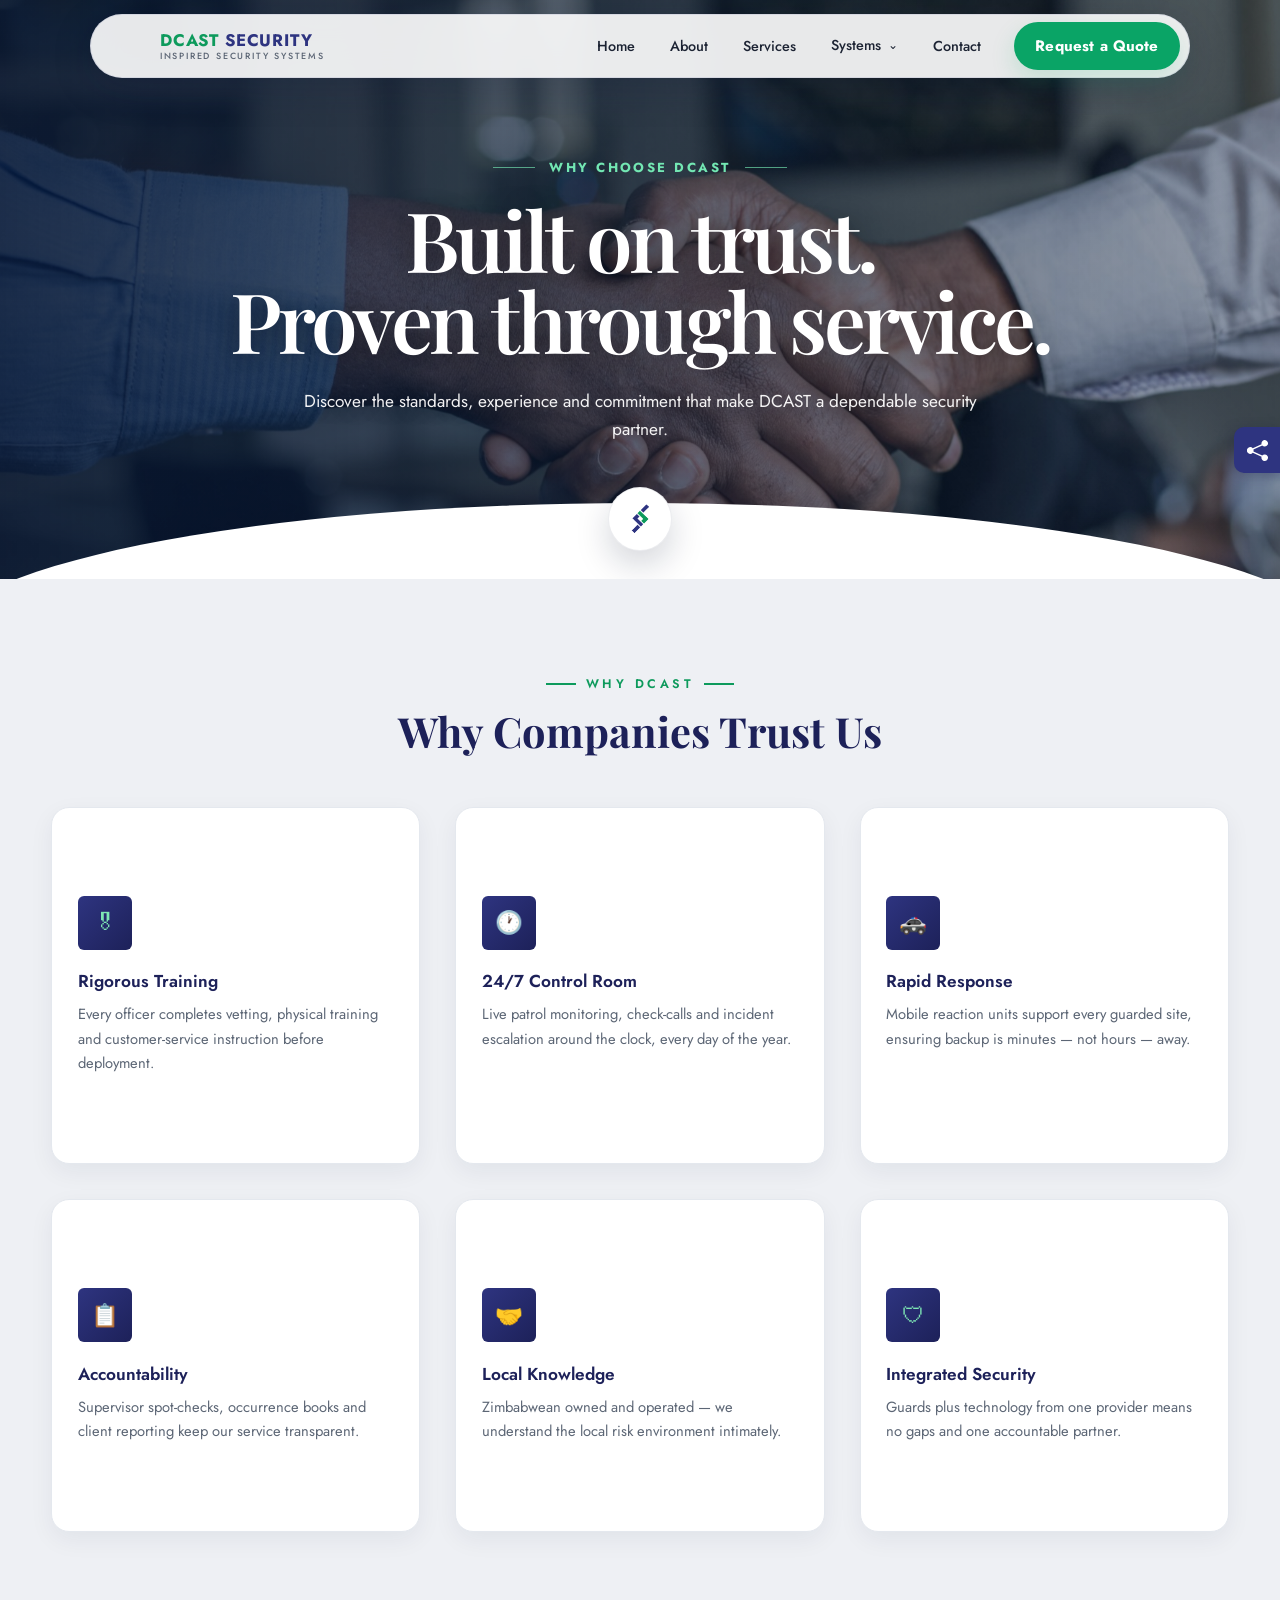
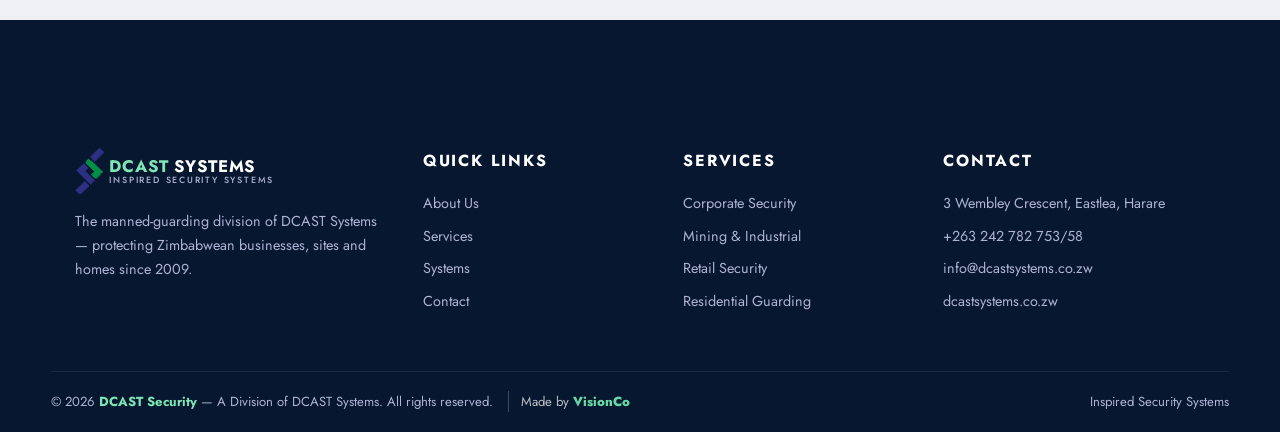
<file: why-us/index.html>
<!DOCTYPE html>
<html lang="en">
<head>
<meta charset="UTF-8">
<meta name="viewport" content="width=device-width, initial-scale=1.0">
<title>Why Choose DCAST Systems | Zimbabwe</title>
<meta name="description" content="Learn why organisations and property owners choose DCAST Systems for integrated security.">
<link rel="preconnect" href="https://fonts.googleapis.com">
<link href="https://fonts.googleapis.com/css2?family=Playfair+Display:wght@600;700;800&family=Jost:wght@300;400;500;600;700&display=swap" rel="stylesheet">
<style>

/* =========================================================
   DCAST PREMIUM HERO FADER REFINEMENT V2
   softer top/bottom blends with premium cinematic feathering
   ========================================================= */
:root{
  --dcast-hero-blend-bg: #eef0f4;
}

body,
.dcast-current-subpage{
  background: var(--dcast-hero-blend-bg) !important;
}

.dcast-current-subpage .dcast-page-banner,
.dcast-current-subpage .about-hero,
.dcast-current-subpage .dcast-blurry-photo-hero,
.dcast-current-subpage .dcast-final-photo-hero{
  position: relative !important;
  overflow: hidden !important;
  isolation: isolate !important;
  z-index: 1 !important;
  border: 0 !important;
  box-shadow: none !important;
}

.dcast-current-subpage .dcast-page-banner > .container,
.dcast-current-subpage .about-hero > .container,
.dcast-current-subpage .dcast-page-banner > .dcast-final-photo-layer,
.dcast-current-subpage .dcast-page-banner > .dcast-final-photo-overlay,
.dcast-current-subpage .dcast-page-banner > .dcast-blurry-photo-layer,
.dcast-current-subpage .dcast-page-banner > .dcast-blurry-photo-overlay{
  position: relative !important;
  z-index: 3 !important;
}

.dcast-current-subpage .dcast-page-banner .dcast-edge-fade-top,
.dcast-current-subpage .about-hero .dcast-edge-fade-top{
  position: absolute !important;
  left: 0 !important;
  right: 0 !important;
  top: 0 !important;
  height: 108px !important;
  z-index: 4 !important;
  pointer-events: none !important;
  background:
    linear-gradient(
      to bottom,
      rgba(238,240,244,1.00) 0%,
      rgba(238,240,244,0.98) 10%,
      rgba(238,240,244,0.92) 22%,
      rgba(238,240,244,0.78) 38%,
      rgba(238,240,244,0.56) 56%,
      rgba(238,240,244,0.28) 76%,
      rgba(238,240,244,0.00) 100%
    ) !important;
  backdrop-filter: blur(1.5px) !important;
}

.dcast-current-subpage .dcast-page-banner .dcast-edge-fade-bottom,
.dcast-current-subpage .about-hero .dcast-edge-fade-bottom{
  position: absolute !important;
  left: 0 !important;
  right: 0 !important;
  bottom: 0 !important;
  height: 126px !important;
  z-index: 4 !important;
  pointer-events: none !important;
  background:
    linear-gradient(
      to top,
      rgba(238,240,244,1.00) 0%,
      rgba(238,240,244,0.98) 10%,
      rgba(238,240,244,0.92) 22%,
      rgba(238,240,244,0.78) 38%,
      rgba(238,240,244,0.56) 58%,
      rgba(238,240,244,0.26) 78%,
      rgba(238,240,244,0.00) 100%
    ) !important;
  backdrop-filter: blur(1.5px) !important;
}

.dcast-current-subpage .dcast-page-banner .dcast-edge-fade-soft,
.dcast-current-subpage .about-hero .dcast-edge-fade-soft{
  position: absolute !important;
  inset: 0 !important;
  z-index: 2 !important;
  pointer-events: none !important;
  background:
    radial-gradient(circle at 50% 0%, rgba(255,255,255,0.06) 0%, rgba(255,255,255,0.00) 32%),
    radial-gradient(circle at 50% 100%, rgba(255,255,255,0.08) 0%, rgba(255,255,255,0.00) 34%) !important;
}

.dcast-current-subpage > section:first-of-type{
  margin-bottom: 0 !important;
  border-bottom: none !important;
  box-shadow: none !important;
}

.dcast-current-subpage .dcast-page-banner + section,
.dcast-current-subpage .about-hero + section{
  position: relative !important;
  z-index: 1 !important;
  margin-top: -14px !important;
  padding-top: 72px !important;
  border-top: none !important;
}

@media (max-width: 768px){
  .dcast-current-subpage .dcast-page-banner .dcast-edge-fade-top,
  .dcast-current-subpage .about-hero .dcast-edge-fade-top{
    height: 72px !important;
  }

  .dcast-current-subpage .dcast-page-banner .dcast-edge-fade-bottom,
  .dcast-current-subpage .about-hero .dcast-edge-fade-bottom{
    height: 84px !important;
  }

  .dcast-current-subpage .dcast-page-banner + section,
  .dcast-current-subpage .about-hero + section{
    margin-top: -8px !important;
    padding-top: 56px !important;
  }
}


:root{
  --blue:#2e3480;
  --blue-dark:#1d2159;
  --blue-deep:#12143a;
  --green:#0d9a5c;
  --green-dark:#0a7a49;
  --ink:#1c2333;
  --grey:#5c6675;
  --line:#e4e8ee;
  --bg:#f6f8fa;
  --white:#ffffff;
}
*{margin:0;padding:0;box-sizing:border-box}
html{scroll-behavior:smooth}
body{font-family:'Jost',sans-serif;color:var(--ink);background:var(--white);line-height:1.65;overflow-x:hidden}
img{max-width:100%;display:block}
a{text-decoration:none;color:inherit}
.container{width:min(1180px,92%);margin:0 auto}
h1,h2,h3{font-family:'Playfair Display',serif}

/* ===== Floating Dynamic-Island Nav ===== */
.navwrap{position:fixed;top:14px;left:0;right:0;z-index:1000;display:flex;justify-content:center;padding:0 12px;transition:top .3s}
.island{display:flex;align-items:center;gap:.5rem;background:rgba(255,255,255,.9);backdrop-filter:blur(18px);-webkit-backdrop-filter:blur(18px);border:1px solid rgba(46,52,128,.1);border-radius:999px;padding:.45rem .55rem .45rem 1rem;box-shadow:0 10px 40px rgba(18,20,58,.18);max-width:1100px;width:100%;transition:box-shadow .3s,background .3s}
.navwrap.scrolled .island{box-shadow:0 14px 50px rgba(18,20,58,.28);background:rgba(255,255,255,.97)}
.brand{display:flex;align-items:center;gap:.55rem;flex-shrink:0;margin-right:auto}
.brand img{height:38px;width:auto;image-rendering:-webkit-optimize-contrast;filter:drop-shadow(0 1px 2px rgba(18,20,58,.15))}
.brand-name{line-height:1.05;display:flex;flex-direction:column}
.brand-name .n1{font-weight:700;font-size:1.05rem;letter-spacing:.05em;color:var(--green)}
.brand-name .n1 b{color:var(--blue)}
.brand-name .n2{font-size:.56rem;letter-spacing:.2em;text-transform:uppercase;color:var(--grey);font-weight:500}
nav ul{display:flex;list-style:none;gap:.2rem;align-items:center}
nav a{font-weight:500;font-size:.9rem;color:var(--ink);padding:.55rem 1rem;border-radius:999px;transition:all .25s;white-space:nowrap}
nav a:hover,nav a.active{background:rgba(13,154,92,.1);color:var(--green-dark)}
.btn{display:inline-block;padding:.8rem 1.9rem;border-radius:999px;font-weight:600;font-size:.9rem;letter-spacing:.04em;transition:all .3s;cursor:pointer;border:none}
.btn-green{background:var(--green);color:#fff}
.btn-green:hover{background:var(--green-dark);transform:translateY(-2px);box-shadow:0 10px 22px rgba(13,154,92,.35)}
.btn-outline{border:1.5px solid rgba(255,255,255,.75);color:#fff}
.btn-outline:hover{background:#fff;color:var(--blue)}
.island .cta-btn{padding:.65rem 1.5rem;flex-shrink:0}
.burger{display:none;background:var(--blue);border:none;cursor:pointer;flex-direction:column;gap:5px;padding:12px;border-radius:999px;flex-shrink:0}
.burger span{width:20px;height:2px;background:#fff;border-radius:2px;transition:all .3s}
.burger.open span:nth-child(1){transform:translateY(7px) rotate(45deg)}
.burger.open span:nth-child(2){opacity:0}
.burger.open span:nth-child(3){transform:translateY(-7px) rotate(-45deg)}
.mobile-menu{position:fixed;top:80px;left:12px;right:12px;z-index:999;background:rgba(255,255,255,.98);backdrop-filter:blur(18px);border-radius:24px;box-shadow:0 20px 60px rgba(18,20,58,.3);padding:1rem;display:none;flex-direction:column;gap:.2rem;border:1px solid rgba(46,52,128,.1)}
.mobile-menu.open{display:flex}
.mobile-menu a{padding:.9rem 1.2rem;border-radius:14px;font-weight:500;color:var(--ink)}
.mobile-menu a:hover{background:rgba(13,154,92,.1);color:var(--green-dark)}
.mobile-menu .btn{text-align:center;margin-top:.4rem}

/* ===== Hero ===== */
.hero{position:relative;min-height:100vh;display:flex;align-items:center;color:#fff;padding-top:90px}
.hero-bg{position:absolute;inset:0;background:url('https://images.unsplash.com/photo-1521791136064-7986c2920216?q=80&w=1920&auto=format&fit=crop') center/cover;filter:brightness(.9)}
.hero::before{content:'';position:absolute;inset:0;background:linear-gradient(100deg,rgba(18,20,58,.94) 30%,rgba(29,33,89,.72) 60%,rgba(13,154,92,.28))}
.hero .container{position:relative;z-index:2}
.hero-kicker{display:inline-block;font-size:.8rem;letter-spacing:.28em;text-transform:uppercase;color:#7ee6b4;margin-bottom:1.4rem;font-weight:600}
.hero-title{display:flex;align-items:center;gap:1.2rem;flex-wrap:wrap;margin-bottom:.6rem}
.hero-title img{height:clamp(56px,7vw,96px);width:auto;image-rendering:-webkit-optimize-contrast;filter:drop-shadow(0 6px 18px rgba(0,0,0,.45)) brightness(1.12)}
.hero-title h1{font-size:clamp(2.8rem,7vw,5.4rem);line-height:1.02;font-weight:800;color:#fff;text-shadow:0 4px 24px rgba(0,0,0,.5);letter-spacing:.02em}
.hero-title h1 em{font-style:normal;color:#67d9a4}
.hero-sub{font-family:'Playfair Display',serif;font-size:clamp(1.3rem,2.6vw,2.1rem);color:#eef1fb;font-weight:600;max-width:26ch;line-height:1.3;text-shadow:0 3px 16px rgba(0,0,0,.55);margin-bottom:2rem}
.hero-actions{display:flex;gap:1rem;flex-wrap:wrap}
.hero-msg{position:absolute;right:4%;bottom:120px;z-index:2;max-width:420px;text-align:right;font-size:1.05rem;line-height:1.7;color:#f0f3fc;font-weight:400;background:linear-gradient(135deg,rgba(18,20,58,.55),rgba(13,154,92,.25));backdrop-filter:blur(8px);-webkit-backdrop-filter:blur(8px);border:none;border-radius:14px;padding:1.3rem 1.5rem;box-shadow:0 16px 40px rgba(0,0,0,.3)}
.hero-msg .hl{color:#7ee6b4;font-weight:700}
.hero-strip{position:absolute;bottom:0;left:0;right:0;z-index:2;background:rgba(255,255,255,.07);backdrop-filter:blur(12px);border-top:1px solid rgba(255,255,255,.14)}
.hero-strip .container{display:grid;grid-template-columns:repeat(4,1fr);gap:1rem;padding:1.3rem 0}
.stat{text-align:center;border-right:1px solid rgba(255,255,255,.12)}
.stat:last-child{border-right:none}
.stat b{display:block;font-size:1.9rem;font-weight:700;color:#7ee6b4;font-family:'Playfair Display',serif}
.stat span{font-size:.78rem;letter-spacing:.14em;text-transform:uppercase;color:#c3c8e2}

/* ===== Sections ===== */
section{padding:5.5rem 0}
.sec-head{max-width:640px;margin-bottom:3.2rem}
.sec-head.center{margin-left:auto;margin-right:auto;text-align:center}
.kicker{font-size:.78rem;letter-spacing:.28em;text-transform:uppercase;color:var(--green);font-weight:600;display:inline-flex;align-items:center;gap:.6rem}
.kicker::before{content:'';width:30px;height:1.5px;background:var(--green)}
.sec-head.center .kicker::after{content:'';width:30px;height:1.5px;background:var(--green)}
.sec-head h2{font-size:clamp(1.8rem,3.4vw,2.6rem);color:var(--blue-dark);margin:.7rem 0 .8rem;line-height:1.2}
.sec-head p{color:var(--grey)}

/* ===== About ===== */
.about{background:var(--bg)}
.about-grid{display:grid;grid-template-columns:1.05fr 1fr;gap:4rem;align-items:center}
.about-imgs{position:relative}
.about-imgs .main{border-radius:6px;height:460px;width:100%;object-fit:cover;box-shadow:0 24px 60px rgba(18,20,58,.18)}
.about-imgs .badge{position:absolute;bottom:-26px;right:-14px;background:var(--blue);color:#fff;padding:1.4rem 1.6rem;border-radius:6px;box-shadow:0 16px 40px rgba(18,20,58,.3);border-bottom:4px solid var(--green)}
.about-imgs .badge b{font-size:2.2rem;font-family:'Playfair Display',serif;color:#7ee6b4}
.about-imgs .badge span{display:block;font-size:.78rem;letter-spacing:.12em;text-transform:uppercase}
.about-body h2{font-size:clamp(1.8rem,3vw,2.5rem);color:var(--blue-dark);line-height:1.2;margin:.7rem 0 1rem}
.about-body p{color:var(--grey);margin-bottom:1rem}
.checks{list-style:none;margin:1.4rem 0 2rem;display:grid;grid-template-columns:1fr 1fr;gap:.7rem}
.checks li{display:flex;gap:.6rem;align-items:flex-start;font-weight:500;font-size:.95rem}
.checks li::before{content:'✓';color:#fff;background:var(--green);width:20px;height:20px;border-radius:50%;display:grid;place-items:center;font-size:.7rem;flex-shrink:0;margin-top:3px}

/* ===== Services ===== */
.svc-grid{display:grid;grid-template-columns:repeat(3,1fr);gap:1.6rem}
.svc{background:#fff;border:1px solid var(--line);border-radius:6px;overflow:hidden;transition:transform .35s,box-shadow .35s;position:relative}
.svc:hover{transform:translateY(-8px);box-shadow:0 22px 50px rgba(18,20,58,.14)}
.svc .ph{height:210px;overflow:hidden;position:relative}
.svc .ph img{width:100%;height:100%;object-fit:cover;transition:transform .6s}
.svc:hover .ph img{transform:scale(1.08)}
.svc .ph::after{content:'';position:absolute;inset:0;background:linear-gradient(to top,rgba(18,20,58,.55),transparent 55%)}
.svc .num{position:absolute;top:14px;left:14px;z-index:2;background:rgba(255,255,255,.92);color:var(--blue);font-weight:700;font-size:.8rem;padding:.25rem .6rem;border-radius:3px;letter-spacing:.1em}
.svc .body{padding:1.5rem 1.5rem 1.7rem;border-top:3px solid var(--green)}
.svc h3{font-size:1.18rem;color:var(--blue-dark);margin-bottom:.5rem}
.svc p{color:var(--grey);font-size:.92rem}
.svc .more{display:inline-flex;align-items:center;gap:.4rem;margin-top:1rem;font-weight:600;font-size:.85rem;color:var(--green);letter-spacing:.05em}
.svc .more:hover{gap:.7rem}

/* ===== Systems band ===== */
.systems{position:relative;color:#fff;background:url('https://images.unsplash.com/photo-1557597774-9d273605dfa9?q=80&w=1920&auto=format&fit=crop') center/cover fixed}
.systems::before{content:'';position:absolute;inset:0;background:linear-gradient(120deg,rgba(18,20,58,.95),rgba(29,33,89,.86))}
.systems .container{position:relative;z-index:2}
.systems .sec-head h2{color:#fff}
.systems .sec-head p{color:#c3c8e2}
.sys-grid{display:grid;grid-template-columns:repeat(4,1fr);gap:1.4rem}
.sys{background:rgba(255,255,255,.06);border:1px solid rgba(255,255,255,.14);border-radius:6px;padding:1.8rem 1.5rem;transition:all .3s;backdrop-filter:blur(6px)}
.sys:hover{background:rgba(13,154,92,.16);border-color:var(--green);transform:translateY(-6px)}
.sys .ico{font-size:1.9rem;margin-bottom:.9rem}
.sys h3{font-family:'Jost',sans-serif;font-size:1.02rem;font-weight:600;margin-bottom:.4rem;color:#fff}
.sys p{font-size:.86rem;color:#c3c8e2;font-weight:300}

/* ===== Why us ===== */
.why-grid{display:grid;grid-template-columns:repeat(3,1fr);gap:2.2rem}
.why{padding:2rem 1.6rem;border-radius:6px;border:1px solid var(--line);transition:all .3s;background:#fff}
.why:hover{border-color:var(--green);box-shadow:0 16px 40px rgba(18,20,58,.1)}
.why .ico{width:54px;height:54px;border-radius:6px;background:linear-gradient(135deg,var(--blue),var(--blue-dark));color:#7ee6b4;display:grid;place-items:center;font-size:1.4rem;margin-bottom:1.1rem}
.why h3{font-family:'Jost',sans-serif;font-size:1.08rem;font-weight:600;color:var(--blue-dark);margin-bottom:.4rem}
.why p{font-size:.92rem;color:var(--grey)}

/* ===== CTA ===== */
.cta{position:relative;color:#fff;background:url('https://images.unsplash.com/photo-1454165804606-c3d57bc86b40?q=80&w=1920&auto=format&fit=crop') center/cover fixed;padding:5rem 0}
.cta::before{content:'';position:absolute;inset:0;background:linear-gradient(90deg,rgba(10,122,73,.94),rgba(18,20,58,.9))}
.cta .container{position:relative;z-index:2;display:flex;justify-content:space-between;align-items:center;gap:2rem;flex-wrap:wrap}
.cta h2{font-size:clamp(1.6rem,3vw,2.3rem);max-width:24ch;line-height:1.25}
.cta .btns{display:flex;gap:1rem;flex-wrap:wrap}
.btn-white{background:#fff;color:var(--blue-dark)}
.btn-white:hover{transform:translateY(-2px);box-shadow:0 10px 24px rgba(0,0,0,.25)}

/* ===== Contact ===== */
.contact{background:var(--bg)}
.contact-grid{display:grid;grid-template-columns:1fr 1.15fr;gap:3.5rem;align-items:start}
.c-item{display:flex;gap:1rem;margin-bottom:1.6rem}
.c-item .ico{width:48px;height:48px;flex-shrink:0;border-radius:6px;background:var(--blue);color:#7ee6b4;display:grid;place-items:center;font-size:1.15rem}
.c-item h4{font-size:.98rem;color:var(--blue-dark)}
.c-item p,.c-item a{color:var(--grey);font-size:.92rem}
.c-item a:hover{color:var(--green)}
.form-card{background:#fff;border-radius:6px;padding:2.4rem;box-shadow:0 20px 50px rgba(18,20,58,.1);border-top:4px solid var(--green)}
.form-card h3{color:var(--blue-dark);margin-bottom:1.4rem;font-size:1.4rem}
.frow{display:grid;grid-template-columns:1fr 1fr;gap:1rem;margin-bottom:1rem}
.form-card input,.form-card select,.form-card textarea{width:100%;padding:.85rem 1rem;border:1px solid var(--line);border-radius:4px;font-family:inherit;font-size:.92rem;background:var(--bg);outline:none;transition:border .2s}
.form-card input:focus,.form-card select:focus,.form-card textarea:focus{border-color:var(--green)}
.form-card textarea{resize:vertical;min-height:110px;margin-bottom:1rem}

/* ===== Footer ===== */
footer{background:var(--blue-deep);color:#aeb3d4;padding:4rem 0 0;font-size:.9rem}
.foot-grid{display:grid;grid-template-columns:1.4fr 1fr 1fr 1.2fr;gap:2.5rem;padding-bottom:3rem}
footer h4{color:#fff;font-family:'Jost',sans-serif;font-size:1rem;letter-spacing:.08em;text-transform:uppercase;margin-bottom:1.1rem}
footer ul{list-style:none}
footer li{margin-bottom:.55rem}
footer a:hover{color:#7ee6b4}
.foot-logo{display:flex;align-items:center;gap:.6rem;margin-bottom:1rem}
.foot-logo img{height:42px;width:auto;image-rendering:-webkit-optimize-contrast;filter:brightness(1.15)}
.foot-logo .brand-name .n1{color:#7ee6b4}
.foot-logo .brand-name .n1 b{color:#fff}
.foot-logo .brand-name .n2{color:#aeb3d4}
.foot-bottom{border-top:1px solid rgba(255,255,255,.1);padding:1.2rem 0;display:flex;justify-content:space-between;gap:1rem;flex-wrap:wrap;font-size:.82rem}
.foot-bottom b{color:#7ee6b4}

/* ===== Reveal ===== */
.reveal{opacity:0;transform:translateY(28px);transition:opacity .7s ease,transform .7s ease}
.reveal.in{opacity:1;transform:none}

/* ===== Responsive ===== */
@media(max-width:1080px){
  nav ul{gap:0}
  nav a{padding:.55rem .7rem;font-size:.85rem}
}
@media(max-width:980px){
  .svc-grid,.why-grid{grid-template-columns:repeat(2,1fr)}
  .sys-grid{grid-template-columns:repeat(2,1fr)}
  .about-grid,.contact-grid{grid-template-columns:1fr}
  .foot-grid{grid-template-columns:1fr 1fr}
  .hero-strip .container{grid-template-columns:repeat(2,1fr)}
  .stat{border:none;padding:.4rem 0}
  nav{display:none}
  .island .cta-btn{display:none}
  .burger{display:flex}
  .island{max-width:520px}
}
@media(max-width:1200px){
  .hero-msg{position:static;max-width:560px;text-align:left;margin:2.2rem auto 0;margin-left:4%}
}
@media(max-width:720px){
  .svc-grid,.why-grid,.sys-grid,.frow,.checks{grid-template-columns:1fr}
  .navwrap{top:10px}
  .brand img{height:32px}
  .brand-name .n1{font-size:.95rem}
  .hero{min-height:100svh;padding-bottom:2rem}
  .hero-msg{margin:2rem 4% 7rem;font-size:.98rem}
  .hero-title{gap:.8rem}
}

/* DCAST_FSS_WIDGET_20260803 */
:root {
  --fss-size: 46px;
  --fss-icon: 20px;
  --fss-gap: 8px;
}

.fss-widget,
.fss-widget * {
  box-sizing: border-box;
}

.fss-widget {
  position: fixed;
  top: 50%;
  right: 0;
  transform: translateY(-50%);
  z-index: 9999;
  display: flex;
  flex-direction: column;
  align-items: flex-end;
  font-family: Arial, Helvetica, sans-serif;
  padding-right: env(safe-area-inset-right, 0);
}

.fss-toggle {
  position: relative;
  width: var(--fss-size);
  height: var(--fss-size);
  min-width: 44px;
  min-height: 44px;
  display: flex;
  align-items: center;
  justify-content: center;
  background: #1877f2;
  border: 0;
  border-radius: 8px 0 0 8px;
  cursor: pointer;
  box-shadow: -2px 2px 8px rgba(0,0,0,.25);
  transition: background .25s ease;
}

.fss-toggle:hover,
.fss-toggle:focus-visible {
  background: #145dc4;
}

.fss-toggle:focus-visible,
.fss-icon:focus-visible {
  outline: 3px solid rgba(126,230,180,.95);
  outline-offset: 2px;
}

.fss-toggle svg {
  width: var(--fss-icon);
  height: var(--fss-icon);
  fill: #fff;
  transition: transform .3s ease;
}

.fss-widget.open .fss-toggle svg {
  transform: rotate(90deg);
}

.fss-tooltip {
  position: absolute;
  right: calc(100% + 8px);
  top: 50%;
  transform: translateY(-50%);
  padding: 5px 10px;
  border-radius: 4px;
  background: #1a1a1a;
  color: #fff;
  font-size: 13px;
  line-height: 1.3;
  white-space: nowrap;
  opacity: 0;
  pointer-events: none;
  transition: opacity .2s ease;
}

.fss-toggle:hover .fss-tooltip,
.fss-toggle:focus-visible .fss-tooltip {
  opacity: 1;
}

.fss-panel {
  display: flex;
  flex-direction: column;
  gap: var(--fss-gap);
  max-height: 0;
  margin-top: 0;
  overflow: hidden;
  opacity: 0;
  transform: translateX(20px);
  transition:
    max-height .35s ease,
    opacity .25s ease,
    transform .25s ease,
    margin .25s ease;
}

.fss-widget.open .fss-panel {
  max-height: 80vh;
  max-height: 80dvh;
  margin-top: var(--fss-gap);
  overflow-y: auto;
  opacity: 1;
  transform: translateX(0);
}

.fss-icon {
  width: var(--fss-size);
  height: var(--fss-size);
  min-width: 44px;
  min-height: 44px;
  display: flex;
  flex-shrink: 0;
  align-items: center;
  justify-content: center;
  border-radius: 8px 0 0 8px;
  text-decoration: none;
  box-shadow: -2px 2px 8px rgba(0,0,0,.2);
  transition: transform .2s ease, filter .2s ease;
}

.fss-icon:hover,
.fss-icon:focus-visible {
  transform: translateX(-6px);
  filter: brightness(1.1);
}

.fss-icon svg {
  width: var(--fss-icon);
  height: var(--fss-icon);
  fill: #fff;
}

.fss-facebook {
  background: #3b5998;
}

.fss-twitter {
  background: #000;
}

.fss-whatsapp {
  background: #25d366;
}

.fss-linkedin {
  background: #0077b5;
}

.fss-telegram {
  background: #229ed9;
}

.fss-email {
  background: #7f8c8d;
}

@media (max-width: 768px) {
  :root {
    --fss-size: 42px;
    --fss-icon: 18px;
    --fss-gap: 6px;
  }
}

@media (max-width: 480px) {
  :root {
    --fss-size: 44px;
    --fss-icon: 18px;
    --fss-gap: 6px;
  }

  .fss-tooltip {
    display: none;
  }
}

@media (prefers-reduced-motion: reduce) {
  .fss-toggle svg,
  .fss-panel,
  .fss-icon {
    transition: none;
  }
}


/* DCAST_MOBILE_HERO_OPTIMISATION_START */
@media (max-width: 899px) {

  html,
  body {
    max-width: 100%;
    overflow-x: hidden;
  }

  .hero {
    position: relative;
    display: flex;
    min-height: 100svh;
    height: auto;
    align-items: flex-end;
    justify-content: flex-end;
    padding: 112px 0 calc(24px + env(safe-area-inset-bottom));
    color: #fff;
    overflow: hidden;
  }

  .hero-bg {
    background-position: center center !important;
    background-size: cover !important;
  }

  .hero::before {
    background:
      linear-gradient(
        180deg,
        rgba(18,20,58,.16) 0%,
        rgba(18,20,58,.28) 35%,
        rgba(10,15,32,.66) 70%,
        rgba(6,10,24,.92) 100%
      ) !important;
  }

  .hero > .container {
    position: relative;
    z-index: 3;
    width: min(92%, 560px);
    margin: 0 auto;
    padding: 0;
    display: flex;
    flex-direction: column;
    align-items: flex-start;
    justify-content: flex-end;
  }

  .hero-kicker {
    display: inline-flex;
    width: auto;
    max-width: 100%;
    align-items: center;
    gap: .62rem;
    margin: 0 0 1rem;
    padding: .58rem .78rem;
    border: 1px solid rgba(126,230,180,.38);
    border-radius: 999px;
    background: rgba(18,20,58,.68);
    color: #9af0c7;
    font-size: clamp(.66rem, 2.8vw, .76rem);
    line-height: 1.45;
    letter-spacing: .12em;
    text-transform: uppercase;
    white-space: normal;
    text-shadow: 0 2px 12px rgba(0,0,0,.5);
    box-shadow: 0 10px 28px rgba(0,0,0,.18);
    backdrop-filter: blur(9px);
    -webkit-backdrop-filter: blur(9px);
  }

  .hero-title {
    display: block;
    width: 100%;
    margin: 0 0 .7rem;
  }

  .hero-title img {
    display: none !important;
  }

  .hero-title h1 {
    width: 100%;
    max-width: 100%;
    margin: 0;
    color: #fff;
    font-size: clamp(3.2rem, 15vw, 5.2rem);
    font-weight: 800;
    line-height: .91;
    letter-spacing: -.025em;
    overflow-wrap: normal;
    word-break: normal;
    text-shadow: 0 5px 24px rgba(0,0,0,.48);
  }

  .hero-title h1 em {
    display: block;
    margin-top: .08em;
    color: #4ee6a8;
    font-style: normal;
  }

  .hero-sub {
    width: 100%;
    max-width: 22ch;
    margin: .35rem 0 0;
    color: #fff;
    font-size: clamp(1.22rem, 5.4vw, 1.65rem);
    font-weight: 600;
    line-height: 1.27;
    text-shadow: 0 3px 18px rgba(0,0,0,.62);
  }

  .hero-actions {
    width: 100%;
    margin-top: 1.55rem;
    display: flex;
    flex-direction: column;
    gap: .78rem;
  }

  .hero-actions .btn {
    width: 100%;
    min-height: 54px;
    display: inline-flex;
    align-items: center;
    justify-content: center;
    padding: .95rem 1.25rem;
    border-radius: 999px;
    font-size: .96rem;
    line-height: 1.3;
    text-align: center;
  }

  .hero-actions .btn-green {
    box-shadow: 0 12px 30px rgba(13,154,92,.34);
  }

  .hero-actions .btn-outline {
    background: rgba(18,20,58,.36);
    border-color: rgba(255,255,255,.72);
    backdrop-filter: blur(8px);
    -webkit-backdrop-filter: blur(8px);
  }

  .hero-msg {
    display: none !important;
  }

  .hero-strip {
    position: relative;
    inset: auto;
    z-index: 3;
    width: min(92%, 560px);
    margin: 1.4rem auto 0;
    border: 1px solid rgba(255,255,255,.14);
    border-radius: 18px;
    background: rgba(18,20,58,.52);
    overflow: hidden;
    backdrop-filter: blur(12px);
    -webkit-backdrop-filter: blur(12px);
  }

  .hero-strip .container {
    width: 100%;
    display: grid;
    grid-template-columns: repeat(2, minmax(0, 1fr));
    gap: 0;
    padding: .65rem;
  }

  .hero-strip .stat {
    min-width: 0;
    padding: .72rem .35rem;
    border-right: 0;
    border-bottom: 1px solid rgba(255,255,255,.1);
  }

  .hero-strip .stat:nth-last-child(-n+2) {
    border-bottom: 0;
  }

  .hero-strip .stat b {
    font-size: 1.42rem;
    line-height: 1.1;
  }

  .hero-strip .stat span {
    display: block;
    margin-top: .28rem;
    font-size: .62rem;
    line-height: 1.35;
    letter-spacing: .1em;
  }
}

@media (max-width: 380px) {

  .hero {
    padding-top: 104px;
  }

  .hero > .container,
  .hero-strip {
    width: 90%;
  }

  .hero-title h1 {
    font-size: clamp(2.8rem, 14.5vw, 4rem);
  }

  .hero-sub {
    font-size: 1.12rem;
  }

  .hero-actions .btn {
    min-height: 50px;
    padding: .85rem 1rem;
    font-size: .9rem;
  }
}
/* DCAST_MOBILE_HERO_OPTIMISATION_END */


/* DCAST_MOBILE_HERO_CLEANUP_20260803 */
@media (max-width: 899px) {

  .hero-kicker {
    width: auto !important;
    max-width: min(100%, 360px) !important;
    margin: 0 0 1rem !important;
    padding: .82rem 1rem !important;
    border: 1px solid rgba(255,255,255,.18) !important;
    border-radius: 18px !important;
    background: rgba(20,24,58,.68) !important;
    color: #ffffff !important;
    font-size: clamp(.76rem, 3.2vw, .9rem) !important;
    font-weight: 800 !important;
    line-height: 1.4 !important;
    letter-spacing: .08em !important;
    text-transform: uppercase !important;
    white-space: normal !important;
    text-shadow: 0 2px 10px rgba(0,0,0,.4) !important;
    box-shadow: 0 10px 24px rgba(0,0,0,.18) !important;
    backdrop-filter: blur(10px) !important;
    -webkit-backdrop-filter: blur(10px) !important;
  }

  .hero-kicker::before {
    background: #ffffff !important;
    box-shadow: 0 0 0 4px rgba(255,255,255,.14) !important;
  }

  .hero-strip {
    display: none !important;
  }
}


/* DCAST_OFFICIAL_SOCIAL_PROFILES_20260803 */

.dcast-profile-widget,
.dcast-profile-widget * {
  box-sizing: border-box;
}

.dcast-profile-widget {
  position: fixed;
  top: 50%;
  right: 0;
  z-index: 9999;
  display: flex;
  flex-direction: column;
  align-items: flex-end;
  transform: translateY(-50%);
  padding-right: env(safe-area-inset-right, 0);
  font-family: Arial, Helvetica, sans-serif;
}

.dcast-profile-toggle {
  position: relative;
  width: 46px;
  height: 46px;
  min-width: 44px;
  min-height: 44px;
  display: flex;
  align-items: center;
  justify-content: center;
  border: 0;
  border-radius: 10px 0 0 10px;
  background: #2e3480;
  color: #fff;
  cursor: pointer;
  box-shadow: -3px 4px 14px rgba(18,20,58,.28);
  transition:
    background .22s ease,
    transform .22s ease;
}

.dcast-profile-toggle:hover,
.dcast-profile-toggle:focus-visible {
  background: #1d2159;
}

.dcast-profile-toggle:focus-visible,
.dcast-profile-link:focus-visible {
  outline: 3px solid #67d9a4;
  outline-offset: 2px;
}

.dcast-profile-toggle svg {
  width: 21px;
  height: 21px;
  fill: currentColor;
  transition: transform .28s ease;
}

.dcast-profile-widget.open .dcast-profile-toggle svg {
  transform: rotate(90deg);
}

.dcast-profile-tooltip {
  position: absolute;
  top: 50%;
  right: calc(100% + 9px);
  transform: translateY(-50%);
  padding: 6px 10px;
  border-radius: 5px;
  background: #12143a;
  color: #fff;
  font-size: 12px;
  font-weight: 700;
  line-height: 1.2;
  white-space: nowrap;
  opacity: 0;
  visibility: hidden;
  pointer-events: none;
  transition: opacity .2s ease, visibility .2s ease;
}

.dcast-profile-toggle:hover .dcast-profile-tooltip,
.dcast-profile-toggle:focus-visible .dcast-profile-tooltip {
  opacity: 1;
  visibility: visible;
}

.dcast-profile-panel {
  display: flex;
  flex-direction: column;
  gap: 7px;
  max-height: 0;
  margin-top: 0;
  overflow: hidden;
  opacity: 0;
  transform: translateX(18px);
  transition:
    max-height .3s ease,
    margin .25s ease,
    opacity .22s ease,
    transform .22s ease;
}

.dcast-profile-widget.open .dcast-profile-panel {
  max-height: 420px;
  margin-top: 8px;
  opacity: 1;
  transform: translateX(0);
}

.dcast-profile-link {
  position: relative;
  width: 46px;
  height: 46px;
  min-width: 44px;
  min-height: 44px;
  display: flex;
  flex-shrink: 0;
  align-items: center;
  justify-content: center;
  border-radius: 10px 0 0 10px;
  color: #fff;
  text-decoration: none;
  box-shadow: -3px 4px 12px rgba(18,20,58,.22);
  transition:
    transform .2s ease,
    filter .2s ease;
}

.dcast-profile-link:hover,
.dcast-profile-link:focus-visible {
  transform: translateX(-6px);
  filter: brightness(1.08);
}

.dcast-profile-link svg {
  width: 21px;
  height: 21px;
  display: block;
  fill: currentColor;
}

.dcast-profile-name {
  position: absolute;
  top: 0;
  right: 100%;
  height: 46px;
  min-width: 112px;
  display: flex;
  align-items: center;
  justify-content: center;
  padding: 0 14px;
  border-radius: 8px 0 0 8px;
  background: inherit;
  color: #fff;
  font-size: 12px;
  font-weight: 700;
  white-space: nowrap;
  opacity: 0;
  visibility: hidden;
  transform: translateX(8px);
  transition:
    opacity .2s ease,
    visibility .2s ease,
    transform .2s ease;
  pointer-events: none;
}

.dcast-profile-link:hover .dcast-profile-name,
.dcast-profile-link:focus-visible .dcast-profile-name {
  opacity: 1;
  visibility: visible;
  transform: translateX(0);
}

.dcast-profile-facebook {
  background: #1877f2;
}

.dcast-profile-instagram {
  background:
    linear-gradient(
      135deg,
      #833ab4 0%,
      #c13584 35%,
      #e1306c 58%,
      #fd1d1d 75%,
      #fcb045 100%
    );
}

.dcast-profile-x {
  background: #050505;
}

.dcast-profile-linkedin {
  background: #0a66c2;
}

.dcast-profile-whatsapp {
  background: #25d366;
}

@media (max-width: 720px) {
  .dcast-profile-toggle,
  .dcast-profile-link {
    width: 44px;
    height: 44px;
  }

  .dcast-profile-link svg,
  .dcast-profile-toggle svg {
    width: 19px;
    height: 19px;
  }

  .dcast-profile-name,
  .dcast-profile-tooltip {
    display: none;
  }
}

@media (prefers-reduced-motion: reduce) {
  .dcast-profile-toggle,
  .dcast-profile-toggle svg,
  .dcast-profile-panel,
  .dcast-profile-link,
  .dcast-profile-name {
    transition: none;
  }
}


/* DCAST_BOOTSTRAP_ICON_REPAIR_20260803 */

.dcast-profile-link .dcast-bootstrap-icon,
.dcast-profile-toggle .dcast-bootstrap-icon {
  width: 21px;
  height: 21px;
  display: block;
  object-fit: contain;
  filter: brightness(0) invert(1);
  pointer-events: none;
}

.c-item .dcast-contact-bootstrap-icon {
  width: 22px;
  height: 22px;
  display: block;
  object-fit: contain;
  filter: brightness(0) invert(1);
  pointer-events: none;
}

@media (max-width: 720px) {
  .dcast-profile-link .dcast-bootstrap-icon,
  .dcast-profile-toggle .dcast-bootstrap-icon {
    width: 19px;
    height: 19px;
  }

  .c-item .dcast-contact-bootstrap-icon {
    width: 20px;
    height: 20px;
  }
}


/* DCAST_CURRENT_TEMPLATE_SUBPAGES_20260804 */

.dcast-current-subpage {
  min-height: 70vh;
  padding-top: 112px;
  background: #f6f8fb;
}

.dcast-page-banner {
  position: relative;
  overflow: hidden;
  padding: 88px 0 74px;
  background:
    radial-gradient(
      circle at 82% 20%,
      rgba(103,217,164,.18),
      transparent 34%
    ),
    linear-gradient(
      135deg,
      #111438 0%,
      #232967 65%,
      #087e62 145%
    );
}

.dcast-page-banner::before {
  content: "";
  position: absolute;
  inset: 0;
  opacity: .16;
  background-image:
    linear-gradient(
      rgba(255,255,255,.12) 1px,
      transparent 1px
    ),
    linear-gradient(
      90deg,
      rgba(255,255,255,.12) 1px,
      transparent 1px
    );
  background-size: 64px 64px;
}

.dcast-page-banner .container {
  position: relative;
  z-index: 2;
}

.dcast-page-banner span {
  display: inline-block;
  margin-bottom: .9rem;
  color: #67d9a4;
  font-size: .76rem;
  font-weight: 800;
  letter-spacing: .16em;
  text-transform: uppercase;
}

.dcast-page-banner h1 {
  max-width: 850px;
  margin: 0;
  color: #fff;
  font-size: clamp(2.5rem, 6vw, 5rem);
  line-height: 1;
  letter-spacing: -.04em;
}

.dcast-page-banner p {
  max-width: 700px;
  margin-top: 1.15rem;
  color: rgba(255,255,255,.76);
  font-size: 1.05rem;
  line-height: 1.75;
}

.dcast-current-subpage > section:not(.dcast-page-banner) {
  scroll-margin-top: 130px;
}

.dcast-about-details {
  padding: 90px 0;
  background: #111438;
}

.dcast-about-details h2 {
  margin-bottom: 2.4rem;
  color: #fff;
  font-size: clamp(2rem, 4vw, 3.3rem);
}

.dcast-foundation-grid {
  display: grid;
  grid-template-columns: repeat(2, minmax(0, 1fr));
  gap: 1.25rem;
}

.dcast-foundation-card {
  padding: 2rem;
  border: 1px solid rgba(255,255,255,.1);
  border-radius: 22px;
  background: rgba(255,255,255,.06);
}

.dcast-foundation-card h3 {
  margin-bottom: .9rem;
  color: #67d9a4;
  font-size: 1.45rem;
}

.dcast-foundation-card p,
.dcast-foundation-card li {
  color: rgba(255,255,255,.72);
  line-height: 1.75;
}

.dcast-foundation-card ul {
  display: grid;
  gap: .55rem;
  margin: 0;
  padding-left: 1.2rem;
}

.dcast-growth-clients {
  padding: 90px 0;
  background: #fff;
}

.dcast-growth-grid {
  display: grid;
  grid-template-columns: 1fr 1fr;
  gap: 1.25rem;
}

.dcast-growth-card {
  padding: 2rem;
  border: 1px solid #e4e8ef;
  border-radius: 22px;
  background: #f7f9fb;
}

.dcast-growth-card h3 {
  margin-bottom: .9rem;
  color: #111438;
  font-size: 1.45rem;
}

.dcast-growth-card p,
.dcast-growth-card li {
  color: #62697c;
  line-height: 1.75;
}

.dcast-growth-card ul {
  display: grid;
  gap: .55rem;
  padding-left: 1.2rem;
}

.dcast-placeholder {
  padding: 90px 0;
  background: #fff;
}

.dcast-placeholder-card {
  max-width: 760px;
  padding: 2rem;
  border: 1px solid #e4e8ef;
  border-radius: 22px;
  background: #f7f9fb;
}

.dcast-placeholder-card h2 {
  margin-bottom: .8rem;
  color: #111438;
}

.dcast-placeholder-card p {
  color: #62697c;
  line-height: 1.75;
}

@media (max-width: 760px) {
  .dcast-current-subpage {
    padding-top: 92px;
  }

  .dcast-page-banner {
    padding: 62px 0 58px;
  }

  .dcast-foundation-grid,
  .dcast-growth-grid {
    grid-template-columns: 1fr;
  }

  .dcast-about-details,
  .dcast-growth-clients,
  .dcast-placeholder {
    padding: 68px 0;
  }
}

</style>

<link rel="icon" type="image/png" sizes="32x32" href="/favicon-32x32.png?v=20260803-1503">
<link rel="icon" type="image/png" sizes="16x16" href="/favicon-16x16.png?v=20260803-1503">
<link rel="shortcut icon" type="image/x-icon" href="/favicon.ico?v=20260803-1503">
<link rel="apple-touch-icon" sizes="180x180" href="/apple-touch-icon.png?v=20260803-1503">
<link rel="stylesheet" href="/assets/css/visionco-footer-credit.css?v=20260804-083639">
<link rel="stylesheet" href="/assets/css/dcast-about-design-one-20260804-210201.css?hero=20260806-0845">
<link rel="stylesheet" href="/assets/css/dcast-final-premium-polish-20260824-134615.css">
<link rel="stylesheet" href="/assets/css/dcast-footer-text-alignment-20260824.css">
<link rel="stylesheet" href="/assets/css/dcast-footer-logo-refine-20260907.css?v=20260907-065000">
<link rel="stylesheet" href="/assets/css/dcast-hero-navbar-alignment-20260824.css">
<link rel="stylesheet" href="/assets/css/dcast-global-hero-scrollfx-20260826.css?v=20260826-144800">
<link rel="stylesheet" href="/assets/css/dcast-global-navbar-consistency-20260830.css?v=20260830-184700">
<link rel="icon" type="image/png" sizes="512x512" href="/assets/images/dcast-logo-mark-refined-20260830.png?v=20260830-190000">
<link rel="shortcut icon" type="image/png" href="/assets/images/dcast-logo-mark-refined-20260830.png?v=20260830-190000">
<link rel="apple-touch-icon" sizes="180x180" href="/assets/images/apple-touch-icon-20260830.png?v=20260830-190000">
<link rel="stylesheet" href="/assets/css/dcast-logo-alignment-20260830.css?v=20260830-190000">
<link rel="icon" type="image/png" sizes="32x32" href="/assets/images/dcast-favicon-white-32-20260830.png?v=20260830-191200">
<link rel="icon" type="image/png" sizes="192x192" href="/assets/images/dcast-favicon-white-192-20260830.png?v=20260830-191200">
<link rel="icon" type="image/png" sizes="512x512" href="/assets/images/dcast-favicon-white-512-20260830.png?v=20260830-191200">
<link rel="shortcut icon" type="image/png" href="/assets/images/dcast-favicon-white-32-20260830.png?v=20260830-191200">
<link rel="apple-touch-icon" sizes="180x180" href="/assets/images/dcast-apple-touch-white-180-20260830.png?v=20260830-191200">
<link rel="manifest" href="/site.webmanifest?v=20260830-191200">
<meta name="theme-color" content="#0A1733">
<link rel="stylesheet" href="/assets/css/dcast-home-client-focus-20260830.css?v=20260830-192200">
<link rel="stylesheet" href="/assets/css/dcast-systems-service-navigation-20260831.css?v=20260831-122000">
<script src="/assets/js/dcast-systems-service-navigation-20260831.js?v=20260831-120800" defer></script>

<link rel="stylesheet" href="/assets/css/dcast-mobile-unified-20260901.css?v=20260901-140000">

<link rel="stylesheet" href="/assets/css/dcast-mobile-subpage-hero-template-20260901.css?v=20260901-141500">
</head>
<body>


<!-- DCAST_OFFICIAL_SOCIAL_PROFILES_20260803 -->
<div class="dcast-profile-widget"
     id="dcastProfileWidget">

  <div class="dcast-profile-panel"
       id="dcastProfilePanel">

    <a class="dcast-profile-link dcast-profile-facebook"
       href="https://www.facebook.com/61557648856091"
       target="_blank"
       rel="noopener noreferrer"
       aria-label="Open DCAST Systems on Facebook">
      <img class="dcast-bootstrap-icon" src="/assets/icons/bootstrap-icons/facebook.svg" alt="" aria-hidden="true" width="22" height="22">
<span class="dcast-profile-name">Facebook</span>
    </a>

    <a class="dcast-profile-link dcast-profile-instagram"
       href="https://www.instagram.com/dcast.systems/"
       target="_blank"
       rel="noopener noreferrer"
       aria-label="Open DCAST Systems on Instagram">
      <img class="dcast-bootstrap-icon" src="/assets/icons/bootstrap-icons/instagram.svg" alt="" aria-hidden="true" width="22" height="22">
<span class="dcast-profile-name">Instagram</span>
    </a>

    <a class="dcast-profile-link dcast-profile-x"
       href="https://x.com/Dcast_Systems"
       target="_blank"
       rel="noopener noreferrer"
       aria-label="Open DCAST Systems on X">
      <img class="dcast-bootstrap-icon" src="/assets/icons/bootstrap-icons/twitter-x.svg" alt="" aria-hidden="true" width="22" height="22">
<span class="dcast-profile-name">X / Twitter</span>
    </a>

    <a class="dcast-profile-link dcast-profile-linkedin"
       href="https://www.linkedin.com/company/dcast-security-systems/"
       target="_blank"
       rel="noopener noreferrer"
       aria-label="Open DCAST Security Systems on LinkedIn">
      <img class="dcast-bootstrap-icon" src="/assets/icons/bootstrap-icons/linkedin.svg" alt="" aria-hidden="true" width="22" height="22">
<span class="dcast-profile-name">LinkedIn</span>
    </a>

    <a class="dcast-profile-link dcast-profile-whatsapp"
       href="https://wa.me/263783612474"
       target="_blank"
       rel="noopener noreferrer"
       aria-label="Contact DCAST Systems on WhatsApp">
      <img class="dcast-bootstrap-icon" src="/assets/icons/bootstrap-icons/whatsapp.svg" alt="" aria-hidden="true" width="22" height="22">
<span class="dcast-profile-name">WhatsApp</span>
    </a>

  </div>

  <button class="dcast-profile-toggle"
          id="dcastProfileToggle"
          type="button"
          aria-controls="dcastProfilePanel"
          aria-expanded="false"
          aria-label="Open DCAST social media profiles">
      <img class="dcast-bootstrap-icon" src="/assets/icons/bootstrap-icons/share-fill.svg" alt="" aria-hidden="true" width="22" height="22">
<span class="dcast-profile-tooltip">Follow DCAST</span>
  </button>

</div>

<!-- DCAST floating navigation -->
<div class="navwrap" id="navwrap">
  <div class="island">
    <a href="/" class="brand">
      <picture class="dcast-nav-logo">
        <source media="(max-width:720px)" srcset="/assets/images/dcast-logo-mark-mobile-hd-20260901.png?v=20260901-141500">
        <img src="/assets/images/dcast-logo-mark-refined-20260830.png?v=20260830-190000" alt="DCAST logo" width="42" height="42" decoding="async">
      </picture>
      <span class="brand-name"><span class="n1">DCAST <b>SECURITY</b></span><span class="n2">Inspired Security Systems</span></span>
    </a>
    <nav>
      <ul>
        <li><a href="/" >Home</a></li>
        <li><a href="/about/">About</a></li>
        <li><a href="/guarding-services/">Services</a></li>
        <li class="nav-systems-menu">
          <a href="/security-systems/">Systems <span class="nav-chevron" aria-hidden="true">⌄</span></a>
          <div class="nav-systems-dropdown" aria-label="Security systems services">
            <a href="/security-systems/#cctv-installation">CCTV Installation <span aria-hidden="true">→</span></a>
            <a href="/security-systems/#access-control">Access Control <span aria-hidden="true">→</span></a>
            <a href="/security-systems/#alarm-systems">Alarm Systems <span aria-hidden="true">→</span></a>
            <a href="/security-systems/#electric-fence">Electric Fence <span aria-hidden="true">→</span></a>
            <a href="/security-systems/#fibre-installation">Full Turnkey Fibre Installation <span aria-hidden="true">→</span></a>
            <a href="/security-systems/#boomgates">Boomgates <span aria-hidden="true">→</span></a>
            <a href="/security-systems/#mantrap-doors">Mantrap Doors <span aria-hidden="true">→</span></a>
            <a href="/security-systems/#fire-suppression">Fire Suppression <span aria-hidden="true">→</span></a>
            <a class="nav-systems-all" href="/security-systems/">View all systems <span aria-hidden="true">→</span></a>
          </div>
        </li>
        <li><a href="/contact/">Contact</a></li>
      </ul>
    </nav>
    <a href="/request-quote/" class="btn btn-green cta-btn">Request a Quote</a>
    <button class="burger" id="burger" aria-label="Menu"><span></span><span></span><span></span></button>
  </div>
</div>
<div class="mobile-menu" id="mmenu">
  <a href="/">Home</a>
  <a href="/about/">About Us</a>
  <a href="/guarding-services/">Services</a>
  <details class="mobile-systems-dropdown">
    <summary>Systems</summary>
    <div class="mobile-systems-links">
      <a href="/security-systems/">Systems Overview</a>
      <a href="/security-systems/#cctv-installation">CCTV Installation</a>
      <a href="/security-systems/#access-control">Access Control</a>
      <a href="/security-systems/#alarm-systems">Alarm Systems</a>
      <a href="/security-systems/#electric-fence">Electric Fence</a>
      <a href="/security-systems/#fibre-installation">Full Turnkey Fibre Installation</a>
      <a href="/security-systems/#boomgates">Boomgates</a>
      <a href="/security-systems/#mantrap-doors">Mantrap Doors</a>
      <a href="/security-systems/#fire-suppression">Fire Suppression</a>
    </div>
  </details>
  <a href="/contact/">Contact</a>
  <a href="/request-quote/" class="btn btn-green">Request a Quote</a>
</div>


<main class="dcast-current-subpage dcast-overlay-hero-page" id="main-content">

<section class="dcast-about-v1-hero" aria-labelledby="dcast-why-about-title">
  <div class="dcast-about-v1-photo" aria-hidden="true" style="background-image:url('/assets/images/dcast-subpage-hero-20260804-131752.jpg')"></div>
  <div class="dcast-about-v1-overlay" aria-hidden="true"></div>
  <div class="container dcast-about-v1-content">
    <span class="dcast-about-v1-eyebrow">Why Choose DCAST</span>
    <h1 id="dcast-why-about-title"><span>Built on trust.</span><span>Proven through service.</span></h1>
    <p>Discover the standards, experience and commitment that make DCAST a dependable security partner.</p>
    <div class="dcast-mobile-hero-actions">
      <a class="primary" href="/request-quote/">Request a Quote →</a>
      <a class="secondary" href="/guarding-services/">Explore Services →</a>
    </div>
  </div>
  <div class="dcast-about-v1-curve" aria-hidden="true"></div>
  <div class="dcast-about-v1-mark" aria-hidden="true"><img src="/assets/images/dcast-about-curve-mark-20260804-210201.png" alt=""></div>
</section>
<div class="dcast-mobile-page-seal" aria-hidden="true">
  <svg viewBox="0 0 48 48" fill="none">
    <path d="M24 5 39 11v11c0 10.2-6.2 17.2-15 21-8.8-3.8-15-10.8-15-21V11L24 5Z" stroke="currentColor" stroke-width="3"/>
    <path d="m17 24 5 5 10-11" stroke="currentColor" stroke-width="3" stroke-linecap="round" stroke-linejoin="round"/>
  </svg>
  <strong>DCAST</strong>
  <small>SECURITY</small>
</div>

<section id="why">
  <div class="container">
    <div class="sec-head center">
      <span class="kicker">Why DCAST</span>
      <h2>Why Companies Trust Us</h2>
    </div>
    <div class="why-grid">
      <div class="why reveal"><div class="ico">🎖</div><h3>Rigorous Training</h3><p>Every officer completes vetting, physical training and customer-service instruction before deployment.</p></div>
      <div class="why reveal"><div class="ico">🕐</div><h3>24/7 Control Room</h3><p>Live patrol monitoring, check-calls and incident escalation around the clock, every day of the year.</p></div>
      <div class="why reveal"><div class="ico">🚓</div><h3>Rapid Response</h3><p>Mobile reaction units support every guarded site, ensuring backup is minutes — not hours — away.</p></div>
      <div class="why reveal"><div class="ico">📋</div><h3>Accountability</h3><p>Supervisor spot-checks, occurrence books and client reporting keep our service transparent.</p></div>
      <div class="why reveal"><div class="ico">🤝</div><h3>Local Knowledge</h3><p>Zimbabwean owned and operated — we understand the local risk environment intimately.</p></div>
      <div class="why reveal"><div class="ico">🛡</div><h3>Integrated Security</h3><p>Guards plus technology from one provider means no gaps and one accountable partner.</p></div>
    </div>
  </div>
</section>
</main>
<footer>
  <div class="container">
    <div class="foot-grid">
      <div>
        <div class="foot-logo"><img src="/assets/images/dcast-logo-mark-footer-refined-20260907.png?v=20260907-065000" alt="DCAST logo" width="29" height="46"><span class="brand-name"><span class="n1">DCAST <b>SYSTEMS</b></span><span class="n2">Inspired Security Systems</span></span></div>
        <p>The manned-guarding division of DCAST Systems — protecting Zimbabwean businesses, sites and homes since 2009.</p>
      </div>
      <div>
        <h4>Quick Links</h4>
        <ul><li><a href="/about/">About Us</a></li><li><a href="/guarding-services/">Services</a></li><li><a href="/security-systems/">Systems</a></li><li><a href="/contact/">Contact</a></li></ul>
      </div>
      <div>
        <h4>Services</h4>
        <ul><li><a href="/guarding-services/">Corporate Security</a></li><li><a href="/guarding-services/">Mining & Industrial</a></li><li><a href="/guarding-services/">Retail Security</a></li><li><a href="/guarding-services/">Residential Guarding</a></li></ul>
      </div>
      <div>
        <h4>Contact</h4>
        <ul>
          <li>3 Wembley Crescent, Eastlea, Harare</li>
          <li><a href="tel:+263242782753">+263 242 782 753/58</a></li>
          <li><a href="mailto:info@dcastsystems.co.zw">info@dcastsystems.co.zw</a></li>
          <li><a href="https://dcastsystems.co.zw">dcastsystems.co.zw</a></li>
        </ul>
      </div>
    </div>
    <div class="foot-bottom">
      <span>© 2026 <b>DCAST Security</b> — A Division of DCAST Systems. All rights reserved. <!-- DCAST_VISIONCO_CREDIT_LINK_20260804 --><span class="visionco-footer-credit">Made by <a href="https://visionpixels.autos" target="_blank" rel="noopener noreferrer" aria-label="Visit VisionCo website">VisionCo</a></span></span>
      <span>Inspired Security Systems</span>
    </div>
  </div>
</footer>

<script>
// Floating nav shadow on scroll
const navwrap=document.getElementById('navwrap');
window.addEventListener('scroll',()=>navwrap.classList.toggle('scrolled',scrollY>40));
// Mobile menu
const burger=document.getElementById('burger'),mmenu=document.getElementById('mmenu');
burger.addEventListener('click',()=>{burger.classList.toggle('open');mmenu.classList.toggle('open')});
mmenu.querySelectorAll('a').forEach(a=>a.addEventListener('click',()=>{mmenu.classList.remove('open');burger.classList.remove('open')}));
// Active link highlight
const sections=[...document.querySelectorAll('section[id]')];
const navLinks=[...document.querySelectorAll('nav a')];
window.addEventListener('scroll',()=>{
  const y=scrollY+140;
  let cur=sections[0].id;
  sections.forEach(s=>{if(s.offsetTop<=y)cur=s.id});
  navLinks.forEach(a=>a.classList.toggle('active',a.getAttribute('href')==='#'+cur));
});
// Reveal on scroll
const io=new IntersectionObserver(es=>es.forEach(e=>{if(e.isIntersecting){e.target.classList.add('in');io.unobserve(e.target)}}),{threshold:.12});
document.querySelectorAll('.reveal').forEach(el=>io.observe(el));
// Counter animation
const cio=new IntersectionObserver(es=>es.forEach(e=>{
  if(!e.isIntersecting)return;const el=e.target,end=+el.dataset.count;let t0=null;
  const step=t=>{if(!t0)t0=t;const p=Math.min((t-t0)/1600,1);el.textContent=Math.floor(p*end)+(p===1?'+':'');if(p<1)requestAnimationFrame(step)};
  requestAnimationFrame(step);cio.unobserve(el);
}),{threshold:.5});
document.querySelectorAll('[data-count]').forEach(el=>cio.observe(el));
</script>

<script id="dcastOfficialProfilesScript">
(function () {
  "use strict";

  const widget = document.getElementById("dcastProfileWidget");
  const toggle = document.getElementById("dcastProfileToggle");

  if (!widget || !toggle) {
    return;
  }

  function setOpen(isOpen) {
    widget.classList.toggle("open", isOpen);
    toggle.setAttribute("aria-expanded", String(isOpen));
  }

  toggle.addEventListener("click", function () {
    setOpen(!widget.classList.contains("open"));
  });

  document.addEventListener("click", function (event) {
    if (!widget.contains(event.target)) {
      setOpen(false);
    }
  });

  document.addEventListener("keydown", function (event) {
    if (event.key === "Escape") {
      setOpen(false);
      toggle.focus();
    }
  });
})();
</script>


<script id="dcastCurrentTemplateNavigation">
/* DCAST_CURRENT_TEMPLATE_NAVIGATION_20260804 */
(function () {
  "use strict";

  const routes = new Set([
    "/",
    "/about/",
    "/guarding-services/",
    "/security-systems/",
    "/why-us/",
    "/contact/",
    "/request-quote/"
  ]);

  window.addEventListener(
    "click",
    function (event) {
      if (
        event.defaultPrevented ||
        event.button !== 0 ||
        event.ctrlKey ||
        event.metaKey ||
        event.shiftKey ||
        event.altKey
      ) {
        return;
      }

      const anchor = event.target.closest
        ? event.target.closest("a[href]")
        : null;

      if (!anchor || anchor.target === "_blank") {
        return;
      }

      const destination = new URL(
        anchor.href,
        window.location.href
      );

      if (
        destination.origin !== window.location.origin ||
        !routes.has(destination.pathname)
      ) {
        return;
      }

      // Same-page Systems anchors are handled by the shared service navigation.
      if (destination.pathname === "/security-systems/" &&
          window.location.pathname === destination.pathname && destination.hash) {
        return;
      }

      event.preventDefault();
      event.stopPropagation();

      window.location.assign(
        destination.pathname
        + destination.search
        + destination.hash
      );
    },
    true
  );
})();
</script>

<script id="dcastGlobalHeroScrollFX" src="/assets/js/dcast-global-hero-scrollfx-20260826.js?v=20260826-144800" defer></script>
</body>
</html>
</file>
<file: assets/css/dcast-current-contact-20260806-083753.css>
/* DCAST_PREMIUM_CONTACT_20260804 */

:root {
  --dcast-contact-navy: #111438;
  --dcast-contact-navy-soft: #1b2052;
  --dcast-contact-green: #67d9a4;
  --dcast-contact-green-dark: #087e62;
  --dcast-contact-gold: #c9a57f;
  --dcast-contact-cream: #f7f4ef;
  --dcast-contact-muted: #9ca2b8;
  --dcast-contact-shadow:
    0 34px 90px rgba(4, 7, 30, .42);
}

.dcast-premium-contact-page {
  min-height: 100vh;
  padding-top: 106px;
  overflow: hidden;
  background:
    radial-gradient(
      circle at 82% 16%,
      rgba(103, 217, 164, .12),
      transparent 29%
    ),
    linear-gradient(
      135deg,
      #0a0d27 0%,
      var(--dcast-contact-navy) 60%,
      #082b24 145%
    );
}

.dcast-premium-contact-shell {
  width: min(1220px, 92%);
  margin: 0 auto;
}

.dcast-premium-contact-grid {
  display: grid;
  grid-template-columns: minmax(0, .82fr) minmax(0, 1.18fr);
  gap: 5rem;
  align-items: center;
  min-height: 710px;
  padding: 74px 0 90px;
}

.dcast-contact-left {
  max-width: 520px;
}

.dcast-contact-eyebrow {
  display: inline-flex;
  align-items: center;
  gap: .7rem;
  margin-bottom: 1rem;
  color: var(--dcast-contact-green);
  font-size: .76rem;
  font-weight: 800;
  letter-spacing: .17em;
  text-transform: uppercase;
}

.dcast-contact-eyebrow::before {
  content: "";
  width: 30px;
  height: 2px;
  background: var(--dcast-contact-green);
}

.dcast-contact-heading {
  margin: 0;
  color: #fff;
  font-family: "Playfair Display", Georgia, serif;
  font-size: clamp(3.4rem, 6vw, 6rem);
  line-height: .93;
  letter-spacing: -.045em;
}

.dcast-contact-heading span {
  color: var(--dcast-contact-green);
}

.dcast-contact-accent {
  width: 76px;
  height: 4px;
  margin: 1.7rem 0;
  border-radius: 999px;
  background:
    linear-gradient(
      90deg,
      var(--dcast-contact-green),
      var(--dcast-contact-gold)
    );
}

.dcast-contact-lead {
  max-width: 470px;
  margin-bottom: 2rem;
  color: rgba(255, 255, 255, .68);
  font-size: 1rem;
  line-height: 1.8;
}

.dcast-contact-info {
  padding: .5rem 1.45rem;
  border: 1px solid rgba(255, 255, 255, .09);
  border-radius: 20px;
  background:
    linear-gradient(
      145deg,
      rgba(255, 255, 255, .075),
      rgba(255, 255, 255, .025)
    );
  box-shadow: 0 24px 65px rgba(0, 0, 0, .2);
  backdrop-filter: blur(8px);
}

.dcast-contact-info-item {
  display: grid;
  grid-template-columns: 48px 1fr;
  gap: 1rem;
  align-items: center;
  padding: 1.05rem 0;
  border-bottom: 1px solid rgba(255, 255, 255, .075);
}

.dcast-contact-info-item:last-child {
  border-bottom: 0;
}

.dcast-contact-info-icon {
  width: 48px;
  height: 48px;
  display: grid;
  place-items: center;
  border-radius: 14px;
  background: var(--dcast-contact-cream);
  color: var(--dcast-contact-green-dark);
}

.dcast-contact-info-icon svg {
  width: 20px;
  height: 20px;
}

.dcast-contact-info-title {
  margin-bottom: .25rem;
  color: #fff;
  font-size: .77rem;
  font-weight: 800;
  letter-spacing: .08em;
  text-transform: uppercase;
}

.dcast-contact-info-body,
.dcast-contact-info-body a {
  color: var(--dcast-contact-muted);
  font-size: .93rem;
  line-height: 1.55;
}

.dcast-contact-info-body a:hover {
  color: var(--dcast-contact-green);
}

.dcast-contact-form-wrap {
  position: relative;
  padding-right: 56px;
}

.dcast-contact-form-card {
  position: relative;
  padding: 3rem 3.3rem 3.3rem;
  overflow: visible;
  border-radius: 26px;
  background: var(--dcast-contact-cream);
  color: #242536;
  box-shadow: var(--dcast-contact-shadow);
  clip-path:
    polygon(
      0 0,
      calc(100% - 58px) 0,
      100% 9%,
      100% calc(100% - 9%),
      calc(100% - 58px) 100%,
      0 100%
    );
}

.dcast-contact-form-card::before {
  content: "";
  position: absolute;
  left: 30px;
  bottom: 16px;
  width: 125px;
  height: 42px;
  opacity: .42;
  background:
    radial-gradient(
      #ddd5ca 4px,
      transparent 5px
    );
  background-size: 18px 18px;
  pointer-events: none;
}

.dcast-contact-form-top {
  position: relative;
  z-index: 2;
  margin-bottom: 2rem;
}

.dcast-contact-form-top h2 {
  margin: 0 0 .55rem;
  color: var(--dcast-contact-green-dark);
  font-family: "Playfair Display", Georgia, serif;
  font-size: clamp(1.7rem, 3vw, 2.35rem);
}

.dcast-contact-form-top p {
  margin: 0;
  color: #6b6b75;
  line-height: 1.65;
}

.dcast-premium-form {
  position: relative;
  z-index: 2;
}

.dcast-contact-fields {
  display: grid;
  grid-template-columns: repeat(2, minmax(0, 1fr));
  gap: 1.45rem 1.7rem;
}

.dcast-contact-field {
  display: flex;
  flex-direction: column;
}

.dcast-contact-field.full {
  grid-column: 1 / -1;
}

.dcast-contact-field-label {
  display: flex;
  align-items: center;
  gap: .55rem;
  margin-bottom: .55rem;
  color: #40414b;
  font-size: .78rem;
  font-weight: 800;
}

.dcast-contact-field-label svg {
  width: 16px;
  height: 16px;
  color: var(--dcast-contact-green-dark);
}

.dcast-contact-field input,
.dcast-contact-field select,
.dcast-contact-field textarea {
  width: 100%;
  padding: .65rem .25rem .7rem;
  border: 0;
  border-bottom: 1px solid #d8d4ce;
  border-radius: 0;
  outline: 0;
  background: transparent;
  color: #242536;
  font: inherit;
  font-size: .93rem;
  transition:
    border-color .2s ease,
    box-shadow .2s ease,
    transform .2s ease;
}

.dcast-contact-field textarea {
  min-height: 110px;
  resize: vertical;
}

.dcast-contact-field input:focus,
.dcast-contact-field select:focus,
.dcast-contact-field textarea:focus {
  border-color: var(--dcast-contact-green-dark);
  box-shadow:
    0 3px 0 rgba(8, 126, 98, .08);
  transform: translateY(-1px);
}

.dcast-contact-field [aria-invalid="true"] {
  border-color: #b42318;
}

.dcast-contact-send-tab {
  position: absolute;
  z-index: 5;
  top: 50%;
  right: -56px;
  width: 72px;
  height: 245px;
  display: flex;
  align-items: center;
  justify-content: center;
  border: 0;
  border-radius: 18px;
  background:
    linear-gradient(
      180deg,
      #67d9a4,
      #14966f
    );
  box-shadow: 0 20px 50px rgba(0, 0, 0, .38);
  cursor: pointer;
  transform: translateY(-50%);
  transition:
    transform .25s ease,
    box-shadow .25s ease;
}

.dcast-contact-send-tab:hover {
  transform: translateY(-50%) translateX(4px);
  box-shadow: 0 24px 58px rgba(0, 0, 0, .48);
}

.dcast-contact-send-label {
  color: #fff;
  font-size: .72rem;
  font-weight: 900;
  letter-spacing: .24em;
  text-transform: uppercase;
  white-space: nowrap;
  writing-mode: vertical-rl;
  transform: rotate(180deg);
}

.dcast-contact-plane-button {
  position: absolute;
  z-index: 6;
  right: -48px;
  bottom: -28px;
  width: 62px;
  height: 62px;
  display: grid;
  place-items: center;
  border: 7px solid var(--dcast-contact-cream);
  border-radius: 50%;
  background: var(--dcast-contact-navy);
  color: #fff;
  cursor: pointer;
  box-shadow: 0 18px 38px rgba(0, 0, 0, .45);
  transition:
    transform .22s ease,
    background .22s ease;
}

.dcast-contact-plane-button:hover {
  background: var(--dcast-contact-green-dark);
  transform: translateY(-4px) rotate(-4deg);
}

.dcast-contact-plane-button svg {
  width: 22px;
  height: 22px;
}

.dcast-contact-status {
  display: none;
  margin-top: 1.25rem;
  padding: .9rem 1rem;
  border-radius: 12px;
  font-size: .88rem;
  font-weight: 700;
  line-height: 1.55;
}

.dcast-contact-status.visible {
  display: block;
}

.dcast-contact-status.success {
  border: 1px solid rgba(8, 126, 98, .25);
  background: rgba(103, 217, 164, .15);
  color: var(--dcast-contact-green-dark);
}

.dcast-contact-status.error {
  border: 1px solid rgba(180, 35, 24, .22);
  background: rgba(180, 35, 24, .08);
  color: #8f2017;
}

.dcast-contact-honeypot {
  position: absolute !important;
  left: -10000px !important;
  width: 1px !important;
  height: 1px !important;
  overflow: hidden !important;
  opacity: 0 !important;
}

.dcast-response-strip {
  padding: 0 0 64px;
}

.dcast-response-strip-inner {
  display: flex;
  align-items: center;
  justify-content: center;
  gap: 1rem;
  max-width: 570px;
  margin: 0 auto;
  padding: 1.1rem 1.4rem;
  border-radius: 16px;
  background: var(--dcast-contact-cream);
  color: #242536;
  box-shadow: 0 16px 40px rgba(0, 0, 0, .2);
}

.dcast-response-icon {
  width: 48px;
  height: 48px;
  display: grid;
  place-items: center;
  flex: 0 0 auto;
  border-radius: 14px;
  background: var(--dcast-contact-navy);
  color: var(--dcast-contact-green);
}

.dcast-response-copy strong {
  display: block;
  margin-bottom: .2rem;
  color: var(--dcast-contact-navy);
}

.dcast-response-copy span {
  color: #777985;
  font-size: .88rem;
}

.dcast-home-premium-contact {
  position: relative;
  padding: 98px 0;
  overflow: hidden;
  background:
    radial-gradient(
      circle at 86% 18%,
      rgba(103, 217, 164, .15),
      transparent 30%
    ),
    var(--dcast-contact-navy);
}

.dcast-home-contact-grid {
  display: grid;
  grid-template-columns: .8fr 1.2fr;
  gap: 4rem;
  align-items: center;
}

.dcast-home-contact-copy h2 {
  margin: 1rem 0;
  color: #fff;
  font-size: clamp(2.4rem, 5vw, 4.3rem);
  line-height: 1;
  letter-spacing: -.04em;
}

.dcast-home-contact-copy p {
  max-width: 470px;
  color: rgba(255, 255, 255, .68);
  line-height: 1.8;
}

.dcast-home-contact-actions {
  display: flex;
  flex-wrap: wrap;
  gap: .8rem;
  margin-top: 1.5rem;
}

.dcast-home-contact-card {
  padding: 2rem;
  border-radius: 24px;
  background: var(--dcast-contact-cream);
  box-shadow: var(--dcast-contact-shadow);
}

.dcast-home-contact-card .dcast-contact-fields {
  gap: 1rem 1.25rem;
}

.dcast-home-contact-card .dcast-contact-field textarea {
  min-height: 82px;
}

.dcast-home-contact-submit {
  width: 100%;
  min-height: 50px;
  margin-top: 1.3rem;
  border: 0;
  border-radius: 999px;
  background: var(--dcast-contact-green-dark);
  color: #fff;
  font-weight: 800;
  cursor: pointer;
  transition:
    transform .2s ease,
    box-shadow .2s ease;
}

.dcast-home-contact-submit:hover {
  transform: translateY(-2px);
  box-shadow:
    0 14px 28px rgba(8, 126, 98, .25);
}

@keyframes dcastContactEntrance {
  from {
    opacity: 0;
    transform: translateY(18px);
  }

  to {
    opacity: 1;
    transform: translateY(0);
  }
}

body.dcast-premium-contact-ready
.dcast-contact-left,
body.dcast-premium-contact-ready
.dcast-contact-form-wrap,
body.dcast-premium-contact-ready
.dcast-home-contact-copy,
body.dcast-premium-contact-ready
.dcast-home-contact-card {
  animation:
    dcastContactEntrance .65s ease both;
}

body.dcast-premium-contact-ready
.dcast-contact-form-wrap,
body.dcast-premium-contact-ready
.dcast-home-contact-card {
  animation-delay: .1s;
}

@media (max-width: 980px) {
  .dcast-premium-contact-grid,
  .dcast-home-contact-grid {
    grid-template-columns: 1fr;
    gap: 3rem;
  }

  .dcast-contact-left {
    max-width: none;
  }

  .dcast-contact-form-wrap {
    padding-right: 42px;
  }

  .dcast-contact-send-tab {
    right: -42px;
    width: 58px;
  }

  .dcast-contact-plane-button {
    right: -38px;
  }
}

@media (max-width: 650px) {
  .dcast-premium-contact-page {
    padding-top: 88px;
  }

  .dcast-premium-contact-grid {
    min-height: auto;
    padding: 58px 0 74px;
  }

  .dcast-contact-heading {
    font-size: clamp(3rem, 15vw, 4.4rem);
  }

  .dcast-contact-form-wrap {
    padding-right: 0;
  }

  .dcast-contact-form-card {
    padding: 2.1rem 1.4rem 2.5rem;
    border-radius: 20px;
    clip-path: none;
  }

  .dcast-contact-fields {
    grid-template-columns: 1fr;
  }

  .dcast-contact-field.full {
    grid-column: auto;
  }

  .dcast-contact-send-tab {
    position: relative;
    top: auto;
    right: auto;
    width: 100%;
    height: 54px;
    margin-top: 1.4rem;
    border-radius: 14px;
    transform: none;
  }

  .dcast-contact-send-tab:hover {
    transform: translateY(-2px);
  }

  .dcast-contact-send-label {
    writing-mode: initial;
    transform: none;
  }

  .dcast-contact-plane-button {
    right: 12px;
    bottom: -30px;
    width: 56px;
    height: 56px;
  }

  .dcast-response-strip {
    padding-bottom: 48px;
  }

  .dcast-home-premium-contact {
    padding: 72px 0;
  }
}

@media (prefers-reduced-motion: reduce) {
  .dcast-contact-field input,
  .dcast-contact-field select,
  .dcast-contact-field textarea,
  .dcast-contact-send-tab,
  .dcast-contact-plane-button,
  .dcast-home-contact-submit,
  body.dcast-premium-contact-ready
  .dcast-contact-left,
  body.dcast-premium-contact-ready
  .dcast-contact-form-wrap,
  body.dcast-premium-contact-ready
  .dcast-home-contact-copy,
  body.dcast-premium-contact-ready
  .dcast-home-contact-card {
    animation: none !important;
    transition: none !important;
    transform: none !important;
  }
}


/* DCAST_GREEN_SEND_TAB_20260804 */
.dcast-contact-send-tab:hover {
  background:
    linear-gradient(
      180deg,
      #7be9b8,
      #087e62
    );
}

.dcast-contact-send-tab:focus-visible,
.dcast-contact-plane-button:focus-visible,
.dcast-home-contact-submit:focus-visible {
  outline: 3px solid #ffffff;
  outline-offset: 4px;
}

/* DCAST_CURRENT_CONTACT_BACKGROUND */
.dcast-premium-contact-page {
  position: relative;
  isolation: isolate;
  background:
    linear-gradient(
      90deg,
      rgba(7, 10, 34, .94) 0%,
      rgba(13, 18, 54, .86) 48%,
      rgba(7, 57, 58, .70) 100%
    ),
    url("/assets/images/dcast-shared-hero.jpg") center / cover no-repeat !important;
}
.dcast-premium-contact-page > section {
  position: relative;
  z-index: 2;
}
@media (max-width: 760px) {
  .dcast-premium-contact-page {
    background:
      linear-gradient(
        180deg,
        rgba(7, 10, 34, .92) 0%,
        rgba(8, 13, 42, .86) 52%,
        rgba(5, 43, 48, .78) 100%
      ),
      url("/assets/images/dcast-shared-hero.jpg") center / cover no-repeat !important;
  }
}
</file>
<file: assets/css/visionco-footer-credit.css>
/* DCAST_VISIONCO_FOOTER_CREDIT_20260804 */

.visionco-footer-credit {
  display: inline-flex;
  align-items: center;
  gap: .3rem;
  margin-left: .7rem;
  padding-left: .7rem;
  border-left: 1px solid rgba(255,255,255,.22);
  color: rgba(255,255,255,.72);
  white-space: nowrap;
}

.visionco-footer-credit a {
  color: #67d9a4;
  font-weight: 800;
  text-decoration: none;
  transition:
    color .2s ease,
    opacity .2s ease;
}

.visionco-footer-credit a:hover {
  color: #ffffff;
}

.visionco-footer-credit a:focus-visible {
  outline: 2px solid #67d9a4;
  outline-offset: 4px;
  border-radius: 3px;
}

@media (max-width: 700px) {
  .visionco-footer-credit {
    margin-left: 0;
    padding-left: 0;
    border-left: 0;
    white-space: normal;
  }
}
</file>
<file: assets/css/dcast-home-hero-image-only-20260804-140228.css>
/* DCAST_HOMEPAGE_HERO_IMAGE_ONLY_20260804 */

/*
 * Only the image URL is changed.
 * Existing position, size, filter, overlays, text and layout remain untouched.
 */
.hero-bg {
  background-image: url("/assets/images/dcast-home-hero-image-only-20260804-140228.webp") !important;
}
</file>
<file: assets/css/dcast-final-premium-polish-20260824-134615.css>
/* DCAST FINAL PREMIUM POLISH */
:root{
  --dcast-navy:#0b1f40;
  --dcast-navy-2:#07172f;
  --dcast-green:#0aa466;
  --dcast-green-soft:#dff4eb;
  --dcast-ink:#111827;
  --dcast-muted:#667085;
  --dcast-line:#e7ecf2;
  --dcast-shell:1380px;
}
html{scroll-behavior:smooth;-webkit-text-size-adjust:100%}
body{-webkit-font-smoothing:antialiased;-moz-osx-font-smoothing:grayscale;text-rendering:optimizeLegibility}
img{image-rendering:auto}

/* ---------- Canonical navigation ---------- */
.navwrap{top:16px!important;padding:0 18px!important}
.island{
  width:min(var(--dcast-shell),calc(100vw - 36px))!important;
  max-width:var(--dcast-shell)!important;
  min-height:72px;
  padding:8px 10px 8px 22px!important;
  gap:9px!important;
  background:rgba(255,255,255,.96)!important;
  border:1px solid rgba(10,31,64,.07)!important;
  box-shadow:0 16px 45px rgba(10,31,64,.13)!important;
  backdrop-filter:blur(18px) saturate(145%)!important;
  -webkit-backdrop-filter:blur(18px) saturate(145%)!important;
}
.brand{gap:10px!important;min-width:260px}
.brand img{width:36px!important;height:44px!important;object-fit:contain!important}
.brand-name{line-height:1.02!important;letter-spacing:.01em!important}
.island>a:not(.brand):not(.btn){
  position:relative;
  display:inline-flex;
  align-items:center;
  justify-content:center;
  min-height:44px;
  padding:0 15px;
  border-radius:999px;
  color:#172033;
  font-weight:600;
  text-decoration:none;
  transition:background .2s ease,color .2s ease,transform .2s ease;
}
.island>a:not(.brand):not(.btn):hover{background:#f2f7f5;color:#078657;transform:translateY(-1px)}
.island>a.active:not(.brand){background:var(--dcast-green-soft)!important;color:#078657!important}
.island .cta-btn{margin:0 0 0 8px!important;min-height:52px!important;padding:0 27px!important;font-size:.95rem!important;box-shadow:0 10px 24px rgba(10,164,102,.17)}
.btn,.sys-btn{font-weight:700!important;letter-spacing:.01em!important}
.btn-green,.sys-btn-primary{background:var(--dcast-green)!important}
.btn-green:hover,.sys-btn-primary:hover{background:#078b57!important}

/* ---------- Shared About/Guarding/Why hero ---------- */
.dcast-about-v1-hero{min-height:570px!important;margin-bottom:0!important}
.dcast-about-v1-photo{transform:scale(1.01)}
.dcast-about-v1-overlay{background:linear-gradient(90deg,rgba(6,20,47,.86) 0%,rgba(8,27,55,.66) 44%,rgba(8,27,55,.40) 100%)!important}
.dcast-about-v1-content{max-width:1100px!important;padding-left:clamp(24px,6vw,96px)!important;padding-right:clamp(24px,6vw,96px)!important}
.dcast-about-v1-content h1{max-width:980px;letter-spacing:-.045em!important;text-wrap:balance}
.dcast-about-v1-eyebrow{letter-spacing:.19em!important}

/* ---------- Typography & vertical rhythm ---------- */
section{scroll-margin-top:100px}
.dcast-about-v1-foundations,.gp-services-section,.gp-sectors-section,.gp-strengths-section,.why,.about{padding-top:88px!important;padding-bottom:88px!important}
.gp-section-head,.gp-section-head-light{max-width:820px;margin-left:auto!important;margin-right:auto!important}
.gp-section-head h2,.gp-section-head-light h2,.why h2,.about h2{letter-spacing:-.035em!important;text-wrap:balance}

/* ---------- Guarding ---------- */
.gp-service-card,.gp-strength-card{
  border-radius:18px!important;
  overflow:hidden;
  border:1px solid rgba(10,31,64,.08)!important;
  box-shadow:0 8px 24px rgba(10,31,64,.07)!important;
  transition:transform .28s ease,box-shadow .28s ease!important;
}
.gp-service-card:hover,.gp-strength-card:hover{transform:translateY(-6px);box-shadow:0 20px 42px rgba(10,31,64,.13)!important}
.gp-service-card img{transition:transform .45s ease!important}
.gp-service-card:hover img{transform:scale(1.035)}

/* ---------- Systems: premium catalogue ---------- */
.systems-showcase-page{background:#fff!important}
.sys-container{width:min(1280px,calc(100% - 56px))!important}
.sys-hero{background:linear-gradient(135deg,#07172f,#0a2d54)!important}
.sys-hero-grid{min-height:650px!important}
.sys-hero-copy{padding-top:96px!important;padding-bottom:64px!important}
.sys-hero-title{letter-spacing:-.055em!important;text-wrap:balance}
.sys-hero-copy .sys-copy{font-size:1.02rem!important;max-width:560px!important;color:#d1dae8!important}
.sys-feature-strip{gap:22px!important}
.sys-feature{padding:10px 0}
.sys-section{padding:104px 0!important;background:linear-gradient(180deg,#fff 0%,#fbfcfe 100%)}
.sys-section-head{margin-bottom:54px!important}
.sys-section-head .sys-copy{max-width:650px;margin-left:auto!important;margin-right:auto!important}
.sys-card-grid{gap:24px!important}
.sys-card{
  border-radius:18px!important;
  border:1px solid rgba(10,31,64,.08)!important;
  box-shadow:0 10px 28px rgba(10,31,64,.07)!important;
}
.sys-card:hover{transform:translateY(-7px)!important;box-shadow:0 23px 48px rgba(10,31,64,.14)!important}
.sys-card-media{height:178px!important;background:#eef2f6!important}
.sys-card-body{padding:36px 20px 25px!important}
.sys-card h3{font-size:1.02rem!important;letter-spacing:-.015em}
.sys-card p{font-size:.84rem!important;line-height:1.65!important}
.sys-trust{padding:8px 0 100px!important;background:#fbfcfe}
.sys-trust-panel{border-radius:26px!important;box-shadow:0 26px 64px rgba(5,25,56,.2)!important}
.sys-industries{padding:96px 0!important;background:#f4f7fa!important}
.sys-industry{border-radius:16px!important;transition:transform .25s ease,box-shadow .25s ease}
.sys-industry:hover{transform:translateY(-5px);box-shadow:0 16px 34px rgba(10,31,64,.10)!important}
.sys-industry-media{height:116px!important}
.sys-cta{padding:104px 0!important}

/* ---------- About / Why cards ---------- */
.dcast-about-v1-card{
  border-radius:18px!important;
  border:1px solid rgba(10,31,64,.08)!important;
  box-shadow:0 8px 26px rgba(10,31,64,.06)!important;
  transition:transform .25s ease,box-shadow .25s ease!important;
}
.dcast-about-v1-card:hover{transform:translateY(-5px);box-shadow:0 18px 38px rgba(10,31,64,.11)!important}
.why-grid>*{border-radius:18px!important;box-shadow:0 8px 25px rgba(10,31,64,.06)}

/* ---------- Contact ---------- */
.dcast-premium-contact-page{padding-top:128px!important;padding-bottom:96px!important;background:linear-gradient(180deg,#f8fafc 0%,#fff 100%)!important}
.dcast-premium-contact-shell{width:min(1240px,calc(100% - 48px))!important}
.dcast-contact-heading{letter-spacing:-.045em!important;text-wrap:balance}
.dcast-contact-form-card{border-radius:24px!important;box-shadow:0 24px 60px rgba(10,31,64,.11)!important;border:1px solid rgba(10,31,64,.08)!important}
.dcast-contact-field input,.dcast-contact-field select,.dcast-contact-field textarea{border-radius:12px!important;transition:border-color .2s ease,box-shadow .2s ease!important}
.dcast-contact-field input:focus,.dcast-contact-field select:focus,.dcast-contact-field textarea:focus{border-color:rgba(10,164,102,.7)!important;box-shadow:0 0 0 4px rgba(10,164,102,.1)!important;outline:none!important}

/* ---------- Footer ---------- */
footer{background:#07172f!important}
.foot-grid{width:min(1280px,calc(100% - 48px));margin:0 auto!important;padding-top:64px!important;gap:42px!important}
.foot-grid h4{letter-spacing:.12em!important}
.foot-grid a{transition:color .2s ease,transform .2s ease}
.foot-grid a:hover{color:#fff!important}
.foot-bottom{border-top:1px solid rgba(255,255,255,.08)!important}

/* ---------- Mobile / tablet ---------- */
@media(max-width:1100px){
  .island{width:min(960px,calc(100vw - 28px))!important}
  .brand{min-width:auto}
  .island>a:not(.brand):not(.btn){padding:0 10px}
  .sys-card-grid{grid-template-columns:repeat(3,1fr)!important}
  .sys-card-grid.second{grid-template-columns:repeat(2,1fr)!important}
}
@media(max-width:820px){
  .navwrap{top:10px!important;padding:0 10px!important}
  .island{width:calc(100vw - 20px)!important;min-height:62px;padding:6px 8px 6px 14px!important}
  .brand img{width:31px!important;height:38px!important}
  .brand-name{font-size:.88rem!important}
  .island>a:not(.brand),.island>.cta-btn{display:none!important}
  .burger{display:flex!important}
  .dcast-about-v1-hero{min-height:510px!important}
  .dcast-about-v1-content{padding-left:24px!important;padding-right:24px!important}
  .dcast-about-v1-content h1{font-size:clamp(2.8rem,11vw,4.7rem)!important;line-height:.98!important}
  .sys-container{width:min(100% - 30px,1280px)!important}
  .sys-hero-grid{grid-template-columns:1fr!important;min-height:auto!important}
  .sys-hero-copy{padding:92px 0 46px!important}
  .sys-hero-visual{min-height:430px!important;clip-path:none!important}
  .sys-card-grid,.sys-card-grid.second{grid-template-columns:repeat(2,1fr)!important}
  .sys-card-media{height:190px!important}
  .sys-trust-grid{grid-template-columns:repeat(2,1fr)!important}
  .sys-industries-grid{grid-template-columns:repeat(3,1fr)!important}
  .dcast-premium-contact-page{padding-top:100px!important}
  .dcast-premium-contact-shell{width:min(100% - 28px,1240px)!important}
  .foot-grid{width:min(100% - 30px,1280px)!important;grid-template-columns:1fr 1fr!important}
}
@media(max-width:560px){
  .island{border-radius:24px!important}
  .dcast-about-v1-hero{min-height:475px!important}
  .dcast-about-v1-content h1{font-size:clamp(2.45rem,13vw,3.8rem)!important}
  .sys-hero-title{font-size:clamp(2.7rem,14vw,4.2rem)!important}
  .sys-feature-strip{grid-template-columns:1fr 1fr!important;gap:14px!important}
  .sys-card-grid,.sys-card-grid.second{grid-template-columns:1fr!important}
  .sys-card-media{height:230px!important}
  .sys-trust-grid{grid-template-columns:1fr!important}
  .sys-industries-grid{grid-template-columns:1fr 1fr!important}
  .sys-cta-inner{align-items:stretch!important}
  .sys-cta-actions{width:100%!important;flex-direction:column!important}
  .sys-cta-actions .sys-btn{width:100%!important}
  .foot-grid{grid-template-columns:1fr!important;gap:30px!important;padding-top:48px!important}
}
@media(prefers-reduced-motion:reduce){*{scroll-behavior:auto!important;transition:none!important;animation:none!important}}
</file>
<file: assets/css/dcast-footer-text-alignment-20260824.css>
/* DCAST_FOOTER_TEXT_ALIGNMENT_20260824 */
.foot-grid > div {
  align-self: start !important;
}

.foot-logo {
  align-items: flex-start !important;
}

.foot-logo .brand-name {
  align-self: flex-start !important;
  margin-top: 0 !important;
  transform: none !important;
}
</file>
<file: assets/css/dcast-footer-logo-refine-20260907.css>
/* DCAST_FOOTER_LOGO_REFINE_20260907
   Keeps the original artwork while aligning the footer mark to its wording. */
body .foot-logo{
  align-items:center!important;
  gap:.35rem!important;
}

body .foot-logo img{
  width:auto!important;
  height:46px!important;
  object-fit:contain;
  flex:0 0 auto;
}

body .foot-logo .brand-name{
  align-self:center!important;
  margin-top:0!important;
  display:flex;
  flex-direction:column;
  justify-content:center;
  transform:none!important;
}
</file>
<file: assets/css/dcast-home-guarding-hero-preview-20260826-134527.css>
/* DCAST_HOME_GUARDING_HERO_PREVIEW */
.hero-bg {
  background-image: url("/assets/images/dcast-guarding-correct-4k-20260824.webp") !important;
  background-position: center center !important;
  background-size: cover !important;
}
</file>
<file: assets/css/dcast-global-hero-scrollfx-20260826.css>
/* DCAST GLOBAL HERO IMAGE FIX + SCROLL EFFECTS — 2026-08-26 */
.hero,
.dcast-about-v1-hero,
.sys-hero,
.dcast-premium-contact-page,
.dcast-page-banner {
  --dcast-hero-parallax-y: 0px;
  position: relative;
  overflow: hidden;
}

.dcast-about-v1-hero {
  min-height: 60vh;
}

.hero-bg,
.dcast-about-v1-photo {
  position: absolute !important;
  inset: 0 !important;
  background-position: center 35% !important;
  background-size: cover !important;
  background-repeat: no-repeat !important;
  will-change: transform;
  transform: translateZ(0) scale(1.08) translateY(var(--dcast-hero-parallax-y));
  transform-origin: center center;
  transition: transform .1s linear;
}

.dcast-about-v1-overlay {
  position: absolute;
  inset: 0;
  z-index: 1;
}

.dcast-about-v1-content {
  position: relative;
  z-index: 2;
}

/* Systems uses a pseudo-element for its NP200 background. */
.sys-hero::before {
  will-change: transform;
  transform: translateZ(0) scale(1.08) translateY(var(--dcast-hero-parallax-y)) !important;
  transform-origin: center center !important;
  transition: transform .1s linear !important;
}

/* Contact and Quote store their hero photos as the second background layer. */
.dcast-premium-contact-page {
  background-position: center center, center calc(35% + var(--dcast-hero-parallax-y)) !important;
  background-size: cover, auto 112% !important;
  background-repeat: no-repeat !important;
  transition: background-position .1s linear;
}

.dcast-page-banner {
  background-position: center center, center calc(35% + var(--dcast-hero-parallax-y)) !important;
  background-size: cover, cover !important;
  background-repeat: no-repeat !important;
  transition: background-position .1s linear;
}

/* Shared hero text reveal. */
.hero > .container,
.hero-msg,
.hero-strip,
.dcast-about-v1-content,
.sys-hero-copy,
.dcast-contact-left,
.dcast-page-banner > .container {
  opacity: 0;
  transform: translateY(24px);
  transition: opacity .8s ease, transform .8s ease;
}

.hero > .container.in,
.hero-msg.in,
.hero-strip.in,
.dcast-about-v1-content.in,
.sys-hero-copy.in,
.dcast-contact-left.in,
.dcast-page-banner > .container.in {
  opacity: 1;
  transform: none;
}

.hero-msg { transition-delay: .08s; }
.hero-strip { transition-delay: .16s; }

@media (prefers-reduced-motion: reduce) {
  .hero-bg,
  .dcast-about-v1-photo,
  .sys-hero::before {
    transform: translateZ(0) scale(1.08) !important;
    transition: none !important;
  }

  .dcast-premium-contact-page,
  .dcast-page-banner {
    background-position: center center, center 35% !important;
    transition: none !important;
  }

  .hero > .container,
  .hero-msg,
  .hero-strip,
  .dcast-about-v1-content,
  .sys-hero-copy,
  .dcast-contact-left,
  .dcast-page-banner > .container {
    opacity: 1 !important;
    transform: none !important;
    transition: none !important;
  }
}
</file>
<file: assets/css/dcast-home-approved-hero-20260826-150509.css>
/* DCAST HOME APPROVED HERO — 20260826-150509 */
body .dcast-home-approved-hero{
  position:relative;
  min-height:clamp(680px,88vh,900px);
  display:flex;
  align-items:center;
  padding:118px 0 72px;
  overflow:hidden;
  color:#fff;
}
body .dcast-home-approved-hero .hero-bg{
  position:absolute!important;
  inset:0!important;
  background-image:url('/assets/images/dcast-home-approved-hd-20260826-150509.webp')!important;
  background-position:center 36%!important;
  background-size:cover!important;
  background-repeat:no-repeat!important;
  filter:none!important;
  transform:none!important;
  transition:none!important;
  will-change:auto!important;
}
body .dcast-home-approved-hero::before{
  content:'';
  position:absolute;
  inset:0;
  z-index:1;
  background:linear-gradient(90deg,rgba(5,15,30,.91) 0%,rgba(5,15,30,.79) 28%,rgba(5,15,30,.56) 45%,rgba(5,15,30,.18) 66%,rgba(5,15,30,.03) 82%);
  pointer-events:none;
}
body .dcast-home-approved-hero>.container{
  position:relative;
  z-index:2;
  width:min(1180px,calc(100% - 64px));
  margin:0 auto;
  opacity:1!important;
  transform:none!important;
  max-width:none;
}
body .dcast-home-approved-hero .hero-kicker{
  display:block;
  margin:0 0 22px;
  padding:0;
  border:0;
  background:none;
  box-shadow:none;
  backdrop-filter:none;
  color:#58e0ad;
  font-family:'Jost',sans-serif;
  font-size:clamp(.76rem,.95vw,.92rem);
  font-weight:600;
  letter-spacing:.24em;
  line-height:1.4;
  text-transform:uppercase;
}
body .dcast-home-approved-hero .home-hero-main{
  max-width:780px;
  margin:0;
  color:#fff;
  font-family:'Playfair Display',serif;
  font-size:clamp(3.7rem,5.7vw,6.15rem);
  font-weight:700;
  line-height:.92;
  letter-spacing:-.035em;
  text-shadow:0 5px 28px rgba(0,0,0,.42);
}
body .dcast-home-approved-hero .home-hero-main em{
  color:#49d59f;
  font-style:normal;
}
body .dcast-home-approved-hero .home-hero-copy{
  max-width:610px;
  margin:24px 0 30px;
  color:#eef4f7;
  font-family:'Jost',sans-serif;
  font-size:clamp(1rem,1.22vw,1.16rem);
  font-weight:400;
  line-height:1.58;
  text-shadow:0 2px 14px rgba(0,0,0,.4);
}
body .dcast-home-approved-hero .hero-actions{
  display:flex;
  align-items:center;
  gap:14px;
  flex-wrap:wrap;
}
body .dcast-home-approved-hero .hero-actions .btn{
  min-height:58px;
  padding:0 30px;
  border-radius:999px;
  display:inline-flex;
  align-items:center;
  justify-content:center;
  gap:12px;
  font-size:.98rem;
  font-weight:700;
}
body .dcast-home-approved-hero .hero-actions .btn-green{
  background:#0cad70;
  border:1px solid #0cad70;
  color:#fff;
  box-shadow:0 12px 30px rgba(12,173,112,.24);
}
body .dcast-home-approved-hero .hero-actions .btn-outline{
  background:rgba(8,20,37,.2);
  border:1.5px solid rgba(255,255,255,.9);
  color:#fff;
  backdrop-filter:blur(3px);
}
body .dcast-home-approved-hero .hero-actions .btn:hover{
  transform:translateY(-2px);
}

@media (max-width:899px){
  body .dcast-home-approved-hero{
    min-height:100svh;
    align-items:flex-end;
    padding:112px 0 54px;
  }
  body .dcast-home-approved-hero .hero-bg{
    background-position:66% center!important;
  }
  body .dcast-home-approved-hero::before{
    background:linear-gradient(180deg,rgba(4,13,26,.12) 0%,rgba(4,13,26,.18) 32%,rgba(4,13,26,.7) 66%,rgba(4,13,26,.96) 100%);
  }
  body .dcast-home-approved-hero>.container{
    width:min(92%,620px);
    margin:0 auto;
  }
  body .dcast-home-approved-hero .hero-kicker{
    margin-bottom:14px;
    font-size:.7rem;
    letter-spacing:.16em;
  }
  body .dcast-home-approved-hero .home-hero-main{
    max-width:100%;
    font-size:clamp(3rem,13vw,5rem);
    line-height:.94;
  }
  body .dcast-home-approved-hero .home-hero-copy{
    margin:18px 0 24px;
    max-width:34rem;
    font-size:.98rem;
  }
  body .dcast-home-approved-hero .hero-actions{
    width:100%;
  }
  body .dcast-home-approved-hero .hero-actions .btn{
    min-height:54px;
    padding:0 22px;
  }
}

@media (max-width:520px){
  body .dcast-home-approved-hero .hero-actions{
    display:grid;
    grid-template-columns:1fr;
  }
  body .dcast-home-approved-hero .hero-actions .btn{
    width:100%;
  }
}
</file>
<file: assets/css/dcast-home-extended-sky-hd-20260827-082537.css>
/* DCAST HOME EXTENDED SKY HD — 20260827-082537 */
body .dcast-home-approved-hero{
  min-height:clamp(720px,92vh,940px)!important;
  padding-top:138px!important;
}
body .dcast-home-approved-hero .hero-bg{
  background-image:url('/assets/images/dcast-home-approved-hd-20260826-150509.webp')!important;
  background-color:#7fa6ce!important;
  background-position:center 118px!important;
  background-size:cover!important;
  background-repeat:no-repeat!important;
  filter:none!important;
  transform:none!important;
  transition:none!important;
  will-change:auto!important;
}
body .dcast-home-approved-hero .hero-bg::after{
  content:'';
  position:absolute;
  z-index:0;
  top:0;
  left:0;
  right:0;
  height:154px;
  pointer-events:none;
  background:linear-gradient(90deg,
    #969ba5 0%,
    #7ba6d5 25%,
    #6198d1 50%,
    #1c2028 75%,
    #414960 100%);
  -webkit-mask-image:linear-gradient(to bottom,#000 0%,#000 72%,rgba(0,0,0,.68) 84%,transparent 100%);
  mask-image:linear-gradient(to bottom,#000 0%,#000 72%,rgba(0,0,0,.68) 84%,transparent 100%);
}
body .dcast-home-approved-hero::before{
  z-index:1!important;
  background:linear-gradient(90deg,rgba(5,15,30,.89) 0%,rgba(5,15,30,.76) 28%,rgba(5,15,30,.52) 45%,rgba(5,15,30,.16) 66%,rgba(5,15,30,.02) 82%)!important;
}
body .dcast-home-approved-hero>.container{z-index:2!important;}

@media (max-width:899px){
  body .dcast-home-approved-hero{
    min-height:100svh!important;
    padding-top:124px!important;
  }
  body .dcast-home-approved-hero .hero-bg{
    background-position:66% 88px!important;
  }
  body .dcast-home-approved-hero .hero-bg::after{
    height:122px;
    background:linear-gradient(90deg,#889eb9 0%,#739bc5 52%,#37475d 100%);
  }
  body .dcast-home-approved-hero::before{
    background:linear-gradient(180deg,rgba(4,13,26,.08) 0%,rgba(4,13,26,.16) 32%,rgba(4,13,26,.68) 66%,rgba(4,13,26,.96) 100%)!important;
  }
}
</file>
<file: assets/css/dcast-home-crisp-20260827-095705.css>
/* DCAST HOME CRISP HERO — 20260827-095705 */
body .dcast-home-approved-hero .hero-bg{
  background-image:url('/assets/images/dcast-home-ultra-hd-20260827-095705.webp')!important;
  background-position:center 112px!important;
  background-size:cover!important;
  background-repeat:no-repeat!important;
  filter:none!important;
  transform:none!important;
  image-rendering:auto;
}
body .dcast-home-approved-hero .hero-bg::after{
  height:148px!important;
  background:linear-gradient(90deg,
    #9aa4b2 0%,
    #83acd6 25%,
    #6ca1d5 50%,
    #29333f 76%,
    #46536b 100%)!important;
}
body .dcast-home-approved-hero::before{
  background:linear-gradient(90deg,
    rgba(4,13,26,.76) 0%,
    rgba(4,13,26,.64) 27%,
    rgba(4,13,26,.42) 44%,
    rgba(4,13,26,.14) 65%,
    rgba(4,13,26,.015) 82%)!important;
}
body .dcast-home-approved-hero .home-hero-main{
  text-shadow:0 4px 20px rgba(0,0,0,.36)!important;
}
body .dcast-home-approved-hero .home-hero-copy{
  text-shadow:0 2px 10px rgba(0,0,0,.34)!important;
}
@media (max-width:899px){
  body .dcast-home-approved-hero .hero-bg{
    background-position:66% 88px!important;
  }
  body .dcast-home-approved-hero::before{
    background:linear-gradient(180deg,
      rgba(4,13,26,.04) 0%,
      rgba(4,13,26,.11) 32%,
      rgba(4,13,26,.58) 66%,
      rgba(4,13,26,.90) 100%)!important;
  }
}
</file>
<file: assets/css/dcast-home-new-guard-20260827.css>
/* DCAST HOME NEW GUARD HERO — 20260827 */
body .dcast-home-approved-hero{
  min-height:100vh!important;
  padding:90px 0 72px!important;
}
body .dcast-home-approved-hero .hero-bg{
  background-image:url('/assets/images/dcast-home-new-guard-20260827.webp')!important;
  background-color:#7fa6ce!important;
  background-position:center center!important;
  background-size:cover!important;
  background-repeat:no-repeat!important;
  filter:none!important;
  will-change:transform!important;
  transform:translateZ(0) scale(1.08) translateY(var(--dcast-hero-parallax-y))!important;
  transform-origin:center center!important;
  transition:transform .1s linear!important;
}
body .dcast-home-approved-hero .hero-bg::after{
  content:none!important;
  display:none!important;
}
body .dcast-home-approved-hero::before{
  z-index:1!important;
  background:linear-gradient(100deg,rgba(18,20,58,.94) 30%,rgba(29,33,89,.72) 60%,rgba(13,154,92,.28))!important;
}
body .dcast-home-approved-hero>.container{
  z-index:2!important;
  opacity:0!important;
  transform:translateY(24px)!important;
  transition:opacity .8s ease, transform .8s ease!important;
}
body .dcast-home-approved-hero>.container.in{
  opacity:1!important;
  transform:none!important;
}
@media (max-width:899px){
  body .dcast-home-approved-hero{
    min-height:100svh!important;
    align-items:flex-end!important;
    padding:112px 0 54px!important;
  }
  body .dcast-home-approved-hero .hero-bg{
    background-position:66% center!important;
  }
  body .dcast-home-approved-hero::before{
    background:linear-gradient(180deg,rgba(18,20,58,.12) 0%,rgba(18,20,58,.24) 34%,rgba(10,15,32,.68) 70%,rgba(6,10,24,.94) 100%)!important;
  }
}
@media (prefers-reduced-motion:reduce){
  body .dcast-home-approved-hero .hero-bg{
    transform:translateZ(0) scale(1.08)!important;
    transition:none!important;
  }
  body .dcast-home-approved-hero>.container{
    opacity:1!important;
    transform:none!important;
    transition:none!important;
  }
}
</file>
<file: assets/css/dcast-home-video-template-20260827.css>
/* DCAST HOMEPAGE — VIDEO TEMPLATE ADAPTATION — 20260827 */

/* Dark, integrated floating navigation inspired by the supplied template. */
body .navwrap{
  top:14px;
  padding:0 18px;
}
body .navwrap .island{
  max-width:1180px;
  min-height:68px;
  padding:.42rem .55rem .42rem 1rem;
  border:1px solid rgba(255,255,255,.13);
  border-radius:18px;
  background:rgba(7,14,27,.84);
  box-shadow:0 16px 45px rgba(2,8,18,.28);
  backdrop-filter:blur(18px);
  -webkit-backdrop-filter:blur(18px);
}
body .navwrap .brand-name .n1{color:#4ee6a8;}
body .navwrap .brand-name .n1 b{color:#fff;}
body .navwrap .brand-name .n2{color:rgba(255,255,255,.62);}
body .navwrap nav a{color:rgba(255,255,255,.82);}
body .navwrap nav a:hover,
body .navwrap nav a.active{
  color:#fff;
  background:rgba(78,230,168,.15);
}
body .navwrap .burger span{background:#fff;}

/* Cinematic, centred hero with the supplied template's rounded lower edge. */
body .dcast-home-template-hero{
  isolation:isolate;
  min-height:clamp(700px,92svh,980px)!important;
  width:calc(100% - 20px);
  margin:0 10px;
  padding:132px 0 116px!important;
  align-items:center!important;
  border-radius:0 0 40px 40px;
  overflow:hidden;
  background:#071224;
}
body .dcast-home-template-hero .hero-bg{
  background-image:url('/assets/images/dcast-home-new-guard-20260827.webp')!important;
  background-position:center center!important;
  background-size:cover!important;
  filter:none!important;
  z-index:0;
}
body .dcast-home-template-hero::before{
  content:'';
  position:absolute;
  inset:0;
  z-index:1!important;
  background:
    radial-gradient(circle at 50% 42%,rgba(13,154,92,.10),transparent 38%),
    linear-gradient(90deg,rgba(4,10,22,.74),rgba(10,20,38,.59) 48%,rgba(4,10,22,.68))!important;
  pointer-events:none;
}
body .dcast-home-template-hero::after{
  content:'';
  position:absolute;
  inset:-1px;
  z-index:2;
  background:linear-gradient(180deg,rgba(255,255,255,.07),rgba(255,255,255,.018));
  clip-path:polygon(0 0,18% 0,50% 76%,82% 0,100% 0,53% 100%,47% 100%);
  opacity:.58;
  pointer-events:none;
}
body .dcast-home-template-hero>.container{
  position:relative;
  z-index:3!important;
  width:min(920px,calc(100% - 48px))!important;
  margin:0 auto;
  display:flex;
  flex-direction:column;
  align-items:center;
  text-align:center;
}
body .dcast-home-template-hero .hero-kicker{
  margin:0 0 18px;
  color:#55e2ab;
  font-family:'Jost',sans-serif;
  font-size:clamp(.74rem,.94vw,.9rem);
  font-weight:700;
  line-height:1.35;
  letter-spacing:.18em;
  text-transform:uppercase;
}
body .dcast-home-template-hero .home-hero-main{
  max-width:900px;
  margin:0;
  color:#fff;
  font-family:'Jost',sans-serif;
  font-size:clamp(3.2rem,6.15vw,6.35rem);
  font-weight:800;
  line-height:.96;
  letter-spacing:-.045em;
  text-align:center;
  text-transform:uppercase;
  text-wrap:balance;
  text-shadow:0 8px 34px rgba(0,0,0,.52);
}
body .dcast-home-template-hero .home-hero-main em{
  color:#4ee6a8;
  font-style:normal;
}
body .dcast-home-template-hero .home-hero-copy{
  max-width:660px;
  margin:24px auto 30px;
  color:rgba(255,255,255,.82);
  font-family:'Jost',sans-serif;
  font-size:clamp(.98rem,1.15vw,1.1rem);
  font-weight:400;
  line-height:1.65;
  text-align:center;
  text-shadow:0 3px 18px rgba(0,0,0,.45);
}
body .dcast-home-template-hero .hero-actions{
  display:flex;
  justify-content:center;
  align-items:center;
  gap:12px;
  width:100%;
}
body .dcast-home-template-hero .hero-actions .btn{
  min-height:54px;
  padding:0 27px;
  border-radius:999px;
  font-size:.92rem;
  letter-spacing:.02em;
}
body .dcast-home-template-hero .hero-actions .btn-green{
  background:#0cad70;
  border-color:#0cad70;
  box-shadow:0 14px 34px rgba(12,173,112,.30);
}
body .dcast-home-template-hero .hero-actions .btn-outline{
  background:rgba(6,14,28,.34);
  border-color:rgba(255,255,255,.74);
  backdrop-filter:blur(5px);
}
body .dcast-home-template-hero .hero-actions .btn:hover{
  transform:translateY(-3px);
}

/* Circular seal overlapping the hero, matching the template's centre badge. */
.dcast-template-seal{
  position:relative;
  z-index:8;
  width:98px;
  height:98px;
  margin:-49px auto -47px;
  display:flex;
  flex-direction:column;
  align-items:center;
  justify-content:center;
  border:8px solid #fff;
  border-radius:50%;
  background:#fff;
  color:#10223f;
  box-shadow:0 15px 35px rgba(10,25,50,.22);
}
.dcast-template-seal::before{
  content:'';
  position:absolute;
  inset:2px;
  border:1px dashed rgba(16,34,63,.34);
  border-radius:50%;
}
.dcast-template-seal svg{
  position:relative;
  z-index:1;
  width:28px;
  height:28px;
  color:#0cad70;
}
.dcast-template-seal strong{
  position:relative;
  z-index:1;
  margin-top:1px;
  font-family:'Jost',sans-serif;
  font-size:.66rem;
  line-height:1;
  letter-spacing:.13em;
}
.dcast-template-seal small{
  position:relative;
  z-index:1;
  margin-top:3px;
  color:#607086;
  font-size:.48rem;
  line-height:1;
  letter-spacing:.2em;
}

/* Four-item credibility strip below the hero. */
.dcast-template-stats{
  position:relative;
  z-index:4;
  padding:82px 24px 38px;
  background:#fff;
}
.dcast-template-stats-grid{
  width:min(1080px,100%);
  margin:0 auto;
  display:grid;
  grid-template-columns:repeat(4,1fr);
  align-items:center;
}
.dcast-template-stat{
  min-height:72px;
  padding:0 28px;
  display:flex;
  flex-direction:column;
  align-items:center;
  justify-content:center;
  border-right:1px solid #e5eaf0;
  text-align:center;
}
.dcast-template-stat:last-child{border-right:0;}
.dcast-template-stat strong{
  color:#112541;
  font-family:'Jost',sans-serif;
  font-size:clamp(1.75rem,2.4vw,2.35rem);
  font-weight:800;
  line-height:1;
  letter-spacing:-.04em;
}
.dcast-template-stat strong em{
  color:#0cad70;
  font-style:normal;
}
.dcast-template-stat span{
  margin-top:8px;
  color:#6b7687;
  font-size:.72rem;
  font-weight:600;
  line-height:1.35;
  letter-spacing:.08em;
  text-transform:uppercase;
}
.dcast-template-stat:nth-child(2){transition-delay:.08s;}
.dcast-template-stat:nth-child(3){transition-delay:.16s;}
.dcast-template-stat:nth-child(4){transition-delay:.24s;}

@media (max-width:899px){
  body .navwrap{padding:0 12px;}
  body .navwrap .island{
    min-height:64px;
    border-radius:17px;
  }
  body .dcast-home-template-hero{
    min-height:100svh!important;
    width:100%;
    margin:0;
    padding:116px 0 82px!important;
    align-items:flex-end!important;
    border-radius:0 0 28px 28px;
  }
  body .dcast-home-template-hero .hero-bg{
    background-position:68% center!important;
  }
  body .dcast-home-template-hero::before{
    background:linear-gradient(180deg,rgba(4,10,22,.28),rgba(4,10,22,.44) 38%,rgba(4,10,22,.88) 78%,rgba(4,10,22,.97))!important;
  }
  body .dcast-home-template-hero::after{
    opacity:.32;
    clip-path:polygon(0 0,12% 0,50% 72%,88% 0,100% 0,54% 100%,46% 100%);
  }
  body .dcast-home-template-hero>.container{
    width:min(92%,620px)!important;
  }
  body .dcast-home-template-hero .hero-kicker{
    margin-bottom:13px;
    font-size:.67rem;
    letter-spacing:.14em;
  }
  body .dcast-home-template-hero .home-hero-main{
    font-size:clamp(2.7rem,12.5vw,4.9rem);
    line-height:.96;
  }
  body .dcast-home-template-hero .home-hero-copy{
    margin:17px auto 22px;
    font-size:.94rem;
    line-height:1.52;
  }
  .dcast-template-seal{
    width:86px;
    height:86px;
    margin:-43px auto -40px;
  }
  .dcast-template-stats{
    padding:70px 18px 28px;
  }
  .dcast-template-stats-grid{
    grid-template-columns:repeat(2,1fr);
    gap:0;
  }
  .dcast-template-stat{
    min-height:94px;
    padding:16px 12px;
  }
  .dcast-template-stat:nth-child(odd){border-right:1px solid #e5eaf0;}
  .dcast-template-stat:nth-child(even){border-right:0;}
  .dcast-template-stat:nth-child(-n+2){border-bottom:1px solid #e5eaf0;}
}
@media (max-width:520px){
  body .dcast-home-template-hero .hero-actions{
    display:grid;
    grid-template-columns:1fr;
    gap:10px;
  }
  body .dcast-home-template-hero .hero-actions .btn{
    width:100%;
  }
  .dcast-template-stat strong{font-size:1.65rem;}
  .dcast-template-stat span{font-size:.63rem;}
}
@media (prefers-reduced-motion:reduce){
  .dcast-template-stat{transition-delay:0s!important;}
}
</file>
<file: assets/css/dcast-home-template-corrections-20260830.css>
/* DCAST HOMEPAGE TEMPLATE CORRECTIONS — 20260830
   Restore the approved navigation; keep the new hero motion and artwork. */

/* Approved original floating navbar. */
body .navwrap{
  top:14px!important;
  padding:0 12px!important;
}
body .navwrap .island{
  width:100%!important;
  max-width:1100px!important;
  min-height:0!important;
  padding:.45rem .55rem .45rem 1rem!important;
  border:1px solid rgba(46,52,128,.10)!important;
  border-radius:999px!important;
  background:rgba(255,255,255,.90)!important;
  box-shadow:0 10px 40px rgba(18,20,58,.18)!important;
  backdrop-filter:blur(18px)!important;
  -webkit-backdrop-filter:blur(18px)!important;
}
body .navwrap .brand-name .n1{
  color:var(--green)!important;
}
body .navwrap .brand-name .n1 b{
  color:var(--blue)!important;
}
body .navwrap .brand-name .n2{
  color:var(--grey)!important;
}
body .navwrap nav a{
  color:var(--ink)!important;
}
body .navwrap nav a:hover,
body .navwrap nav a.active{
  color:var(--green-dark)!important;
  background:rgba(13,154,92,.10)!important;
}
body .navwrap .burger span{
  background:var(--blue)!important;
}
body .navwrap .nav-cta,
body .navwrap a.nav-cta{
  display:inline-flex!important;
  align-items:center!important;
  justify-content:center!important;
  min-height:48px!important;
  padding:.7rem 1.35rem!important;
  line-height:1!important;
  text-align:center!important;
  white-space:nowrap!important;
}

/* Full-bleed hero: only the lower outside edge is rounded. */
body .dcast-home-template-hero{
  width:100%!important;
  margin:0!important;
  border-radius:0 0 40px 40px!important;
}

/* Three balanced, deliberate headline rows. */
body .dcast-home-template-hero>.container{
  width:min(1120px,calc(100% - 64px))!important;
}
body .dcast-home-template-hero .home-hero-main{
  width:100%!important;
  max-width:1080px!important;
  font-size:clamp(3rem,4.85vw,5.45rem)!important;
  line-height:.98!important;
}
body .dcast-home-template-hero .home-hero-main>span{
  display:block;
  white-space:nowrap;
}

@media (max-width:899px){
  body .navwrap .island{
    min-height:0!important;
    border-radius:999px!important;
  }
  body .dcast-home-template-hero{
    border-radius:0 0 28px 28px!important;
  }
  body .dcast-home-template-hero>.container{
    width:min(94%,720px)!important;
  }
  body .dcast-home-template-hero .home-hero-main{
    font-size:clamp(2.35rem,8vw,4.4rem)!important;
  }
}

@media (max-width:520px){
  body .navwrap{
    padding:0 10px!important;
  }
  body .navwrap .island{
    padding:.4rem .55rem .4rem .75rem!important;
  }
  body .dcast-home-template-hero>.container{
    width:calc(100% - 28px)!important;
  }
  body .dcast-home-template-hero .home-hero-main{
    font-size:clamp(1.9rem,8vw,2.75rem)!important;
    letter-spacing:-.04em!important;
  }
}
</file>
<file: assets/css/dcast-global-navbar-consistency-20260830.css>
/* DCAST GLOBAL NAVBAR CONSISTENCY — 20260830
   One approved navbar across Home, About, Guarding, Systems, Why Us, Contact and Quote. */

body .navwrap{
  top:14px!important;
  left:0!important;
  right:0!important;
  padding:0 12px!important;
}
body .navwrap .island{
  width:100%!important;
  max-width:1100px!important;
  min-height:0!important;
  padding:.45rem .55rem .45rem 1rem!important;
  border:1px solid rgba(46,52,128,.10)!important;
  border-radius:999px!important;
  background:rgba(255,255,255,.90)!important;
  box-shadow:0 10px 40px rgba(18,20,58,.18)!important;
  backdrop-filter:blur(18px)!important;
  -webkit-backdrop-filter:blur(18px)!important;
}
body .navwrap .brand-name .n1{
  color:var(--green)!important;
}
body .navwrap .brand-name .n1 b{
  color:var(--blue)!important;
}
body .navwrap .brand-name .n2{
  color:var(--grey)!important;
}
body .navwrap nav a{
  color:var(--ink)!important;
}
body .navwrap nav a:hover,
body .navwrap nav a.active{
  color:var(--green-dark)!important;
  background:rgba(13,154,92,.10)!important;
}
body .navwrap .cta-btn{
  display:inline-flex!important;
  align-items:center!important;
  justify-content:center!important;
  min-height:48px!important;
  padding:.7rem 1.35rem!important;
  line-height:1!important;
  text-align:center!important;
  white-space:nowrap!important;
}
body .navwrap .burger span{
  background:var(--blue)!important;
}

@media (max-width:899px){
  body .navwrap{
    padding:0 10px!important;
  }
  body .navwrap .island{
    min-height:0!important;
    padding:.4rem .55rem .4rem .75rem!important;
    border-radius:999px!important;
  }
  body .navwrap .cta-btn{
    display:none!important;
  }
}
</file>
<file: assets/css/dcast-logo-alignment-20260830.css>
/* DCAST LOGO REFINEMENT AND ALIGNMENT — 20260830
   Uses the exact approved mark with a transparent background. */

body .navwrap .brand{
  display:inline-flex!important;
  align-items:center!important;
  justify-content:flex-start!important;
  gap:.68rem!important;
  min-width:0!important;
  flex:0 0 auto!important;
}
body .navwrap .brand img{
  display:block!important;
  width:42px!important;
  height:42px!important;
  max-width:42px!important;
  max-height:42px!important;
  margin:0!important;
  padding:0!important;
  border:0!important;
  border-radius:0!important;
  object-fit:contain!important;
  object-position:center!important;
  transform:none!important;
  filter:none!important;
  flex:0 0 42px!important;
}
body .navwrap .brand-name{
  display:flex!important;
  flex-direction:column!important;
  align-items:flex-start!important;
  justify-content:center!important;
  gap:3px!important;
  min-width:0!important;
  margin:0!important;
  padding:0!important;
  text-align:left!important;
}
body .navwrap .brand-name .n1{
  display:block!important;
  margin:0!important;
  line-height:1!important;
}
body .navwrap .brand-name .n2{
  display:block!important;
  margin:0!important;
  line-height:1.05!important;
}

@media (max-width:520px){
  body .navwrap .brand{
    gap:.5rem!important;
  }
  body .navwrap .brand img{
    width:38px!important;
    height:38px!important;
    max-width:38px!important;
    max-height:38px!important;
    flex-basis:38px!important;
  }
}
</file>
<file: assets/css/dcast-home-client-focus-20260830.css>
/* DCAST HOMEPAGE CLIENT-FOCUSED CONTENT + SYSTEMS DROPDOWN — 20260830 */

/* ===== Shared Systems navigation dropdown ===== */
body .navwrap nav ul > li.nav-systems-menu{
  position:relative;
}
body .navwrap nav ul > li.nav-systems-menu > a{
  display:inline-flex;
  align-items:center;
  gap:.38rem;
}
body .navwrap .nav-chevron{
  display:inline-block;
  font-size:.72rem;
  line-height:1;
  transition:transform .22s ease;
}
body .navwrap .nav-systems-menu:hover .nav-chevron,
body .navwrap .nav-systems-menu:focus-within .nav-chevron{
  transform:rotate(180deg);
}
body .navwrap .nav-systems-dropdown{
  position:absolute;
  top:calc(100% + 13px);
  left:50%;
  z-index:1200;
  width:300px;
  padding:10px;
  border:1px solid rgba(35,42,103,.10);
  border-radius:18px;
  background:rgba(255,255,255,.98);
  box-shadow:0 22px 55px rgba(12,21,52,.20);
  backdrop-filter:blur(18px);
  -webkit-backdrop-filter:blur(18px);
  opacity:0;
  visibility:hidden;
  pointer-events:none;
  transform:translate(-50%,-8px);
  transition:opacity .2s ease,transform .2s ease,visibility .2s ease;
}
body .navwrap .nav-systems-dropdown::before{
  content:'';
  position:absolute;
  left:0;
  right:0;
  top:-15px;
  height:18px;
}
body .navwrap .nav-systems-menu:hover .nav-systems-dropdown,
body .navwrap .nav-systems-menu:focus-within .nav-systems-dropdown{
  opacity:1;
  visibility:visible;
  pointer-events:auto;
  transform:translate(-50%,0);
}
body .navwrap nav .nav-systems-dropdown a{
  display:flex!important;
  align-items:center;
  justify-content:space-between;
  gap:12px;
  width:100%;
  padding:.72rem .82rem!important;
  border-radius:12px!important;
  color:var(--ink)!important;
  font-size:.83rem!important;
  line-height:1.25;
  white-space:normal;
}
body .navwrap nav .nav-systems-dropdown a:hover,
body .navwrap nav .nav-systems-dropdown a:focus{
  color:var(--green-dark)!important;
  background:rgba(13,154,92,.09)!important;
}
body .navwrap .nav-systems-dropdown a span{
  color:var(--green);
  font-weight:700;
}
body .navwrap .nav-systems-dropdown .nav-systems-all{
  margin-top:6px;
  padding-top:12px!important;
  border-top:1px solid rgba(35,42,103,.09);
  color:var(--green-dark)!important;
  font-weight:700!important;
}
.mobile-systems-dropdown{
  width:100%;
}
.mobile-systems-dropdown summary{
  position:relative;
  display:flex;
  align-items:center;
  justify-content:space-between;
  width:100%;
  padding:.85rem 1rem;
  color:var(--ink);
  font-weight:600;
  cursor:pointer;
  list-style:none;
}
.mobile-systems-dropdown summary::-webkit-details-marker{
  display:none;
}
.mobile-systems-dropdown summary::after{
  content:'+';
  color:var(--green);
  font-size:1.25rem;
  line-height:1;
}
.mobile-systems-dropdown[open] summary::after{
  content:'−';
}
.mobile-systems-links{
  display:grid;
  padding:0 0 .55rem .75rem;
}
.mobile-menu .mobile-systems-links a{
  padding:.62rem 1rem!important;
  color:var(--grey)!important;
  font-size:.9rem!important;
}

/* ===== Focused homepage story ===== */
body .dcast-home-focus{
  overflow:hidden;
  background:#fff;
  color:var(--ink);
}
body .dcast-home-focus section{
  position:relative;
  padding:clamp(72px,8vw,112px) 0!important;
}
.dhs-section-head{
  display:flex;
  align-items:flex-end;
  justify-content:space-between;
  gap:40px;
  margin-bottom:42px;
}
.dhs-section-head-copy{
  max-width:760px;
}
.dhs-eyebrow{
  display:inline-flex;
  align-items:center;
  gap:10px;
  margin-bottom:14px;
  color:var(--green-dark);
  font-family:'Jost',sans-serif;
  font-size:.76rem;
  font-weight:700;
  letter-spacing:.17em;
  text-transform:uppercase;
}
.dhs-eyebrow::before{
  content:'';
  width:28px;
  height:2px;
  border-radius:99px;
  background:var(--green);
}
.dhs-section-head h2,
.dhs-integrated-copy h2,
.dhs-location-copy h2,
.dhs-final-cta h2{
  margin:0;
  color:var(--blue);
  font-family:'Playfair Display',serif;
  font-size:clamp(2.15rem,4vw,4rem);
  font-weight:700;
  line-height:1.05;
  letter-spacing:-.035em;
}
.dhs-section-head p,
.dhs-integrated-copy > p,
.dhs-location-copy > p{
  max-width:660px;
  margin:18px 0 0;
  color:#596275;
  font-size:1.03rem;
  line-height:1.75;
}
.dhs-head-link{
  display:inline-flex;
  align-items:center;
  gap:10px;
  flex:0 0 auto;
  padding:.82rem 1.15rem;
  border:1px solid rgba(35,42,103,.14);
  border-radius:999px;
  color:var(--blue);
  font-weight:700;
  white-space:nowrap;
  transition:.2s ease;
}
.dhs-head-link:hover{
  border-color:var(--green);
  color:var(--green-dark);
  transform:translateY(-2px);
}

/* Services */
.dhs-services{
  background:linear-gradient(180deg,#f5f8f9 0%,#fff 100%);
}
.dhs-service-grid{
  display:grid;
  grid-template-columns:1.2fr 1fr 1fr;
  grid-template-rows:280px 280px;
  gap:18px;
}
.dhs-service-card{
  position:relative;
  min-height:280px;
  overflow:hidden;
  border-radius:24px;
  isolation:isolate;
  box-shadow:0 18px 50px rgba(17,27,53,.12);
}
.dhs-service-card:first-child{
  grid-row:span 2;
}
.dhs-service-card:last-child{
  grid-column:span 2;
}
.dhs-service-card img{
  position:absolute;
  inset:0;
  width:100%;
  height:100%;
  object-fit:cover;
  transition:transform .65s cubic-bezier(.2,.65,.2,1);
}
.dhs-service-card::after{
  content:'';
  position:absolute;
  inset:0;
  z-index:1;
  background:linear-gradient(180deg,rgba(4,12,28,.04) 20%,rgba(4,12,28,.90) 100%);
}
.dhs-service-card:hover img{
  transform:scale(1.055);
}
.dhs-service-card-content{
  position:absolute;
  left:0;
  right:0;
  bottom:0;
  z-index:2;
  padding:26px;
  color:#fff;
}
.dhs-service-number{
  display:inline-flex;
  align-items:center;
  justify-content:center;
  width:36px;
  height:36px;
  margin-bottom:14px;
  border:1px solid rgba(255,255,255,.30);
  border-radius:50%;
  background:rgba(5,16,32,.34);
  color:#65efb5;
  font-size:.73rem;
  font-weight:700;
  backdrop-filter:blur(8px);
}
.dhs-service-card h3{
  margin:0;
  color:#fff;
  font-family:'Playfair Display',serif;
  font-size:clamp(1.35rem,2.2vw,2.15rem);
  line-height:1.1;
}
.dhs-service-card p{
  max-width:540px;
  margin:10px 0 0;
  color:rgba(255,255,255,.78);
  font-size:.92rem;
  line-height:1.55;
}
.dhs-service-more{
  display:inline-flex;
  align-items:center;
  gap:8px;
  margin-top:16px;
  color:#69efb8;
  font-size:.82rem;
  font-weight:700;
  text-transform:uppercase;
  letter-spacing:.07em;
}

.dhs-service-pills{
  display:flex;
  flex-wrap:wrap;
  justify-content:center;
  gap:10px;
  margin-top:22px;
}
.dhs-service-pills a{
  display:inline-flex;
  align-items:center;
  gap:8px;
  padding:.72rem 1rem;
  border:1px solid rgba(35,42,103,.10);
  border-radius:999px;
  background:#fff;
  color:var(--blue);
  font-size:.84rem;
  font-weight:650;
  box-shadow:0 8px 22px rgba(19,29,57,.05);
  transition:.2s ease;
}
.dhs-service-pills a::before{
  content:'';
  width:7px;
  height:7px;
  border-radius:50%;
  background:var(--green);
}
.dhs-service-pills a:hover{
  border-color:rgba(13,154,92,.34);
  color:var(--green-dark);
  transform:translateY(-2px);
}

/* Clientele sectors */
.dhs-clientele{
  background:#fff;
}
.dhs-sector-grid{
  display:grid;
  grid-template-columns:repeat(3,1fr);
  gap:14px;
}
.dhs-sector{
  position:relative;
  min-height:180px;
  padding:28px;
  overflow:hidden;
  border:1px solid rgba(35,42,103,.09);
  border-radius:20px;
  background:#fff;
  box-shadow:0 10px 34px rgba(19,29,57,.055);
  transition:.25s ease;
}
.dhs-sector:hover{
  border-color:rgba(13,154,92,.34);
  transform:translateY(-4px);
  box-shadow:0 18px 45px rgba(19,29,57,.10);
}
.dhs-sector-index{
  display:block;
  margin-bottom:24px;
  color:var(--green);
  font-size:.72rem;
  font-weight:800;
  letter-spacing:.14em;
}
.dhs-sector h3{
  margin:0 0 8px;
  color:var(--blue);
  font-size:1.12rem;
}
.dhs-sector p{
  margin:0;
  color:#687185;
  font-size:.9rem;
  line-height:1.55;
}
.dhs-sector::after{
  content:'';
  position:absolute;
  right:-24px;
  bottom:-28px;
  width:90px;
  height:90px;
  border:16px solid rgba(13,154,92,.055);
  border-radius:50%;
}

/* Integrated security */
.dhs-integrated{
  background:#08162b;
  color:#fff;
}
.dhs-integrated-grid{
  display:grid;
  grid-template-columns:minmax(0,1.02fr) minmax(0,.98fr);
  align-items:stretch;
  gap:clamp(36px,6vw,82px);
}
.dhs-integrated-media{
  position:relative;
  min-height:570px;
  overflow:hidden;
  border-radius:28px;
}
.dhs-integrated-media img{
  width:100%;
  height:100%;
  object-fit:cover;
}
.dhs-integrated-media::after{
  content:'';
  position:absolute;
  inset:0;
  background:linear-gradient(180deg,transparent 45%,rgba(3,10,22,.60));
}
.dhs-integrated-badge{
  position:absolute;
  left:24px;
  right:24px;
  bottom:24px;
  z-index:2;
  display:flex;
  align-items:center;
  justify-content:space-between;
  gap:20px;
  padding:20px 22px;
  border:1px solid rgba(255,255,255,.16);
  border-radius:18px;
  background:rgba(5,15,31,.72);
  backdrop-filter:blur(12px);
}
.dhs-integrated-badge strong{
  color:#fff;
  font-size:1rem;
}
.dhs-integrated-badge span{
  color:#65efb5;
  font-size:.78rem;
  font-weight:700;
  letter-spacing:.1em;
  text-transform:uppercase;
}
.dhs-integrated-copy{
  align-self:center;
}
.dhs-integrated-copy .dhs-eyebrow{
  color:#62e9b1;
}
.dhs-integrated-copy h2{
  color:#fff;
}
.dhs-integrated-copy > p{
  color:rgba(255,255,255,.68);
}
.dhs-layer-list{
  display:grid;
  gap:0;
  margin-top:34px;
  border-top:1px solid rgba(255,255,255,.12);
}
.dhs-layer{
  display:grid;
  grid-template-columns:48px 1fr;
  gap:16px;
  padding:20px 0;
  border-bottom:1px solid rgba(255,255,255,.12);
}
.dhs-layer b{
  color:#5ce8ad;
  font-size:.78rem;
  letter-spacing:.08em;
}
.dhs-layer h3{
  margin:0 0 6px;
  color:#fff;
  font-size:1.03rem;
}
.dhs-layer p{
  margin:0;
  color:rgba(255,255,255,.60);
  font-size:.9rem;
  line-height:1.55;
}

/* Location */
.dhs-location{
  background:#eef3f4;
}
.dhs-location-grid{
  display:grid;
  grid-template-columns:minmax(300px,.82fr) minmax(0,1.18fr);
  min-height:560px;
  overflow:hidden;
  border:1px solid rgba(35,42,103,.09);
  border-radius:28px;
  background:#fff;
  box-shadow:0 24px 65px rgba(19,29,57,.11);
}
.dhs-location-copy{
  display:flex;
  flex-direction:column;
  justify-content:center;
  padding:clamp(36px,5vw,70px);
}
.dhs-location-copy h2{
  font-size:clamp(2.1rem,3.5vw,3.35rem);
}
.dhs-location-details{
  display:grid;
  gap:17px;
  margin:30px 0;
}
.dhs-location-item{
  padding-left:18px;
  border-left:3px solid var(--green);
}
.dhs-location-item small{
  display:block;
  margin-bottom:4px;
  color:#7d8595;
  font-size:.7rem;
  font-weight:700;
  letter-spacing:.12em;
  text-transform:uppercase;
}
.dhs-location-item strong{
  display:block;
  color:var(--blue);
  font-size:.98rem;
  line-height:1.45;
}
.dhs-location-actions{
  display:flex;
  flex-wrap:wrap;
  gap:10px;
}
.dhs-location-actions .btn-outline{
  border-color:rgba(35,42,103,.22)!important;
  background:#fff!important;
  color:var(--blue)!important;
}
.dhs-location-actions .btn-outline:hover{
  border-color:var(--green)!important;
  color:var(--green-dark)!important;
}
.dhs-final-actions .btn-outline{
  border-color:rgba(255,255,255,.72)!important;
  background:transparent!important;
  color:#fff!important;
}
.mobile-systems-dropdown summary.active{
  color:var(--green-dark);
  background:rgba(13,154,92,.08);
  border-radius:12px;
}
.dhs-map{
  min-height:560px;
  background:#dfe7e9;
}
.dhs-map iframe{
  display:block;
  width:100%;
  height:100%;
  min-height:560px;
  border:0;
  filter:saturate(.88) contrast(1.03);
}

/* Final CTA */
body .dcast-home-focus .dhs-final-cta{
  padding:0 0 clamp(72px,8vw,112px)!important;
  background:#eef3f4;
}
.dhs-final-cta-inner{
  display:flex;
  align-items:center;
  justify-content:space-between;
  gap:40px;
  padding:clamp(34px,5vw,60px);
  border-radius:26px;
  background:linear-gradient(120deg,#0d9a5c,#087047);
  box-shadow:0 22px 54px rgba(6,112,70,.25);
}
.dhs-final-cta h2{
  max-width:760px;
  color:#fff;
  font-size:clamp(2rem,3.6vw,3.45rem);
}
.dhs-final-cta p{
  max-width:660px;
  margin:14px 0 0;
  color:rgba(255,255,255,.78);
  line-height:1.65;
}
.dhs-final-actions{
  display:flex;
  flex:0 0 auto;
  flex-direction:column;
  gap:10px;
  min-width:205px;
}
.dhs-final-actions .btn{
  justify-content:center;
}

@media (max-width:1050px){
  .dhs-service-grid{
    grid-template-columns:1fr 1fr;
    grid-template-rows:none;
  }
  .dhs-service-card,
  .dhs-service-card:first-child,
  .dhs-service-card:last-child{
    grid-column:auto;
    grid-row:auto;
    min-height:340px;
  }
  .dhs-integrated-grid{
    gap:38px;
  }
}
@media (max-width:899px){
  .dhs-section-head{
    align-items:flex-start;
    flex-direction:column;
    gap:22px;
  }
  .dhs-sector-grid{
    grid-template-columns:1fr 1fr;
  }
  .dhs-integrated-grid,
  .dhs-location-grid{
    grid-template-columns:1fr;
  }
  .dhs-integrated-media{
    min-height:480px;
  }
  .dhs-location-copy{
    order:1;
  }
  .dhs-map{
    min-height:420px;
  }
  .dhs-map iframe{
    min-height:420px;
  }
  .dhs-final-cta-inner{
    align-items:flex-start;
    flex-direction:column;
  }
  .dhs-final-actions{
    flex-direction:row;
    min-width:0;
  }
}
@media (max-width:620px){
  body .dcast-home-focus section{
    padding:68px 0!important;
  }
  .dhs-service-grid,
  .dhs-sector-grid{
    grid-template-columns:1fr;
  }
  .dhs-service-card,
  .dhs-service-card:first-child,
  .dhs-service-card:last-child{
    min-height:355px;
  }
  .dhs-section-head{
    margin-bottom:30px;
  }
  .dhs-integrated-media{
    min-height:380px;
    border-radius:20px;
  }
  .dhs-integrated-badge{
    left:14px;
    right:14px;
    bottom:14px;
    align-items:flex-start;
    flex-direction:column;
    gap:5px;
  }
  .dhs-location-grid{
    border-radius:20px;
  }
  .dhs-location-copy{
    padding:32px 24px;
  }
  .dhs-map,
  .dhs-map iframe{
    min-height:350px;
  }
  .dhs-final-cta-inner{
    padding:34px 24px;
    border-radius:20px;
  }
  .dhs-final-actions{
    width:100%;
    flex-direction:column;
  }
}
</file>
<file: assets/css/dcast-home-premium-map-20260830.css>
/* DCAST homepage premium location map — 2026-08-30 */
body .dhs-location-grid{
  grid-template-columns:minmax(0,.92fr) minmax(0,1.08fr);
  min-height:620px;
}

body .dhs-map{
  display:flex;
  flex-direction:column;
  min-height:620px;
  background:#e8eef0;
}

.dhs-map-header{
  position:relative;
  z-index:2;
  display:flex;
  align-items:center;
  gap:14px;
  min-height:86px;
  padding:16px 18px;
  background:linear-gradient(135deg,#07162b 0%,#0d2941 100%);
  border-bottom:1px solid rgba(255,255,255,.12);
}

.dhs-map-pin{
  flex:0 0 48px;
  width:48px;
  height:48px;
  display:grid;
  place-items:center;
  border-radius:14px;
  color:#fff;
  background:linear-gradient(145deg,#16bc78,#07894f);
  box-shadow:0 10px 24px rgba(8,148,88,.28);
}

.dhs-map-pin svg{
  width:23px;
  height:23px;
  display:block;
}

.dhs-map-heading{
  flex:1 1 auto;
  min-width:0;
}

.dhs-map-heading small{
  display:block;
  margin-bottom:4px;
  color:#66efb5;
  font-size:.69rem;
  font-weight:800;
  line-height:1;
  letter-spacing:.15em;
  text-transform:uppercase;
}

.dhs-map-heading strong{
  display:block;
  color:#fff;
  font-size:.96rem;
  line-height:1.35;
  letter-spacing:-.01em;
}

.dhs-map-directions{
  flex:0 0 auto;
  min-height:42px;
  display:inline-flex;
  align-items:center;
  justify-content:center;
  gap:8px;
  padding:0 16px;
  border:1px solid rgba(255,255,255,.2);
  border-radius:999px;
  background:#fff;
  color:#07162b;
  font-size:.78rem;
  font-weight:800;
  line-height:1;
  text-decoration:none;
  white-space:nowrap;
  box-shadow:0 8px 20px rgba(0,0,0,.15);
  transition:transform .2s ease,background-color .2s ease,color .2s ease;
}

.dhs-map-directions:hover,
.dhs-map-directions:focus-visible{
  transform:translateY(-2px);
  background:#18b978;
  color:#fff;
}

.dhs-map-frame{
  position:relative;
  flex:1 1 auto;
  min-height:534px;
  background:#dce6e8;
}

body .dhs-map iframe{
  display:block;
  width:100%;
  height:100%;
  min-height:534px;
  border:0;
  filter:none !important;
}

.dhs-location-status{
  display:inline-flex;
  align-items:center;
  gap:9px;
  margin-top:18px;
  padding:9px 13px;
  border:1px solid rgba(7,22,43,.1);
  border-radius:999px;
  background:#f3f8f7;
  color:#17324a;
  font-size:.75rem;
  font-weight:750;
}

.dhs-location-status::before{
  content:"";
  width:8px;
  height:8px;
  border-radius:50%;
  background:#0eaa68;
  box-shadow:0 0 0 5px rgba(14,170,104,.12);
}

@media (max-width:900px){
  body .dhs-location-grid{
    grid-template-columns:1fr;
    min-height:0;
  }

  body .dhs-map{
    min-height:510px;
  }

  .dhs-map-frame,
  body .dhs-map iframe{
    min-height:424px;
  }
}

@media (max-width:620px){
  .dhs-map-header{
    min-height:0;
    flex-wrap:wrap;
    padding:15px;
  }

  .dhs-map-pin{
    flex-basis:44px;
    width:44px;
    height:44px;
    border-radius:13px;
  }

  .dhs-map-heading strong{
    font-size:.86rem;
  }

  .dhs-map-directions{
    width:100%;
    margin-top:2px;
  }

  body .dhs-map{
    min-height:472px;
  }

  .dhs-map-frame,
  body .dhs-map iframe{
    min-height:356px;
  }
}
</file>
<file: assets/css/dcast-systems-service-navigation-20260831.css>
/* DCAST Systems: named service sections and shared anchor navigation. */
:root{--dcast-service-offset:120px}
/* Keep the existing mobile button; make its three bars readable. */
body .navwrap .burger span{background:#fff!important}
body .navwrap .nav-systems-dropdown{max-height:calc(100dvh - 125px);overflow-y:auto;overscroll-behavior:contain}
body .navwrap li.nav-systems-menu::after{content:"";position:absolute;top:100%;left:50%;width:300px;height:16px;transform:translateX(-50%)}
body .navwrap .nav-systems-menu.dcast-menu-dismissed .nav-systems-dropdown{opacity:0!important;visibility:hidden!important;pointer-events:none!important}
body .navwrap .nav-systems-dropdown a[aria-current="location"]{background:#e8f7ef!important;color:#076c43!important}
body .mobile-menu{max-height:calc(100dvh - 105px);overflow-y:auto;overscroll-behavior:contain}
body .mobile-menu .mobile-systems-links a[aria-current="location"]{color:#087d4b!important;background:#e8f7ef;border-radius:10px}
#systems,.sys-service-detail{scroll-margin-top:var(--dcast-service-offset)}
.sys-service-shortcuts{display:flex;flex-wrap:wrap;justify-content:center;gap:10px;margin:0 0 38px}
.sys-service-shortcuts a{padding:10px 15px;border:1px solid #dce6e1;border-radius:999px;background:#f6faf8;color:#173b30;font-size:.82rem;font-weight:700;text-decoration:none;line-height:1.35}
.sys-service-shortcuts a:hover,.sys-service-shortcuts a:focus-visible,.sys-service-shortcuts a[aria-current="location"]{color:#fff;background:#0b9156;border-color:#0b9156}
.sys-service-detail-grid{display:grid;grid-template-columns:repeat(2,minmax(0,1fr));gap:26px}
body .systems-showcase-page .sys-card.sys-service-detail{display:flex;flex-direction:column;min-width:0;border-radius:20px;transition:box-shadow .25s,border-color .25s;overflow:hidden}
body .systems-showcase-page .sys-card.sys-service-detail:hover{transform:none}
body .systems-showcase-page .sys-service-detail .sys-card-media{height:210px;min-height:210px}
body .systems-showcase-page .sys-service-detail .sys-card-icon{top:16px;bottom:auto;left:18px;width:42px;height:42px}
.sys-service-label{height:210px;min-height:210px;display:flex;flex-direction:column;align-items:flex-start;justify-content:center;gap:12px;padding:28px 32px;color:#fff;background:linear-gradient(120deg,#0b203c,#153e50)}
.sys-service-symbol{display:grid;place-items:center;width:56px;height:56px;border-radius:16px;background:#ffffff10;border:1px solid #ffffff26;color:#67e2a8}
.sys-service-symbol svg{width:30px;height:30px}
.sys-service-category{font-size:.71rem;font-weight:800;letter-spacing:.16em;color:#67e2a8}
.sys-service-caption{font-size:1rem;font-weight:600}
body .systems-showcase-page .sys-service-detail .sys-card-body{padding:28px 30px 30px;display:flex;flex:1;flex-direction:column}
.sys-service-index{display:block;font-size:.65rem;letter-spacing:.14em;font-weight:800;color:#078451;margin-bottom:12px}
body .systems-showcase-page .sys-service-detail h3{font-size:clamp(1.25rem,2vw,1.65rem)!important;line-height:1.2;margin:0 0 14px;color:#10213d;letter-spacing:-.02em}
body .systems-showcase-page .sys-service-detail h3:focus{outline:none}
body .systems-showcase-page .sys-service-detail h3:focus-visible{outline:none}
body .systems-showcase-page .sys-service-detail p{font-size:.93rem;line-height:1.7;color:#596779;margin:0}
.sys-service-features{list-style:none;margin:20px 0 24px;padding:0;display:grid;gap:9px}
.sys-service-features li{position:relative;padding-left:18px;color:#263b50;font-size:.88rem;line-height:1.5}
.sys-service-features li::before{content:"";position:absolute;left:0;top:.55em;width:6px;height:6px;background:#12a465;border-radius:50%}
.sys-service-enquire{display:flex;align-items:center;justify-content:space-between;gap:14px;margin-top:auto;padding-top:18px;border-top:1px solid #e4ece7;color:#087649;font-size:.88rem;font-weight:800;text-decoration:none}
.sys-service-enquire:hover{text-decoration:underline}
.sys-service-detail:target{border-color:#10995f!important;box-shadow:0 0 0 2px #10995f30,0 16px 40px #0b4b2c0d!important}
.sys-service-detail.is-service-target{animation:dcast-service-flash 2.2s ease-out}
@keyframes dcast-service-flash{0%,30%{box-shadow:0 0 0 5px #1cb77965,0 16px 40px #0b4b2c14}100%{box-shadow:0 0 0 2px #10995f30,0 16px 40px #0b4b2c0d}}
.sys-supporting-services{margin-top:58px}
.sys-supporting-services>h2{font-size:1.65rem;color:#10213d;margin:0 0 24px}
.sys-support-grid{display:grid;grid-template-columns:repeat(4,minmax(0,1fr));gap:20px}
@media(max-width:900px){.sys-support-grid{grid-template-columns:repeat(2,minmax(0,1fr))}}
@media(max-width:620px){
:root{--dcast-service-offset:108px}
.sys-service-detail-grid,.sys-support-grid{grid-template-columns:1fr}
.sys-service-shortcuts{justify-content:flex-start;gap:8px}
.sys-service-shortcuts a{font-size:.76rem;padding:9px 12px}
body .systems-showcase-page .sys-service-detail .sys-card-body{padding:24px}
body .systems-showcase-page .sys-service-detail .sys-card-media,.sys-service-label{height:190px;min-height:190px}
.sys-service-label{padding:24px}
.sys-service-detail-grid{gap:24px}
}
@media(prefers-reduced-motion:reduce){.sys-service-detail.is-service-target{animation:none}.sys-service-shortcuts a,.sys-service-detail{transition:none!important}}
</file>
<file: assets/css/dcast-seal-shimmer-20260831.css>
/* Homepage DCAST seal: stationary badge, one light sweep per viewport entry.
   Existing responsive dimensions and overlapping position are preserved. */
body .dcast-template-seal{
  isolation:isolate;
  overflow:hidden;
  border:0;
  background:linear-gradient(180deg,#ffffff,#f6f8fa);
  box-shadow:0 22px 50px rgba(0,0,0,.25),0 0 0 1px rgba(255,255,255,.06),inset 0 1px 2px rgba(255,255,255,.9);
  opacity:1!important;
  transform:none!important;
  animation:none!important;
  transition:none!important;
}
body .dcast-template-seal::after{
  content:"";position:absolute;inset:9px;border-radius:50%;
  border:1px solid rgba(18,20,58,.08);z-index:1;pointer-events:none;
}
body .dcast-template-seal::before{
  content:"";position:absolute;inset:auto;top:-40%;left:-60%;
  width:60%;height:180%;border:0;border-radius:0;
  background:linear-gradient(75deg,transparent 0%,rgba(13,154,92,.06) 35%,rgba(255,255,255,.85) 50%,rgba(46,52,128,.08) 65%,transparent 100%);
  transform:translateX(-40%);opacity:0;z-index:2;pointer-events:none;
  animation:none;
}
body .dcast-template-seal.in-view::before{
  animation:dcast-seal-shimmer 1.6s cubic-bezier(.4,0,.2,1) .15s 1;
}
@keyframes dcast-seal-shimmer{
  0%{transform:translateX(-40%);opacity:0}
  12%{opacity:1}
  55%{opacity:1}
  100%{transform:translateX(220%);opacity:0}
}
body .dcast-template-seal svg,
body .dcast-template-seal strong,
body .dcast-template-seal small{position:relative;z-index:3}
body .dcast-template-seal svg{filter:drop-shadow(0 1px 1px rgba(0,0,0,.08))}
@media(prefers-reduced-motion:reduce){
  body .dcast-template-seal.in-view::before{animation:none!important;opacity:0!important}
}
</file>
<file: assets/css/dcast-seal-pulse-glow-20260907.css>
/* DCAST_SEAL_PULSE_GLOW_20260907
   Mobile-only pulse and green glow for the homepage DCAST Security seal.
   Uses the individual scale property so the existing fixed transform and
   one-pass shimmer remain intact. */
@media (max-width:760px){
  body .dcast-template-seal{
    animation:
      dcastSealPulse 2.2s ease-in-out infinite,
      dcastSealGlow 2.2s ease-in-out infinite !important;
    will-change:scale,box-shadow;
  }

  @keyframes dcastSealPulse{
    0%,100%{scale:1}
    50%{scale:1.05}
  }

  @keyframes dcastSealGlow{
    0%,100%{
      box-shadow:
        0 22px 50px rgba(0,0,0,.25),
        0 0 0 1px rgba(255,255,255,.06),
        0 0 18px rgba(126,230,180,.28),
        inset 0 1px 2px rgba(255,255,255,.9)
    }
    50%{
      box-shadow:
        0 22px 50px rgba(0,0,0,.25),
        0 0 0 1px rgba(255,255,255,.06),
        0 0 34px 12px rgba(126,230,180,.58),
        inset 0 1px 2px rgba(255,255,255,.9)
    }
  }
}

@media (max-width:760px) and (prefers-reduced-motion:reduce){
  body .dcast-template-seal{
    animation:none!important;
    scale:1;
  }
}
</file>
<file: assets/css/dcast-mobile-unified-20260901.css>
/* DCAST MOBILE-ONLY UNIFIED HEADER — corrected 20260901
   Keeps the original approved mobile proportions while using the refined source asset.
   No rules in this file affect screens wider than 720px. */

@media (max-width:720px){
  body .navwrap{
    position:fixed!important;
    top:max(12px,env(safe-area-inset-top))!important;
    left:0!important;
    right:0!important;
    width:100%!important;
    padding:0 10px!important;
    z-index:10000!important;
  }

  body .navwrap .island{
    width:100%!important;
    max-width:none!important;
    height:58px!important;
    min-height:58px!important;
    padding:6px 7px 6px 14px!important;
    gap:8px!important;
    border:1px solid rgba(46,52,128,.10)!important;
    border-radius:999px!important;
    background:rgba(255,255,255,.96)!important;
    box-shadow:0 10px 30px rgba(18,20,58,.17)!important;
    backdrop-filter:blur(18px)!important;
    -webkit-backdrop-filter:blur(18px)!important;
  }

  body .navwrap .brand{
    display:flex!important;
    align-items:center!important;
    justify-content:flex-start!important;
    gap:9px!important;
    min-width:0!important;
    max-width:calc(100% - 54px)!important;
    margin:0 auto 0 0!important;
    flex:1 1 auto!important;
  }

  /* Same apparent size as the approved original; only the source is sharper. */
  body .navwrap .brand img{
    display:block!important;
    width:38px!important;
    height:27px!important;
    max-width:38px!important;
    max-height:27px!important;
    margin:0!important;
    padding:0!important;
    object-fit:contain!important;
    object-position:center!important;
    flex:0 0 auto!important;
    image-rendering:auto!important;
    filter:none!important;
    transform:none!important;
  }

  body .navwrap .brand-name{
    min-width:0!important;
    gap:3px!important;
    overflow:visible!important;
  }

  body .navwrap .brand-name .n1{
    font-size:16px!important;
    font-weight:800!important;
    line-height:1!important;
    letter-spacing:.05em!important;
    white-space:nowrap!important;
  }

  body .navwrap .brand-name .n2{
    font-size:7px!important;
    font-weight:600!important;
    line-height:1!important;
    letter-spacing:.21em!important;
    white-space:nowrap!important;
  }

  body .navwrap nav,
  body .navwrap .cta-btn{
    display:none!important;
  }

  body .navwrap .burger{
    display:flex!important;
    width:44px!important;
    height:44px!important;
    min-width:44px!important;
    min-height:44px!important;
    margin:0!important;
    padding:0!important;
    align-items:center!important;
    justify-content:center!important;
    gap:5px!important;
    border:0!important;
    border-radius:50%!important;
    background:#2e3480!important;
    box-shadow:none!important;
    flex:0 0 44px!important;
  }

  body .navwrap .burger span{
    width:21px!important;
    height:2.5px!important;
    background:#fff!important;
    border-radius:99px!important;
  }

  body .mobile-menu{
    top:calc(max(12px,env(safe-area-inset-top)) + 66px)!important;
    left:10px!important;
    right:10px!important;
    width:auto!important;
    max-height:calc(100dvh - 94px)!important;
    overflow:auto!important;
    z-index:9999!important;
    border-radius:22px!important;
  }

  body .mobile-menu a{
    min-height:46px!important;
    display:flex!important;
    align-items:center!important;
  }
}

@media (max-width:350px){
  body .navwrap .brand{gap:7px!important}
  body .navwrap .brand-name .n1{font-size:14.5px!important}
  body .navwrap .brand-name .n2{font-size:6.2px!important;letter-spacing:.16em!important}
}
</file>
<file: assets/css/dcast-about-page.css>
/* DCAST_ABOUT_PAGE_CUSTOMISATION_20260804 */

.dcast-current-subpage .about-hero {
  position: relative;
  overflow: hidden;
  padding: 100px 40px 68px;
  text-align: center;
  background:
    radial-gradient(
      circle at 78% 18%,
      rgba(74, 222, 156, .14),
      transparent 32%
    ),
    linear-gradient(
      135deg,
      #0f1631 0%,
      #1a2244 100%
    );
}

.dcast-current-subpage .about-hero::before {
  content: "";
  position: absolute;
  inset: 0;
  opacity: .18;
  background-image:
    linear-gradient(
      rgba(255, 255, 255, .08) 1px,
      transparent 1px
    ),
    linear-gradient(
      90deg,
      rgba(255, 255, 255, .08) 1px,
      transparent 1px
    );
  background-size: 68px 68px;
  pointer-events: none;
}

.dcast-current-subpage .about-hero::after {
  content: "";
  position: absolute;
  right: 0;
  bottom: 0;
  left: 0;
  height: 4px;
  background:
    linear-gradient(
      90deg,
      transparent,
      #4ade9c,
      transparent
    );
}

.dcast-current-subpage .about-hero .container {
  position: relative;
  z-index: 2;
  max-width: 920px;
  margin: 0 auto;
  text-align: center;
}

.dcast-current-subpage .about-hero .about-eyebrow {
  display: inline-flex;
  align-items: center;
  gap: .7rem;
  margin-bottom: 1rem;
  color: #4ade9c;
  font-size: .8rem;
  font-weight: 700;
  letter-spacing: .18em;
  text-transform: uppercase;
}

.dcast-current-subpage
.about-hero
.about-eyebrow::before,
.dcast-current-subpage
.about-hero
.about-eyebrow::after {
  content: "";
  width: 30px;
  height: 1px;
  background: rgba(74, 222, 156, .62);
}

.dcast-current-subpage .about-hero h1 {
  max-width: 850px;
  margin: 0 auto;
  color: #ffffff;
  font-size: clamp(2.8rem, 6vw, 5rem);
  font-weight: 700;
  line-height: 1.02;
  letter-spacing: -.04em;
}

.dcast-current-subpage .about-hero p {
  max-width: 650px;
  margin: 1.2rem auto 0;
  color: #b8bfd8;
  font-size: 1.03rem;
  line-height: 1.75;
}

.dcast-current-subpage .dcast-about-details {
  position: relative;
  padding: 96px 0 120px;
  background:
    radial-gradient(
      circle at 12% 20%,
      rgba(74, 222, 156, .08),
      transparent 28%
    ),
    #0f1631;
}

.dcast-current-subpage .dcast-about-details h2 {
  max-width: 760px;
  margin: 0 0 2.8rem;
  color: #ffffff;
  font-size: clamp(2.2rem, 4vw, 3.4rem);
  line-height: 1.08;
  letter-spacing: -.035em;
}

.dcast-current-subpage .dcast-foundation-grid {
  display: grid;
  grid-template-columns:
    repeat(2, minmax(0, 1fr));
  gap: 1.35rem;
}

.dcast-current-subpage .info-card {
  position: relative;
  padding: 36px 32px;
  overflow: hidden;
  border:
    1px solid rgba(74, 222, 156, .15);
  border-radius: 14px;
  background: rgba(255, 255, 255, .035);
  box-shadow:
    0 18px 45px rgba(0, 0, 0, .12);
  transition:
    border-color .25s ease,
    transform .25s ease,
    background .25s ease,
    box-shadow .25s ease;
}

.dcast-current-subpage .info-card::after {
  content: "";
  position: absolute;
  right: -45px;
  bottom: -55px;
  width: 150px;
  height: 150px;
  border-radius: 50%;
  background: rgba(74, 222, 156, .05);
  pointer-events: none;
}

.dcast-current-subpage .info-card:hover {
  border-color: rgba(74, 222, 156, .42);
  background: rgba(255, 255, 255, .052);
  box-shadow:
    0 24px 55px rgba(0, 0, 0, .18);
  transform: translateY(-4px);
}

.dcast-current-subpage .icon-badge {
  width: 48px;
  height: 48px;
  display: flex;
  align-items: center;
  justify-content: center;
  margin-bottom: 1.25rem;
  border:
    1px solid rgba(74, 222, 156, .18);
  border-radius: 12px;
  background: rgba(74, 222, 156, .12);
  color: #4ade9c;
}

.dcast-current-subpage .icon-badge svg {
  width: 23px;
  height: 23px;
  fill: none;
  stroke: currentColor;
  stroke-width: 1.8;
  stroke-linecap: round;
  stroke-linejoin: round;
}

.dcast-current-subpage .info-card h3 {
  position: relative;
  z-index: 2;
  margin: 0 0 .9rem;
  color: #4ade9c;
  font-size: 1.42rem;
  font-weight: 700;
}

.dcast-current-subpage .info-card p,
.dcast-current-subpage .info-card li {
  position: relative;
  z-index: 2;
  color: #c9cede;
  font-size: .96rem;
  line-height: 1.75;
}

.dcast-current-subpage .core-values-list {
  display: grid;
  gap: .65rem;
  margin: 0;
  padding: 0;
  list-style: none;
}

.dcast-current-subpage .core-values-list li {
  position: relative;
  margin: 0;
  padding-left: 27px;
  color: #e5e8f5;
  font-weight: 600;
}

.dcast-current-subpage
.core-values-list
li::before {
  content: "";
  position: absolute;
  top: .68em;
  left: 1px;
  width: 9px;
  height: 9px;
  border-radius: 50%;
  background: #4ade9c;
  box-shadow:
    0 0 0 4px rgba(74, 222, 156, .1);
  transform: translateY(-50%);
}

.dcast-current-subpage .section-divider {
  height: 82px;
  margin: 0;
  background:
    linear-gradient(
      180deg,
      #0f1631 0%,
      #ffffff 100%
    );
}

.dcast-current-subpage .dcast-growth-clients {
  padding: 34px 0 96px;
  background: #ffffff;
}

.dcast-current-subpage .dcast-growth-grid {
  display: grid;
  grid-template-columns:
    repeat(2, minmax(0, 1fr));
  gap: 1.35rem;
}

.dcast-current-subpage .light-card {
  position: relative;
  padding: 36px 32px;
  border: 1px solid #e8eaf2;
  border-radius: 14px;
  background: #f7f8fc;
  box-shadow:
    0 16px 40px rgba(15, 22, 49, .07);
  transition:
    transform .25s ease,
    border-color .25s ease,
    box-shadow .25s ease;
}

.dcast-current-subpage .light-card:hover {
  border-color: rgba(8, 126, 98, .26);
  box-shadow:
    0 22px 48px rgba(15, 22, 49, .11);
  transform: translateY(-4px);
}

.dcast-current-subpage .light-card h3 {
  margin: 0 0 1rem;
  color: #0f1631;
  font-size: 1.42rem;
  font-weight: 700;
}

.dcast-current-subpage .light-card p,
.dcast-current-subpage .light-card li {
  color: #4a5170;
  font-size: .96rem;
  line-height: 1.75;
}

.dcast-current-subpage .light-card ul {
  display: grid;
  gap: .35rem;
  margin: 0;
  padding-left: 1.2rem;
}

.dcast-current-subpage .light-card li {
  padding: .18rem 0;
}

@media (max-width: 760px) {
  .dcast-current-subpage .about-hero {
    padding: 72px 20px 58px;
  }

  .dcast-current-subpage .about-hero h1 {
    font-size: clamp(2.5rem, 12vw, 3.7rem);
  }

  .dcast-current-subpage
  .about-hero
  .about-eyebrow::before,
  .dcast-current-subpage
  .about-hero
  .about-eyebrow::after {
    width: 18px;
  }

  .dcast-current-subpage .dcast-about-details {
    padding: 72px 0 90px;
  }

  .dcast-current-subpage
  .dcast-foundation-grid,
  .dcast-current-subpage
  .dcast-growth-grid {
    grid-template-columns: 1fr;
  }

  .dcast-current-subpage .info-card,
  .dcast-current-subpage .light-card {
    padding: 28px 24px;
  }

  .dcast-current-subpage .section-divider {
    height: 58px;
  }

  .dcast-current-subpage .dcast-growth-clients {
    padding: 28px 0 72px;
  }
}

@media (prefers-reduced-motion: reduce) {
  .dcast-current-subpage .info-card,
  .dcast-current-subpage .light-card {
    transition: none;
  }

  .dcast-current-subpage .info-card:hover,
  .dcast-current-subpage .light-card:hover {
    transform: none;
  }
}
</file>
<file: assets/css/dcast-about-design-one-20260804-210201.css>
/* DCAST_ABOUT_DESIGN_ONE_SELECTED_20260804 */

.dcast-about-v1-hero {
  position: relative;
  min-height: 690px;
  display: flex;
  align-items: center;
  justify-content: center;
  overflow: hidden;
  padding: 150px 24px 135px;
  isolation: isolate;
  background: #07152f;
}

.dcast-about-v1-photo,
.dcast-about-v1-overlay {
  position: absolute;
  inset: 0;
  pointer-events: none;
}

.dcast-about-v1-photo {
  z-index: -3;
  background-repeat: no-repeat;
  background-position: center 52%;
  background-size: cover;
  filter: brightness(.94) contrast(1.04) saturate(.92);
  transform: scale(1.005);
}

.dcast-about-v1-overlay {
  z-index: -2;
  background:
    linear-gradient(90deg, rgba(4,13,35,.82) 0%, rgba(7,20,43,.61) 42%, rgba(7,25,45,.28) 100%),
    linear-gradient(180deg, rgba(3,10,25,.14) 0%, rgba(3,10,25,.10) 52%, rgba(3,10,25,.46) 100%);
}

.dcast-about-v1-content {
  position: relative;
  z-index: 3;
  max-width: 1120px;
  margin: 0 auto;
  text-align: center;
}

.dcast-about-v1-eyebrow {
  display: inline-flex;
  align-items: center;
  gap: .9rem;
  margin-bottom: 1.2rem;
  color: #73e7b3;
  font-size: .82rem;
  font-weight: 700;
  letter-spacing: .22em;
  text-transform: uppercase;
}

.dcast-about-v1-eyebrow::before,
.dcast-about-v1-eyebrow::after {
  content: "";
  width: 42px;
  height: 1px;
  background: rgba(115,231,179,.65);
}

.dcast-about-v1-hero h1 {
  max-width: 1100px;
  margin: 0 auto;
  color: #fff;
  font-family: 'Playfair Display', serif;
  font-size: clamp(3.5rem, 6.5vw, 6.35rem);
  font-weight: 600;
  line-height: .98;
  letter-spacing: -.045em;
  text-shadow: 0 5px 30px rgba(0,0,0,.45);
}

.dcast-about-v1-hero h1 span {
  display: block;
}

.dcast-about-v1-hero p {
  max-width: 690px;
  margin: 1.65rem auto 0;
  color: rgba(255,255,255,.94);
  font-size: 1.08rem;
  line-height: 1.65;
  text-shadow: 0 3px 18px rgba(0,0,0,.48);
}

.dcast-about-v1-curve {
  position: absolute;
  z-index: 4;
  right: -5%;
  bottom: -66px;
  left: -5%;
  height: 142px;
  border-radius: 50% 50% 0 0 / 100% 100% 0 0;
  background: #fff;
  pointer-events: none;
}

.dcast-about-v1-mark {
  position: absolute;
  z-index: 6;
  bottom: 28px;
  left: 50%;
  width: 64px;
  height: 64px;
  display: grid;
  place-items: center;
  border: 1px solid rgba(16,34,63,.08);
  border-radius: 50%;
  background: #fff;
  box-shadow: 0 14px 34px rgba(9,24,50,.18);
  transform: translateX(-50%);
}

.dcast-about-v1-mark img {
  width: 34px;
  height: 34px;
  object-fit: contain;
}

.dcast-about-v1-foundations {
  position: relative;
  z-index: 7;
  padding: 58px 0 105px;
  background:
    radial-gradient(circle at 50% 0%, rgba(74,222,156,.055), transparent 32%),
    #fff;
}

.dcast-about-v1-grid {
  display: grid;
  grid-template-columns: repeat(5, minmax(0,1fr));
  gap: 18px;
}

.dcast-about-v1-card {
  min-height: 315px;
  padding: 30px 27px;
  border: 1px solid #e8edf2;
  border-radius: 20px;
  background: rgba(255,255,255,.98);
  box-shadow: 0 18px 42px rgba(12,30,57,.075);
  transition: transform .25s ease, box-shadow .25s ease, border-color .25s ease;
}

.dcast-about-v1-card:hover {
  border-color: rgba(13,154,92,.24);
  box-shadow: 0 26px 56px rgba(12,30,57,.12);
  transform: translateY(-6px);
}

.dcast-about-v1-icon {
  width: 50px;
  height: 50px;
  display: grid;
  place-items: center;
  margin-bottom: 18px;
  border-radius: 15px;
  background: rgba(13,154,92,.09);
  color: #0d9a5c;
}

.dcast-about-v1-icon svg {
  width: 27px;
  height: 27px;
  fill: none;
  stroke: currentColor;
  stroke-width: 1.7;
  stroke-linecap: round;
  stroke-linejoin: round;
}

.dcast-about-v1-card h3 {
  margin: 0;
  color: #12234a;
  font-family: 'Jost', sans-serif;
  font-size: 1.12rem;
  font-weight: 700;
}

.dcast-about-v1-rule {
  display: block;
  width: 28px;
  height: 2px;
  margin: 13px 0 17px;
  border-radius: 99px;
  background: #0d9a5c;
}

.dcast-about-v1-card p,
.dcast-about-v1-card li {
  color: #59677a;
  font-size: .91rem;
  line-height: 1.72;
}

.dcast-about-v1-card ul {
  display: grid;
  gap: 7px;
  margin: 0;
  padding: 0;
  list-style: none;
}

.dcast-about-v1-card li {
  position: relative;
  padding-left: 20px;
}

.dcast-about-v1-card li::before {
  content: "";
  position: absolute;
  top: .7em;
  left: 1px;
  width: 7px;
  height: 7px;
  border-radius: 50%;
  background: #0d9a5c;
  box-shadow: 0 0 0 4px rgba(13,154,92,.08);
  transform: translateY(-50%);
}

.dcast-about-v1-belief {
  margin: 32px 0 0;
  color: #15274b;
  font-family: 'Playfair Display', serif;
  font-size: 1.2rem;
  font-weight: 600;
  text-align: center;
}

.dcast-current-subpage .dcast-about-v1-foundations + .about {
  padding-top: 92px;
}

@media (max-width: 1180px) {
  .dcast-about-v1-grid {
    grid-template-columns: repeat(3, minmax(0,1fr));
  }
}

@media (max-width: 820px) {
  .dcast-about-v1-hero {
    min-height: 620px;
    padding: 130px 20px 120px;
  }

  .dcast-about-v1-photo {
    background-position: 58% center;
  }

  .dcast-about-v1-hero h1 {
    font-size: clamp(3rem, 11vw, 5rem);
  }

  .dcast-about-v1-grid {
    grid-template-columns: repeat(2, minmax(0,1fr));
  }
}

@media (max-width: 560px) {
  .dcast-about-v1-hero {
    min-height: 590px;
    padding: 118px 18px 110px;
  }

  .dcast-about-v1-photo {
    background-position: 62% center;
  }

  .dcast-about-v1-overlay {
    background:
      linear-gradient(180deg, rgba(4,13,35,.42) 0%, rgba(4,13,35,.56) 38%, rgba(4,13,35,.80) 100%);
  }

  .dcast-about-v1-eyebrow {
    gap: .55rem;
    font-size: .69rem;
    letter-spacing: .15em;
  }

  .dcast-about-v1-eyebrow::before,
  .dcast-about-v1-eyebrow::after {
    width: 24px;
  }

  .dcast-about-v1-hero h1 {
    font-size: clamp(2.65rem, 13vw, 4.2rem);
    line-height: 1;
  }

  .dcast-about-v1-hero p {
    font-size: .98rem;
    line-height: 1.58;
  }

  .dcast-about-v1-curve {
    bottom: -48px;
    height: 102px;
  }

  .dcast-about-v1-mark {
    bottom: 18px;
    width: 56px;
    height: 56px;
  }

  .dcast-about-v1-mark img {
    width: 29px;
    height: 29px;
  }

  .dcast-about-v1-foundations {
    padding: 44px 0 78px;
  }

  .dcast-about-v1-grid {
    grid-template-columns: 1fr;
  }

  .dcast-about-v1-card {
    min-height: 0;
    padding: 27px 24px;
  }
}

.sr-only {
  position: absolute !important;
  width: 1px !important;
  height: 1px !important;
  padding: 0 !important;
  margin: -1px !important;
  overflow: hidden !important;
  clip: rect(0,0,0,0) !important;
  white-space: nowrap !important;
  border: 0 !important;
}
</file>
<file: assets/css/dcast-hero-navbar-alignment-20260824.css>
/* DCAST shared hero/navbar alignment fix — 2026-08-24 */
main.dcast-current-subpage.dcast-overlay-hero-page{
  padding-top:0!important;
}
@media (min-width:821px){
  body.dcast-guarding-page .dcast-about-v1-photo{
    background-position:center 18%!important;
  }
}
</file>
<file: assets/css/dcast-client-brands-20260831.css>
/* Supplied client logos, isolated from the shared navbar and hero styling. */
section.dcast-client-brands {
  position: relative;
  display: block;
  width: 100%;
  margin: 0;
  padding: 64px 0 42px !important;
  overflow: hidden;
  background: #fff !important;
  border-block: 1px solid #e9edf2;
  color: #12143a;
  scroll-margin-top: 112px;
}
.dcast-client-brands .dcast-client-brands__heading {
  padding: 0 24px;
  margin: 0 auto 24px;
  text-align: center;
}
.dcast-client-brands .dcast-client-brands__eyebrow {
  display: block;
  margin: 0 0 12px;
  color: #0a8551;
  font-size: 12px;
  font-weight: 800;
  line-height: 1.5;
  letter-spacing: .22em;
  text-transform: uppercase;
}
.dcast-client-brands .dcast-client-brands__title {
  margin: 0;
  color: #12143a;
  font-size: clamp(28px, 3.2vw, 42px);
  line-height: 1.2;
  letter-spacing: -.025em;
  text-align: center;
}
.dcast-client-brands .dcast-client-brands__viewport {
  width: 100%;
  outline-offset: -4px;
}
.dcast-client-brands .dcast-client-brands__viewport:focus-visible {
  outline: 2px solid #0a8551;
}
.dcast-client-brands .dcast-client-brands__track { width: 100%; }
.dcast-client-brands .dcast-client-brands__group {
  display: flex;
  flex-wrap: wrap;
  align-items: center;
  justify-content: center;
  margin: 0 auto;
  padding: 0;
  list-style: none;
}
.dcast-client-brands .dcast-client-brands__item {
  display: flex;
  flex: 0 0 264px;
  align-items: center;
  justify-content: center;
  width: 264px;
  height: 124px;
  margin: 0;
  padding: 12px 16px;
  box-sizing: border-box;
  list-style: none;
}
.dcast-client-brands .dcast-client-brands__item::before { content: none; }
.dcast-client-brands .dcast-client-brands__item img {
  display: block;
  width: 224px;
  height: 94px;
  max-width: 100%;
  margin: 0;
  object-fit: contain;
  object-position: center;
  border: 0;
  border-radius: 0;
  box-shadow: none;
  opacity: 1;
  filter: none;
  transform: none;
}
.dcast-client-brands .dcast-client-brands__item--cbre img { width: 200px; }
.dcast-client-brands .dcast-client-brands__item--mashonaland-holdings img { width: 232px; }
.dcast-client-brands .dcast-client-brands__item--zb img { width: 166px; height: 98px; }
.dcast-client-brands .dcast-client-brands__group[data-clone] { display: none; }
.dcast-client-brands.is-ready:not(.is-reduced-motion) .dcast-client-brands__viewport {
  overflow: hidden;
  -webkit-mask-image: linear-gradient(to right, transparent, #000 6%, #000 94%, transparent);
  mask-image: linear-gradient(to right, transparent, #000 6%, #000 94%, transparent);
}
.dcast-client-brands.is-ready:not(.is-reduced-motion) .dcast-client-brands__track {
  display: flex;
  width: max-content;
  animation: dcast-client-brands-scroll 30s linear infinite;
  will-change: transform;
}
.dcast-client-brands.is-ready:not(.is-reduced-motion) .dcast-client-brands__group {
  display: flex;
  flex: 0 0 auto;
  flex-wrap: nowrap;
  justify-content: space-around;
  min-width: 100vw;
  margin: 0;
}
.dcast-client-brands.is-paused .dcast-client-brands__track,
.dcast-client-brands.is-offscreen .dcast-client-brands__track,
.dcast-client-brands.is-document-hidden .dcast-client-brands__track,
.dcast-client-brands .dcast-client-brands__viewport:focus-within .dcast-client-brands__track {
  animation-play-state: paused !important;
}
@media (hover: hover) {
  .dcast-client-brands .dcast-client-brands__viewport:hover .dcast-client-brands__track {
    animation-play-state: paused !important;
  }
}
.dcast-client-brands .dcast-client-brands__controls { text-align: center; margin-top: 12px; }
.dcast-client-brands .dcast-client-brands__toggle {
  display: inline-flex;
  align-items: center;
  justify-content: center;
  gap: 8px;
  min-height: 44px;
  padding: 8px 16px;
  border: 1px solid #dce3e8;
  border-radius: 24px;
  background: #fff;
  color: #435166;
  font: inherit;
  font-size: 12px;
  font-weight: 600;
  line-height: 1.2;
  letter-spacing: .015em;
  box-shadow: none;
  cursor: pointer;
}
.dcast-client-brands .dcast-client-brands__toggle:hover { border-color: #0a8551; color: #0a8551; }
.dcast-client-brands .dcast-client-brands__toggle:focus-visible { outline: 2px solid #0a8551; outline-offset: 3px; }
.dcast-client-brands [hidden] { display: none !important; }
@keyframes dcast-client-brands-scroll {
  from { transform: translateX(0); }
  to { transform: translateX(-50%); }
}
@media (max-width: 600px) {
  section.dcast-client-brands { padding: 44px 0 30px !important; }
  .dcast-client-brands .dcast-client-brands__heading { margin-bottom: 14px; }
  .dcast-client-brands .dcast-client-brands__item { flex-basis: 216px; width: 216px; height: 108px; padding: 10px 12px; }
  .dcast-client-brands .dcast-client-brands__item img { width: 192px; height: 84px; }
  .dcast-client-brands .dcast-client-brands__item--cbre img { width: 178px; }
  .dcast-client-brands .dcast-client-brands__item--zb img { width: 145px; height: 88px; }
  .dcast-client-brands:not(.is-ready) .dcast-client-brands__item,
  .dcast-client-brands.is-reduced-motion .dcast-client-brands__item { flex-basis: 50%; width: 50%; }
}
@media (prefers-reduced-motion: reduce) {
  .dcast-client-brands .dcast-client-brands__track { display: block !important; width: 100% !important; animation: none !important; transform: none !important; will-change: auto !important; }
  .dcast-client-brands .dcast-client-brands__viewport { overflow: visible !important; mask-image: none !important; -webkit-mask-image: none !important; }
  .dcast-client-brands .dcast-client-brands__group { flex-wrap: wrap !important; min-width: 0 !important; justify-content: center !important; }
  .dcast-client-brands .dcast-client-brands__group[data-clone],
  .dcast-client-brands .dcast-client-brands__controls { display: none !important; }
}
</file>
<file: assets/css/dcast-about-why-merged-20260831-141644.css>
/* DCAST ABOUT — WHY DCAST PHOTO CARDS
   Six professional image-backed reasons, scoped to the About page only. */
.dcast-about-why{
  padding:clamp(72px,8vw,112px) 0;
  background:#f7f9fb;
  border-top:1px solid #e7ebf0;
  border-bottom:1px solid #e7ebf0;
}
.dcast-about-why .sec-head{margin:0 auto 42px;max-width:760px;text-align:center}
.dcast-about-why .kicker{
  display:inline-block;
  margin-bottom:10px;
  color:#0d9a5c;
  font-size:.78rem;
  font-weight:700;
  letter-spacing:.18em;
  text-transform:uppercase;
}
.dcast-about-why h2{
  margin:0;
  color:#1d2159;
  font-family:'Playfair Display',serif;
  font-size:clamp(2rem,4vw,3.25rem);
  line-height:1.08;
}
.dcast-about-why .why-grid{
  display:grid;
  grid-template-columns:repeat(3,minmax(0,1fr));
  gap:22px;
}
.dcast-about-why .why{
  position:relative;
  isolation:isolate;
  min-height:370px;
  display:flex;
  align-items:flex-end;
  overflow:hidden;
  padding:30px 26px;
  background:#08172f;
  border:1px solid rgba(255,255,255,.2);
  border-radius:18px;
  box-shadow:0 12px 32px rgba(10,31,64,.14);
  color:#fff;
  transition:transform .3s ease,border-color .3s ease,box-shadow .3s ease;
}
.dcast-about-why .why::before{
  content:'';
  position:absolute;
  inset:0;
  z-index:-2;
  background-image:var(--why-photo);
  background-size:cover;
  background-position:var(--why-position,center);
  background-repeat:no-repeat;
  transform:scale(1.01);
  transition:transform .55s cubic-bezier(.2,.7,.2,1),filter .35s ease;
}
.dcast-about-why .why::after{
  content:'';
  position:absolute;
  inset:0;
  z-index:-1;
  background:
    linear-gradient(180deg,rgba(4,18,39,.05) 0%,rgba(4,18,39,.28) 42%,rgba(4,18,39,.94) 100%),
    linear-gradient(90deg,rgba(13,154,92,.12),transparent 45%);
}
.dcast-about-why .why:hover{
  transform:translateY(-5px);
  border-color:rgba(92,224,165,.72);
  box-shadow:0 22px 48px rgba(10,31,64,.22);
}
.dcast-about-why .why:hover::before{
  transform:scale(1.07);
  filter:saturate(1.05) contrast(1.02);
}
.dcast-about-why .why-copy{
  position:relative;
  z-index:1;
  width:100%;
  max-width:34rem;
}
.dcast-about-why .why .ico{display:none!important}
.dcast-about-why .why h3{
  margin:0 0 9px;
  color:#fff;
  font-family:'Jost',sans-serif;
  font-size:clamp(1.12rem,1.6vw,1.3rem);
  font-weight:750;
  line-height:1.25;
  text-shadow:0 2px 14px rgba(0,0,0,.38);
}
.dcast-about-why .why p{
  margin:0;
  color:rgba(255,255,255,.88);
  font-size:.95rem;
  line-height:1.6;
  text-shadow:0 1px 8px rgba(0,0,0,.34);
}
@media(max-width:980px){
  .dcast-about-why .why-grid{grid-template-columns:repeat(2,minmax(0,1fr))}
  .dcast-about-why .why{min-height:340px}
}
@media(max-width:680px){
  .dcast-about-why{padding:62px 0}
  .dcast-about-why .sec-head{margin-bottom:30px}
  .dcast-about-why .why-grid{grid-template-columns:1fr;gap:16px}
  .dcast-about-why .why{min-height:330px;padding:26px 22px}
}
@media(prefers-reduced-motion:reduce){
  .dcast-about-why .why,
  .dcast-about-why .why::before{transition:none}
  .dcast-about-why .why:hover,
  .dcast-about-why .why:hover::before{transform:none}
}
</file>
<file: assets/css/dcast-premium-company-profile-20260901.css>
/* DCAST PREMIUM COMPANY PROFILE — ABOUT PAGE ONLY */
.dcast-profile{
  --profile-navy:#07172c;
  --profile-navy-2:#0b2341;
  --profile-green:#17c87b;
  --profile-mint:#68e7b0;
  position:relative;
  overflow:hidden;
  padding:clamp(88px,9vw,132px) 0;
  background:
    radial-gradient(circle at 9% 14%,rgba(23,200,123,.15),transparent 30%),
    radial-gradient(circle at 92% 66%,rgba(46,52,128,.28),transparent 36%),
    linear-gradient(145deg,var(--profile-navy),#091d37 55%,#08162b);
  color:#fff;
  isolation:isolate;
}
.dcast-profile::before{
  content:'';
  position:absolute;
  inset:0;
  z-index:-3;
  opacity:.11;
  background-image:
    linear-gradient(rgba(255,255,255,.08) 1px,transparent 1px),
    linear-gradient(90deg,rgba(255,255,255,.08) 1px,transparent 1px);
  background-size:64px 64px;
  mask-image:linear-gradient(180deg,transparent,#000 18%,#000 80%,transparent);
}
.dcast-profile__orb{
  position:absolute;
  z-index:-2;
  width:360px;
  height:360px;
  border-radius:50%;
  pointer-events:none;
  filter:blur(8px);
  opacity:.45;
}
.dcast-profile__orb--one{top:-180px;right:-120px;background:radial-gradient(circle,rgba(23,200,123,.32),transparent 68%)}
.dcast-profile__orb--two{bottom:9%;left:-190px;background:radial-gradient(circle,rgba(70,82,187,.4),transparent 70%)}
.dcast-profile__container{position:relative;z-index:1}
.dcast-profile__intro{
  display:grid;
  grid-template-columns:minmax(0,1.12fr) minmax(320px,.88fr);
  gap:clamp(36px,7vw,96px);
  align-items:end;
  margin-bottom:48px;
}
.dcast-profile__eyebrow{
  display:inline-flex;
  align-items:center;
  gap:12px;
  margin-bottom:15px;
  color:var(--profile-mint);
  font-size:.76rem;
  font-weight:750;
  letter-spacing:.21em;
  text-transform:uppercase;
}
.dcast-profile__eyebrow::before{
  content:'';
  width:34px;
  height:1px;
  background:currentColor;
  box-shadow:0 0 14px rgba(104,231,176,.6);
}
.dcast-profile__intro h2{
  margin:0;
  color:#fff;
  font-family:'Playfair Display',serif;
  font-size:clamp(2.5rem,5vw,5.15rem);
  font-weight:600;
  line-height:.98;
  letter-spacing:-.035em;
}
.dcast-profile__intro h2 em{
  color:var(--profile-mint);
  font-weight:500;
}
.dcast-profile__intro>p{
  margin:0 0 4px;
  color:rgba(255,255,255,.72);
  font-size:clamp(1rem,1.4vw,1.13rem);
  line-height:1.82;
}
.dcast-profile__facts{
  display:grid;
  grid-template-columns:repeat(3,minmax(0,1fr));
  margin-bottom:clamp(62px,8vw,100px);
  overflow:hidden;
  border:1px solid rgba(255,255,255,.13);
  border-radius:22px;
  background:rgba(255,255,255,.065);
  box-shadow:0 30px 80px rgba(0,0,0,.16);
  backdrop-filter:blur(16px);
}
.dcast-profile__facts>div{
  position:relative;
  min-height:146px;
  padding:27px 30px 25px;
}
.dcast-profile__facts>div+div{border-left:1px solid rgba(255,255,255,.12)}
.dcast-profile__facts span{
  display:block;
  margin-bottom:19px;
  color:var(--profile-green);
  font-size:.7rem;
  font-weight:800;
  letter-spacing:.18em;
}
.dcast-profile__facts strong{
  display:block;
  margin-bottom:7px;
  color:#fff;
  font-size:1.05rem;
}
.dcast-profile__facts small{
  display:block;
  color:rgba(255,255,255,.6);
  font-size:.82rem;
  line-height:1.5;
}
.dcast-profile__story{
  display:grid;
  grid-template-columns:minmax(0,1.05fr) minmax(0,.95fr);
  gap:clamp(32px,6vw,76px);
  align-items:stretch;
  margin-bottom:clamp(78px,9vw,118px);
}
.dcast-profile__visual{
  position:relative;
  min-height:650px;
  margin:0;
  overflow:hidden;
  border:1px solid rgba(255,255,255,.16);
  border-radius:28px;
  box-shadow:0 34px 90px rgba(0,0,0,.3);
  background:#0b2039;
}
.dcast-profile__visual::after{
  content:'';
  position:absolute;
  inset:0;
  background:linear-gradient(180deg,transparent 35%,rgba(3,14,30,.92) 100%);
  pointer-events:none;
}
.dcast-profile__visual img{
  position:absolute;
  inset:-4%;
  width:108%;
  height:108%;
  object-fit:cover;
  object-position:70% center;
  transform:translate3d(0,var(--profile-shift,0),0) scale(1.045);
  transition:transform .2s linear;
  will-change:transform;
}
.dcast-profile__visual figcaption{
  position:absolute;
  right:clamp(24px,4vw,44px);
  bottom:clamp(26px,4vw,46px);
  left:clamp(24px,4vw,44px);
  z-index:2;
}
.dcast-profile__visual figcaption span{
  display:block;
  margin-bottom:10px;
  color:var(--profile-mint);
  font-size:.72rem;
  font-weight:800;
  letter-spacing:.16em;
  text-transform:uppercase;
}
.dcast-profile__visual figcaption strong{
  display:block;
  color:#fff;
  font-family:'Playfair Display',serif;
  font-size:clamp(1.65rem,3vw,2.65rem);
  font-weight:600;
  line-height:1.12;
}
.dcast-profile__focus{
  align-self:center;
  padding:clamp(8px,2vw,22px) 0;
}
.dcast-profile__focus>h3,
.dcast-profile__division-head h3{
  margin:0;
  color:#fff;
  font-family:'Playfair Display',serif;
  font-weight:600;
  line-height:1.08;
}
.dcast-profile__focus>h3{font-size:clamp(2.1rem,4vw,3.65rem)}
.dcast-profile__focus-list{
  display:grid;
  gap:4px;
  margin-top:33px;
}
.dcast-profile__focus-list article{
  display:grid;
  grid-template-columns:56px 1fr;
  gap:18px;
  align-items:start;
  padding:20px 0;
  border-top:1px solid rgba(255,255,255,.12);
  transition:padding-left .3s ease,border-color .3s ease;
}
.dcast-profile__focus-list article:last-child{border-bottom:1px solid rgba(255,255,255,.12)}
.dcast-profile__focus-list article:hover{padding-left:8px;border-color:rgba(104,231,176,.45)}
.dcast-profile__line-icon{
  width:52px;
  height:52px;
  display:grid;
  place-items:center;
  border:1px solid rgba(104,231,176,.34);
  border-radius:15px;
  background:rgba(23,200,123,.08);
}
.dcast-profile__line-icon svg{
  width:25px;
  height:25px;
  fill:none;
  stroke:var(--profile-mint);
  stroke-width:1.65;
  stroke-linecap:round;
  stroke-linejoin:round;
}
.dcast-profile__focus-list h4{
  margin:1px 0 6px;
  color:#fff;
  font-size:1.06rem;
}
.dcast-profile__focus-list p{
  margin:0;
  color:rgba(255,255,255,.63);
  font-size:.9rem;
  line-height:1.6;
}
.dcast-profile__division-head{
  max-width:760px;
  margin:0 auto 42px;
  text-align:center;
}
.dcast-profile__division-head .dcast-profile__eyebrow::before{display:none}
.dcast-profile__division-head h3{font-size:clamp(2.15rem,4.4vw,4rem)}
.dcast-profile__divisions{
  display:grid;
  grid-template-columns:repeat(3,minmax(0,1fr));
  gap:22px;
}
.dcast-profile-card{
  position:relative;
  overflow:hidden;
  border:1px solid rgba(255,255,255,.13);
  border-radius:22px;
  background:rgba(255,255,255,.07);
  box-shadow:0 20px 54px rgba(0,0,0,.18);
  backdrop-filter:blur(12px);
  transition:transform .38s cubic-bezier(.2,.75,.2,1),border-color .35s ease,box-shadow .35s ease;
}
.dcast-profile-card:hover{
  transform:translateY(-8px);
  border-color:rgba(104,231,176,.55);
  box-shadow:0 30px 66px rgba(0,0,0,.28);
}
.dcast-profile-card__media{
  position:relative;
  height:245px;
  overflow:hidden;
  background:#102844;
}
.dcast-profile-card__media::after{
  content:'';
  position:absolute;
  inset:0;
  background:linear-gradient(180deg,rgba(4,16,35,.03),rgba(4,16,35,.58));
}
.dcast-profile-card__media img{
  width:100%;
  height:100%;
  object-fit:cover;
  transition:transform .6s cubic-bezier(.2,.75,.2,1),filter .4s ease;
}
.dcast-profile-card:nth-child(2) .dcast-profile-card__media img{object-position:center 43%}
.dcast-profile-card:nth-child(3) .dcast-profile-card__media img{object-position:center}
.dcast-profile-card:hover .dcast-profile-card__media img{transform:scale(1.075);filter:saturate(1.08)}
.dcast-profile-card__media>span{
  position:absolute;
  right:18px;
  bottom:16px;
  z-index:2;
  padding:7px 11px;
  border:1px solid rgba(255,255,255,.22);
  border-radius:999px;
  background:rgba(6,23,44,.7);
  color:#fff;
  font-size:.67rem;
  font-weight:800;
  letter-spacing:.12em;
  text-transform:uppercase;
  backdrop-filter:blur(8px);
}
.dcast-profile-card__body{
  position:relative;
  min-height:275px;
  padding:29px 27px 30px;
  display:flex;
  flex-direction:column;
}
.dcast-profile-card__number{
  position:absolute;
  top:25px;
  right:26px;
  color:rgba(104,231,176,.42);
  font-family:'Playfair Display',serif;
  font-size:1.45rem;
}
.dcast-profile-card__body h4{
  margin:0 48px 12px 0;
  color:#fff;
  font-size:1.18rem;
  line-height:1.25;
}
.dcast-profile-card__body p{
  margin:0 0 24px;
  color:rgba(255,255,255,.64);
  font-size:.9rem;
  line-height:1.66;
}
.dcast-profile-card__body a{
  display:inline-flex;
  align-items:center;
  gap:9px;
  margin-top:auto;
  color:var(--profile-mint);
  font-size:.82rem;
  font-weight:800;
  letter-spacing:.04em;
}
.dcast-profile-card__body a span{transition:transform .25s ease}
.dcast-profile-card__body a:hover span{transform:translateX(5px)}
.dcast-profile__cta{
  display:flex;
  align-items:center;
  justify-content:space-between;
  gap:28px;
  margin-top:42px;
  padding:27px 31px;
  border:1px solid rgba(104,231,176,.25);
  border-radius:20px;
  background:linear-gradient(100deg,rgba(23,200,123,.13),rgba(255,255,255,.055));
}
.dcast-profile__cta span{
  display:block;
  margin-bottom:4px;
  color:var(--profile-mint);
  font-size:.7rem;
  font-weight:800;
  letter-spacing:.14em;
  text-transform:uppercase;
}
.dcast-profile__cta strong{color:#fff;font-size:1.04rem}
.dcast-profile__cta .btn{white-space:nowrap}
.dcast-profile-reveal{
  opacity:0;
  transform:translateY(30px);
  transition:opacity .82s cubic-bezier(.2,.75,.2,1),transform .82s cubic-bezier(.2,.75,.2,1);
}
.dcast-profile-reveal.is-visible{opacity:1;transform:none}
.dcast-profile__facts.dcast-profile-reveal{transition-delay:.08s}
.dcast-profile__story .dcast-profile-reveal:nth-child(2){transition-delay:.1s}
.dcast-profile-card:nth-child(2){transition-delay:.09s}
.dcast-profile-card:nth-child(3){transition-delay:.18s}
@media(max-width:1050px){
  .dcast-profile__intro{grid-template-columns:1fr;gap:24px}
  .dcast-profile__intro>p{max-width:760px}
  .dcast-profile__story{grid-template-columns:1fr}
  .dcast-profile__visual{min-height:560px}
  .dcast-profile__focus{max-width:780px}
}
@media(max-width:900px){
  .dcast-profile__divisions{grid-template-columns:1fr}
  .dcast-profile-card{display:grid;grid-template-columns:minmax(260px,.8fr) 1.2fr}
  .dcast-profile-card__media{height:100%;min-height:315px}
  .dcast-profile-card__body{min-height:315px}
}
@media(max-width:720px){
  .dcast-profile{padding:74px 0}
  .dcast-profile__facts{grid-template-columns:1fr}
  .dcast-profile__facts>div{min-height:auto}
  .dcast-profile__facts>div+div{border-left:0;border-top:1px solid rgba(255,255,255,.12)}
  .dcast-profile__visual{min-height:470px;border-radius:22px}
  .dcast-profile-card{display:block}
  .dcast-profile-card__media{height:240px;min-height:0}
  .dcast-profile-card__body{min-height:270px}
  .dcast-profile__cta{align-items:flex-start;flex-direction:column}
}
@media(max-width:480px){
  .dcast-profile__intro h2{font-size:2.45rem}
  .dcast-profile__visual{min-height:420px}
  .dcast-profile__focus-list article{grid-template-columns:48px 1fr;gap:14px}
  .dcast-profile__line-icon{width:46px;height:46px;border-radius:13px}
  .dcast-profile-card__body{padding:25px 22px 27px}
  .dcast-profile__cta{padding:23px 21px}
}
@media(prefers-reduced-motion:reduce){
  .dcast-profile-reveal{opacity:1;transform:none;transition:none}
  .dcast-profile__visual img,
  .dcast-profile-card,
  .dcast-profile-card__media img,
  .dcast-profile__focus-list article{transition:none!important;transform:none!important}
}
</file>
<file: assets/css/dcast-mobile-subpage-hero-template-20260901.css>
/* DCAST SUBPAGE MOBILE HERO TEMPLATE — 20260901
   Applies the approved homepage hero treatment to subpages on mobile only. */

.dcast-mobile-page-seal,
.dcast-mobile-hero-actions,
.dcast-contact-mobile-hero{
  display:none!important;
}

@media (max-width:720px){
  /* Shared homepage-style hero structure */
  body .dcast-about-v1-hero,
  body .sys-hero,
  body .dcast-page-banner,
  body .dcast-contact-mobile-hero{
    position:relative!important;
    isolation:isolate!important;
    width:100%!important;
    min-height:100svh!important;
    margin:0!important;
    border-radius:0 0 28px 28px!important;
    overflow:hidden!important;
    background-color:#071224!important;
  }

  /* About, Services and Why Us */
  body .dcast-about-v1-hero{
    display:flex!important;
    align-items:flex-end!important;
    justify-content:center!important;
    padding:112px 16px 82px!important;
  }

  body .dcast-about-v1-photo{
    inset:0!important;
    z-index:-3!important;
    background-position:62% center!important;
    background-size:cover!important;
    filter:none!important;
    transform:translateZ(0) scale(1.08)!important;
  }

  body.dcast-guarding-page .dcast-about-v1-photo{
    background-position:58% 35%!important;
  }

  body .dcast-about-v1-overlay{
    inset:0!important;
    z-index:-2!important;
    background:
      linear-gradient(180deg,rgba(4,10,22,.25) 0%,rgba(4,10,22,.44) 36%,rgba(4,10,22,.88) 76%,rgba(4,10,22,.97) 100%)!important;
  }

  body .dcast-about-v1-content{
    width:calc(100% - 4px)!important;
    max-width:620px!important;
    margin:0 auto!important;
    display:flex!important;
    flex-direction:column!important;
    align-items:center!important;
    text-align:center!important;
  }

  body .dcast-about-v1-eyebrow,
  body .sys-hero .sys-kicker,
  body .dcast-page-banner .container>span,
  body .dcast-contact-mobile-hero .dcast-mobile-hero-eyebrow{
    display:inline-flex!important;
    align-items:center!important;
    justify-content:center!important;
    width:auto!important;
    max-width:100%!important;
    margin:0 auto 18px!important;
    padding:11px 16px!important;
    border:1px solid rgba(255,255,255,.14)!important;
    border-radius:999px!important;
    background:rgba(24,31,78,.82)!important;
    color:#70e7b5!important;
    font-family:'Jost',sans-serif!important;
    font-size:.68rem!important;
    font-weight:700!important;
    line-height:1.25!important;
    letter-spacing:.15em!important;
    text-align:center!important;
    text-transform:uppercase!important;
    box-shadow:0 10px 28px rgba(0,0,0,.18)!important;
    backdrop-filter:blur(9px)!important;
    -webkit-backdrop-filter:blur(9px)!important;
  }

  body .dcast-about-v1-eyebrow::before,
  body .dcast-about-v1-eyebrow::after{
    display:none!important;
  }

  body .dcast-about-v1-hero h1,
  body .sys-hero .sys-hero-title,
  body .dcast-page-banner h1,
  body .dcast-contact-mobile-hero h1{
    width:100%!important;
    max-width:620px!important;
    margin:0 auto!important;
    color:#fff!important;
    font-family:'Jost',sans-serif!important;
    font-size:clamp(2.15rem,10vw,3.25rem)!important;
    font-weight:800!important;
    line-height:.98!important;
    letter-spacing:-.04em!important;
    text-align:center!important;
    text-transform:uppercase!important;
    text-wrap:balance!important;
    text-shadow:0 8px 30px rgba(0,0,0,.50)!important;
  }

  body .dcast-about-v1-hero p,
  body .sys-hero .sys-copy,
  body .dcast-page-banner p,
  body .dcast-contact-mobile-hero p{
    width:100%!important;
    max-width:560px!important;
    margin:20px auto 24px!important;
    color:rgba(255,255,255,.86)!important;
    font-family:'Jost',sans-serif!important;
    font-size:.95rem!important;
    font-weight:400!important;
    line-height:1.55!important;
    text-align:center!important;
    text-shadow:0 3px 18px rgba(0,0,0,.44)!important;
  }

  body .dcast-about-v1-curve,
  body .dcast-about-v1-mark{
    display:none!important;
  }

  /* Homepage-style action buttons on each mobile subpage hero */
  body .dcast-mobile-hero-actions,
  body .sys-hero-actions{
    display:grid!important;
    grid-template-columns:1fr!important;
    gap:10px!important;
    width:100%!important;
    max-width:560px!important;
    margin:0 auto!important;
  }

  body .dcast-mobile-hero-actions a,
  body .sys-hero-actions .sys-btn{
    width:100%!important;
    min-height:54px!important;
    display:flex!important;
    align-items:center!important;
    justify-content:center!important;
    padding:0 22px!important;
    border-radius:999px!important;
    font-family:'Jost',sans-serif!important;
    font-size:.93rem!important;
    font-weight:700!important;
    line-height:1.2!important;
    text-align:center!important;
  }

  body .dcast-mobile-hero-actions .primary{
    border:1px solid #0cad70!important;
    background:#0cad70!important;
    color:#fff!important;
    box-shadow:0 14px 34px rgba(12,173,112,.28)!important;
  }

  body .dcast-mobile-hero-actions .secondary{
    border:1.5px solid rgba(255,255,255,.76)!important;
    background:rgba(6,14,28,.34)!important;
    color:#fff!important;
    backdrop-filter:blur(5px)!important;
  }

  /* Systems: keep its photograph, simplify the collage into the same mobile hierarchy */
  body .sys-hero{
    display:flex!important;
    align-items:flex-end!important;
    padding:0!important;
  }

  body .sys-hero::before{
    inset:0!important;
    width:auto!important;
    height:auto!important;
    background-position:68% center!important;
    background-size:cover!important;
    filter:none!important;
    transform:translateZ(0) scale(1.04)!important;
    opacity:1!important;
  }

  body .sys-hero::after{
    inset:0!important;
    background:linear-gradient(180deg,rgba(4,10,22,.25),rgba(4,10,22,.46) 38%,rgba(4,10,22,.90) 78%,rgba(4,10,22,.98))!important;
  }

  body .sys-hero-grid{
    width:calc(100% - 28px)!important;
    min-height:100svh!important;
    margin:0 auto!important;
    padding:112px 0 82px!important;
    display:flex!important;
    align-items:flex-end!important;
  }

  body .sys-hero-copy{
    width:100%!important;
    max-width:620px!important;
    margin:0 auto!important;
    padding:0!important;
    display:flex!important;
    flex-direction:column!important;
    align-items:center!important;
    text-align:center!important;
  }

  body .sys-hero-title br{display:initial!important}
  body .sys-hero-title .green{color:#55e2ab!important}
  body .sys-hero-visual,
  body .sys-feature-strip{display:none!important}

  /* Request Quote banner */
  body .dcast-page-banner{
    display:flex!important;
    align-items:flex-end!important;
    justify-content:center!important;
    padding:112px 16px 82px!important;
    background-image:
      linear-gradient(180deg,rgba(4,10,22,.25),rgba(4,10,22,.48) 40%,rgba(4,10,22,.92) 82%,rgba(4,10,22,.98)),
      url('/assets/images/dcast-shared-hero.jpg')!important;
    background-position:center!important;
    background-size:cover!important;
  }

  body .dcast-page-banner>.container{
    position:relative!important;
    z-index:2!important;
    width:100%!important;
    max-width:620px!important;
    margin:0 auto!important;
    display:flex!important;
    flex-direction:column!important;
    align-items:center!important;
    text-align:center!important;
  }

  /* Contact gets a clean hero, then the existing contact details and form */
  body .dcast-contact-mobile-hero{
    display:flex!important;
    align-items:flex-end!important;
    justify-content:center!important;
    padding:112px 16px 82px!important;
    background-image:
      linear-gradient(180deg,rgba(4,10,22,.25),rgba(4,10,22,.46) 38%,rgba(4,10,22,.91) 80%,rgba(4,10,22,.98)),
      url('/assets/images/dcast-shared-hero.jpg')!important;
    background-position:center!important;
    background-size:cover!important;
  }

  body .dcast-contact-mobile-hero>.container{
    position:relative!important;
    z-index:2!important;
    width:100%!important;
    max-width:620px!important;
    margin:0 auto!important;
    display:flex!important;
    flex-direction:column!important;
    align-items:center!important;
    text-align:center!important;
  }

  body .dcast-premium-contact-page>.dcast-contact-mobile-hero+.dcast-mobile-page-seal+section{
    padding-top:62px!important;
  }

  body .dcast-contact-left>.dcast-contact-eyebrow,
  body .dcast-contact-left>.dcast-contact-heading,
  body .dcast-contact-left>.dcast-contact-accent,
  body .dcast-contact-left>.dcast-contact-lead{
    display:none!important;
  }

  /* Matching overlap seal used between every mobile hero and page content */
  body .dcast-mobile-page-seal{
    position:relative!important;
    z-index:20!important;
    width:86px!important;
    height:86px!important;
    margin:-43px auto 18px!important;
    display:flex!important;
    flex-direction:column!important;
    align-items:center!important;
    justify-content:center!important;
    border:8px solid #fff!important;
    border-radius:50%!important;
    background:#fff!important;
    color:#10223f!important;
    box-shadow:0 15px 35px rgba(10,25,50,.22)!important;
  }

  body .dcast-mobile-page-seal::before{
    content:''!important;
    position:absolute!important;
    inset:2px!important;
    border:1px dashed rgba(16,34,63,.34)!important;
    border-radius:50%!important;
  }

  body .dcast-mobile-page-seal svg{
    position:relative!important;
    z-index:1!important;
    width:26px!important;
    height:26px!important;
    color:#0cad70!important;
  }

  body .dcast-mobile-page-seal strong{
    position:relative!important;
    z-index:1!important;
    margin-top:1px!important;
    color:#10223f!important;
    font-family:'Jost',sans-serif!important;
    font-size:.62rem!important;
    line-height:1!important;
    letter-spacing:.13em!important;
  }

  body .dcast-mobile-page-seal small{
    position:relative!important;
    z-index:1!important;
    margin-top:3px!important;
    color:#607086!important;
    font-family:'Jost',sans-serif!important;
    font-size:.44rem!important;
    line-height:1!important;
    letter-spacing:.18em!important;
  }
}

@media (max-width:380px){
  body .dcast-about-v1-hero h1,
  body .sys-hero .sys-hero-title,
  body .dcast-page-banner h1,
  body .dcast-contact-mobile-hero h1{
    font-size:clamp(1.95rem,9.5vw,2.55rem)!important;
  }
}

@media (prefers-reduced-motion:reduce){
  body .dcast-about-v1-photo,
  body .sys-hero::before{transform:none!important}
}
</file>
<file: assets/css/dcast-contact-background-restored-20260824.css>
/* DCAST_CONTACT_BACKGROUND_RESTORED_20260824 */
main.dcast-premium-contact-page {
  background-image:
    linear-gradient(
      90deg,
      rgba(7, 10, 34, 0.94) 0%,
      rgba(13, 18, 54, 0.86) 48%,
      rgba(7, 57, 58, 0.70) 100%
    ),
    url("/assets/images/dcast-shared-hero.jpg") !important;
  background-position: center center !important;
  background-size: cover !important;
  background-repeat: no-repeat !important;
  background-attachment: fixed !important;
}

@media (max-width: 760px) {
  main.dcast-premium-contact-page {
    background-image:
      linear-gradient(
        180deg,
        rgba(7, 10, 34, 0.94) 0%,
        rgba(8, 13, 42, 0.88) 52%,
        rgba(5, 43, 48, 0.80) 100%
      ),
      url("/assets/images/dcast-shared-hero.jpg") !important;
    background-position: center top !important;
    background-attachment: scroll !important;
  }
}
</file>
<file: assets/css/dcast-contact-first-screen-alignment-v2-20260824.css>
/* DCAST_CONTACT_FIRST_SCREEN_ALIGNMENT_V2_20260824 */
main.dcast-premium-contact-page {
  padding-top: 0 !important;
  padding-bottom: 0 !important;
}

main.dcast-premium-contact-page > section {
  padding-top: 0 !important;
  padding-bottom: 0 !important;
  margin-top: 0 !important;
  margin-bottom: 0 !important;
}

main.dcast-premium-contact-page .dcast-premium-contact-grid {
  min-height: 0 !important;
  padding: 128px 0 72px !important;
  align-items: start !important;
}

main.dcast-premium-contact-page .dcast-contact-left,
main.dcast-premium-contact-page .dcast-contact-form-wrap {
  align-self: start !important;
  margin-top: 0 !important;
}

@media (max-width: 980px) {
  main.dcast-premium-contact-page .dcast-premium-contact-grid {
    padding-top: 112px !important;
    padding-bottom: 64px !important;
  }
}

@media (max-width: 560px) {
  main.dcast-premium-contact-page .dcast-premium-contact-grid {
    padding-top: 96px !important;
    padding-bottom: 52px !important;
  }
}
</file>
<file: assets/css/dcast-subpage-hero-image.css>
/* DCAST_SHARED_SUBPAGE_HERO_IMAGE_20260804 */

.dcast-current-subpage .dcast-page-banner,
.dcast-current-subpage .about-hero {
  position: relative;
  isolation: isolate;
  background:
    linear-gradient(
      90deg,
      rgba(10, 14, 45, .91) 0%,
      rgba(15, 22, 60, .80) 46%,
      rgba(8, 64, 66, .55) 100%
    ),
    url("/assets/images/dcast-shared-hero.jpg")
      center 45% / cover no-repeat !important;
}

.dcast-current-subpage .dcast-page-banner::before,
.dcast-current-subpage .about-hero::before {
  z-index: 1;
  opacity: 1 !important;
  background:
    linear-gradient(
      180deg,
      rgba(8, 12, 36, .16) 0%,
      rgba(8, 12, 36, .28) 55%,
      rgba(6, 10, 30, .48) 100%
    ) !important;
  pointer-events: none;
}

.dcast-current-subpage .dcast-page-banner .container,
.dcast-current-subpage .about-hero .container {
  position: relative;
  z-index: 2;
}

.dcast-current-subpage .dcast-page-banner h1,
.dcast-current-subpage .about-hero h1 {
  color: #ffffff;
  text-shadow:
    0 3px 10px rgba(0, 0, 0, .64),
    0 12px 32px rgba(0, 0, 0, .38);
}

.dcast-current-subpage .dcast-page-banner p,
.dcast-current-subpage .about-hero p {
  color: rgba(255, 255, 255, .86);
  text-shadow:
    0 2px 8px rgba(0, 0, 0, .62);
}

.dcast-current-subpage .dcast-page-banner span,
.dcast-current-subpage .about-hero .about-eyebrow {
  color: #67e7ad;
  text-shadow:
    0 2px 8px rgba(0, 0, 0, .62);
}

/* Contact page uses a full-height premium hero layout. */
.dcast-premium-contact-page {
  position: relative;
  isolation: isolate;
  background:
    linear-gradient(
      90deg,
      rgba(7, 10, 34, .94) 0%,
      rgba(13, 18, 54, .86) 48%,
      rgba(7, 57, 58, .70) 100%
    ),
    url("/assets/images/dcast-shared-hero.jpg")
      center / cover no-repeat !important;
}

.dcast-premium-contact-page > section {
  position: relative;
  z-index: 2;
}

@media (max-width: 760px) {
  .dcast-current-subpage .dcast-page-banner,
  .dcast-current-subpage .about-hero {
    background:
      linear-gradient(
        180deg,
        rgba(9, 13, 42, .88) 0%,
        rgba(8, 13, 40, .84) 58%,
        rgba(5, 43, 48, .72) 100%
      ),
      url("/assets/images/dcast-shared-hero.jpg")
        center / cover no-repeat !important;
  }

  .dcast-premium-contact-page {
    background:
      linear-gradient(
        180deg,
        rgba(7, 10, 34, .92) 0%,
        rgba(8, 13, 42, .86) 52%,
        rgba(5, 43, 48, .78) 100%
      ),
      url("/assets/images/dcast-shared-hero.jpg")
        center / cover no-repeat !important;
  }
}
</file>
<file: assets/css/dcast-systems-code-page-20260806-100634.css>
/* DCAST_SYSTEMS_CODE_PREMIUM_PAGE */
:root{--sys-navy:#0c1f3f;--sys-navy-2:#07172f;--sys-green:#11a660;--sys-green-light:#55d993;--sys-ink:#10213d;--sys-muted:#667085;--sys-line:#e7ecf2;--sys-bg:#f6f8fb}
.systems-showcase-page{font-family:Inter,system-ui,-apple-system,BlinkMacSystemFont,"Segoe UI",sans-serif;color:var(--sys-ink);background:#fff;overflow:hidden}
.systems-showcase-page *{box-sizing:border-box}
.systems-showcase-page img{display:block;max-width:100%}
.sys-container{width:min(1280px,calc(100% - 48px));margin:0 auto}
.sys-kicker{margin:0 0 14px;color:var(--sys-green);font-size:.76rem;font-weight:800;letter-spacing:.19em;text-transform:uppercase}
.sys-heading{margin:0;color:var(--sys-navy);font-size:clamp(2rem,3.3vw,3.45rem);line-height:1.08;letter-spacing:-.035em;font-weight:800}
.sys-copy{color:var(--sys-muted);line-height:1.72}
.sys-btn{display:inline-flex;align-items:center;justify-content:center;gap:10px;min-height:50px;padding:0 24px;border-radius:8px;font-weight:800;text-decoration:none;transition:.25s ease}
.sys-btn svg{width:18px;height:18px}.sys-btn-primary{background:var(--sys-green);color:#fff;box-shadow:0 12px 28px rgba(17,166,96,.24)}.sys-btn-primary:hover{background:#0d8f52;transform:translateY(-2px)}
.sys-btn-outline{border:1px solid rgba(255,255,255,.42);color:#fff;background:rgba(255,255,255,.03)}.sys-btn-outline:hover{border-color:#fff;background:rgba(255,255,255,.08)}
/* Hero */
.sys-hero{position:relative;background:var(--sys-navy-2);isolation:isolate;overflow:hidden}
.sys-hero::before{content:"";position:absolute;inset:0;background:radial-gradient(circle at 35% 42%,rgba(29,112,198,.18),transparent 38%),linear-gradient(135deg,rgba(10,35,72,.32),transparent 55%);pointer-events:none}
.sys-hero-grid{position:relative;z-index:2;display:grid;grid-template-columns:minmax(0,1.02fr) minmax(520px,.98fr);min-height:650px}
.sys-hero-copy{display:flex;flex-direction:column;justify-content:center;padding:80px 58px 56px 0}
.sys-hero-title{max-width:640px;margin:0;color:#fff;font-size:clamp(3.2rem,5.7vw,6.1rem);line-height:.96;letter-spacing:-.055em;font-weight:800}
.sys-hero-title .green{color:var(--sys-green-light)}
.sys-hero-copy .sys-copy{max-width:590px;margin:28px 0 0;color:#cbd5e1;font-size:1.04rem}
.sys-hero-actions{display:flex;flex-wrap:wrap;gap:14px;margin-top:30px}
.sys-feature-strip{display:grid;grid-template-columns:repeat(4,1fr);gap:18px;margin-top:auto;padding-top:38px;border-top:1px solid rgba(255,255,255,.13)}
.sys-feature{display:flex;align-items:center;gap:10px;color:#fff}.sys-feature svg{width:30px;height:30px;flex:0 0 auto;color:var(--sys-green-light)}.sys-feature strong{display:block;font-size:.82rem;line-height:1.2}.sys-feature span{display:block;margin-top:3px;color:#93a4bb;font-size:.72rem}
.sys-hero-visual{position:relative;min-height:650px;overflow:hidden;clip-path:polygon(17% 0,100% 0,100% 100%,0 100%)}
.sys-hero-visual::after{content:"";position:absolute;inset:0;background:linear-gradient(90deg,rgba(7,23,47,.34),transparent 34%);pointer-events:none}
.sys-hero-property{position:absolute;inset:0 34% 0 0}.sys-hero-property img,.sys-hero-stack img{width:100%;height:100%;object-fit:cover}
.sys-hero-stack{position:absolute;inset:0 0 0 63%;display:grid;grid-template-rows:1fr 1.25fr;gap:4px}.sys-hero-stack div{overflow:hidden}
/* Systems cards */
.sys-section{padding:94px 0}.sys-section-head{max-width:760px;margin:0 auto 48px;text-align:center}.sys-section-head .sys-copy{margin:16px 0 0}
.sys-card-grid{display:grid;grid-template-columns:repeat(5,minmax(0,1fr));gap:22px}.sys-card-grid.second{grid-template-columns:repeat(4,minmax(0,1fr));margin-top:22px}
.sys-card{position:relative;overflow:hidden;border:1px solid var(--sys-line);border-radius:16px;background:#fff;box-shadow:0 8px 26px rgba(15,31,63,.06);transition:.28s ease}.sys-card:hover{transform:translateY(-7px);box-shadow:0 20px 42px rgba(15,31,63,.13)}
.sys-card-media{position:relative;height:165px;overflow:hidden;background:#e9eef4}.sys-card-media img{width:100%;height:100%;object-fit:cover;transition:transform .45s ease}.sys-card:hover .sys-card-media img{transform:scale(1.045)}
.sys-card-icon{position:absolute;left:18px;bottom:-21px;width:44px;height:44px;display:grid;place-items:center;border-radius:50%;background:#fff;color:var(--sys-green);box-shadow:0 7px 20px rgba(16,33,61,.16)}.sys-card-icon svg{width:21px;height:21px}
.sys-card-body{padding:34px 18px 22px}.sys-card h3{margin:0 0 10px;color:var(--sys-navy);font-size:1rem}.sys-card p{margin:0;color:var(--sys-muted);font-size:.82rem;line-height:1.62}
/* Trust */
.sys-trust{padding:0 0 84px}.sys-trust-panel{position:relative;overflow:hidden;border-radius:24px;padding:56px 42px;background:linear-gradient(135deg,#071c3b,#0c315f);box-shadow:0 22px 55px rgba(5,26,57,.18)}.sys-trust-panel::before{content:"";position:absolute;inset:0;background:radial-gradient(circle at 50% 0,rgba(61,210,132,.12),transparent 45%)}
.sys-trust-head{position:relative;text-align:center}.sys-trust-head .sys-kicker{color:var(--sys-green-light)}.sys-trust-head h2{margin:0;color:#fff;font-size:clamp(2rem,3.1vw,3rem)}
.sys-trust-grid{position:relative;display:grid;grid-template-columns:repeat(5,1fr);gap:0;margin-top:44px}.sys-trust-item{padding:0 25px;text-align:center;border-right:1px solid rgba(255,255,255,.16)}.sys-trust-item:last-child{border-right:0}.sys-trust-icon{width:52px;height:52px;display:grid;place-items:center;margin:0 auto 17px;border-radius:16px;background:rgba(85,217,147,.11);color:var(--sys-green-light)}.sys-trust-icon svg{width:28px;height:28px}.sys-trust-item h3{margin:0 0 9px;color:#fff;font-size:.95rem}.sys-trust-item p{margin:0;color:#a9b8cb;font-size:.77rem;line-height:1.58}
/* Industries */
.sys-industries{padding:86px 0;background:var(--sys-bg)}.sys-industries-grid{display:grid;grid-template-columns:repeat(9,1fr);gap:14px;margin-top:40px}.sys-industry{overflow:hidden;border:1px solid var(--sys-line);border-radius:14px;background:#fff;text-align:center;box-shadow:0 8px 24px rgba(15,31,63,.05)}.sys-industry-media{height:102px;overflow:hidden}.sys-industry-media img{width:100%;height:100%;object-fit:cover}.sys-industry p{min-height:58px;display:flex;align-items:center;justify-content:center;margin:0;padding:10px;color:var(--sys-navy);font-size:.72rem;font-weight:750;line-height:1.3}
/* CTA */
.sys-cta{position:relative;isolation:isolate;padding:92px 0;color:#fff;background:#081c3a}.sys-cta-bg{position:absolute;inset:0;z-index:-2}.sys-cta-bg img{width:100%;height:100%;object-fit:cover}.sys-cta::after{content:"";position:absolute;inset:0;z-index:-1;background:linear-gradient(90deg,rgba(5,22,49,.96),rgba(5,22,49,.8) 58%,rgba(5,22,49,.7))}.sys-cta-inner{display:flex;align-items:center;justify-content:space-between;gap:36px}.sys-cta h2{margin:0;font-size:clamp(2rem,3vw,3.25rem);line-height:1.08}.sys-cta p{margin:12px 0 0;color:#cbd5e1}.sys-cta-actions{display:flex;gap:14px;flex:0 0 auto}
@media(max-width:1180px){.sys-hero-grid{grid-template-columns:1fr 1fr}.sys-hero-copy{padding-right:32px}.sys-card-grid{grid-template-columns:repeat(3,1fr)}.sys-card-grid.second{grid-template-columns:repeat(2,1fr)}.sys-industries-grid{grid-template-columns:repeat(5,1fr)}}
@media(max-width:900px){.sys-container{width:min(100% - 32px,1280px)}.sys-hero-grid{grid-template-columns:1fr}.sys-hero-copy{padding:72px 0 48px}.sys-hero-visual{min-height:500px;clip-path:none}.sys-feature-strip{margin-top:42px}.sys-card-grid,.sys-card-grid.second{grid-template-columns:repeat(2,1fr)}.sys-trust-grid{grid-template-columns:repeat(2,1fr);gap:30px}.sys-trust-item{border-right:0}.sys-industries-grid{grid-template-columns:repeat(3,1fr)}.sys-cta-inner{align-items:flex-start;flex-direction:column}.sys-cta-actions{flex-wrap:wrap}}
@media(max-width:620px){.sys-container{width:min(100% - 24px,1280px)}.sys-section{padding:70px 0}.sys-hero-copy{padding-top:58px}.sys-hero-title{font-size:clamp(2.75rem,14vw,4.2rem)}.sys-feature-strip{grid-template-columns:repeat(2,1fr)}.sys-hero-visual{min-height:390px}.sys-card-grid,.sys-card-grid.second{grid-template-columns:1fr}.sys-card-media{height:220px}.sys-trust-panel{padding:44px 22px}.sys-trust-grid{grid-template-columns:1fr}.sys-industries-grid{grid-template-columns:repeat(2,1fr)}.sys-cta-actions{width:100%}.sys-cta-actions .sys-btn{width:100%}}
</file>
<file: assets/css/dcast-systems-hd-quality-20260824.css>
/* DCAST Systems HD image quality layer — 2026-08-24 */
.sys-hero-visual{
  display:grid!important;
  grid-template-columns:repeat(2,minmax(0,1fr))!important;
  grid-template-rows:repeat(2,minmax(0,1fr))!important;
  gap:4px!important;
}
.sys-hero-property{
  position:static!important;
  inset:auto!important;
  min-width:0;
  min-height:0;
  overflow:hidden;
}
.sys-hero-stack{
  position:static!important;
  inset:auto!important;
  display:contents!important;
}
.sys-hero-property img,
.sys-hero-stack img,
.sys-card-media img,
.sys-project-card img{
  image-rendering:auto;
  backface-visibility:hidden;
}
.sys-projects{
  padding:0 0 92px;
  background:#fff;
}
.sys-projects .sys-section-head{
  margin-bottom:34px;
}
.sys-projects-grid{
  display:grid;
  grid-template-columns:repeat(6,minmax(0,1fr));
  gap:16px;
}
.sys-project-card{
  position:relative;
  min-width:0;
  overflow:hidden;
  border:1px solid var(--sys-line);
  border-radius:16px;
  background:#fff;
  box-shadow:0 8px 26px rgba(15,31,63,.08);
  transition:transform .28s ease,box-shadow .28s ease;
}
.sys-project-card:hover{
  transform:translateY(-6px);
  box-shadow:0 18px 38px rgba(15,31,63,.15);
}
.sys-project-media{
  position:relative;
  aspect-ratio:1/1;
  overflow:hidden;
  background:#e9eef4;
}
.sys-project-media::after{
  content:"";
  position:absolute;
  inset:0;
  background:linear-gradient(180deg,transparent 52%,rgba(5,25,52,.8));
  pointer-events:none;
}
.sys-project-card img{
  width:100%;
  height:100%;
  object-fit:cover;
  transition:transform .45s ease;
}
.sys-project-card:hover img{
  transform:scale(1.045);
}
.sys-project-card h3{
  position:absolute;
  z-index:2;
  right:14px;
  bottom:14px;
  left:14px;
  margin:0;
  color:#fff;
  font-size:.88rem;
  line-height:1.25;
  text-shadow:0 2px 8px rgba(0,0,0,.5);
}
@media(max-width:1180px){
  .sys-projects-grid{grid-template-columns:repeat(3,minmax(0,1fr))}
}
@media(max-width:720px){
  .sys-projects{padding-bottom:70px}
  .sys-projects-grid{grid-template-columns:repeat(2,minmax(0,1fr))}
}
@media(max-width:460px){
  .sys-projects-grid{grid-template-columns:1fr}
  .sys-project-media{aspect-ratio:4/3}
}
</file>
<file: assets/css/dcast-systems-np200-hero-background-v2-20260824.css>
/* DCAST_SYSTEMS_NP200_HERO_BACKGROUND_V2_20260824 */
.sys-hero {
  background: #07172f !important;
}

.sys-hero::before {
  content: "" !important;
  position: absolute !important;
  top: -22px !important;
  bottom: -22px !important;
  left: -22px !important;
  right: auto !important;
  width: 70% !important;
  background-image:
    linear-gradient(
      90deg,
      rgba(3, 16, 42, 0.30) 0%,
      rgba(4, 29, 65, 0.24) 56%,
      rgba(5, 36, 74, 0.42) 100%
    ),
    url("/assets/images/dcast-home-hero-image-only-20260804-140228.webp") !important;
  background-position: 18% center !important;
  background-size: cover !important;
  background-repeat: no-repeat !important;
  filter: blur(7px) saturate(1.12) brightness(0.96) !important;
  transform: scale(1.045) !important;
  opacity: 1 !important;
  pointer-events: none !important;
  z-index: 0 !important;
}

.sys-hero::after {
  content: "" !important;
  position: absolute !important;
  inset: 0 !important;
  background:
    linear-gradient(
      90deg,
      rgba(4, 16, 39, 0.50) 0%,
      rgba(6, 27, 57, 0.34) 46%,
      rgba(7, 23, 47, 0.08) 66%,
      transparent 76%
    ) !important;
  pointer-events: none !important;
  z-index: 1 !important;
}

.sys-hero-grid {
  position: relative !important;
  z-index: 2 !important;
}

.sys-hero-copy {
  text-shadow: 0 2px 18px rgba(2, 11, 29, 0.34);
}

@media (max-width: 900px) {
  .sys-hero::before {
    top: -18px !important;
    right: -18px !important;
    bottom: auto !important;
    left: -18px !important;
    width: auto !important;
    height: 690px !important;
    background-position: 16% center !important;
  }

  .sys-hero::after {
    background:
      linear-gradient(
        180deg,
        rgba(4, 16, 39, 0.48) 0%,
        rgba(6, 27, 57, 0.42) 54%,
        rgba(7, 23, 47, 0.82) 78%,
        #07172f 100%
      ) !important;
  }
}
</file>
<file: assets/css/dcast-systems-hero-gap-fix-20260824.css>
/* DCAST Systems hero gap correction — 2026-08-24
   The site-wide section rule adds 5.5rem to every section.
   The Systems hero manages its own internal spacing and must not inherit it. */
.systems-showcase-page > .sys-hero {
  padding-top: 0 !important;
  padding-bottom: 0 !important;
}
</file>
